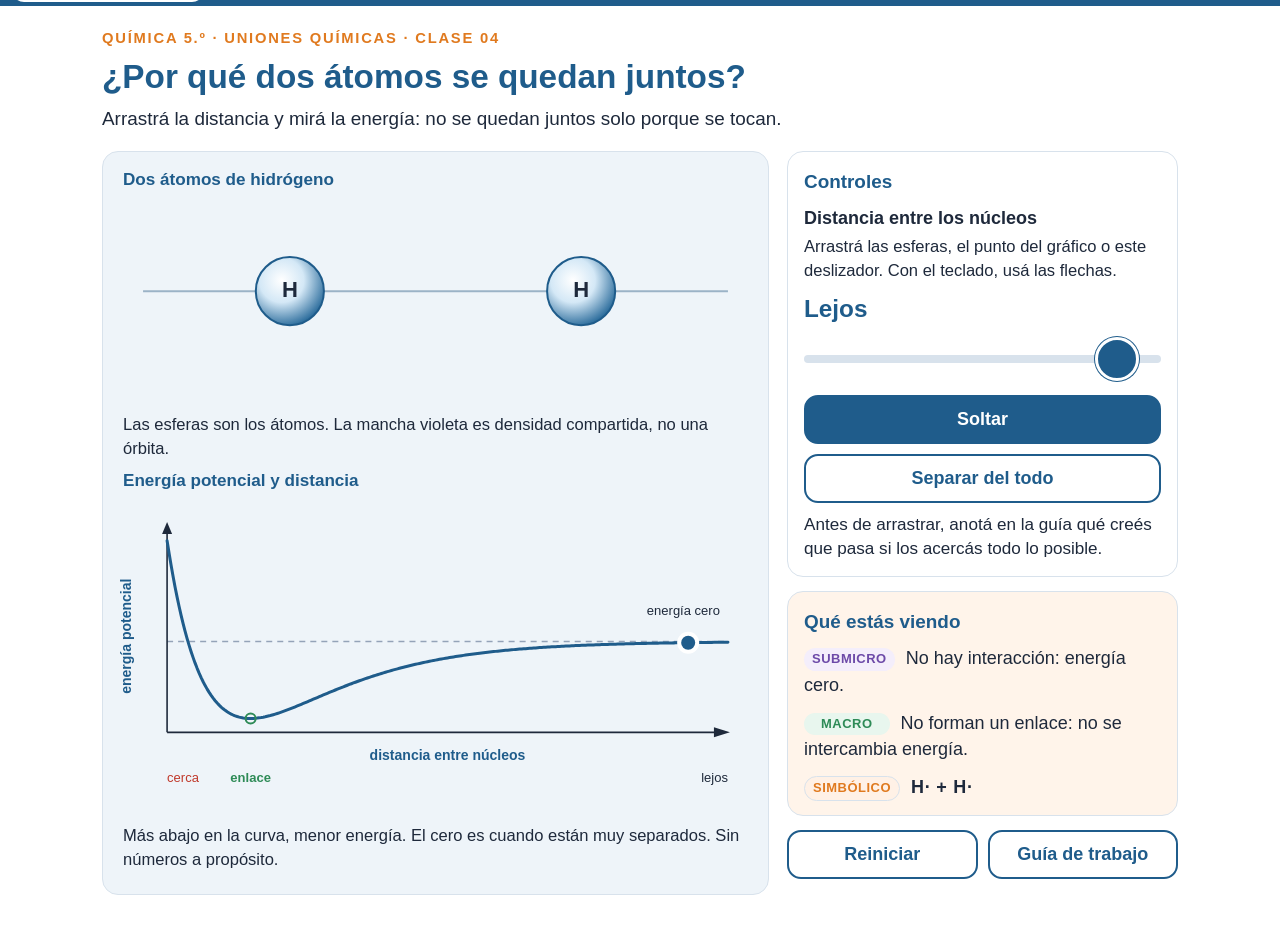
<file: simuladores/sim-c04-energia-enlace/index.html>
<!DOCTYPE html>
<html lang="es-AR">
<head>
<meta charset="utf-8">
<meta name="viewport" content="width=device-width, initial-scale=1">
<meta name="color-scheme" content="light">
<title>¿Por qué dos átomos se quedan juntos?</title>
<style>
  :root {
    --azul: #1F5C8B;
    --texto: #1E293B;
    --acento: #E07A1F;
    --ok: #2E8B57;
    --error: #C0392B;
    --panel: #EEF4F9;
    --borde: #D8E2EC;
    --viendo: #FFF4EA;
    --violeta: #6D4AA8;
    --radio: 16px;
  }

  * { box-sizing: border-box; }

  html, body {
    margin: 0;
    padding: 0;
    background: #FFFFFF;
    color: var(--texto);
    font-family: Arial, Helvetica, sans-serif;
    font-size: 18px;
    line-height: 1.45;
  }

  body { min-height: 100%; }

  .barra {
    height: 6px;
    background: var(--azul);
  }

  .pagina {
    max-width: 1120px;
    margin: 0 auto;
    padding: 22px 22px 36px;
  }

  .skip {
    position: absolute;
    left: 12px;
    top: -40px;
    background: #FFFFFF;
    color: var(--azul);
    padding: 8px 12px;
    border-radius: 12px;
    z-index: 5;
  }

  .skip:focus { top: 12px; }

  .kicker {
    margin: 0 0 8px;
    color: var(--acento);
    font-size: 0.82rem;
    font-weight: 700;
    letter-spacing: 0.12em;
    text-transform: uppercase;
  }

  h1 {
    margin: 0 0 8px;
    color: var(--azul);
    font-size: 1.85rem;
    line-height: 1.2;
    font-weight: 700;
  }

  .consigna {
    margin: 0 0 18px;
    font-size: 1.05rem;
  }

  .layout {
    display: grid;
    grid-template-columns: minmax(0, 1.45fr) minmax(280px, 0.85fr);
    gap: 18px;
    align-items: start;
  }

  .sim, .controles, .viendo, .guia-caja {
    border: 1px solid var(--borde);
    border-radius: var(--radio);
  }

  .sim {
    background: var(--panel);
    padding: 12px 12px 14px;
  }

  .bloque-titulo {
    margin: 4px 8px 2px;
    color: var(--azul);
    font-size: 0.95rem;
    font-weight: 700;
  }

  svg { display: block; width: 100%; height: auto; touch-action: none; user-select: none; }

  #atomos, #grafico { cursor: ew-resize; }

  .nota {
    margin: 4px 8px 8px;
    font-size: 0.92rem;
  }

  .lado { display: flex; flex-direction: column; gap: 14px; }

  .controles, .viendo { background: #FFFFFF; padding: 16px 16px 14px; }

  .viendo { background: var(--viendo); }

  h2 {
    margin: 0 0 10px;
    color: var(--azul);
    font-size: 1.05rem;
  }

  label { display: block; font-weight: 700; margin-bottom: 4px; }

  .ayuda {
    margin: 0 0 8px;
    font-size: 0.92rem;
  }

  .estado {
    margin: 0 0 8px;
    font-size: 1.35rem;
    font-weight: 700;
    color: var(--azul);
    min-height: 1.3em;
  }

  .estado[data-zone="acercando"] { color: var(--acento); }
  .estado[data-zone="minimo"] { color: var(--ok); }
  .estado[data-zone="cerca"] { color: var(--error); }

  input[type="range"] {
    -webkit-appearance: none;
    appearance: none;
    width: 100%;
    height: 48px;
    margin: 0 0 12px;
    background: transparent;
    cursor: pointer;
  }

  input[type="range"]:focus { outline: none; }

  input[type="range"]:focus-visible {
    outline: 3px solid var(--azul);
    outline-offset: 3px;
    border-radius: 12px;
  }

  input[type="range"]::-webkit-slider-runnable-track {
    height: 8px;
    background: var(--borde);
    border-radius: 999px;
  }

  input[type="range"]::-webkit-slider-thumb {
    -webkit-appearance: none;
    appearance: none;
    width: 44px;
    height: 44px;
    margin-top: -18px;
    border-radius: 50%;
    background: var(--azul);
    border: 3px solid #FFFFFF;
    box-shadow: 0 0 0 1px var(--azul);
  }

  input[type="range"]::-moz-range-track {
    height: 8px;
    background: var(--borde);
    border-radius: 999px;
  }

  input[type="range"]::-moz-range-thumb {
    width: 44px;
    height: 44px;
    border-radius: 50%;
    background: var(--azul);
    border: 3px solid #FFFFFF;
    box-shadow: 0 0 0 1px var(--azul);
  }

  .botones { display: flex; flex-direction: column; gap: 10px; }

  button {
    font-family: Arial, Helvetica, sans-serif;
    font-size: 1rem;
    font-weight: 700;
    min-height: 48px;
    padding: 12px 16px;
    border-radius: 14px;
    cursor: pointer;
  }

  button:focus-visible {
    outline: 3px solid var(--azul);
    outline-offset: 3px;
  }

  .primario {
    background: var(--azul);
    color: #FFFFFF;
    border: 2px solid var(--azul);
  }

  .primario:hover { background: #18486e; border-color: #18486e; }

  .secundario {
    background: #FFFFFF;
    color: var(--azul);
    border: 2px solid var(--azul);
  }

  .secundario:hover { background: var(--panel); }

  .fila-botones { display: flex; gap: 10px; }

  .fila-botones button { flex: 1; }

  .tip {
    margin: 10px 0 0;
    font-size: 0.95rem;
    color: var(--texto);
  }

  .viendo p { margin: 0 0 12px; }

  .viendo p:last-child { margin-bottom: 0; }

  .tag {
    display: inline-block;
    min-width: 6.6em;
    margin-right: 6px;
    padding: 2px 8px;
    border-radius: 999px;
    font-size: 0.72rem;
    font-weight: 700;
    letter-spacing: 0.04em;
    text-transform: uppercase;
    text-align: center;
    vertical-align: middle;
  }

  .tag.sub { color: var(--violeta); background: #f4eefb; }
  .tag.mac { color: var(--ok); background: #e8f6ee; }
  .tag.sim { color: var(--acento); background: #fff1e6; }

  .simbolo { font-weight: 700; letter-spacing: 0.04em; }

  dialog {
    border: none;
    border-radius: 18px;
    padding: 0;
    width: min(680px, calc(100% - 24px));
    max-height: min(92vh, 900px);
    color: var(--texto);
    background: #FFFFFF;
    box-shadow: 0 18px 48px rgba(30, 41, 59, 0.2);
  }

  dialog::backdrop { background: rgba(30, 41, 59, 0.45); }

  .guia-top {
    display: flex;
    justify-content: space-between;
    align-items: flex-start;
    gap: 12px;
    padding: 18px 18px 8px;
  }

  .guia-top h2 { margin: 0; font-size: 1.35rem; }

  .guia-kicker {
    margin: 0 0 4px;
    color: var(--acento);
    font-size: 0.78rem;
    font-weight: 700;
    letter-spacing: 0.08em;
    text-transform: uppercase;
  }

  .cerrar {
    min-width: 48px;
    min-height: 48px;
    padding: 0 14px;
  }

  .guia-body { padding: 0 18px 18px; overflow: auto; max-height: calc(92vh - 96px); }

  .datos {
    display: flex;
    flex-wrap: wrap;
    gap: 8px 18px;
    margin: 0 0 8px;
  }

  .datos span {
    border-bottom: 1px solid var(--texto);
    min-width: 10em;
    display: inline-block;
  }

  ol { margin: 8px 0 0; padding-left: 1.2em; }

  li { margin: 0 0 14px; }

  .tipo {
    display: block;
    margin-bottom: 2px;
    color: var(--azul);
    font-size: 0.78rem;
    font-weight: 700;
    letter-spacing: 0.06em;
    text-transform: uppercase;
  }

  .tipo.antes { color: var(--acento); }

  .linea {
    border-bottom: 1px solid var(--borde);
    height: 1.8em;
  }

  .guia-acciones { display: flex; gap: 10px; margin-top: 8px; }

  .sr-only {
    position: absolute;
    width: 1px;
    height: 1px;
    padding: 0;
    margin: -1px;
    overflow: hidden;
    clip: rect(0, 0, 0, 0);
    white-space: nowrap;
    border: 0;
  }

  @media (max-width: 800px) {
    .pagina { padding: 16px 14px 28px; }
    h1 { font-size: 1.45rem; }
    .layout { grid-template-columns: 1fr; }
    .fila-botones, .guia-acciones { flex-direction: column; }
  }

  @media (prefers-reduced-motion: reduce) {
    * { animation: none !important; transition: none !important; }
  }

  @media print {
    .barra, .skip, .layout, .consigna, h1, .kicker, .no-print { display: none !important; }
    body { background: #FFFFFF; }
    dialog, dialog[open] {
      display: block !important;
      position: static !important;
      width: 100% !important;
      max-height: none !important;
      box-shadow: none !important;
      overflow: visible !important;
    }
    .guia-body { max-height: none; overflow: visible; }
    .linea { border-bottom: 1px solid #1E293B; height: 2em; }
    .guia-acciones, .cerrar { display: none !important; }
  }
</style>
</head>
<body>
  <a class="skip" href="#controles">Saltar a los controles</a>
  <div class="barra"></div>
  <div class="pagina">
    <p class="kicker">QUÍMICA 5.º · UNIONES QUÍMICAS · CLASE 04</p>
    <h1>¿Por qué dos átomos se quedan juntos?</h1>
    <p class="consigna">Arrastrá la distancia y mirá la energía: no se quedan juntos solo porque se tocan.</p>

    <div class="layout">
      <section class="sim" aria-label="Simulación">
        <h2 class="bloque-titulo">Dos átomos de hidrógeno</h2>
        <svg id="atomos" viewBox="0 0 640 214" role="img" aria-labelledby="atomos-titulo atomos-desc">
          <title id="atomos-titulo">Dos átomos de hidrógeno sobre una línea</title>
          <desc id="atomos-desc">Dos esferas separadas, sin densidad compartida.</desc>
          <line id="eje-atomos" x1="28" y1="96" x2="612" y2="96" stroke="#9bb3c7" stroke-width="2"></line>
          <ellipse id="nube" cx="320" cy="96" rx="40" ry="28" fill="url(#nubeGrad)" opacity="0"></ellipse>
          <text id="nube-texto" x="320" y="168" text-anchor="middle" fill="#6D4AA8" font-size="15" font-family="Arial, Helvetica, sans-serif" opacity="0">densidad electrónica compartida</text>
          <text id="repel-texto" x="320" y="168" text-anchor="middle" fill="#C0392B" font-size="15" font-weight="700" font-family="Arial, Helvetica, sans-serif" opacity="0">los núcleos se repelen</text>
          <circle id="atomo-izq" cx="180" cy="96" r="34" fill="url(#esfera)" stroke="#1F5C8B" stroke-width="2"></circle>
          <circle id="atomo-der" cx="460" cy="96" r="34" fill="url(#esfera)" stroke="#1F5C8B" stroke-width="2"></circle>
          <text id="letra-izq" x="180" y="102" text-anchor="middle" fill="#1E293B" font-size="22" font-weight="700" font-family="Arial, Helvetica, sans-serif">H</text>
          <text id="letra-der" x="460" y="102" text-anchor="middle" fill="#1E293B" font-size="22" font-weight="700" font-family="Arial, Helvetica, sans-serif">H</text>
          <defs>
            <radialGradient id="esfera" cx="38%" cy="34%" r="68%">
              <stop offset="0%" stop-color="#ffffff"></stop>
              <stop offset="48%" stop-color="#d4e8f6"></stop>
              <stop offset="100%" stop-color="#2f6f9e"></stop>
            </radialGradient>
            <radialGradient id="esfera-caliente" cx="38%" cy="34%" r="68%">
              <stop offset="0%" stop-color="#fff6f4"></stop>
              <stop offset="45%" stop-color="#f3c2b8"></stop>
              <stop offset="100%" stop-color="#C0392B"></stop>
            </radialGradient>
            <radialGradient id="nubeGrad" cx="50%" cy="50%" r="50%">
              <stop offset="0%" stop-color="#6D4AA8" stop-opacity="0.72"></stop>
              <stop offset="70%" stop-color="#6D4AA8" stop-opacity="0.28"></stop>
              <stop offset="100%" stop-color="#6D4AA8" stop-opacity="0"></stop>
            </radialGradient>
          </defs>
        </svg>
        <p class="nota">Las esferas son los átomos. La mancha violeta es densidad compartida, no una órbita.</p>

        <h2 class="bloque-titulo">Energía potencial y distancia</h2>
        <svg id="grafico" viewBox="0 0 640 324" role="img" aria-labelledby="grafico-titulo grafico-desc">
          <title id="grafico-titulo">Energía potencial en función de la distancia</title>
          <desc id="grafico-desc">Curva cualitativa, sin números. El punto sigue la distancia actual.</desc>
          <line id="cero" stroke="#94a3b8" stroke-width="1.5" stroke-dasharray="6 5"></line>
          <line id="eje-y" stroke="#1E293B" stroke-width="1.6"></line>
          <line id="eje-x" stroke="#1E293B" stroke-width="1.6"></line>
          <polygon id="punta-y" fill="#1E293B"></polygon>
          <polygon id="punta-x" fill="#1E293B"></polygon>
          <path id="curva" fill="none" stroke="#1F5C8B" stroke-width="3" stroke-linejoin="round" stroke-linecap="round"></path>
          <circle id="hito" r="5" fill="none" stroke="#2E8B57" stroke-width="2"></circle>
          <text id="hito-texto" fill="#2E8B57" font-size="13" font-weight="700" font-family="Arial, Helvetica, sans-serif"></text>
          <g id="flecha" visibility="hidden">
            <line id="flecha-linea" stroke="#E07A1F" stroke-width="3" marker-end="url(#punta-flecha)"></line>
            <rect id="flecha-caja" rx="12" ry="12" fill="#FFF4EA" stroke="#E07A1F" stroke-width="1.5"></rect>
            <text id="flecha-texto" fill="#1E293B" font-size="15" font-family="Arial, Helvetica, sans-serif">
              <tspan id="flecha-l1" font-weight="700">Hay que ENTREGAR energía</tspan>
              <tspan id="flecha-l2">para romper el enlace.</tspan>
            </text>
          </g>
          <circle id="halo" r="11" fill="#FFFFFF" stroke="none"></circle>
          <circle id="punto" r="7" fill="#1F5C8B"></circle>
          <text id="cero-texto" fill="#1E293B" font-size="13" font-family="Arial, Helvetica, sans-serif" text-anchor="end">energía cero</text>
          <text id="y-titulo" fill="#1F5C8B" font-size="14" font-weight="700" font-family="Arial, Helvetica, sans-serif" text-anchor="middle">energía potencial</text>
          <text id="x-titulo" fill="#1F5C8B" font-size="14" font-weight="700" font-family="Arial, Helvetica, sans-serif" text-anchor="middle">distancia entre núcleos</text>
          <text id="zona-cerca" fill="#C0392B" font-size="13" font-family="Arial, Helvetica, sans-serif" text-anchor="start">cerca</text>
          <text id="zona-enlace" fill="#2E8B57" font-size="13" font-weight="700" font-family="Arial, Helvetica, sans-serif" text-anchor="middle">enlace</text>
          <text id="zona-lejos" fill="#1E293B" font-size="13" font-family="Arial, Helvetica, sans-serif" text-anchor="end">lejos</text>
          <defs>
            <marker id="punta-flecha" markerWidth="10" markerHeight="8" refX="9" refY="4" orient="auto">
              <polygon points="0,0 10,4 0,8" fill="#E07A1F"></polygon>
            </marker>
          </defs>
        </svg>
        <p class="nota">Más abajo en la curva, menor energía. El cero es cuando están muy separados. Sin números a propósito.</p>
      </section>

      <div class="lado">
        <section class="controles" id="controles" aria-labelledby="controles-titulo">
          <h2 id="controles-titulo">Controles</h2>
          <label for="distancia">Distancia entre los núcleos</label>
          <p class="ayuda" id="distancia-ayuda">Arrastrá las esferas, el punto del gráfico o este deslizador. Con el teclado, usá las flechas.</p>
          <p class="estado" id="estado" data-zone="lejos">Lejos</p>
          <input id="distancia" type="range" min="0" max="1000" value="900" step="1" aria-describedby="distancia-ayuda" aria-valuemin="0" aria-valuemax="1000" aria-valuenow="900" aria-valuetext="Lejos. No hay interacción.">
          <div class="botones">
            <button type="button" class="primario" id="soltar">Soltar</button>
            <button type="button" class="secundario" id="separar">Separar del todo</button>
          </div>
          <p class="tip" id="tip">Antes de arrastrar, anotá en la guía qué creés que pasa si los acercás todo lo posible.</p>
        </section>

        <section class="viendo" aria-labelledby="viendo-titulo" aria-live="polite">
          <h2 id="viendo-titulo">Qué estás viendo</h2>
          <p><span class="tag sub">Submicro</span> <span id="linea-sub">No hay interacción: energía cero.</span></p>
          <p><span class="tag mac">Macro</span> <span id="linea-mac">No forman un enlace: no se intercambia energía.</span></p>
          <p><span class="tag sim">Simbólico</span> <span class="simbolo" id="linea-sim">H· &nbsp;+&nbsp; H·</span></p>
        </section>

        <div class="fila-botones">
          <button type="button" class="secundario" id="reiniciar">Reiniciar</button>
          <button type="button" class="secundario" id="abrir-guia">Guía de trabajo</button>
        </div>
      </div>
    </div>
  </div>

  <p id="aviso-flecha" class="sr-only" aria-live="polite"></p>

  <dialog id="guia" aria-labelledby="guia-titulo">
    <div class="guia-top">
      <div>
        <p class="guia-kicker">Química 5.º · Uniones químicas · Clase 04</p>
        <h2 id="guia-titulo">Guía de trabajo</h2>
      </div>
      <button type="button" class="secundario cerrar no-print" id="cerrar-guia">Cerrar</button>
    </div>
    <div class="guia-body">
      <p class="datos"><strong>Nombre:</strong> <span>&nbsp;</span> <strong>Curso:</strong> <span>&nbsp;</span></p>
      <p>Respondé en orden. La pregunta 1 es una predicción: anotala antes de mover el simulador.</p>
      <ol>
        <li>
          <span class="tipo antes">Predicción · antes de tocar</span>
          Si acercás los átomos todo lo posible, ¿qué pasa con la energía?
          <div class="linea"></div>
          <div class="linea"></div>
          <div class="linea"></div>
        </li>
        <li>
          <span class="tipo">Observación</span>
          Llevá los átomos desde lejos hasta el mínimo de la curva. ¿La energía sube o baja? ¿Qué aparece entre las esferas?
          <div class="linea"></div>
          <div class="linea"></div>
          <div class="linea"></div>
        </li>
        <li>
          <span class="tipo">Observación</span>
          Apretá «Separar del todo». ¿La flecha indica que se entrega o que se libera energía?
          <div class="linea"></div>
          <div class="linea"></div>
          <div class="linea"></div>
        </li>
        <li>
          <span class="tipo">Explicación</span>
          ¿Romper el enlace libera o absorbe energía? Justificá con el gráfico.
          <div class="linea"></div>
          <div class="linea"></div>
          <div class="linea"></div>
        </li>
        <li>
          <span class="tipo">Transferencia</span>
          Si dos átomos de otro elemento se tocan, ¿eso alcanza para que queden unidos? ¿Qué tendría que mostrar la energía?
          <div class="linea"></div>
          <div class="linea"></div>
          <div class="linea"></div>
        </li>
      </ol>
      <div class="guia-acciones no-print">
        <button type="button" class="primario" id="imprimir">Imprimir guía</button>
      </div>
    </div>
  </dialog>

  <script>
    (function () {
      var R_MIN = 0.58;
      var R_MAX = 3.4;
      var RE = 1;
      var ANCHO = 2.2;
      var R_INICIO = 3.2;
      var RADIO = 34;
      var CY = 96;
      var CX = 320;
      var SEP_MIN = 46;
      var SEP_MAX = 300;

      var G = { x0: 52, x1: 612, y0: 26, y1: 236, eHi: 1.55, eLo: -1.18 };

      if (window.__simCtrl) window.__simCtrl.abort();
      var ctrl = new AbortController();
      window.__simCtrl = ctrl;
      var opt = { signal: ctrl.signal };
      if (window.__simRaf) cancelAnimationFrame(window.__simRaf);

      var reduced = window.matchMedia("(prefers-reduced-motion: reduce)");
      var quieto = reduced.matches;
      reduced.addEventListener("change", function (ev) { quieto = ev.matches; }, opt);

      var slider = document.getElementById("distancia");
      var estado = document.getElementById("estado");
      var lineaSub = document.getElementById("linea-sub");
      var lineaMac = document.getElementById("linea-mac");
      var lineaSim = document.getElementById("linea-sim");
      var tip = document.getElementById("tip");
      var aviso = document.getElementById("aviso-flecha");
      var atomosDesc = document.getElementById("atomos-desc");
      var graficoDesc = document.getElementById("grafico-desc");

      var izq = document.getElementById("atomo-izq");
      var der = document.getElementById("atomo-der");
      var letraI = document.getElementById("letra-izq");
      var letraD = document.getElementById("letra-der");
      var nube = document.getElementById("nube");
      var nubeTexto = document.getElementById("nube-texto");
      var repelTexto = document.getElementById("repel-texto");

      var curva = document.getElementById("curva");
      var punto = document.getElementById("punto");
      var halo = document.getElementById("halo");
      var hito = document.getElementById("hito");
      var hitoTexto = document.getElementById("hito-texto");
      var flecha = document.getElementById("flecha");
      var flechaLinea = document.getElementById("flecha-linea");
      var flechaCaja = document.getElementById("flecha-caja");
      var flechaL1 = document.getElementById("flecha-l1");
      var flechaL2 = document.getElementById("flecha-l2");

      var r = R_INICIO;
      var mostrarFlecha = false;
      var anim = 0;
      var ultimaClave = "";
      var arrastrando = false;

      var TEXTOS = {
        lejos: {
          nombre: "Lejos",
          sub: "No hay interacción: energía cero.",
          mac: "No forman un enlace: no se intercambia energía.",
          sim: "H·  +  H·",
          aria: "Lejos. No hay interacción: energía cero.",
          atomos: "Dos esferas separadas, sin densidad compartida."
        },
        acercando: {
          nombre: "Se están atrayendo",
          sub: "Cada núcleo atrae los electrones del otro: la energía baja.",
          mac: "Al unirse, la energía del par disminuye.",
          sim: "H·  ···  H·",
          aria: "Se están atrayendo. La energía baja.",
          atomos: "Los átomos se acercan. Cada núcleo atrae los electrones del otro."
        },
        minimo: {
          nombre: "Distancia de enlace",
          sub: "Distancia de enlace: menor energía.",
          mac: "Es el arreglo más estable: por eso se quedan juntos.",
          sim: "H—H",
          aria: "Distancia de enlace. Menor energía del par.",
          atomos: "Cerca del mínimo hay una zona sombreada de densidad electrónica compartida entre las esferas."
        },
        cerca: {
          nombre: "Demasiado cerca",
          sub: "Se repelen los núcleos: la energía sube de golpe.",
          mac: "Juntarlos más pide energía; no los une mejor.",
          sim: "H—H demasiado juntos",
          aria: "Demasiado cerca. Los núcleos se repelen y la energía sube.",
          atomos: "Las esferas se superponen. Los núcleos se repelen y no hay densidad compartida estable."
        }
      };

      function energia(rr) {
        var x = 1 - Math.exp(-ANCHO * (rr - RE));
        return x * x - 1;
      }

      function zona(rr) {
        if (rr < 0.78) return "cerca";
        if (rr <= 1.22) return "minimo";
        if (rr <= 2.5) return "acercando";
        return "lejos";
      }

      function acotar(v, a, b) { return Math.max(a, Math.min(b, v)); }

      function sepDe(rr) {
        var t = (rr - R_MIN) / (R_MAX - R_MIN);
        var u = Math.sqrt(acotar(t, 0, 1));
        return SEP_MIN + u * (SEP_MAX - SEP_MIN);
      }

      function rDeSep(sep) {
        var u = (sep - SEP_MIN) / (SEP_MAX - SEP_MIN);
        u = acotar(u, 0, 1);
        return R_MIN + u * u * (R_MAX - R_MIN);
      }

      function xDeR(rr) {
        var t = (rr - R_MIN) / (R_MAX - R_MIN);
        return G.x0 + acotar(t, 0, 1) * (G.x1 - G.x0);
      }

      function rDeX(x) {
        var t = (x - G.x0) / (G.x1 - G.x0);
        return acotar(R_MIN + t * (R_MAX - R_MIN), R_MIN, R_MAX);
      }

      function yDeE(e) {
        var ee = acotar(e, G.eLo, G.eHi);
        return G.y0 + (G.eHi - ee) / (G.eHi - G.eLo) * (G.y1 - G.y0);
      }

      function puntoSvg(svg, clienteX, clienteY) {
        var pt = svg.createSVGPoint();
        pt.x = clienteX;
        pt.y = clienteY;
        var ctm = svg.getScreenCTM();
        if (!ctm) return { x: 0, y: 0 };
        return pt.matrixTransform(ctm.inverse());
      }

      function nubeOpacidad(rr) {
        var d = Math.abs(rr - RE);
        var ancho = 0.2;
        if (d >= ancho) return 0;
        var u = 1 - d / ancho;
        return 0.25 + u * u * 0.75;
      }

      function cancelar() { anim += 1; }

      function ocultarTip() { tip.hidden = true; }

      function syncSlider() {
        var v = Math.round((r - R_MIN) / (R_MAX - R_MIN) * 1000);
        slider.value = String(v);
        slider.setAttribute("aria-valuenow", String(v));
        slider.setAttribute("aria-valuetext", TEXTOS[zona(r)].aria);
      }

      function armarCurva() {
        var d = "";
        var empezado = false;
        var n = 280;
        var i, rr, e, x, y;
        for (i = 0; i <= n; i += 1) {
          rr = R_MIN + (i / n) * (R_MAX - R_MIN);
          e = energia(rr);
          if (e > G.eHi) {
            empezado = false;
            continue;
          }
          x = xDeR(rr);
          y = yDeE(e);
          d += (empezado ? "L" : "M") + x.toFixed(2) + " " + y.toFixed(2) + " ";
          empezado = true;
        }
        curva.setAttribute("d", d);
      }

      function armarEjes() {
        var y0 = yDeE(0);
        var xRe = xDeR(RE);
        var yMin = yDeE(energia(RE));
        document.getElementById("cero").setAttribute("x1", G.x0);
        document.getElementById("cero").setAttribute("x2", G.x1);
        document.getElementById("cero").setAttribute("y1", y0);
        document.getElementById("cero").setAttribute("y2", y0);
        document.getElementById("eje-y").setAttribute("x1", G.x0);
        document.getElementById("eje-y").setAttribute("x2", G.x0);
        document.getElementById("eje-y").setAttribute("y1", G.y1);
        document.getElementById("eje-y").setAttribute("y2", G.y0 + 10);
        document.getElementById("eje-x").setAttribute("x1", G.x0);
        document.getElementById("eje-x").setAttribute("x2", G.x1 - 8);
        document.getElementById("eje-x").setAttribute("y1", G.y1);
        document.getElementById("eje-x").setAttribute("y2", G.y1);
        document.getElementById("punta-y").setAttribute("points",
          (G.x0 - 5) + "," + (G.y0 + 12) + " " + G.x0 + "," + G.y0 + " " + (G.x0 + 5) + "," + (G.y0 + 12));
        document.getElementById("punta-x").setAttribute("points",
          (G.x1 - 14) + "," + (G.y1 - 5) + " " + (G.x1 + 2) + "," + G.y1 + " " + (G.x1 - 14) + "," + (G.y1 + 5));

        document.getElementById("cero-texto").setAttribute("x", G.x1 - 8);
        document.getElementById("cero-texto").setAttribute("y", y0 - 26);
        document.getElementById("y-titulo").setAttribute("transform", "translate(16,140) rotate(-90)");
        document.getElementById("x-titulo").setAttribute("x", (G.x0 + G.x1) / 2);
        document.getElementById("x-titulo").setAttribute("y", G.y1 + 28);
        document.getElementById("zona-cerca").setAttribute("x", G.x0);
        document.getElementById("zona-cerca").setAttribute("y", G.y1 + 50);
        document.getElementById("zona-enlace").setAttribute("x", xRe);
        document.getElementById("zona-enlace").setAttribute("y", G.y1 + 50);
        document.getElementById("zona-lejos").setAttribute("x", G.x1);
        document.getElementById("zona-lejos").setAttribute("y", G.y1 + 50);

        hito.setAttribute("cx", xRe);
        hito.setAttribute("cy", yMin);
        hitoTexto.setAttribute("x", xRe + 12);
        hitoTexto.setAttribute("y", yMin - 12);

        flechaLinea.setAttribute("x1", xRe);
        flechaLinea.setAttribute("x2", xRe);
        flechaLinea.setAttribute("y1", yMin - 4);
        flechaLinea.setAttribute("y2", y0 + 4);
        var cajaX = xRe + 18;
        var cajaY = y0 - 72;
        flechaCaja.setAttribute("x", cajaX);
        flechaCaja.setAttribute("y", cajaY);
        flechaCaja.setAttribute("width", 268);
        flechaCaja.setAttribute("height", 50);
        flechaL1.setAttribute("x", cajaX + 12);
        flechaL1.setAttribute("y", cajaY + 22);
        flechaL2.setAttribute("x", cajaX + 12);
        flechaL2.setAttribute("y", cajaY + 40);
      }

      function ponerTextos(z) {
        var t = TEXTOS[z];
        var clave = z + (mostrarFlecha ? "-f" : "");
        estado.textContent = t.nombre;
        estado.dataset.zone = z;
        if (clave === ultimaClave) return;
        ultimaClave = clave;
        lineaSub.textContent = t.sub;
        lineaMac.textContent = t.mac;
        lineaSim.textContent = t.sim;
        atomosDesc.textContent = t.atomos;
        var extra = mostrarFlecha ? " La flecha muestra que hay que entregar energía para romper el enlace." : "";
        graficoDesc.textContent = "Curva cualitativa de energía potencial, sin números. " + t.aria + extra;
        aviso.textContent = mostrarFlecha ? "Hay que entregar energía para romper el enlace." : "";
      }

      function dibujar() {
        var sep = sepDe(r);
        var medio = sep / 2;
        var x1 = CX - medio;
        var x2 = CX + medio;
        var z = zona(r);
        var caliente = z === "cerca";
        var relleno = caliente ? "url(#esfera-caliente)" : "url(#esfera)";
        var borde = caliente ? "#C0392B" : "#1F5C8B";

        izq.setAttribute("cx", x1);
        der.setAttribute("cx", x2);
        izq.setAttribute("fill", relleno);
        der.setAttribute("fill", relleno);
        izq.setAttribute("stroke", borde);
        der.setAttribute("stroke", borde);
        letraI.setAttribute("x", x1);
        letraD.setAttribute("x", x2);

        var op = nubeOpacidad(r);
        var rx = Math.max(16, medio - RADIO * 0.28);
        nube.setAttribute("rx", rx);
        nube.setAttribute("opacity", op.toFixed(3));
        nubeTexto.setAttribute("opacity", op > 0.2 ? "1" : "0");
        repelTexto.setAttribute("opacity", caliente ? "1" : "0");

        var e = energia(r);
        var px = xDeR(r);
        var py = yDeE(e);
        halo.setAttribute("cx", px);
        halo.setAttribute("cy", py);
        punto.setAttribute("cx", px);
        punto.setAttribute("cy", py);
        var color = z === "minimo" ? "#2E8B57" : z === "cerca" ? "#C0392B" : z === "acercando" ? "#E07A1F" : "#1F5C8B";
        punto.setAttribute("fill", color);
        flecha.setAttribute("visibility", mostrarFlecha ? "visible" : "hidden");

        ponerTextos(z);
        syncSlider();
      }

      function irAnimado(destino, duracion, alFinal) {
        cancelar();
        var token = anim;
        if (quieto) {
          r = destino;
          if (alFinal) alFinal();
          dibujar();
          return;
        }
        var desde = r;
        var t0 = performance.now();
        function frame(ahora) {
          if (token !== anim) return;
          var t = Math.min(1, (ahora - t0) / duracion);
          var s = 1 - Math.pow(1 - t, 3);
          r = desde + (destino - desde) * s;
          dibujar();
          if (t < 1) window.__simRaf = requestAnimationFrame(frame);
          else {
            r = destino;
            if (alFinal) alFinal();
            dibujar();
          }
        }
        window.__simRaf = requestAnimationFrame(frame);
      }

      function soltar() {
        ocultarTip();
        mostrarFlecha = false;
        aviso.textContent = "";
        ultimaClave = "";
        irAnimado(RE, 900, null);
      }

      function separar() {
        ocultarTip();
        mostrarFlecha = true;
        ultimaClave = "";
        irAnimado(R_MAX, 1100, null);
      }

      function reiniciar() {
        cancelar();
        mostrarFlecha = false;
        r = R_INICIO;
        tip.hidden = false;
        ultimaClave = "";
        aviso.textContent = "";
        dibujar();
      }

      function desdePunteroAtomos(ev) {
        var p = puntoSvg(document.getElementById("atomos"), ev.clientX, ev.clientY);
        r = rDeSep(Math.abs(p.x - CX) * 2);
        dibujar();
      }

      function desdePunteroGrafico(ev) {
        var p = puntoSvg(document.getElementById("grafico"), ev.clientX, ev.clientY);
        r = rDeX(p.x);
        dibujar();
      }

      function enganchar(svg, aplicar) {
        svg.addEventListener("pointerdown", function (ev) {
          if (ev.button !== undefined && ev.button !== 0) return;
          arrastrando = true;
          cancelar();
          ocultarTip();
          svg.setPointerCapture(ev.pointerId);
          aplicar(ev);
        }, opt);
        svg.addEventListener("pointermove", function (ev) {
          if (!arrastrando) return;
          aplicar(ev);
        }, opt);
        function soltarPuntero() { arrastrando = false; }
        svg.addEventListener("pointerup", soltarPuntero, opt);
        svg.addEventListener("pointercancel", soltarPuntero, opt);
      }

      slider.addEventListener("input", function () {
        cancelar();
        ocultarTip();
        r = R_MIN + (Number(slider.value) / 1000) * (R_MAX - R_MIN);
        dibujar();
      }, opt);

      document.getElementById("soltar").addEventListener("click", soltar, opt);
      document.getElementById("separar").addEventListener("click", separar, opt);
      document.getElementById("reiniciar").addEventListener("click", reiniciar, opt);

      var guia = document.getElementById("guia");
      var abrir = document.getElementById("abrir-guia");
      document.getElementById("abrir-guia").addEventListener("click", function () { guia.showModal(); }, opt);
      document.getElementById("cerrar-guia").addEventListener("click", function () { guia.close(); }, opt);
      document.getElementById("imprimir").addEventListener("click", function () { window.print(); }, opt);
      guia.addEventListener("click", function (ev) {
        if (ev.target === guia) guia.close();
      }, opt);
      guia.addEventListener("close", function () { abrir.focus(); }, opt);

      enganchar(document.getElementById("atomos"), desdePunteroAtomos);
      enganchar(document.getElementById("grafico"), desdePunteroGrafico);

      armarCurva();
      armarEjes();
      dibujar();
    })();
  </script>
</body>
</html>
<!--
Datos usados
- No se adjuntó el JSON de Chang (12.ª ed.). Por eso no hay longitud de enlace ni entalpía del H–H:
  no salen de ninguna figura ni tabla, y los ejes del gráfico no tienen números.
- La curva es solo cualitativa (pozo: energía de referencia nula con los átomos muy separados,
  mínimo en la distancia de enlace, subida brusca si los núcleos se acercan demasiado).
  El ancho del pozo es un parámetro de dibujo, no un dato experimental.
- No se usa diferencia de electronegatividad ni un corte numérico de ionicidad.
-->
</file>
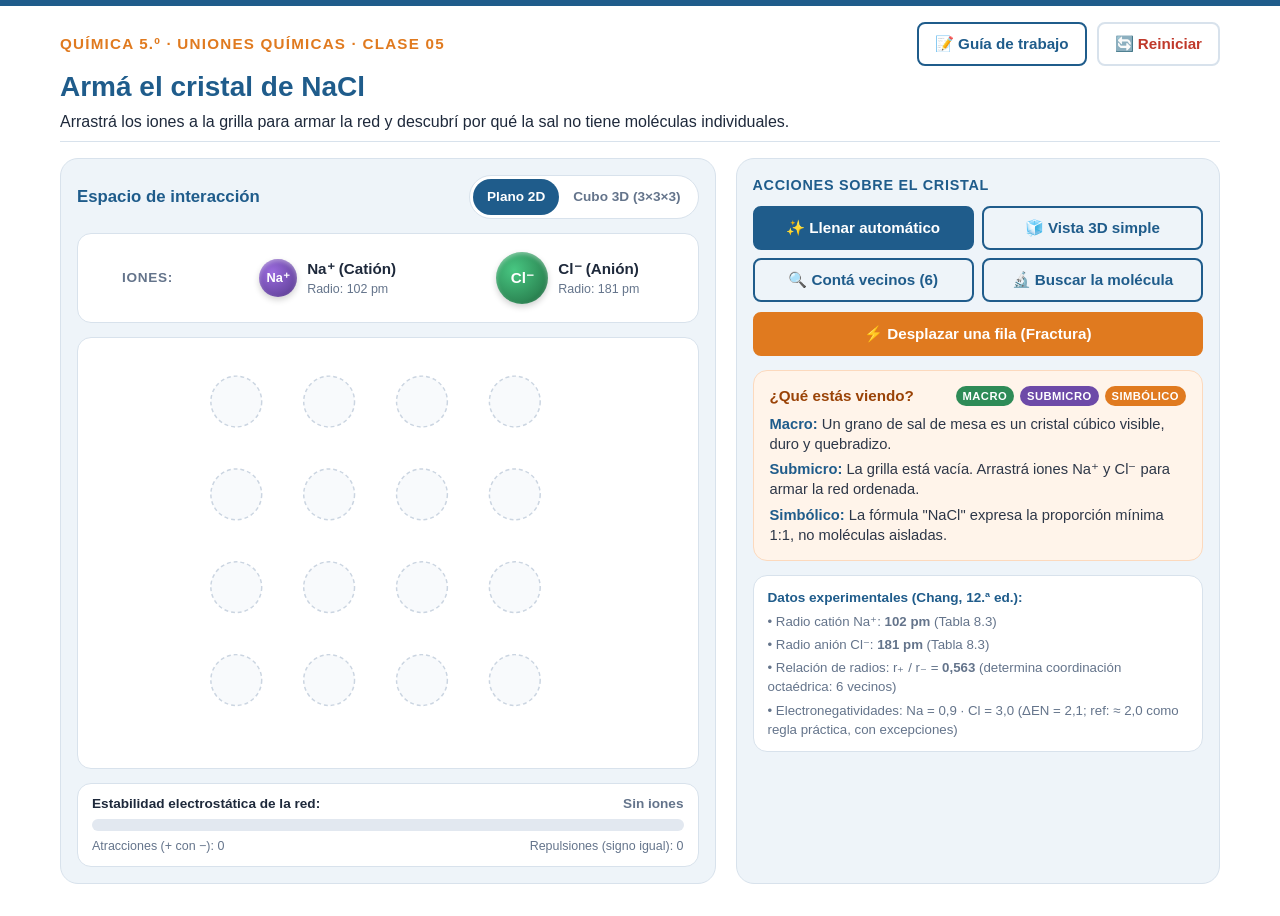
<file: simuladores/sim-c05-red-ionica/index.html>
<!doctype html>
<html lang="es-AR">
<head>
  <meta charset="UTF-8" />
  <meta name="viewport" content="width=device-width, initial-scale=1.0" />
  <title>Armá el cristal de NaCl · Química 5.º</title>
  <meta name="description" content="Simulador educativo de la red cristalina del cloruro de sodio (NaCl), coordinación iónica y estabilidad para secundaria." />
  <style>
    /* RESET & VARIABLES BASE */
    *, *::before, *::after {
      box-sizing: border-box;
      margin: 0;
      padding: 0;
    }

    :root {
      --bg: #FFFFFF;
      --title: #1F5C8B;
      --text: #1E293B;
      --text-muted: #64748B;
      --accent: #E07A1F;
      --accent-hover: #C56515;
      --success: #2E8B57;
      --error: #C0392B;
      --panel: #EEF4F9;
      --panel-see: #FFF4EA;
      --border: #D8E2EC;
      --submicro: #6D4AA8;
      --radius: 14px;
      --radius-sm: 8px;
      --radius-lg: 18px;
    }

    body {
      font-family: Arial, sans-serif;
      background-color: var(--bg);
      color: var(--text);
      line-height: 1.45;
      min-height: 100vh;
      display: flex;
      flex-direction: column;
    }

    /* BARRA SUPERIOR AZUL DE 6PX */
    .top-bar {
      height: 6px;
      background-color: var(--title);
      width: 100%;
      flex-shrink: 0;
    }

    /* CONTENEDOR PRINCIPAL */
    .app-container {
      width: 100%;
      max-width: 1200px;
      margin: 0 auto;
      padding: 16px 20px 32px 20px;
      display: flex;
      flex-direction: column;
      gap: 16px;
      flex: 1;
    }

    /* ENCABEZADO */
    header {
      display: flex;
      flex-direction: column;
      gap: 4px;
      padding-bottom: 8px;
      border-bottom: 1px solid var(--border);
    }

    .header-top {
      display: flex;
      justify-content: space-between;
      align-items: center;
      flex-wrap: wrap;
      gap: 10px;
    }

    .topic-tag {
      font-variant: small-caps;
      color: var(--accent);
      font-weight: 700;
      font-size: 0.95rem;
      letter-spacing: 0.08em;
    }

    .header-actions {
      display: flex;
      gap: 10px;
    }

    h1 {
      color: var(--title);
      font-size: 1.75rem;
      font-weight: 700;
      line-height: 1.2;
    }

    .prompt-line {
      color: var(--text);
      font-size: 1rem;
      margin-top: 2px;
    }

    /* BOTONES */
    button {
      font-family: Arial, sans-serif;
      font-size: 0.95rem;
      font-weight: 600;
      cursor: pointer;
      border-radius: var(--radius-sm);
      min-height: 44px;
      min-width: 44px;
      padding: 8px 16px;
      display: inline-flex;
      align-items: center;
      justify-content: center;
      gap: 8px;
      transition: background-color 0.2s, color 0.2s, border-color 0.2s, transform 0.1s;
      outline-offset: 2px;
    }

    button:focus-visible {
      outline: 3px solid var(--accent);
    }

    .btn-primary {
      background-color: var(--title);
      color: #FFFFFF;
      border: 2px solid var(--title);
    }
    .btn-primary:hover {
      background-color: #174569;
      border-color: #174569;
    }

    .btn-secondary {
      background-color: transparent;
      color: var(--title);
      border: 2px solid var(--title);
    }
    .btn-secondary:hover {
      background-color: #EEF4F9;
    }

    .btn-accent {
      background-color: var(--accent);
      color: #FFFFFF;
      border: 2px solid var(--accent);
    }
    .btn-accent:hover {
      background-color: var(--accent-hover);
      border-color: var(--accent-hover);
    }

    .btn-outline-danger {
      background-color: transparent;
      color: var(--error);
      border: 2px solid var(--border);
    }
    .btn-outline-danger:hover {
      border-color: var(--error);
      background-color: #FDEDEC;
    }

    /* LAYOUT PRINCIPAL DE 2 COLUMNAS */
    .main-grid {
      display: grid;
      grid-template-columns: 1fr;
      gap: 20px;
    }

    @media (min-width: 860px) {
      .main-grid {
        grid-template-columns: 1.15fr 0.85fr;
      }
    }

    /* PANELES GENERALES */
    .sim-panel, .controls-panel {
      background-color: var(--panel);
      border: 1px solid var(--border);
      border-radius: var(--radius-lg);
      padding: 16px;
      display: flex;
      flex-direction: column;
      gap: 14px;
    }

    /* ZONA DE SIMULACIÓN */
    .sim-panel-header {
      display: flex;
      justify-content: space-between;
      align-items: center;
      flex-wrap: wrap;
      gap: 8px;
    }

    .sim-panel-title {
      font-size: 1.05rem;
      font-weight: 700;
      color: var(--title);
    }

    .view-toggle {
      display: flex;
      background: #FFFFFF;
      border: 1px solid var(--border);
      border-radius: 24px;
      padding: 3px;
    }

    .view-toggle button {
      border: none;
      background: transparent;
      padding: 6px 14px;
      min-height: 36px;
      border-radius: 20px;
      font-size: 0.85rem;
      font-weight: 600;
      color: var(--text-muted);
    }

    .view-toggle button.active {
      background-color: var(--title);
      color: #FFFFFF;
    }

    /* BANDEJA DE DISPENSACIÓN DE IONES */
    .ion-tray {
      background-color: #FFFFFF;
      border: 1px solid var(--border);
      border-radius: var(--radius);
      padding: 10px 14px;
      display: flex;
      align-items: center;
      justify-content: space-around;
      gap: 12px;
      flex-wrap: wrap;
    }

    .tray-label {
      font-size: 0.85rem;
      font-weight: 700;
      color: var(--text-muted);
      text-transform: uppercase;
      letter-spacing: 0.05em;
    }

    .ion-source {
      display: flex;
      align-items: center;
      gap: 10px;
      cursor: grab;
      user-select: none;
      padding: 6px 12px;
      border-radius: var(--radius-sm);
      border: 2px dashed transparent;
      touch-action: none;
    }

    .ion-source:focus-visible, .ion-source.selected {
      border-color: var(--accent);
      background-color: #FFF8F0;
    }

    .ion-badge {
      display: inline-flex;
      align-items: center;
      justify-content: center;
      border-radius: 50%;
      font-weight: 700;
      color: #FFFFFF;
      box-shadow: 0 3px 6px rgba(0,0,0,0.18), inset 0 2px 4px rgba(255,255,255,0.4);
      position: relative;
    }

    /* Na+ esfera chica violeta (radio Chang: 102 pm) */
    .ion-na {
      width: 38px;
      height: 38px;
      background: radial-gradient(circle at 35% 35%, #9B6BDE 0%, #6D4AA8 65%, #462879 100%);
      font-size: 0.8rem;
    }

    /* Cl- esfera grande verde (radio Chang: 181 pm) */
    .ion-cl {
      width: 52px;
      height: 52px;
      background: radial-gradient(circle at 35% 35%, #48C782 0%, #2E8B57 65%, #185A35 100%);
      font-size: 0.95rem;
    }

    .ion-meta {
      display: flex;
      flex-direction: column;
    }

    .ion-meta strong {
      font-size: 0.95rem;
      color: var(--text);
    }

    .ion-meta span {
      font-size: 0.78rem;
      color: var(--text-muted);
    }

    /* ÁREA DEL CANVAS / SVG */
    .viewport-container {
      background-color: #FFFFFF;
      border: 1px solid var(--border);
      border-radius: var(--radius);
      position: relative;
      overflow: hidden;
      display: flex;
      align-items: center;
      justify-content: center;
      min-height: 380px;
    }

    #svgStage {
      width: 100%;
      height: auto;
      max-height: 430px;
      display: block;
      touch-action: none;
    }

    #canvas3D {
      width: 100%;
      height: 380px;
      display: none;
      cursor: grab;
      touch-action: none;
    }

    #canvas3D:active {
      cursor: grabbing;
    }

    /* INDICADOR DE ROTACIÓN 3D */
    .hint-3d {
      position: absolute;
      bottom: 12px;
      left: 12px;
      background: rgba(255, 255, 255, 0.92);
      border: 1px solid var(--border);
      padding: 6px 12px;
      border-radius: 20px;
      font-size: 0.8rem;
      color: var(--title);
      font-weight: 600;
      pointer-events: none;
      display: none;
    }

    /* ESTABILIDAD DE LA RED */
    .stability-box {
      background-color: #FFFFFF;
      border: 1px solid var(--border);
      border-radius: var(--radius);
      padding: 10px 14px;
      display: flex;
      flex-direction: column;
      gap: 6px;
    }

    .stability-meta {
      display: flex;
      justify-content: space-between;
      font-size: 0.85rem;
      font-weight: 700;
    }

    .stability-track {
      height: 12px;
      background-color: #E2E8F0;
      border-radius: 6px;
      overflow: hidden;
      position: relative;
    }

    .stability-fill {
      height: 100%;
      width: 0%;
      background: linear-gradient(90deg, #E2E8F0, var(--accent), var(--success));
      transition: width 0.35s ease, background-color 0.35s ease;
    }

    .stability-fill.error-state {
      background: var(--error) !important;
    }

    .stability-details {
      display: flex;
      justify-content: space-between;
      font-size: 0.78rem;
      color: var(--text-muted);
    }

    /* ANIMACIÓN DE TEMBLOR (REPULSIÓN) */
    @keyframes shakeAnimation {
      0%, 100% { transform: translate(0, 0); }
      20% { transform: translate(-3.5px, 2.5px); }
      40% { transform: translate(3.5px, -2.5px); }
      60% { transform: translate(-2.5px, -2px); }
      80% { transform: translate(2.5px, 3px); }
    }

    .shake {
      animation: shakeAnimation 0.18s infinite ease-in-out;
      transform-origin: center;
    }

    @media (prefers-reduced-motion: reduce) {
      .shake {
        animation: none !important;
        outline: 3px dashed var(--error) !important;
      }
      .stability-fill, button {
        transition: none !important;
      }
    }

    /* PANEL DERECHO DE CONTROLES */
    .controls-group {
      display: flex;
      flex-direction: column;
      gap: 10px;
    }

    .controls-title {
      font-size: 0.9rem;
      font-weight: 700;
      color: var(--title);
      text-transform: uppercase;
      letter-spacing: 0.05em;
    }

    .button-grid {
      display: grid;
      grid-template-columns: 1fr 1fr;
      gap: 8px;
    }

    @media (max-width: 480px) {
      .button-grid {
        grid-template-columns: 1fr;
      }
    }

    /* PANEL QUÉ ESTÁS VIENDO */
    .seeing-panel {
      background-color: var(--panel-see);
      border: 1px solid #FCD9BD;
      border-radius: var(--radius);
      padding: 14px 16px;
      display: flex;
      flex-direction: column;
      gap: 8px;
    }

    .seeing-header {
      display: flex;
      align-items: center;
      justify-content: space-between;
      flex-wrap: wrap;
      gap: 6px;
    }

    .seeing-title {
      font-size: 0.95rem;
      font-weight: 700;
      color: #9A4307;
    }

    .pill-tags {
      display: flex;
      gap: 6px;
    }

    .tag-badge {
      font-size: 0.7rem;
      font-weight: 700;
      padding: 2px 7px;
      border-radius: 12px;
      color: #FFFFFF;
      text-transform: uppercase;
      letter-spacing: 0.04em;
    }

    .tag-macro { background-color: var(--success); }
    .tag-submicro { background-color: var(--submicro); }
    .tag-symbolic { background-color: var(--accent); }

    .seeing-content {
      font-size: 0.92rem;
      color: #2D3748;
      display: flex;
      flex-direction: column;
      gap: 6px;
      min-height: 48px;
    }

    .seeing-line {
      line-height: 1.35;
    }

    .seeing-line strong {
      color: #1F5C8B;
    }

    /* TARJETA DE DATOS CIENTÍFICOS CHANG */
    .data-card {
      background-color: #FFFFFF;
      border: 1px solid var(--border);
      border-radius: var(--radius);
      padding: 12px 14px;
      font-size: 0.83rem;
      color: var(--text-muted);
      display: flex;
      flex-direction: column;
      gap: 4px;
    }

    .data-card-title {
      font-weight: 700;
      color: var(--title);
      font-size: 0.85rem;
    }

    /* MODAL DE GUÍA DE TRABAJO */
    .modal-overlay {
      position: fixed;
      top: 0;
      left: 0;
      right: 0;
      bottom: 0;
      background-color: rgba(15, 23, 42, 0.6);
      display: none;
      align-items: center;
      justify-content: center;
      padding: 16px;
      z-index: 100;
      backdrop-filter: blur(2px);
    }

    .modal-overlay.open {
      display: flex;
    }

    .modal-sheet {
      background-color: #FFFFFF;
      border-radius: var(--radius-lg);
      width: 100%;
      max-width: 680px;
      max-height: 90vh;
      overflow-y: auto;
      padding: 24px;
      box-shadow: 0 10px 25px rgba(0,0,0,0.25);
      border: 1px solid var(--border);
      display: flex;
      flex-direction: column;
      gap: 16px;
    }

    .modal-header {
      display: flex;
      justify-content: space-between;
      align-items: flex-start;
      border-bottom: 2px solid var(--panel);
      padding-bottom: 12px;
    }

    .modal-title {
      font-size: 1.35rem;
      color: var(--title);
      font-weight: 700;
    }

    .modal-subtitle {
      font-size: 0.85rem;
      color: var(--accent);
      font-weight: 700;
      font-variant: small-caps;
    }

    .question-block {
      background-color: var(--panel);
      border-radius: var(--radius-sm);
      padding: 14px;
      display: flex;
      flex-direction: column;
      gap: 8px;
      border-left: 4px solid var(--title);
    }

    .question-tag {
      font-size: 0.75rem;
      font-weight: 700;
      text-transform: uppercase;
      letter-spacing: 0.05em;
      color: var(--title);
    }

    .question-text {
      font-size: 0.95rem;
      color: var(--text);
      font-weight: 600;
    }

    .question-input {
      width: 100%;
      min-height: 60px;
      padding: 8px 10px;
      border-radius: 6px;
      border: 1px solid var(--border);
      font-family: Arial, sans-serif;
      font-size: 0.88rem;
      resize: vertical;
    }

    .question-input:focus {
      outline: 2px solid var(--title);
    }

    .modal-actions {
      display: flex;
      justify-content: space-between;
      align-items: center;
      gap: 12px;
      padding-top: 10px;
      border-top: 1px solid var(--border);
      flex-wrap: wrap;
    }

    /* ESTILOS DE IMPRESIÓN (CSS @media print) */
    @media print {
      body {
        background: #FFFFFF !important;
        color: #000000 !important;
      }
      .top-bar, header, .main-grid, .modal-actions, .btn-print-hide {
        display: none !important;
      }
      .modal-overlay {
        position: static !important;
        display: block !important;
        background: transparent !important;
        padding: 0 !important;
        backdrop-filter: none !important;
      }
      .modal-sheet {
        box-shadow: none !important;
        border: none !important;
        max-width: 100% !important;
        max-height: none !important;
        padding: 0 !important;
        overflow: visible !important;
      }
      .question-block {
        background: #FFFFFF !important;
        border: 1px solid #CCC !important;
        border-left: 5px solid #1F5C8B !important;
        page-break-inside: avoid;
        margin-bottom: 16px;
      }
      .question-input {
        border: 1px dashed #888 !important;
        background: transparent !important;
        min-height: 80px;
      }
      .print-only-header {
        display: block !important;
        margin-bottom: 20px;
        border-bottom: 2px solid #1F5C8B;
        padding-bottom: 10px;
      }
    }

    .print-only-header {
      display: none;
    }
  </style>
</head>
<body>
  <!-- Barra superior azul de 6px -->
  <div class="top-bar" aria-hidden="true"></div>

  <div class="app-container">
    <!-- ENCABEZADO -->
    <header>
      <div class="header-top">
        <span class="topic-tag">QUÍMICA 5.º · UNIONES QUÍMICAS · CLASE 05</span>
        <div class="header-actions">
          <button type="button" class="btn-secondary" id="btnGuide" aria-label="Abrir guía de trabajo para clase">
            📝 Guía de trabajo
          </button>
          <button type="button" class="btn-outline-danger" id="btnResetTop" aria-label="Reiniciar simulador">
            🔄 Reiniciar
          </button>
        </div>
      </div>
      <h1>Armá el cristal de NaCl</h1>
      <p class="prompt-line">Arrastrá los iones a la grilla para armar la red y descubrí por qué la sal no tiene moléculas individuales.</p>
    </header>

    <!-- ZONA PRINCIPAL DE DOS COLUMNAS -->
    <main class="main-grid">
      <!-- COLUMNA IZQUIERDA: ZONA DE SIMULACIÓN -->
      <section class="sim-panel" aria-label="Zona de simulación del cristal">
        <div class="sim-panel-header">
          <h2 class="sim-panel-title">Espacio de interacción</h2>
          <div class="view-toggle" role="tablist" aria-label="Modo de visualización">
            <button type="button" id="tab2D" class="active" role="tab" aria-selected="true" aria-controls="svgStage">Plano 2D</button>
            <button type="button" id="tab3D" role="tab" aria-selected="false" aria-controls="canvas3D">Cubo 3D (3×3×3)</button>
          </div>
        </div>

        <!-- BANDEJA DE IONES (VISIBLE EN 2D) -->
        <div class="ion-tray" id="ionTray" aria-label="Bandeja de iones disponibles">
          <span class="tray-label">Iones:</span>
          
          <div class="ion-source" id="sourceNa" tabindex="0" role="button" aria-label="Ion Sodio positivo (Na+), radio 102 picómetros. Hacé clic para seleccionar o arrastralo." data-type="Na">
            <div class="ion-badge ion-na" aria-hidden="true">Na⁺</div>
            <div class="ion-meta">
              <strong>Na⁺ (Catión)</strong>
              <span>Radio: 102 pm</span>
            </div>
          </div>

          <div class="ion-source" id="sourceCl" tabindex="0" role="button" aria-label="Ion Cloruro negativo (Cl-), radio 181 picómetros. Hacé clic para seleccionar o arrastralo." data-type="Cl">
            <div class="ion-badge ion-cl" aria-hidden="true">Cl⁻</div>
            <div class="ion-meta">
              <strong>Cl⁻ (Anión)</strong>
              <span>Radio: 181 pm</span>
            </div>
          </div>
        </div>

        <!-- VIEWPORT DE SIMULACIÓN (SVG 2D O CANVAS 3D) -->
        <div class="viewport-container" id="viewportBox">
          <!-- SVG PARA GRILLA 2D -->
          <svg id="svgStage" viewBox="0 0 540 440" preserveAspectRatio="xMidYMid meet" role="img" aria-label="Grilla bidimensional de iones de cloruro de sodio">
            <defs>
              <!-- Sombreado esférico para Na+ (violeta) -->
              <radialGradient id="gradNa" cx="35%" cy="32%" r="68%">
                <stop offset="0%" stop-color="#D6B8FF" />
                <stop offset="45%" stop-color="#8A4FFF" />
                <stop offset="85%" stop-color="#552F94" />
                <stop offset="100%" stop-color="#361765" />
              </radialGradient>
              
              <!-- Sombreado esférico para Cl- (verde) -->
              <radialGradient id="gradCl" cx="35%" cy="32%" r="68%">
                <stop offset="0%" stop-color="#76EBA5" />
                <stop offset="40%" stop-color="#2E8B57" />
                <stop offset="85%" stop-color="#1B613A" />
                <stop offset="100%" stop-color="#0E3D22" />
              </radialGradient>

              <!-- Filtro de sombra suave -->
              <filter id="sphereShadow" x="-20%" y="-20%" width="140%" height="140%">
                <feDropShadow dx="0" dy="4" stdDeviation="4" flood-color="#0F172A" flood-opacity="0.25"/>
              </filter>
            </defs>

            <!-- Capa de líneas de unión (fuerzas de Coulomb) -->
            <g id="layerForces"></g>

            <!-- Capa de celdas / slots guía -->
            <g id="layerSlots"></g>

            <!-- Capa de iones colocados -->
            <g id="layerIons"></g>

            <!-- Capa de efectos especiales (buscar molécula, fractura) -->
            <g id="layerOverlays"></g>
          </svg>

          <!-- CANVAS PARA CUBO 3D (3×3×3) -->
          <canvas id="canvas3D" width="540" height="400" aria-label="Cubo cristalino tridimensional 3 por 3 por 3 de NaCl"></canvas>
          <div class="hint-3d" id="hint3D">Arrastrá con el ratón o dedo para girar el cristal en 3D</div>
        </div>

        <!-- BARRA CUALITATIVA DE ESTABILIDAD DE LA RED -->
        <div class="stability-box" id="stabilityBox">
          <div class="stability-meta">
            <span>Estabilidad electrostática de la red:</span>
            <span id="stabilityLabel" style="color: var(--text-muted);">Sin iones</span>
          </div>
          <div class="stability-track" role="progressbar" aria-valuenow="0" aria-valuemin="0" aria-valuemax="100" id="stabilityBar">
            <div class="stability-fill" id="stabilityFill"></div>
          </div>
          <div class="stability-details">
            <span id="attractionCount">Atracciones (+ con −): 0</span>
            <span id="repulsionCount">Repulsiones (signo igual): 0</span>
          </div>
        </div>
      </section>

      <!-- COLUMNA DERECHA: CONTROLES Y PEDAGOGÍA -->
      <section class="controls-panel" aria-label="Panel de acciones e interpretaciones">
        <!-- ACCIONES PRINCIPALES -->
        <div class="controls-group">
          <h2 class="controls-title">Acciones sobre el cristal</h2>
          <div class="button-grid">
            <button type="button" class="btn-primary" id="btnAutoFill" aria-label="Llenar automáticamente la red de iones alternados">
              ✨ Llenar automático
            </button>
            <button type="button" class="btn-secondary" id="btnToggle3D" aria-label="Alternar vista 3D interactiva del cristal">
              🧊 Vista 3D simple
            </button>
            <button type="button" class="btn-secondary" id="btnCountNeighbors" aria-label="Resaltar y contar los 6 vecinos inmediatos">
              🔍 Contá vecinos (6)
            </button>
            <button type="button" class="btn-secondary" id="btnFindMolecule" aria-label="Buscar la supuesta molécula de NaCl">
              🔬 Buscar la molécula
            </button>
          </div>
          
          <button type="button" class="btn-accent" id="btnDisplaceRow" aria-label="Desplazar una fila de iones para observar el golpe y fractura">
            ⚡ Desplazar una fila (Fractura)
          </button>
        </div>

        <!-- PANEL QUÉ ESTÁS VIENDO (FONDO #FFF4EA) -->
        <div class="seeing-panel" id="seeingPanel" aria-live="polite">
          <div class="seeing-header">
            <span class="seeing-title">¿Qué estás viendo?</span>
            <div class="pill-tags">
              <span class="tag-badge tag-macro" title="Nivel macroscópico">Macro</span>
              <span class="tag-badge tag-submicro" title="Nivel submicroscópico">Submicro</span>
              <span class="tag-badge tag-symbolic" title="Nivel simbólico">Simbólico</span>
            </div>
          </div>
          <div class="seeing-content" id="seeingContent">
            <p class="seeing-line" id="seeingMacro"><strong>Macro:</strong> Un grano de sal de mesa es un cristal cúbico visible, duro y quebradizo.</p>
            <p class="seeing-line" id="seeingSubmicro"><strong>Submicro:</strong> La grilla está vacía. Arrastrá iones Na⁺ y Cl⁻ para armar la red ordenada.</p>
            <p class="seeing-line" id="seeingSymbolic"><strong>Simbólico:</strong> La fórmula "NaCl" expresa la proporción mínima 1:1, no moléculas aisladas.</p>
          </div>
        </div>

        <!-- DATOS DEL TEXTO (CHANG 12.ª ED.) -->
        <div class="data-card">
          <span class="data-card-title">Datos experimentales (Chang, 12.ª ed.):</span>
          <div>• Radio catión Na⁺: <strong>102 pm</strong> (Tabla 8.3)</div>
          <div>• Radio anión Cl⁻: <strong>181 pm</strong> (Tabla 8.3)</div>
          <div>• Relación de radios: r₊ / r₋ = <strong>0,563</strong> (determina coordinación octaédrica: 6 vecinos)</div>
          <div>• Electronegatividades: Na = 0,9 · Cl = 3,0 (ΔEN = 2,1; ref: ≈ 2,0 como regla práctica, con excepciones)</div>
        </div>
      </section>
    </main>
  </div>

  <!-- MODAL / HOJA IMPRIMIBLE DE GUÍA DE TRABAJO -->
  <div class="modal-overlay" id="guideModal" role="dialog" aria-modal="true" aria-labelledby="guideTitle">
    <div class="modal-sheet">
      <div class="print-only-header">
        <h2 style="color: #1F5C8B; font-size: 1.5rem;">QUÍMICA 5.º AÑO · GUÍA DE TRABAJO DE LABORATORIO VIRTUAL</h2>
        <p><strong>Tema:</strong> Redes cristalinas y enlace iónico (Cloruro de Sodio, NaCl) · <strong>Nombre del alumno:</strong> ____________________________________ <strong>Fecha:</strong> ___/___/______</p>
      </div>

      <div class="modal-header">
        <div>
          <span class="modal-subtitle">Clase 05 · Uniones Químicas</span>
          <h2 class="modal-title" id="guideTitle">Guía de trabajo e indagación</h2>
        </div>
        <button type="button" class="btn-outline-danger btn-print-hide" id="btnCloseGuide" aria-label="Cerrar guía de trabajo">
          ✕ Cerrar
        </button>
      </div>

      <p class="btn-print-hide" style="font-size: 0.9rem; color: var(--text-muted);">
        Respondé las preguntas a medida que explorás el simulador. Podés escribir acá o imprimir la hoja lista para el aula.
      </p>

      <!-- PREGUNTA 1: PREDICCIÓN -->
      <div class="question-block">
        <span class="question-tag">1. Predicción (Antes de tocar el simulador)</span>
        <label for="q1" class="question-text">
          En la sal común que usás en tu casa, ¿con cuántos iones Cl⁻ creés que está unido cada ion Na⁺? ¿Por qué pensás eso?
        </label>
        <textarea id="q1" class="question-input" placeholder="Escribí acá tu hipótesis inicial..."></textarea>
      </div>

      <!-- PREGUNTA 2: OBSERVACIÓN 1 -->
      <div class="question-block">
        <span class="question-tag">2. Observación (Atracción y repulsión)</span>
        <label for="q2" class="question-text">
          Ubicá dos iones del mismo signo contiguos en la grilla y luego dos de signo opuesto. ¿Qué les ocurre a las líneas de unión y por qué tiemblan los iones del mismo signo?
        </label>
        <textarea id="q2" class="question-input" placeholder="Describí qué observás en las líneas verdes y rojas..."></textarea>
      </div>

      <!-- PREGUNTA 3: OBSERVACIÓN 2 -->
      <div class="question-block">
        <span class="question-tag">3. Observación (Búsqueda de la molécula)</span>
        <label for="q3" class="question-text">
          Hacé clic en "Buscar la molécula". Mirá el ion Na⁺ seleccionado: ¿pertenece exclusivamente al Cl⁻ que tiene al lado? ¿A qué distancia están los demás Cl⁻ vecinos?
        </label>
        <textarea id="q3" class="question-input" placeholder="Explicá lo que muestra el resaltado..."></textarea>
      </div>

      <!-- PREGUNTA 4: EXPLICACIÓN -->
      <div class="question-block">
        <span class="question-tag">4. Explicación conceptual</span>
        <label for="q4" class="question-text">
          Si en el cristal no existen parejas aisladas de Na-Cl, ¿qué significa realmente la fórmula química "NaCl" que escribimos en la carpeta?
        </label>
        <textarea id="q4" class="question-input" placeholder="Justificá por qué es una unidad fórmula y no una molécula..."></textarea>
      </div>

      <!-- PREGUNTA 5: TRANSFERENCIA -->
      <div class="question-block">
        <span class="question-tag">5. Transferencia (Propiedades macroscópicas)</span>
        <label for="q5" class="question-text">
          Probá el botón "Desplazar una fila". ¿Por qué la sal se quiebra limpiamente en láminas planas al golpearla en vez de deformarse como un clavo de hierro?
        </label>
        <textarea id="q5" class="question-input" placeholder="Relacioná el golpe mecánico con la repulsión de cargas..."></textarea>
      </div>

      <div class="modal-actions">
        <button type="button" class="btn-accent" id="btnPrintGuide">
          🖨️ Imprimir guía para clase
        </button>
        <button type="button" class="btn-secondary" id="btnDoneGuide">
          Volver al simulador
        </button>
      </div>
    </div>
  </div>

  <!-- SCRIPT VANILLA INTERACTIVO COMPLETO -->
  <script>
    (function() {
      'use strict';

      // --- CONFIGURACIÓN DE LA GRILLA 2D ---
      const ROWS = 4;
      const COLS = 4;
      // Posiciones de centro en SVG (540x440 viewBox)
      const GRID_OFFSET_X = 115;
      const GRID_OFFSET_Y = 65;
      const CELL_SIZE = 95;

      // Estado de la grilla 4x4: matriz con null, 'Na' o 'Cl'
      let grid = Array(ROWS).fill(null).map(() => Array(COLS).fill(null));

      // Modos interactivos
      let selectedTool = null; // 'Na' | 'Cl' | null
      let isDisplaced = false;  // si la fila/capa fue desplazada (golpe/fractura)
      let isFindingMolecule = false;
      let isCountingNeighbors = false;
      let viewMode = '2D'; // '2D' | '3D'

      // Radio visual de iones según Chang (Na+: 102 pm, Cl-: 181 pm)
      // Escala visual adecuada a la grilla
      const RADIUS_NA = 20; // 102 pm
      const RADIUS_CL = 34; // 181 pm

      // Elementos del DOM
      const svgStage = document.getElementById('svgStage');
      const layerForces = document.getElementById('layerForces');
      const layerSlots = document.getElementById('layerSlots');
      const layerIons = document.getElementById('layerIons');
      const layerOverlays = document.getElementById('layerOverlays');
      const canvas3D = document.getElementById('canvas3D');
      const hint3D = document.getElementById('hint3D');
      const ionTray = document.getElementById('ionTray');
      const sourceNa = document.getElementById('sourceNa');
      const sourceCl = document.getElementById('sourceCl');

      const stabilityBar = document.getElementById('stabilityBar');
      const stabilityFill = document.getElementById('stabilityFill');
      const stabilityLabel = document.getElementById('stabilityLabel');
      const attractionCountEl = document.getElementById('attractionCount');
      const repulsionCountEl = document.getElementById('repulsionCount');

      const seeingMacro = document.getElementById('seeingMacro');
      const seeingSubmicro = document.getElementById('seeingSubmicro');
      const seeingSymbolic = document.getElementById('seeingSymbolic');

      const btnAutoFill = document.getElementById('btnAutoFill');
      const btnToggle3D = document.getElementById('btnToggle3D');
      const btnCountNeighbors = document.getElementById('btnCountNeighbors');
      const btnFindMolecule = document.getElementById('btnFindMolecule');
      const btnDisplaceRow = document.getElementById('btnDisplaceRow');
      const btnResetTop = document.getElementById('btnResetTop');
      const tab2D = document.getElementById('tab2D');
      const tab3D = document.getElementById('tab3D');

      const guideModal = document.getElementById('guideModal');
      const btnGuide = document.getElementById('btnGuide');
      const btnCloseGuide = document.getElementById('btnCloseGuide');
      const btnDoneGuide = document.getElementById('btnDoneGuide');
      const btnPrintGuide = document.getElementById('btnPrintGuide');

      // --- INICIALIZACIÓN DE LA GRILLA SVG ---
      function initGridSlots() {
        layerSlots.innerHTML = '';
        for (let r = 0; r < ROWS; r++) {
          for (let c = 0; c < COLS; c++) {
            const cx = GRID_OFFSET_X + c * CELL_SIZE;
            const cy = GRID_OFFSET_Y + r * CELL_SIZE;

            // Círculo de slot guía
            const circle = document.createElementNS('http://www.w3.org/2000/svg', 'circle');
            circle.setAttribute('cx', cx);
            circle.setAttribute('cy', cy);
            circle.setAttribute('r', '26');
            circle.setAttribute('fill', '#F8FAFC');
            circle.setAttribute('stroke', '#CBD5E1');
            circle.setAttribute('stroke-width', '1.5');
            circle.setAttribute('stroke-dasharray', '4 3');
            circle.setAttribute('class', 'grid-slot-target');
            circle.setAttribute('tabindex', '0');
            circle.setAttribute('role', 'button');
            circle.setAttribute('aria-label', `Casillero fila ${r + 1}, columna ${c + 1}`);
            circle.dataset.row = r;
            circle.dataset.col = c;

            // Manejo de clic y teclado en casillero
            circle.addEventListener('click', () => handleSlotClick(r, c));
            circle.addEventListener('keydown', (e) => {
              if (e.key === 'Enter' || e.key === ' ') {
                e.preventDefault();
                handleSlotClick(r, c);
              }
            });

            layerSlots.appendChild(circle);
          }
        }
      }

      // --- ACCIÓN AL CLICKEAR CASILLERO ---
      function handleSlotClick(r, c) {
        if (isDisplaced) {
          // Si está desplazado, no permitimos editar hasta restaurar
          updateSeeing(
            "El cristal fracturado muestra las caras de clivaje planas.",
            "Restaurá la fila primero para seguir colocando iones en la red.",
            "En el plano de corte, las cargas iguales enfrentadas rompieron la unión."
          );
          return;
        }

        // Si ya hay un ion en esa posición y no tenemos herramienta seleccionada, lo retiramos
        if (grid[r][c] && !selectedTool) {
          grid[r][c] = null;
        } else if (selectedTool) {
          grid[r][c] = selectedTool;
        } else {
          // Si no tiene herramienta pero hace clic, alternamos Na -> Cl -> null
          if (!grid[r][c]) grid[r][c] = 'Na';
          else if (grid[r][c] === 'Na') grid[r][c] = 'Cl';
          else grid[r][c] = null;
        }

        // Apagar modos secundarios de inspección
        isFindingMolecule = false;
        isCountingNeighbors = false;
        btnFindMolecule.classList.remove('btn-accent');
        btnCountNeighbors.classList.remove('btn-accent');

        renderGrid();
      }

      // --- RENDERIZADO COMPLETO DE LA GRILLA 2D ---
      function renderGrid() {
        layerForces.innerHTML = '';
        layerIons.innerHTML = '';
        layerOverlays.innerHTML = '';

        let attractions = 0;
        let repulsions = 0;
        let totalPlaced = 0;
        const repellingPositions = new Set();

        // 1. Detectar fuerzas entre vecinos inmediatos (horizontal y vertical)
        // Desplazamiento visual si 'isDisplaced' está activo (filas 0 y 1 se corren a la derecha)
        const getCoord = (r, c) => {
          let cx = GRID_OFFSET_X + c * CELL_SIZE;
          let cy = GRID_OFFSET_Y + r * CELL_SIZE;
          if (isDisplaced && (r === 0 || r === 1)) {
            cx += CELL_SIZE * 0.95; // Desplazar casi una celda completa
            cy -= 12; // Separación vertical de fractura
          } else if (isDisplaced && (r === 2 || r === 3)) {
            cy += 12; // Separación vertical hacia abajo
          }
          return { cx, cy };
        };

        // Comprobar conexiones
        for (let r = 0; r < ROWS; r++) {
          for (let c = 0; c < COLS; c++) {
            const ion = grid[r][c];
            if (!ion) continue;
            totalPlaced++;

            const pos1 = getCoord(r, c);

            // Vecino horizontal derecho
            if (c + 1 < COLS && grid[r][c + 1]) {
              const neighbor = grid[r][c + 1];
              const pos2 = getCoord(r, c + 1);
              const isOpposite = ion !== neighbor;

              if (isOpposite) {
                attractions++;
                drawForceLine(pos1.cx, pos1.cy, pos2.cx, pos2.cy, '#2E8B57', 3, false);
              } else {
                repulsions++;
                repellingPositions.add(`${r},${c}`);
                repellingPositions.add(`${r},${c + 1}`);
                drawForceLine(pos1.cx, pos1.cy, pos2.cx, pos2.cy, '#C0392B', 3.5, true);
              }
            }

            // Vecino vertical inferior
            if (r + 1 < ROWS && grid[r + 1][c]) {
              const neighbor = grid[r + 1][c];
              const pos2 = getCoord(r + 1, c);
              
              // Si la fila 1 y 2 están desplazadas, la fractura rompe el contacto
              if (isDisplaced && r === 1) {
                // Enfrentamiento de fractura
                const isOpposite = ion !== neighbor;
                // En el desplazamiento, enfrentamos cargas iguales!
                repulsions += 2;
                repellingPositions.add(`${r},${c}`);
                repellingPositions.add(`${r + 1},${c}`);
                drawForceLine(pos1.cx, pos1.cy, pos2.cx, pos2.cy, '#C0392B', 4, true);
              } else {
                const isOpposite = ion !== neighbor;
                if (isOpposite) {
                  attractions++;
                  drawForceLine(pos1.cx, pos1.cy, pos2.cx, pos2.cy, '#2E8B57', 3, false);
                } else {
                  repulsions++;
                  repellingPositions.add(`${r},${c}`);
                  repellingPositions.add(`${r + 1},${c}`);
                  drawForceLine(pos1.cx, pos1.cy, pos2.cx, pos2.cy, '#C0392B', 3.5, true);
                }
              }
            }
          }
        }

        // 2. Dibujar iones
        for (let r = 0; r < ROWS; r++) {
          for (let c = 0; c < COLS; c++) {
            const ion = grid[r][c];
            if (!ion) continue;

            const { cx, cy } = getCoord(r, c);
            const isRepelling = repellingPositions.has(`${r},${c}`);

            const gIon = document.createElementNS('http://www.w3.org/2000/svg', 'g');
            gIon.setAttribute('transform', `translate(${cx}, ${cy})`);
            gIon.setAttribute('cursor', 'pointer');
            gIon.setAttribute('tabindex', '0');
            gIon.setAttribute('role', 'button');
            gIon.setAttribute('aria-label', `Ion ${ion === 'Na' ? 'Sodio Na+' : 'Cloruro Cl-'} en fila ${r+1}, columna ${c+1}. Hacé clic para retirarlo.`);

            if (isRepelling) {
              gIon.setAttribute('class', 'shake');
            }

            gIon.addEventListener('click', (e) => {
              e.stopPropagation();
              handleSlotClick(r, c);
            });

            // Esfera con degradado según tipo
            const circle = document.createElementNS('http://www.w3.org/2000/svg', 'circle');
            circle.setAttribute('cx', 0);
            circle.setAttribute('cy', 0);
            circle.setAttribute('filter', 'url(#sphereShadow)');

            const text = document.createElementNS('http://www.w3.org/2000/svg', 'text');
            text.setAttribute('x', 0);
            text.setAttribute('y', 0);
            text.setAttribute('text-anchor', 'middle');
            text.setAttribute('dominant-baseline', 'central');
            text.setAttribute('fill', '#FFFFFF');
            text.setAttribute('font-weight', 'bold');
            text.setAttribute('pointer-events', 'none');

            if (ion === 'Na') {
              circle.setAttribute('r', RADIUS_NA);
              circle.setAttribute('fill', 'url(#gradNa)');
              text.setAttribute('font-size', '13');
              text.textContent = 'Na⁺';
            } else {
              circle.setAttribute('r', RADIUS_CL);
              circle.setAttribute('fill', 'url(#gradCl)');
              text.setAttribute('font-size', '15');
              text.textContent = 'Cl⁻';
            }

            gIon.appendChild(circle);
            gIon.appendChild(text);
            layerIons.appendChild(gIon);
          }
        }

        // 3. Efectos especiales activos
        if (isFindingMolecule) {
          renderMoleculeHighlight();
        } else if (isCountingNeighbors) {
          renderNeighborsHighlight();
        } else if (isDisplaced) {
          renderFracturePlane();
        }

        // 4. Actualizar barra de estabilidad
        updateStability(attractions, repulsions, totalPlaced);
      }

      // --- DIBUJO DE LÍNEAS DE FUERZA ---
      function drawForceLine(x1, y1, x2, y2, color, width, isDashed) {
        const line = document.createElementNS('http://www.w3.org/2000/svg', 'line');
        line.setAttribute('x1', x1);
        line.setAttribute('y1', y1);
        line.setAttribute('x2', x2);
        line.setAttribute('y2', y2);
        line.setAttribute('stroke', color);
        line.setAttribute('stroke-width', width);
        line.setAttribute('stroke-linecap', 'round');
        if (isDashed) {
          line.setAttribute('stroke-dasharray', '5 4');
        }
        layerForces.appendChild(line);
      }

      // --- EFECTO: BUSCAR LA MOLÉCULA ---
      function renderMoleculeHighlight() {
        // Encerramos el par (1,1) Na+ y (1,2) Cl-
        const cx1 = GRID_OFFSET_X + 1 * CELL_SIZE;
        const cy1 = GRID_OFFSET_Y + 1 * CELL_SIZE;
        const cx2 = GRID_OFFSET_X + 2 * CELL_SIZE;
        const cy2 = GRID_OFFSET_Y + 1 * CELL_SIZE;

        // Caja de la supuesta "molécula"
        const rect = document.createElementNS('http://www.w3.org/2000/svg', 'rect');
        rect.setAttribute('x', cx1 - 32);
        rect.setAttribute('y', cy1 - 44);
        rect.setAttribute('width', (cx2 - cx1) + 68);
        rect.setAttribute('height', 88);
        rect.setAttribute('rx', 24);
        rect.setAttribute('fill', 'rgba(224, 122, 31, 0.08)');
        rect.setAttribute('stroke', '#E07A1F');
        rect.setAttribute('stroke-width', '2.5');
        rect.setAttribute('stroke-dasharray', '6 4');
        layerOverlays.appendChild(rect);

        // Cartel explicativo
        const textBg = document.createElementNS('http://www.w3.org/2000/svg', 'rect');
        textBg.setAttribute('x', cx1 - 40);
        textBg.setAttribute('y', cy1 - 74);
        textBg.setAttribute('width', 220);
        textBg.setAttribute('height', 24);
        textBg.setAttribute('rx', 6);
        textBg.setAttribute('fill', '#1F5C8B');
        layerOverlays.appendChild(textBg);

        const text = document.createElementNS('http://www.w3.org/2000/svg', 'text');
        text.setAttribute('x', cx1 + 70);
        text.setAttribute('y', cy1 - 58);
        text.setAttribute('text-anchor', 'middle');
        text.setAttribute('fill', '#FFFFFF');
        text.setAttribute('font-size', '11');
        text.setAttribute('font-weight', 'bold');
        text.textContent = '¿Par exclusivo? ¡No, hay 5 Cl⁻ más!';
        layerOverlays.appendChild(text);

        // Flechas a otros vecinos que también atraen al mismo Na+
        const neighbors = [
          { c: 0, r: 1 }, // izquierda
          { c: 1, r: 0 }, // arriba
          { c: 1, r: 2 }  // abajo
        ];

        neighbors.forEach(n => {
          const nx = GRID_OFFSET_X + n.c * CELL_SIZE;
          const ny = GRID_OFFSET_Y + n.r * CELL_SIZE;
          const arrow = document.createElementNS('http://www.w3.org/2000/svg', 'line');
          arrow.setAttribute('x1', cx1);
          arrow.setAttribute('y1', cy1);
          arrow.setAttribute('x2', nx);
          arrow.setAttribute('y2', ny);
          arrow.setAttribute('stroke', '#E07A1F');
          arrow.setAttribute('stroke-width', '2');
          arrow.setAttribute('stroke-dasharray', '3 3');
          layerOverlays.appendChild(arrow);
        });
      }

      // --- EFECTO: CONTAR VECINOS ---
      function renderNeighborsHighlight() {
        // Centramos en el ion Na+ en (1, 1)
        const cx = GRID_OFFSET_X + 1 * CELL_SIZE;
        const cy = GRID_OFFSET_Y + 1 * CELL_SIZE;

        // Halo dorado alrededor de Na+
        const halo = document.createElementNS('http://www.w3.org/2000/svg', 'circle');
        halo.setAttribute('cx', cx);
        halo.setAttribute('cy', cy);
        halo.setAttribute('r', RADIUS_NA + 8);
        halo.setAttribute('fill', 'none');
        halo.setAttribute('stroke', '#E07A1F');
        halo.setAttribute('stroke-width', '3');
        layerOverlays.appendChild(halo);

        // Etiquetas para los 4 vecinos coplanares
        const planar = [
          { r: 0, c: 1, label: '1' },
          { r: 1, c: 2, label: '2' },
          { r: 2, c: 1, label: '3' },
          { r: 1, c: 0, label: '4' }
        ];

        planar.forEach(p => {
          const px = GRID_OFFSET_X + p.c * CELL_SIZE;
          const py = GRID_OFFSET_Y + p.r * CELL_SIZE;
          
          const badge = document.createElementNS('http://www.w3.org/2000/svg', 'circle');
          badge.setAttribute('cx', px);
          badge.setAttribute('cy', py - RADIUS_CL - 4);
          badge.setAttribute('r', 10);
          badge.setAttribute('fill', '#E07A1F');
          layerOverlays.appendChild(badge);

          const num = document.createElementNS('http://www.w3.org/2000/svg', 'text');
          num.setAttribute('x', px);
          num.setAttribute('y', py - RADIUS_CL);
          num.setAttribute('text-anchor', 'middle');
          num.setAttribute('dominant-baseline', 'central');
          num.setAttribute('fill', '#FFFFFF');
          num.setAttribute('font-size', '11');
          num.setAttribute('font-weight', 'bold');
          num.textContent = p.label;
          layerOverlays.appendChild(num);
        });

        // Nota de los otros 2 vecinos en 3D
        const badge3d = document.createElementNS('http://www.w3.org/2000/svg', 'rect');
        badge3d.setAttribute('x', cx - 95);
        badge3d.setAttribute('y', cy + 32);
        badge3d.setAttribute('width', 190);
        badge3d.setAttribute('height', 24);
        badge3d.setAttribute('rx', 6);
        badge3d.setAttribute('fill', '#6D4AA8');
        layerOverlays.appendChild(badge3d);

        const text3d = document.createElementNS('http://www.w3.org/2000/svg', 'text');
        text3d.setAttribute('x', cx);
        text3d.setAttribute('y', cy + 48);
        text3d.setAttribute('text-anchor', 'middle');
        text3d.setAttribute('fill', '#FFFFFF');
        text3d.setAttribute('font-size', '10.5');
        text3d.setAttribute('font-weight', 'bold');
        text3d.textContent = '+ 2 vecinos en 3D (arriba y abajo) = 6';
        layerOverlays.appendChild(text3d);
      }

      // --- EFECTO: FRACTURA Y PLANO DE CLIVAJE ---
      function renderFracturePlane() {
        const yCrack = GRID_OFFSET_Y + 1.5 * CELL_SIZE;

        const crackLine = document.createElementNS('http://www.w3.org/2000/svg', 'line');
        crackLine.setAttribute('x1', 20);
        crackLine.setAttribute('y1', yCrack);
        crackLine.setAttribute('x2', 520);
        crackLine.setAttribute('y2', yCrack);
        crackLine.setAttribute('stroke', '#C0392B');
        crackLine.setAttribute('stroke-width', '2.5');
        crackLine.setAttribute('stroke-dasharray', '8 4');
        layerOverlays.appendChild(crackLine);

        // Flechas de repulsión
        const labelRect = document.createElementNS('http://www.w3.org/2000/svg', 'rect');
        labelRect.setAttribute('x', 140);
        labelRect.setAttribute('y', yCrack - 14);
        labelRect.setAttribute('width', 260);
        labelRect.setAttribute('height', 28);
        labelRect.setAttribute('rx', 6);
        labelRect.setAttribute('fill', '#C0392B');
        layerOverlays.appendChild(labelRect);

        const labelText = document.createElementNS('http://www.w3.org/2000/svg', 'text');
        labelText.setAttribute('x', 270);
        labelText.setAttribute('y', yCrack + 4);
        labelText.setAttribute('text-anchor', 'middle');
        labelText.setAttribute('fill', '#FFFFFF');
        labelText.setAttribute('font-size', '12');
        labelText.setAttribute('font-weight', 'bold');
        labelText.textContent = 'PLANO DE CLIVAJE (REPULSIÓN)';
        layerOverlays.appendChild(labelText);
      }

      // --- CÁLCULO DE ESTABILIDAD ELECTROSTÁTICA ---
      function updateStability(attractions, repulsions, totalPlaced) {
        attractionCountEl.textContent = `Atracciones (+ con −): ${attractions}`;
        repulsionCountEl.textContent = `Repulsiones (signo igual): ${repulsions}`;

        if (totalPlaced === 0) {
          stabilityFill.style.width = '0%';
          stabilityFill.className = 'stability-fill';
          stabilityLabel.textContent = 'Sin iones';
          stabilityLabel.style.color = 'var(--text-muted)';
          return;
        }

        if (repulsions > 0) {
          // Repulsión: estado inestable
          stabilityFill.style.width = '100%';
          stabilityFill.className = 'stability-fill error-state';
          stabilityLabel.textContent = '¡Inestable! Repulsión electrostática';
          stabilityLabel.style.color = 'var(--error)';
          updateSeeing(
            "La repulsión interna desestabiliza cualquier intento de formar el cristal.",
            "Cargas del mismo signo juntas se repelen fuertemente según la Ley de Coulomb.",
            "La red solo es estable si cada ion está rodeado exclusivamente por iones opuestos."
          );
          return;
        }

        // Sin repulsiones: evaluamos estabilidad creciente
        // Máximo posible de atracciones en 4x4 perfecto = 24
        const maxAttractions = 24;
        const percent = Math.min(100, Math.round((attractions / maxAttractions) * 100));
        stabilityFill.className = 'stability-fill';
        stabilityFill.style.width = `${percent}%`;

        if (percent === 100) {
          stabilityLabel.textContent = 'Máxima estabilidad (Red neutra)';
          stabilityLabel.style.color = 'var(--success)';
          updateSeeing(
            "El cristal se ordena espontáneamente en cubos con caras lisas y planas.",
            "Cada ion maximiza atracciones con iones opuestos y minimiza repulsiones.",
            "NaCl expresa la neutralidad eléctrica de la red infinita en proporción 1:1."
          );
        } else if (percent > 40) {
          stabilityLabel.textContent = 'Parcialmente estable';
          stabilityLabel.style.color = 'var(--accent)';
          updateSeeing(
            "Aparecen los primeros fragmentos de red cristalina con atracción mutua.",
            "Los iones adyacentes alternan cargas (+) y (−) reduciendo la energía potencial.",
            "Faltan completar posiciones para alcanzar la neutralidad y simetría completa."
          );
        } else {
          stabilityLabel.textContent = 'Red incipiente';
          stabilityLabel.style.color = 'var(--title)';
          updateSeeing(
            "Iones individuales en solución o en proceso de precipitación.",
            "Seguí agregando iones respetando la alternancia para formar la red ordenada.",
            "Un par aislado no forma sal sólida: necesita extenderse en tres dimensiones."
          );
        }
      }

      // --- ACTUALIZACIÓN DEL PANEL "¿QUÉ ESTÁS VIENDO?" ---
      function updateSeeing(macroText, submicroText, symbolicText) {
        seeingMacro.innerHTML = `<strong>Macro:</strong> ${macroText}`;
        seeingSubmicro.innerHTML = `<strong>Submicro:</strong> ${submicroText}`;
        seeingSymbolic.innerHTML = `<strong>Simbólico:</strong> ${symbolicText}`;
      }

      // --- LLENADO AUTOMÁTICO PERFECTO (RED ALTERNADA) ---
      function autoFillGrid() {
        isDisplaced = false;
        isFindingMolecule = false;
        isCountingNeighbors = false;
        btnDisplaceRow.textContent = '⚡ Desplazar una fila (Fractura)';
        btnDisplaceRow.classList.remove('btn-outline-danger');
        btnDisplaceRow.classList.add('btn-accent');

        // Alternancia perfecta: fila par empieza con Na, fila impar con Cl
        for (let r = 0; r < ROWS; r++) {
          for (let c = 0; c < COLS; c++) {
            grid[r][c] = ((r + c) % 2 === 0) ? 'Na' : 'Cl';
          }
        }
        renderGrid();
      }

      // --- DESPLAZAR UNA FILA (MECANISMO DE FRACTURA) ---
      function toggleDisplaceRow() {
        // Si la grilla está vacía o casi vacía, la llenamos primero
        let count = 0;
        grid.forEach(row => row.forEach(val => { if (val) count++; }));
        if (count < 8) {
          autoFillGrid();
        }

        isDisplaced = !isDisplaced;
        isFindingMolecule = false;
        isCountingNeighbors = false;

        if (isDisplaced) {
          btnDisplaceRow.textContent = '↩ Restaurar fila (Unir cristal)';
          btnDisplaceRow.classList.remove('btn-accent');
          btnDisplaceRow.classList.add('btn-outline-danger');
          updateSeeing(
            "Al recibir un golpe, el grano de sal se quiebra formando fragmentos cúbicos limpios.",
            "El deslizamiento forzó cargas iguales frente a frente (+ con +, − con −), rompiendo la red.",
            "Los sólidos iónicos son duros pero frágiles: no admiten deformación plástica."
          );
        } else {
          btnDisplaceRow.textContent = '⚡ Desplazar una fila (Fractura)';
          btnDisplaceRow.classList.remove('btn-outline-danger');
          btnDisplaceRow.classList.add('btn-accent');
          updateSeeing(
            "La red vuelve a encajar con atracción electrostática continua en todas direcciones.",
            "Las cargas opuestas vuelven a alinearse minimizando la energía del cristal.",
            "Fórmula empírica NaCl: el equilibrio de cargas garantiza la estabilidad."
          );
        }

        renderGrid();
      }

      // --- BUSCAR LA MOLÉCULA ---
      function toggleFindMolecule() {
        let count = 0;
        grid.forEach(row => row.forEach(val => { if (val) count++; }));
        if (count < 8) autoFillGrid();

        isFindingMolecule = !isFindingMolecule;
        isCountingNeighbors = false;
        isDisplaced = false;
        btnDisplaceRow.textContent = '⚡ Desplazar una fila (Fractura)';

        if (isFindingMolecule) {
          btnFindMolecule.classList.add('btn-accent');
          btnCountNeighbors.classList.remove('btn-accent');
          updateSeeing(
            "No existen 'moléculas de sal' dentro del salero ni disueltas como pares cerrados.",
            "Ese Na⁺ tiene 6 aniones Cl⁻ a exactamente la misma distancia (282 pm) atrayéndolo.",
            "NaCl es solo la unidad fórmula: indica una relación estequiométrica 1:1 en la red."
          );
        } else {
          btnFindMolecule.classList.remove('btn-accent');
        }

        renderGrid();
      }

      // --- CONTAR VECINOS ---
      function toggleCountNeighbors() {
        let count = 0;
        grid.forEach(row => row.forEach(val => { if (val) count++; }));
        if (count < 8) autoFillGrid();

        isCountingNeighbors = !isCountingNeighbors;
        isFindingMolecule = false;
        isDisplaced = false;

        if (isCountingNeighbors) {
          btnCountNeighbors.classList.add('btn-accent');
          btnFindMolecule.classList.remove('btn-accent');
          updateSeeing(
            "La geometría macroscópica de cubos nace de la coordinación octaédrica submicro.",
            "Cada ion tiene número de coordinación 6 (octaedro regular de iones opuestos).",
            "La relación de radios r₊/r₋ = 0,563 predice exactamente una coordinación 6."
          );
        } else {
          btnCountNeighbors.classList.remove('btn-accent');
        }

        renderGrid();
      }

      // --- SELECCIÓN DE IÓN DESDE LA BANDEJA ---
      sourceNa.addEventListener('click', () => {
        if (selectedTool === 'Na') {
          selectedTool = null;
          sourceNa.classList.remove('selected');
        } else {
          selectedTool = 'Na';
          sourceNa.classList.add('selected');
          sourceCl.classList.remove('selected');
        }
      });

      sourceCl.addEventListener('click', () => {
        if (selectedTool === 'Cl') {
          selectedTool = null;
          sourceCl.classList.remove('selected');
        } else {
          selectedTool = 'Cl';
          sourceCl.classList.add('selected');
          sourceNa.classList.remove('selected');
        }
      });

      // Accesibilidad con teclado para la bandeja
      sourceNa.addEventListener('keydown', (e) => {
        if (e.key === 'Enter' || e.key === ' ') {
          e.preventDefault();
          sourceNa.click();
        }
      });
      sourceCl.addEventListener('keydown', (e) => {
        if (e.key === 'Enter' || e.key === ' ') {
          e.preventDefault();
          sourceCl.click();
        }
      });

      // Soporte Drag & Drop (Mouse y Touch) desde la bandeja
      let dragType = null;
      function handleDragStart(type) {
        dragType = type;
      }

      sourceNa.addEventListener('pointerdown', () => handleDragStart('Na'));
      sourceCl.addEventListener('pointerdown', () => handleDragStart('Cl'));

      // Evento de soltado sobre el SVG
      svgStage.addEventListener('pointerup', (e) => {
        if (!dragType) return;
        const rect = svgStage.getBoundingClientRect();
        // Convertir coordenadas del cliente a escala de viewBox (540x440)
        const scaleX = 540 / rect.width;
        const scaleY = 440 / rect.height;
        const svgX = (e.clientX - rect.left) * scaleX;
        const svgY = (e.clientY - rect.top) * scaleY;

        // Buscar qué slot está más cerca
        let closestSlot = null;
        let minDist = 45; // tolerancia en px

        for (let r = 0; r < ROWS; r++) {
          for (let c = 0; c < COLS; c++) {
            const cx = GRID_OFFSET_X + c * CELL_SIZE;
            const cy = GRID_OFFSET_Y + r * CELL_SIZE;
            const dist = Math.hypot(svgX - cx, svgY - cy);
            if (dist < minDist) {
              minDist = dist;
              closestSlot = { r, c };
            }
          }
        }

        if (closestSlot) {
          grid[closestSlot.r][closestSlot.c] = dragType;
          isFindingMolecule = false;
          isCountingNeighbors = false;
          renderGrid();
        }
        dragType = null;
      });

      // --- MOTOR 3D SIMPLE HECHO A MANO (CUBO 3×3×3 ISOMÉTRICO CON ROTACIÓN) ---
      let rotX = 0.55;
      let rotY = -0.65;
      let isDragging3D = false;
      let lastMouseX = 0;
      let lastMouseY = 0;
      const ctx3D = canvas3D.getContext('2d');

      // Generar los 27 iones del cubo 3×3×3 (x: -1..1, y: -1..1, z: -1..1)
      const ions3D = [];
      for (let x = -1; x <= 1; x++) {
        for (let y = -1; y <= 1; y++) {
          for (let z = -1; z <= 1; z++) {
            // Alternancia estricta de cargas
            const isNa = ((x + y + z) % 2 === 0);
            ions3D.push({
              x: x,
              y: y,
              z: z,
              type: isNa ? 'Na' : 'Cl',
              // Radio 3D a escala
              radius: isNa ? 18 : 28,
              isCenter: (x === 0 && y === 0 && z === 0)
            });
          }
        }
      }

      function render3DCube() {
        if (viewMode !== '3D') return;

        ctx3D.clearRect(0, 0, canvas3D.width, canvas3D.height);

        const centerX = canvas3D.width / 2;
        const centerY = canvas3D.height / 2;
        const SPACING_3D = 75;

        // Proyección con matriz de rotación en X e Y
        const cosX = Math.cos(rotX);
        const sinX = Math.sin(rotX);
        const cosY = Math.cos(rotY);
        const sinY = Math.sin(rotY);

        // Proyectar todos los puntos
        const projected = ions3D.map((ion) => {
          // Rotación en Y
          const x1 = ion.x * cosY + ion.z * sinY;
          const z1 = -ion.x * sinY + ion.z * cosY;

          // Rotación en X
          const y2 = ion.y * cosX - z1 * sinX;
          const z2 = ion.y * sinX + z1 * cosX;

          // Escala y proyección isométrica
          const px = centerX + x1 * SPACING_3D;
          const py = centerY + y2 * SPACING_3D;

          return {
            ...ion,
            px,
            py,
            depth: z2
          };
        });

        // 1. Dibujar aristas de la red 3D antes de los iones
        ctx3D.lineWidth = 1.5;
        for (let i = 0; i < projected.length; i++) {
          for (let j = i + 1; j < projected.length; j++) {
            const p1 = projected[i];
            const p2 = projected[j];
            // Solo conectamos vecinos inmediatos a distancia unitaria
            const distSq = (p1.x - p2.x)**2 + (p1.y - p2.y)**2 + (p1.z - p2.z)**2;
            if (distSq === 1) {
              const isHighlightCenter = isCountingNeighbors && (p1.isCenter || p2.isCenter);
              ctx3D.beginPath();
              ctx3D.moveTo(p1.px, p1.py);
              ctx3D.lineTo(p2.px, p2.py);
              if (isHighlightCenter) {
                ctx3D.strokeStyle = '#E07A1F';
                ctx3D.lineWidth = 3.5;
              } else {
                ctx3D.strokeStyle = 'rgba(148, 163, 184, 0.45)';
                ctx3D.lineWidth = 1.5;
              }
              ctx3D.stroke();
            }
          }
        }

        // 2. Ordenar de atrás hacia adelante (algoritmo del pintor)
        projected.sort((a, b) => a.depth - b.depth);

        // 3. Dibujar esferas
        projected.forEach(ion => {
          ctx3D.save();

          // Sombra de la esfera
          ctx3D.beginPath();
          ctx3D.arc(ion.px + 2, ion.py + 4, ion.radius, 0, Math.PI * 2);
          ctx3D.fillStyle = 'rgba(15, 23, 42, 0.22)';
          ctx3D.fill();

          // Degradado de esfera según tipo
          const grad = ctx3D.createRadialGradient(
            ion.px - ion.radius * 0.35,
            ion.py - ion.radius * 0.35,
            ion.radius * 0.1,
            ion.px,
            ion.py,
            ion.radius
          );

          if (ion.type === 'Na') {
            grad.addColorStop(0, '#D6B8FF');
            grad.addColorStop(0.45, '#8A4FFF');
            grad.addColorStop(0.85, '#552F94');
            grad.addColorStop(1, '#361765');
          } else {
            grad.addColorStop(0, '#76EBA5');
            grad.addColorStop(0.4, '#2E8B57');
            grad.addColorStop(0.85, '#1B613A');
            grad.addColorStop(1, '#0E3D22');
          }

          ctx3D.beginPath();
          ctx3D.arc(ion.px, ion.py, ion.radius, 0, Math.PI * 2);
          ctx3D.fillStyle = grad;
          ctx3D.fill();

          // Resaltado de vecino / centro
          if (isCountingNeighbors && ion.isCenter) {
            ctx3D.lineWidth = 3;
            ctx3D.strokeStyle = '#FFD700';
            ctx3D.stroke();
          }

          // Texto
          ctx3D.fillStyle = '#FFFFFF';
          ctx3D.font = `bold ${ion.radius * 0.7}px Arial`;
          ctx3D.textAlign = 'center';
          ctx3D.textBaseline = 'middle';
          ctx3D.fillText(ion.type === 'Na' ? 'Na⁺' : 'Cl⁻', ion.px, ion.py);

          ctx3D.restore();
        });
      }

      // Interacción de rotación 3D
      canvas3D.addEventListener('pointerdown', (e) => {
        isDragging3D = true;
        lastMouseX = e.clientX;
        lastMouseY = e.clientY;
      });

      window.addEventListener('pointermove', (e) => {
        if (!isDragging3D || viewMode !== '3D') return;
        const deltaX = e.clientX - lastMouseX;
        const deltaY = e.clientY - lastMouseY;
        rotY += deltaX * 0.012;
        rotX += deltaY * 0.012;
        lastMouseX = e.clientX;
        lastMouseY = e.clientY;
        render3DCube();
      });

      window.addEventListener('pointerup', () => {
        isDragging3D = false;
      });

      // --- CAMBIO ENTRE MODOS 2D Y 3D ---
      function setViewMode(mode) {
        viewMode = mode;
        if (mode === '3D') {
          svgStage.style.display = 'none';
          canvas3D.style.display = 'block';
          hint3D.style.display = 'block';
          ionTray.style.display = 'none';
          tab2D.classList.remove('active');
          tab2D.setAttribute('aria-selected', 'false');
          tab3D.classList.add('active');
          tab3D.setAttribute('aria-selected', 'true');
          btnToggle3D.textContent = '📐 Volver a grilla 2D';
          render3DCube();
          updateSeeing(
            "Cubo 3×3×3 del cristal: los iones se apilan en capas perfectamente alternadas.",
            "Giralo con el cursor: cada catión Na⁺ está coordinado octaédricamente por 6 aniones Cl⁻.",
            "La simetría cúbica del cristal es consecuencia directa del empaquetamiento atómico 3D."
          );
        } else {
          svgStage.style.display = 'block';
          canvas3D.style.display = 'none';
          hint3D.style.display = 'none';
          ionTray.style.display = 'flex';
          tab3D.classList.remove('active');
          tab3D.setAttribute('aria-selected', 'false');
          tab2D.classList.add('active');
          tab2D.setAttribute('aria-selected', 'true');
          btnToggle3D.textContent = '🧊 Vista 3D simple';
          renderGrid();
        }
      }

      tab2D.addEventListener('click', () => setViewMode('2D'));
      tab3D.addEventListener('click', () => setViewMode('3D'));
      btnToggle3D.addEventListener('click', () => {
        setViewMode(viewMode === '2D' ? '3D' : '2D');
      });

      // --- REINICIAR TODO ---
      function resetApp() {
        grid = Array(ROWS).fill(null).map(() => Array(COLS).fill(null));
        selectedTool = null;
        isDisplaced = false;
        isFindingMolecule = false;
        isCountingNeighbors = false;
        sourceNa.classList.remove('selected');
        sourceCl.classList.remove('selected');
        btnFindMolecule.classList.remove('btn-accent');
        btnCountNeighbors.classList.remove('btn-accent');
        btnDisplaceRow.textContent = '⚡ Desplazar una fila (Fractura)';
        btnDisplaceRow.classList.remove('btn-outline-danger');
        btnDisplaceRow.classList.add('btn-accent');
        setViewMode('2D');
        renderGrid();
        updateSeeing(
          "Un grano de sal de mesa es un cristal cúbico visible, duro y quebradizo.",
          "La grilla está vacía. Arrastrá iones Na⁺ y Cl⁻ para armar la red ordenada.",
          "La fórmula 'NaCl' expresa la proporción mínima 1:1, no moléculas aisladas."
        );
      }

      btnResetTop.addEventListener('click', resetApp);
      btnAutoFill.addEventListener('click', autoFillGrid);
      btnDisplaceRow.addEventListener('click', toggleDisplaceRow);
      btnFindMolecule.addEventListener('click', toggleFindMolecule);
      btnCountNeighbors.addEventListener('click', toggleCountNeighbors);

      // --- MODAL DE GUÍA DE TRABAJO ---
      function openGuide() {
        guideModal.classList.add('open');
      }
      function closeGuide() {
        guideModal.classList.remove('open');
      }

      btnGuide.addEventListener('click', openGuide);
      btnCloseGuide.addEventListener('click', closeGuide);
      btnDoneGuide.addEventListener('click', closeGuide);
      btnPrintGuide.addEventListener('click', () => {
        window.print();
      });

      guideModal.addEventListener('click', (e) => {
        if (e.target === guideModal) closeGuide();
      });

      window.addEventListener('keydown', (e) => {
        if (e.key === 'Escape' && guideModal.classList.contains('open')) {
          closeGuide();
        }
      });

      // --- INICIO ---
      initGridSlots();
      renderGrid();

    })();
  </script>
</body>
</html>
<!--
================================================================================
REFERENCIAS TÉCNICAS Y DATOS EXPERIMENTALES EMPLEADOS (CHANG, 12.ª ED.):
- Datos usados:
  1. Radio iónico del catión Na⁺: 102 pm (0,102 nm).
     Fuente: Chang, Raymond y Goldsby, Kenneth A. "Química", 12.ª ed., Capítulo 8: "Relaciones periódicas entre los elementos", Tabla 8.3 ("Radios iónicos de algunos iones comunes en picómetros").
  2. Radio iónico del anión Cl⁻: 181 pm (0,181 nm).
     Fuente: Chang, Raymond y Goldsby, Kenneth A. "Química", 12.ª ed., Capítulo 8: "Relaciones periódicas entre los elementos", Tabla 8.3 ("Radios iónicos de algunos iones comunes en picómetros").
  3. Relación de radios iónicos r₊ / r₋: 102 pm / 181 pm = 0,563.
     Criterio cristalográfico: Al estar comprendida entre 0,414 y 0,732, predice de forma directa la coordinación octaédrica (índice de coordinación = 6 vecinos inmediatos por ion), característica de la estructura tipo sal de roca (rocasal, red cúbica centrada en las caras FCC de iones Cl⁻ con Na⁺ en los huecos octaédricos).
  4. Electronegatividades de Pauling: Na = 0,9; Cl = 3,0; Diferencia: ΔEN = 2,1.
     Fuente: Chang, Raymond y Goldsby, Kenneth A. "Química", 12.ª ed., Capítulo 9: "El enlace químico I: Conceptos básicos", Figura 9.5 ("Electronegatividades de los elementos comunes según Pauling").
     Criterio didáctico: La escala es continua. No se utiliza el corte artificial de 1,7; se adopta el criterio de "≈ 2,0 como regla práctica, con excepciones".
  5. Distancia internuclear de equilibrio Na-Cl en la red: r(Na⁺) + r(Cl⁻) = 102 pm + 181 pm = 283 pm (experimental cristalina en Chang: 282 pm).

incluiré las referencias técnicas en el comentario final tras procesar todos los cálculos requeridos. [BLOQUE COMÚN]
================================================================================
-->
</file>
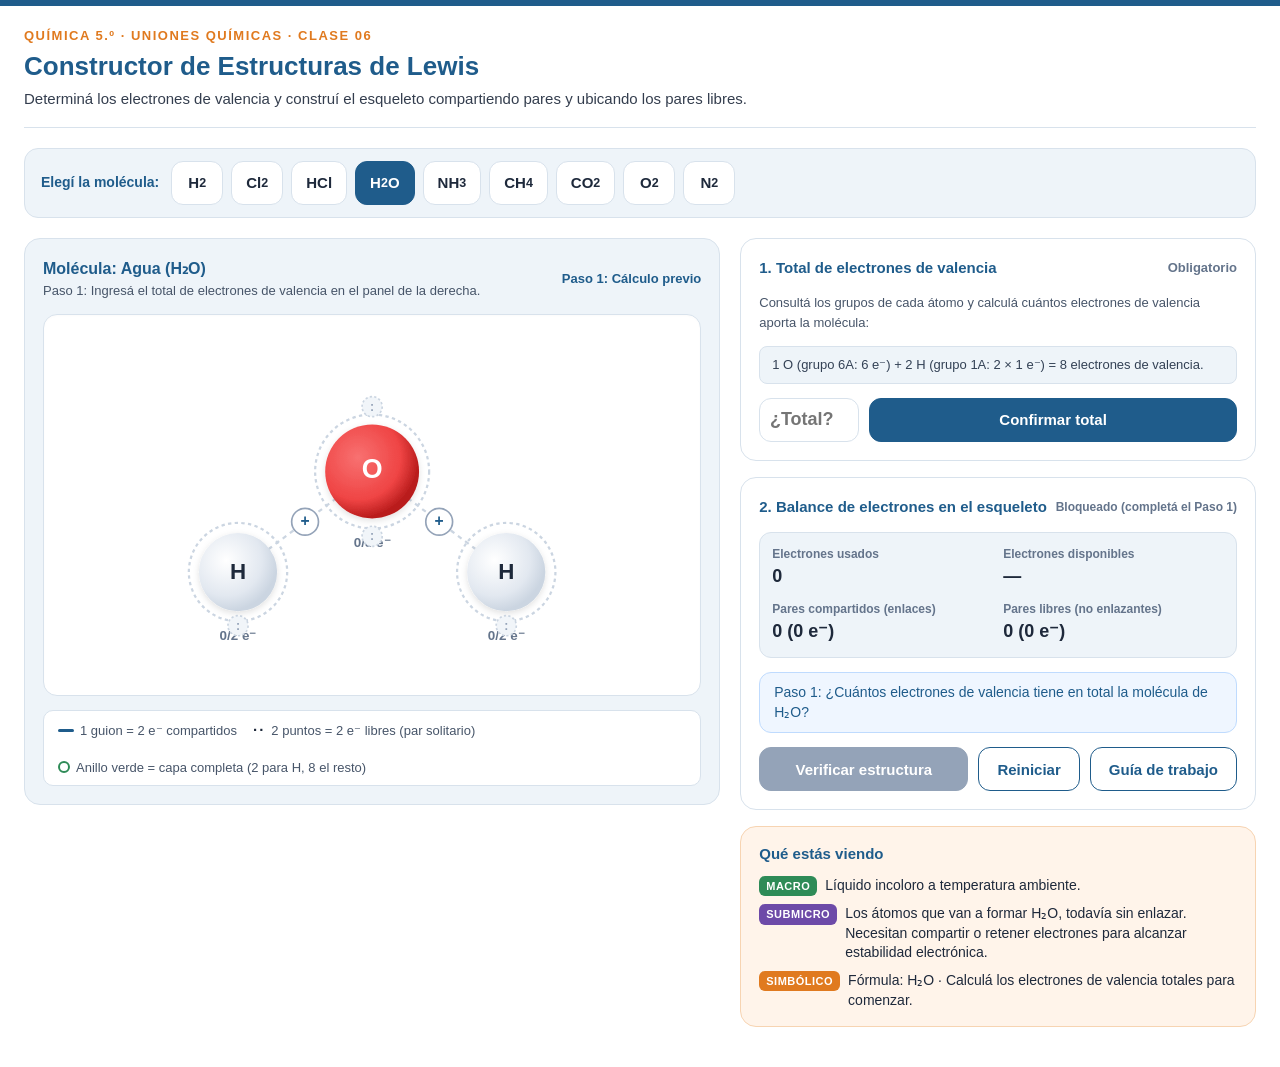
<file: simuladores/sim-c06-lewis/index.html>
<!doctype html>
<html lang="es">
  <head>
    <meta charset="UTF-8" />
    <meta name="viewport" content="width=device-width, initial-scale=1.0" />
    <title>Constructor de Lewis · Simulador de Química</title>
    <meta name="description" content="Simulador interactivo de estructuras de Lewis y uniones químicas para estudiantes de secundaria." />
    <meta property="og:title" content="Constructor de Lewis · Simulador de Química" />
    <meta property="og:description" content="Simulador interactivo de estructuras de Lewis y uniones químicas para estudiantes de secundaria." />
    <meta property="og:type" content="website" />
    <meta name="twitter:card" content="summary_large_image" />
    <style>
      /* Variables y reseteo base */
      :root {
        --color-bg: #FFFFFF;
        --color-title: #1F5C8B;
        --color-text: #1E293B;
        --color-accent: #E07A1F;
        --color-success: #2E8B57;
        --color-error: #C0392B;
        --color-panel: #EEF4F9;
        --color-border: #D8E2EC;
        --color-notice-bg: #FFF4EA;
        --color-notice-border: #F7D4B2;
        --color-submicro: #6D4AA8;
      }

      * {
        box-sizing: border-box;
        margin: 0;
        padding: 0;
      }

      body {
        font-family: Arial, Helvetica, sans-serif;
        background-color: var(--color-bg);
        color: var(--color-text);
        line-height: 1.5;
        min-height: 100vh;
        display: flex;
        flex-direction: column;
      }

      /* Barra azul superior de 6px */
      .top-accent-bar {
        height: 6px;
        background-color: var(--color-title);
        width: 100%;
        flex-shrink: 0;
      }

      /* Contenedor principal con mucho aire */
      .app-container {
        max-width: 1280px;
        width: 100%;
        margin: 0 auto;
        padding: 20px 24px 40px;
        display: flex;
        flex-direction: column;
        gap: 20px;
        flex: 1;
      }

      /* Encabezado */
      header {
        border-bottom: 1px solid var(--color-border);
        padding-bottom: 16px;
      }

      .kicker {
        color: var(--color-accent);
        font-size: 13px;
        font-weight: bold;
        letter-spacing: 1.5px;
        text-transform: uppercase;
        margin-bottom: 4px;
        display: block;
      }

      h1 {
        color: var(--color-title);
        font-size: 26px;
        font-weight: bold;
        line-height: 1.25;
        margin-bottom: 6px;
      }

      .tagline {
        color: var(--color-text);
        font-size: 15px;
        opacity: 0.9;
      }

      /* Barra de navegación de moléculas */
      .selector-bar {
        display: flex;
        align-items: center;
        gap: 12px;
        flex-wrap: wrap;
        background-color: var(--color-panel);
        padding: 12px 16px;
        border-radius: 14px;
        border: 1px solid var(--color-border);
      }

      .selector-label {
        font-size: 14px;
        font-weight: bold;
        color: var(--color-title);
        white-space: nowrap;
      }

      .mol-buttons {
        display: flex;
        gap: 8px;
        flex-wrap: wrap;
      }

      .mol-btn {
        min-height: 44px;
        min-width: 52px;
        padding: 8px 14px;
        font-size: 15px;
        font-weight: bold;
        font-family: Arial, sans-serif;
        border-radius: 12px;
        border: 1.5px solid var(--color-border);
        background: #FFFFFF;
        color: var(--color-text);
        cursor: pointer;
        transition: all 0.15s ease;
        display: inline-flex;
        align-items: center;
        justify-content: center;
      }

      .mol-btn:hover {
        border-color: var(--color-title);
        background-color: #F8FAFC;
      }

      .mol-btn.active {
        background-color: var(--color-title);
        color: #FFFFFF;
        border-color: var(--color-title);
      }

      .mol-btn:focus-visible {
        outline: 3px solid var(--color-accent);
        outline-offset: 2px;
      }

      /* Cuadrícula principal de trabajo (simulador a la izq, controles a la der) */
      .workspace {
        display: grid;
        grid-template-columns: 1fr;
        gap: 20px;
      }

      @media (min-width: 960px) {
        .workspace {
          grid-template-columns: 1.35fr 1fr;
          align-items: start;
        }
      }

      /* Zona de simulación (Izquierda / Arriba) */
      .stage-card {
        background-color: var(--color-panel);
        border: 1px solid var(--color-border);
        border-radius: 16px;
        padding: 18px;
        display: flex;
        flex-direction: column;
        gap: 14px;
      }

      .stage-header {
        display: flex;
        justify-content: space-between;
        align-items: center;
        flex-wrap: wrap;
        gap: 10px;
      }

      .stage-title {
        font-size: 16px;
        font-weight: bold;
        color: var(--color-title);
      }

      .stage-instructions {
        font-size: 13px;
        color: #475569;
      }

      /* Canvas SVG interactivo */
      .canvas-container {
        width: 100%;
        background-color: #FFFFFF;
        border-radius: 14px;
        border: 1px solid var(--color-border);
        overflow: hidden;
        position: relative;
        touch-action: manipulation;
        box-shadow: inset 0 1px 3px rgba(0,0,0,0.02);
      }

      svg#mol-stage {
        display: block;
        width: 100%;
        height: auto;
        min-height: 290px;
        max-height: 380px;
      }

      /* Elementos interactivos SVG */
      .interactive-spot {
        cursor: pointer;
        transition: opacity 0.15s ease;
      }

      .interactive-spot:hover {
        opacity: 0.85;
      }

      .interactive-spot:focus {
        outline: none;
      }

      /* Leyenda de lectura rápida */
      .stage-legend {
        display: flex;
        gap: 16px;
        flex-wrap: wrap;
        font-size: 13px;
        color: #475569;
        background: #FFFFFF;
        padding: 8px 14px;
        border-radius: 10px;
        border: 1px solid var(--color-border);
      }

      .legend-item {
        display: flex;
        align-items: center;
        gap: 6px;
      }

      .legend-dash {
        display: inline-block;
        width: 16px;
        height: 3px;
        background: var(--color-title);
        border-radius: 2px;
      }

      .legend-dots {
        letter-spacing: 2px;
        font-weight: bold;
        font-size: 15px;
        color: var(--color-text);
      }

      .legend-ring {
        display: inline-block;
        width: 12px;
        height: 12px;
        border-radius: 50%;
        border: 2.5px solid var(--color-success);
      }

      /* Panel de controles (Derecha / Abajo) */
      .controls-card {
        display: flex;
        flex-direction: column;
        gap: 16px;
      }

      /* Paso 1: Electrones de valencia */
      .panel-block {
        background-color: #FFFFFF;
        border: 1px solid var(--color-border);
        border-radius: 16px;
        padding: 18px;
        display: flex;
        flex-direction: column;
        gap: 14px;
      }

      .panel-block-title {
        font-size: 15px;
        font-weight: bold;
        color: var(--color-title);
        display: flex;
        align-items: center;
        justify-content: space-between;
      }

      .valence-input-group {
        display: flex;
        gap: 10px;
        align-items: stretch;
      }

      .valence-input {
        min-height: 44px;
        width: 100px;
        font-size: 18px;
        font-weight: bold;
        text-align: center;
        border: 1.5px solid var(--color-border);
        border-radius: 12px;
        color: var(--color-text);
        padding: 6px;
        background: #FFFFFF;
      }

      .valence-input:focus {
        border-color: var(--color-title);
        outline: 3px solid #BFDBFE;
      }

      .valence-input:disabled {
        background-color: var(--color-panel);
        color: #64748B;
        cursor: not-allowed;
      }

      /* Botones de acción */
      .btn {
        min-height: 44px;
        padding: 10px 18px;
        font-size: 15px;
        font-weight: bold;
        font-family: Arial, sans-serif;
        border-radius: 12px;
        cursor: pointer;
        transition: all 0.15s ease;
        display: inline-flex;
        align-items: center;
        justify-content: center;
        text-align: center;
        text-decoration: none;
      }

      .btn:focus-visible {
        outline: 3px solid var(--color-accent);
        outline-offset: 2px;
      }

      .btn-primary {
        background-color: var(--color-title);
        color: #FFFFFF;
        border: 1.5px solid var(--color-title);
      }

      .btn-primary:hover {
        background-color: #17486E;
        border-color: #17486E;
      }

      .btn-primary:disabled {
        background-color: #94A3B8;
        border-color: #94A3B8;
        cursor: not-allowed;
      }

      .btn-secondary {
        background-color: #FFFFFF;
        color: var(--color-title);
        border: 1.5px solid var(--color-title);
      }

      .btn-secondary:hover {
        background-color: var(--color-panel);
      }

      .btn-secondary:disabled {
        border-color: #CBD5E1;
        color: #94A3B8;
        cursor: not-allowed;
      }

      .btn-group {
        display: flex;
        gap: 10px;
        flex-wrap: wrap;
      }

      /* Panel de balance de electrones */
      .balance-grid {
        display: grid;
        grid-template-columns: repeat(2, 1fr);
        gap: 10px;
        background: var(--color-panel);
        padding: 12px;
        border-radius: 12px;
        border: 1px solid var(--color-border);
      }

      .balance-item {
        display: flex;
        flex-direction: column;
      }

      .balance-label {
        font-size: 12px;
        color: #64748B;
        font-weight: 600;
      }

      .balance-value {
        font-size: 18px;
        font-weight: bold;
        font-variant-numeric: tabular-nums;
        color: var(--color-text);
      }

      .balance-value.over {
        color: var(--color-error);
      }

      .balance-value.complete {
        color: var(--color-success);
      }

      /* Mensaje de retroalimentación (máx 2 líneas) */
      .feedback-box {
        min-height: 52px;
        padding: 10px 14px;
        border-radius: 12px;
        font-size: 14px;
        line-height: 1.4;
        display: flex;
        align-items: center;
        background-color: #F8FAFC;
        border: 1px solid var(--color-border);
      }

      .feedback-box.error {
        background-color: #FEF2F2;
        border-color: #FECACA;
        color: var(--color-error);
        font-weight: 500;
      }

      .feedback-box.success {
        background-color: #F0FDF4;
        border-color: #BBF7D0;
        color: var(--color-success);
        font-weight: 500;
      }

      .feedback-box.info {
        background-color: #EFF6FF;
        border-color: #BFDBFE;
        color: var(--color-title);
      }

      /* Panel "Qué estás viendo" */
      .what-you-see-panel {
        background-color: var(--color-notice-bg);
        border: 1px solid var(--color-notice-border);
        border-radius: 16px;
        padding: 16px 18px;
        display: flex;
        flex-direction: column;
        gap: 10px;
      }

      .what-you-see-title {
        font-size: 15px;
        font-weight: bold;
        color: var(--color-title);
      }

      .triplet-list {
        display: flex;
        flex-direction: column;
        gap: 8px;
        font-size: 14px;
      }

      .triplet-row {
        display: flex;
        align-items: baseline;
        gap: 8px;
      }

      .triplet-badge {
        font-size: 11px;
        font-weight: bold;
        text-transform: uppercase;
        letter-spacing: 0.5px;
        padding: 2px 7px;
        border-radius: 6px;
        flex-shrink: 0;
        color: #FFFFFF;
      }

      .badge-macro {
        background-color: var(--color-success);
      }

      .badge-submicro {
        background-color: var(--color-submicro);
      }

      .badge-symbolic {
        background-color: var(--color-accent);
      }

      .triplet-text {
        color: var(--color-text);
        line-height: 1.4;
      }

      /* Modal de Guía de Trabajo */
      .modal-backdrop {
        position: fixed;
        top: 0;
        left: 0;
        right: 0;
        bottom: 0;
        background: rgba(15, 23, 42, 0.65);
        display: flex;
        align-items: center;
        justify-content: center;
        padding: 20px;
        z-index: 1000;
        opacity: 0;
        pointer-events: none;
        transition: opacity 0.2s ease;
      }

      .modal-backdrop.open {
        opacity: 1;
        pointer-events: auto;
      }

      .modal-card {
        background: #FFFFFF;
        border-radius: 18px;
        max-width: 720px;
        width: 100%;
        max-height: 90vh;
        display: flex;
        flex-direction: column;
        box-shadow: 0 20px 25px -5px rgba(0, 0, 0, 0.2);
        overflow: hidden;
      }

      .modal-header {
        padding: 18px 24px;
        border-bottom: 1px solid var(--color-border);
        display: flex;
        justify-content: space-between;
        align-items: center;
        background-color: var(--color-panel);
      }

      .modal-title {
        font-size: 18px;
        font-weight: bold;
        color: var(--color-title);
      }

      .modal-close-btn {
        background: none;
        border: none;
        font-size: 24px;
        color: #64748B;
        cursor: pointer;
        width: 44px;
        height: 44px;
        display: flex;
        align-items: center;
        justify-content: center;
        border-radius: 10px;
      }

      .modal-close-btn:hover {
        background: #E2E8F0;
        color: var(--color-text);
      }

      .modal-body {
        padding: 20px 24px;
        overflow-y: auto;
        display: flex;
        flex-direction: column;
        gap: 18px;
      }

      .guide-question {
        background: #F8FAFC;
        border: 1px solid var(--color-border);
        border-radius: 12px;
        padding: 14px 16px;
      }

      .guide-q-title {
        font-size: 14px;
        font-weight: bold;
        color: var(--color-title);
        margin-bottom: 4px;
      }

      .guide-q-prompt {
        font-size: 14px;
        color: var(--color-text);
        margin-bottom: 10px;
      }

      .guide-q-input {
        width: 100%;
        min-height: 64px;
        padding: 8px 12px;
        border-radius: 8px;
        border: 1px solid var(--color-border);
        font-family: Arial, sans-serif;
        font-size: 14px;
        resize: vertical;
      }

      .guide-q-input:focus {
        outline: 2px solid var(--color-title);
        border-color: var(--color-title);
      }

      .modal-footer {
        padding: 14px 24px;
        border-top: 1px solid var(--color-border);
        background: #F8FAFC;
        display: flex;
        justify-content: space-between;
        align-items: center;
        flex-wrap: wrap;
        gap: 10px;
      }

      /* Accesibilidad: Respetar prefers-reduced-motion */
      @media (prefers-reduced-motion: reduce) {
        *, ::before, ::after {
          animation-duration: 0.01ms !important;
          animation-iteration-count: 1 !important;
          transition-duration: 0.01ms !important;
          scroll-behavior: auto !important;
        }
      }

      /* Formato para impresión (@media print) */
      @media print {
        body {
          background: #FFFFFF !important;
          color: #000000 !important;
        }

        .top-accent-bar,
        .selector-bar,
        .stage-card,
        .controls-card,
        .what-you-see-panel,
        .modal-header .modal-close-btn,
        .modal-footer {
          display: none !important;
        }

        .modal-backdrop {
          position: static !important;
          background: none !important;
          padding: 0 !important;
          opacity: 1 !important;
          pointer-events: auto !important;
        }

        .modal-card {
          box-shadow: none !important;
          max-width: 100% !important;
          border: none !important;
        }

        .modal-body {
          padding: 0 !important;
          overflow: visible !important;
        }

        .guide-question {
          border: 1px solid #94A3B8 !important;
          background: #FFFFFF !important;
          page-break-inside: avoid;
          margin-bottom: 16px;
        }

        .guide-q-input {
          border: 1px dashed #64748B !important;
          min-height: 80px;
        }

        .print-only-header {
          display: block !important;
          margin-bottom: 20px;
          border-bottom: 2px solid #1F5C8B;
          padding-bottom: 10px;
        }
      }

      .print-only-header {
        display: none;
      }
    </style>
  </head>
  <body>
    <!-- Barra superior de 6px azul -->
    <div class="top-accent-bar" aria-hidden="true"></div>

    <div class="app-container">
      <!-- Encabezado con rótulo versalita naranja y título azul -->
      <header>
        <span class="kicker">QUÍMICA 5.º · UNIONES QUÍMICAS · CLASE 06</span>
        <h1>Constructor de Estructuras de Lewis</h1>
        <p class="tagline">Determiná los electrones de valencia y construí el esqueleto compartiendo pares y ubicando los pares libres.</p>
      </header>

      <!-- Selector de Moléculas -->
      <nav class="selector-bar" aria-label="Selección de molécula para practicar">
        <span class="selector-label">Elegí la molécula:</span>
        <div class="mol-buttons" id="mol-selector-buttons" role="tablist">
          <!-- Botones inyectados dinámicamente -->
        </div>
      </nav>

      <!-- Cuadrícula de Trabajo -->
      <main class="workspace">
        <!-- Zona Izquierda: Simulación SVG interactiva -->
        <section class="stage-card" aria-label="Espacio de construcción de la estructura de Lewis">
          <div class="stage-header">
            <div>
              <div class="stage-title" id="stage-mol-title">Molécula: Agua (H₂O)</div>
              <div class="stage-instructions" id="stage-mol-subtext">Paso 1: Ingresá el total de electrones de valencia en el panel de control.</div>
            </div>
            <div id="stage-status-badge" style="font-size: 13px; font-weight: bold; color: var(--color-title);">
              Paso 1: Cálculo previo
            </div>
          </div>

          <!-- Contenedor del Canvas SVG -->
          <div class="canvas-container">
            <svg id="mol-stage" viewBox="0 0 540 340" role="img" aria-label="Representación de átomos y enlaces de Lewis">
              <defs>
                <!-- Sombras y gradientes para esferas atómicas limpias (NUNCA órbitas) -->
                <radialGradient id="grad-H" cx="35%" cy="35%" r="65%">
                  <stop offset="0%" stop-color="#FFFFFF" />
                  <stop offset="70%" stop-color="#E2E8F0" />
                  <stop offset="100%" stop-color="#CBD5E1" />
                </radialGradient>
                <radialGradient id="grad-O" cx="35%" cy="35%" r="65%">
                  <stop offset="0%" stop-color="#F87171" />
                  <stop offset="70%" stop-color="#EF4444" />
                  <stop offset="100%" stop-color="#B91C1C" />
                </radialGradient>
                <radialGradient id="grad-C" cx="35%" cy="35%" r="65%">
                  <stop offset="0%" stop-color="#64748B" />
                  <stop offset="70%" stop-color="#475569" />
                  <stop offset="100%" stop-color="#1E293B" />
                </radialGradient>
                <radialGradient id="grad-N" cx="35%" cy="35%" r="65%">
                  <stop offset="0%" stop-color="#60A5FA" />
                  <stop offset="70%" stop-color="#3B82F6" />
                  <stop offset="100%" stop-color="#1D4ED8" />
                </radialGradient>
                <radialGradient id="grad-Cl" cx="35%" cy="35%" r="65%">
                  <stop offset="0%" stop-color="#34D399" />
                  <stop offset="70%" stop-color="#10B981" />
                  <stop offset="100%" stop-color="#047857" />
                </radialGradient>
                <!-- Filtro de sombra suave -->
                <filter id="soft-shadow" x="-10%" y="-10%" width="120%" height="120%">
                  <feDropShadow dx="0" dy="2" stdDeviation="3" flood-opacity="0.12" />
                </filter>
              </defs>
              <!-- Enlaces interactivos -->
              <g id="bonds-layer"></g>
              <!-- Átomos (esferas y anillos de octeto/dueto) -->
              <g id="atoms-layer"></g>
              <!-- Pares solitarios (dos puntos) interactivos -->
              <g id="lone-pairs-layer"></g>
            </svg>
          </div>

          <!-- Leyenda de simbología -->
          <div class="stage-legend">
            <div class="legend-item">
              <span class="legend-dash"></span>
              <span>1 guion = 2 e⁻ compartidos</span>
            </div>
            <div class="legend-item">
              <span class="legend-dots">··</span>
              <span>2 puntos = 2 e⁻ libres (par solitario)</span>
            </div>
            <div class="legend-item">
              <span class="legend-ring"></span>
              <span>Anillo verde = capa completa (2 para H, 8 el resto)</span>
            </div>
          </div>
        </section>

        <!-- Zona Derecha: Panel de Controles y Devolución -->
        <section class="controls-card" aria-label="Controles del simulador">
          <!-- Bloque de Paso 1: Electrones de Valencia -->
          <div class="panel-block" id="step1-card">
            <div class="panel-block-title">
              <span>1. Total de electrones de valencia</span>
              <span id="step1-indicator" style="font-size: 13px; color: #64748B;">Obligatorio</span>
            </div>
            <p id="valence-hint" style="font-size: 13px; color: #475569;">
              Consultá los grupos de cada átomo y calculá cuántos electrones de valencia aporta la molécula:
            </p>
            <div id="atom-valence-guide" style="font-size: 13px; background: var(--color-panel); padding: 8px 12px; border-radius: 8px; border: 1px solid var(--color-border); color: #334155;">
              <!-- Guía de grupos inyectada -->
            </div>
            <div class="valence-input-group">
              <label for="valence-count-input" class="sr-only" style="position: absolute; width: 1px; height: 1px; padding: 0; margin: -1px; overflow: hidden; clip: rect(0,0,0,0); border: 0;">Total de electrones de valencia</label>
              <input type="number" id="valence-count-input" class="valence-input" min="1" max="40" placeholder="¿Total?" aria-label="Ingresá el número total de electrones de valencia" />
              <button type="button" id="confirm-valence-btn" class="btn btn-primary" style="flex: 1;">Confirmar total</button>
            </div>
          </div>

          <!-- Bloque de Paso 2: Balance de Electrones y Verificación -->
          <div class="panel-block" id="step2-card">
            <div class="panel-block-title">
              <span>2. Balance de electrones en el esqueleto</span>
              <span id="step2-status" style="font-size: 12px; font-weight: bold; color: #64748B;">Bloqueado</span>
            </div>

            <div class="balance-grid">
              <div class="balance-item">
                <span class="balance-label">Electrones usados</span>
                <span class="balance-value" id="val-used">0</span>
              </div>
              <div class="balance-item">
                <span class="balance-label">Electrones disponibles</span>
                <span class="balance-value" id="val-total">—</span>
              </div>
              <div class="balance-item">
                <span class="balance-label">Pares compartidos (enlaces)</span>
                <span class="balance-value" id="val-bonds">0 (0 e⁻)</span>
              </div>
              <div class="balance-item">
                <span class="balance-label">Pares libres (no enlazantes)</span>
                <span class="balance-value" id="val-lone">0 (0 e⁻)</span>
              </div>
            </div>

            <!-- Caja de Devolución pedagógica (máximo 2 líneas) -->
            <div id="feedback-display" class="feedback-box info" role="status" aria-live="polite">
              Primero determiná los electrones de valencia para habilitar la construcción.
            </div>

            <div class="btn-group">
              <button type="button" id="verify-btn" class="btn btn-primary" style="flex: 1;" disabled>Verificar estructura</button>
              <button type="button" id="reset-btn" class="btn btn-secondary" title="Borrar enlaces y pares libres para empezar de nuevo">Reiniciar</button>
              <button type="button" id="open-guide-btn" class="btn btn-secondary" title="Ver preguntas de la clase">Guía de trabajo</button>
            </div>
          </div>

          <!-- Panel "Qué estás viendo" con triplet pedagógico (Macro / Submicro / Simbólico) -->
          <div class="what-you-see-panel" aria-label="Qué estás viendo en los tres niveles de representación">
            <div class="what-you-see-title">Qué estás viendo</div>
            <div class="triplet-list">
              <div class="triplet-row">
                <span class="triplet-badge badge-macro">Macro</span>
                <span class="triplet-text" id="view-macro">Gas incoloro que compone el agua.</span>
              </div>
              <div class="triplet-row">
                <span class="triplet-badge badge-submicro">Submicro</span>
                <span class="triplet-text" id="view-submicro">Átomos representados como esferas fijas. Tocar entre ellos para compartir electrones.</span>
              </div>
              <div class="triplet-row">
                <span class="triplet-badge badge-symbolic">Simbólico</span>
                <span class="triplet-text" id="view-symbolic">Fórmula: H₂O · Lewis: sin enlaces colocados aún.</span>
              </div>
            </div>
          </div>
        </section>
      </main>
    </div>

    <!-- Modal de Guía de Trabajo (Imprimible con @media print) -->
    <div id="guide-modal" class="modal-backdrop" role="dialog" aria-modal="true" aria-labelledby="guide-title">
      <div class="modal-card">
        <div class="print-only-header">
          <h2 style="font-size: 20px; color: #1F5C8B; margin-bottom: 4px;">QUÍMICA 5.º AÑO · CLASE 06: UNIONES QUÍMICAS Y ESTRUCTURAS DE LEWIS</h2>
          <p style="font-size: 14px; color: #334155;">Nombre y apellido: ____________________________________ Fecha: ____________ División: ______</p>
        </div>
        <div class="modal-header">
          <div class="modal-title" id="guide-title">Guía de Trabajo · Clase 06: Estructuras de Lewis</div>
          <button type="button" class="modal-close-btn" id="close-guide-btn" aria-label="Cerrar guía de trabajo">&times;</button>
        </div>
        <div class="modal-body">
          <p style="font-size: 14px; color: #475569; margin-bottom: 4px;">
            Respondé a las siguientes consignas reflexionando sobre lo observado en el simulador. Podés escribir acá tus respuestas o imprimir la ficha para tu carpeta.
          </p>

          <!-- 1. Pregunta de Predicción ANTES de tocar -->
          <div class="guide-question">
            <div class="guide-q-title">1. Predicción (Antes de construir en el simulador)</div>
            <div class="guide-q-prompt">¿Cuántos pares libres creés que tiene el átomo de oxígeno en la molécula de agua (H₂O)? Anotá tu predicción y explicá en qué te basás antes de verificarla.</div>
            <textarea class="guide-q-input" placeholder="Escribí acá tu predicción..."></textarea>
          </div>

          <!-- 2. Observación 1: Dueto vs Octeto -->
          <div class="guide-question">
            <div class="guide-q-title">2. Observación: Hidrógeno y la regla del dueto</div>
            <div class="guide-q-prompt">Al armar moléculas con hidrógeno (como H₂, HCl, H₂O, NH₃ o CH₄), ¿con cuántos electrones compartidos se pone verde el anillo del hidrógeno? ¿Lleva alguna vez pares de puntos (pares libres)?</div>
            <textarea class="guide-q-input" placeholder="Describí lo que observaste en el simulador..."></textarea>
          </div>

          <!-- 3. Observación 2: El Carbono en CO2 -->
          <div class="guide-question">
            <div class="guide-q-title">3. Observación: Enlaces dobles en el CO₂</div>
            <div class="guide-q-prompt">En el dióxido de carbono (CO₂), si colocás enlaces simples entre el C y los dos O, ¿con cuántos electrones queda el carbono? ¿Qué tuviste que hacer para que el anillo del carbono se pusiera verde?</div>
            <textarea class="guide-q-input" placeholder="Explicá cómo lograste que el carbono y los oxígenos completen 8 electrones..."></textarea>
          </div>

          <!-- 4. Explicación conceptual -->
          <div class="guide-question">
            <div class="guide-q-title">4. Explicación: ¿Por qué el H no lleva 8?</div>
            <div class="guide-q-prompt">¿Por qué el hidrógeno se satura con solo 2 electrones (regla del dueto) mientras que el cloro, el oxígeno y el nitrógeno requieren 8 electrones (regla del octeto)? Relacionalo con el gas noble más cercano en la Tabla Periódica.</div>
            <textarea class="guide-q-input" placeholder="Justificá según los niveles de energía y gases nobles..."></textarea>
          </div>

          <!-- 5. Transferencia: N2 -->
          <div class="guide-question">
            <div class="guide-q-title">5. Transferencia: La molécula de N₂</div>
            <div class="guide-q-prompt">Armá la estructura de Lewis del dinitrógeno (N₂). ¿Qué tipo de enlace une a los dos nitrógenos (simple, doble o triple)? ¿Por qué esta unión hace que el N₂ sea un gas prácticamente inerte y poco reactivo en la atmósfera?</div>
            <textarea class="guide-q-input" placeholder="Describí el enlace del N2 y su estabilidad química..."></textarea>
          </div>
        </div>
        <div class="modal-footer">
          <button type="button" id="print-guide-btn" class="btn btn-secondary">
            🖨️ Imprimir guía de trabajo
          </button>
          <button type="button" id="done-guide-btn" class="btn btn-primary">
            Cerrar y volver al simulador
          </button>
        </div>
      </div>
    </div>

    <!-- Script Vanilla Autónomo (Sin frameworks, sin dependencias externas) -->
    <script>
      (function() {
        "use strict";

        /*
          Base de datos curricular de moléculas (Chang, 12.ª ed.):
          - Electrones de valencia: Grupo 1 (H = 1), Grupo 14 (C = 4), Grupo 15 (N = 5),
            Grupo 16 (O = 6), Grupo 17 (Cl = 7).
          - Electronegatividad (Pauling): H=2.1, C=2.5, N=3.0, Cl=3.0, O=3.5.
          - Regla práctica: ΔEN continua; criterio "≈ 2,0 como regla práctica, con excepciones".
        */
        const MOLECULES = {
          H2: {
            name: "Hidrógeno",
            formula: "H₂",
            formulaHtml: "H<sub>2</sub>",
            atoms: [
              { id: "H1", symbol: "H", x: 200, y: 170, r: 36, target: 2, group: 1, valence: 1, colorGrad: "grad-H", textColor: "#1E293B", allowLonePairs: true,
                lpSpots: [
                  { id: "top", dx: 0, dy: -52, label: "arriba" }
                ]
              },
              { id: "H2", symbol: "H", x: 340, y: 170, r: 36, target: 2, group: 1, valence: 1, colorGrad: "grad-H", textColor: "#1E293B", allowLonePairs: true,
                lpSpots: [
                  { id: "top", dx: 0, dy: -52, label: "arriba" }
                ]
              }
            ],
            bonds: [
              { id: "b-0-1", u: 0, v: 1, max: 1, current: 0, target: 1 }
            ],
            totalValence: 2,
            valenceHint: "2 átomos de H (grupo 1A): 2 × 1 = 2 electrones de valencia.",
            macro: "Gas diatómico incoloro, inodoro e inflamable. Es el elemento químico más abundante del universo.",
            submicro: "Dos núcleos de hidrógeno comparten su único electrón formando un enlace covalente simple (dueto completo).",
            symbolic: "H₂ · H—H · 2 electrones compartidos en 1 enlace covalente simple."
          },
          Cl2: {
            name: "Dicloro (Gas Cloro)",
            formula: "Cl₂",
            formulaHtml: "Cl<sub>2</sub>",
            atoms: [
              { id: "Cl1", symbol: "Cl", x: 190, y: 170, r: 42, target: 8, group: 17, valence: 7, colorGrad: "grad-Cl", textColor: "#FFFFFF", allowLonePairs: true,
                lpSpots: [
                  { id: "top", dx: 0, dy: -60, label: "arriba" },
                  { id: "left", dx: -60, dy: 0, label: "izquierda" },
                  { id: "bottom", dx: 0, dy: 60, label: "abajo" }
                ]
              },
              { id: "Cl2", symbol: "Cl", x: 350, y: 170, r: 42, target: 8, group: 17, valence: 7, colorGrad: "grad-Cl", textColor: "#FFFFFF", allowLonePairs: true,
                lpSpots: [
                  { id: "top", dx: 0, dy: -60, label: "arriba" },
                  { id: "right", dx: 60, dy: 0, label: "derecha" },
                  { id: "bottom", dx: 0, dy: 60, label: "abajo" }
                ]
              }
            ],
            bonds: [
              { id: "b-0-1", u: 0, v: 1, max: 1, current: 0, target: 1 }
            ],
            totalValence: 14,
            valenceHint: "2 átomos de Cl (grupo 7A): 2 × 7 = 14 electrones de valencia.",
            macro: "Gas amarillo-verdoso de olor sofocante e irritante, empleado en tratamiento de agua y desinfectantes.",
            submicro: "Cada átomo de cloro aporta 7 electrones; comparten 1 par en el enlace y retienen 3 pares libres cada uno.",
            symbolic: "Cl₂ · :Cl̈—Cl̈: · 1 enlace simple (2 e⁻) y 6 pares libres (12 e⁻) = 14 e⁻ en total."
          },
          HCl: {
            name: "Cloruro de Hidrógeno",
            formula: "HCl",
            formulaHtml: "HCl",
            atoms: [
              { id: "H", symbol: "H", x: 190, y: 170, r: 36, target: 2, group: 1, valence: 1, colorGrad: "grad-H", textColor: "#1E293B", allowLonePairs: true,
                lpSpots: [
                  { id: "left", dx: -52, dy: 0, label: "izquierda" }
                ]
              },
              { id: "Cl", symbol: "Cl", x: 340, y: 170, r: 42, target: 8, group: 17, valence: 7, colorGrad: "grad-Cl", textColor: "#FFFFFF", allowLonePairs: true,
                lpSpots: [
                  { id: "top", dx: 0, dy: -60, label: "arriba" },
                  { id: "right", dx: 60, dy: 0, label: "derecha" },
                  { id: "bottom", dx: 0, dy: 60, label: "abajo" }
                ]
              }
            ],
            bonds: [
              { id: "b-0-1", u: 0, v: 1, max: 1, current: 0, target: 1 }
            ],
            totalValence: 8,
            valenceHint: "1 H (grupo 1A: 1 e⁻) + 1 Cl (grupo 7A: 7 e⁻) = 8 electrones de valencia.",
            macro: "Gas picante que, disuelto en agua, da origen al ácido clorhídrico (ácido muriático de limpieza).",
            submicro: "Enlace covalente polar: el Cl atrae con más fuerza el par compartido (ΔEN = 3,0 - 2,1 = 0,9).",
            symbolic: "HCl · H—Cl̈: · 8 e⁻ totales (2 compartidos + 6 no enlazantes en el cloro)."
          },
          H2O: {
            name: "Agua",
            formula: "H₂O",
            formulaHtml: "H<sub>2</sub>O",
            atoms: [
              { id: "O", symbol: "O", x: 270, y: 140, r: 42, target: 8, group: 16, valence: 6, colorGrad: "grad-O", textColor: "#FFFFFF", allowLonePairs: true,
                lpSpots: [
                  { id: "top", dx: 0, dy: -58, label: "arriba" },
                  { id: "bottom", dx: 0, dy: 58, label: "abajo" }
                ]
              },
              { id: "H1", symbol: "H", x: 150, y: 230, r: 35, target: 2, group: 1, valence: 1, colorGrad: "grad-H", textColor: "#1E293B", allowLonePairs: true,
                lpSpots: [
                  { id: "bottom", dx: 0, dy: 48, label: "abajo" }
                ]
              },
              { id: "H2", symbol: "H", x: 390, y: 230, r: 35, target: 2, group: 1, valence: 1, colorGrad: "grad-H", textColor: "#1E293B", allowLonePairs: true,
                lpSpots: [
                  { id: "bottom", dx: 0, dy: 48, label: "abajo" }
                ]
              }
            ],
            bonds: [
              { id: "b-O-H1", u: 0, v: 1, max: 1, current: 0, target: 1 },
              { id: "b-O-H2", u: 0, v: 2, max: 1, current: 0, target: 1 }
            ],
            totalValence: 8,
            valenceHint: "1 O (grupo 6A: 6 e⁻) + 2 H (grupo 1A: 2 × 1 e⁻) = 8 electrones de valencia.",
            macro: "Líquido incoloro a temperatura ambiente.",
            submicro: "El oxígeno central forma 2 enlaces simples con los hidrógenos y conserva 2 pares solitarios.",
            symbolic: "H₂O · H—Ö̈—H · 8 e⁻ de valencia (4 compartidos en 2 enlaces + 4 libres en el oxígeno)."
          },
          NH3: {
            name: "Amoníaco",
            formula: "NH₃",
            formulaHtml: "NH<sub>3</sub>",
            atoms: [
              { id: "N", symbol: "N", x: 270, y: 150, r: 42, target: 8, group: 15, valence: 5, colorGrad: "grad-N", textColor: "#FFFFFF", allowLonePairs: true,
                lpSpots: [
                  { id: "top", dx: 0, dy: -58, label: "arriba" }
                ]
              },
              { id: "H1", symbol: "H", x: 150, y: 240, r: 34, target: 2, group: 1, valence: 1, colorGrad: "grad-H", textColor: "#1E293B", allowLonePairs: true,
                lpSpots: [
                  { id: "left", dx: -48, dy: 0, label: "izquierda" }
                ]
              },
              { id: "H2", symbol: "H", x: 270, y: 260, r: 34, target: 2, group: 1, valence: 1, colorGrad: "grad-H", textColor: "#1E293B", allowLonePairs: true,
                lpSpots: [
                  { id: "bottom", dx: 0, dy: 46, label: "abajo" }
                ]
              },
              { id: "H3", symbol: "H", x: 390, y: 240, r: 34, target: 2, group: 1, valence: 1, colorGrad: "grad-H", textColor: "#1E293B", allowLonePairs: true,
                lpSpots: [
                  { id: "right", dx: 48, dy: 0, label: "derecha" }
                ]
              }
            ],
            bonds: [
              { id: "b-N-H1", u: 0, v: 1, max: 1, current: 0, target: 1 },
              { id: "b-N-H2", u: 0, v: 2, max: 1, current: 0, target: 1 },
              { id: "b-N-H3", u: 0, v: 3, max: 1, current: 0, target: 1 }
            ],
            totalValence: 8,
            valenceHint: "1 N (grupo 5A: 5 e⁻) + 3 H (grupo 1A: 3 × 1 e⁻) = 8 electrones de valencia.",
            macro: "Gas penetrante y característico, ingrediente clave de fertilizantes agrícolas y productos desengrasantes.",
            submicro: "El nitrógeno central comparte 3 pares con 3 hidrógenos y tiene 1 par de electrones no compartido.",
            symbolic: "NH₃ · H—N̈(H)—H · 8 e⁻ totales (6 en 3 enlaces covalentes simples + 2 del par solitario)."
          },
          CH4: {
            name: "Metano",
            formula: "CH₄",
            formulaHtml: "CH<sub>4</sub>",
            atoms: [
              { id: "C", symbol: "C", x: 270, y: 170, r: 42, target: 8, group: 14, valence: 4, colorGrad: "grad-C", textColor: "#FFFFFF", allowLonePairs: false },
              { id: "H1", symbol: "H", x: 270, y: 65, r: 32, target: 2, group: 1, valence: 1, colorGrad: "grad-H", textColor: "#1E293B", allowLonePairs: true,
                lpSpots: [
                  { id: "top", dx: 0, dy: -46, label: "arriba" }
                ]
              },
              { id: "H2", symbol: "H", x: 155, y: 170, r: 32, target: 2, group: 1, valence: 1, colorGrad: "grad-H", textColor: "#1E293B", allowLonePairs: true,
                lpSpots: [
                  { id: "left", dx: -46, dy: 0, label: "izquierda" }
                ]
              },
              { id: "H3", symbol: "H", x: 270, y: 275, r: 32, target: 2, group: 1, valence: 1, colorGrad: "grad-H", textColor: "#1E293B", allowLonePairs: true,
                lpSpots: [
                  { id: "bottom", dx: 0, dy: 46, label: "abajo" }
                ]
              },
              { id: "H4", symbol: "H", x: 385, y: 170, r: 32, target: 2, group: 1, valence: 1, colorGrad: "grad-H", textColor: "#1E293B", allowLonePairs: true,
                lpSpots: [
                  { id: "right", dx: 46, dy: 0, label: "derecha" }
                ]
              }
            ],
            bonds: [
              { id: "b-C-H1", u: 0, v: 1, max: 1, current: 0, target: 1 },
              { id: "b-C-H2", u: 0, v: 2, max: 1, current: 0, target: 1 },
              { id: "b-C-H3", u: 0, v: 3, max: 1, current: 0, target: 1 },
              { id: "b-C-H4", u: 0, v: 4, max: 1, current: 0, target: 1 }
            ],
            totalValence: 8,
            valenceHint: "1 C (grupo 4A: 4 e⁻) + 4 H (grupo 1A: 4 × 1 e⁻) = 8 electrones de valencia.",
            macro: "Principal componente del gas natural en cañerías domiciliarias y garrafas en toda la Argentina.",
            submicro: "El carbono central comparte sus 4 electrones con cuatro átomos de hidrógeno, sin dejar electrones libres.",
            symbolic: "CH₄ · H—C(H)(H)—H · 4 enlaces covalentes simples = 8 e⁻ compartidos (0 pares libres)."
          },
          CO2: {
            name: "Dióxido de Carbono",
            formula: "CO₂",
            formulaHtml: "CO<sub>2</sub>",
            atoms: [
              { id: "O1", symbol: "O", x: 130, y: 170, r: 42, target: 8, group: 16, valence: 6, colorGrad: "grad-O", textColor: "#FFFFFF", allowLonePairs: true,
                lpSpots: [
                  { id: "top", dx: 0, dy: -58, label: "arriba" },
                  { id: "bottom", dx: 0, dy: 58, label: "abajo" }
                ]
              },
              { id: "C", symbol: "C", x: 270, y: 170, r: 42, target: 8, group: 14, valence: 4, colorGrad: "grad-C", textColor: "#FFFFFF", allowLonePairs: false },
              { id: "O2", symbol: "O", x: 410, y: 170, r: 42, target: 8, group: 16, valence: 6, colorGrad: "grad-O", textColor: "#FFFFFF", allowLonePairs: true,
                lpSpots: [
                  { id: "top", dx: 0, dy: -58, label: "arriba" },
                  { id: "bottom", dx: 0, dy: 58, label: "abajo" }
                ]
              }
            ],
            bonds: [
              { id: "b-O1-C", u: 0, v: 1, max: 3, current: 0, target: 2 },
              { id: "b-C-O2", u: 1, v: 2, max: 3, current: 0, target: 2 }
            ],
            totalValence: 16,
            valenceHint: "1 C (grupo 4A: 4 e⁻) + 2 O (grupo 6A: 2 × 6 e⁻) = 16 electrones de valencia.",
            macro: "Gas exhalado al respirar, producido en combustiones y causante principal del efecto invernadero.",
            submicro: "Molécula lineal: el carbono comparte 2 pares con cada oxígeno (dos enlaces dobles) para que todos completen 8.",
            symbolic: "CO₂ · :Ö=C=Ö: · 2 enlaces dobles (8 e⁻) + 4 pares libres (8 e⁻) = 16 e⁻ de valencia."
          },
          O2: {
            name: "Dioxígeno (Gas Oxígeno)",
            formula: "O₂",
            formulaHtml: "O<sub>2</sub>",
            atoms: [
              { id: "O1", symbol: "O", x: 190, y: 170, r: 42, target: 8, group: 16, valence: 6, colorGrad: "grad-O", textColor: "#FFFFFF", allowLonePairs: true,
                lpSpots: [
                  { id: "top", dx: 0, dy: -58, label: "arriba" },
                  { id: "bottom", dx: 0, dy: 58, label: "abajo" }
                ]
              },
              { id: "O2", symbol: "O", x: 350, y: 170, r: 42, target: 8, group: 16, valence: 6, colorGrad: "grad-O", textColor: "#FFFFFF", allowLonePairs: true,
                lpSpots: [
                  { id: "top", dx: 0, dy: -58, label: "arriba" },
                  { id: "bottom", dx: 0, dy: 58, label: "abajo" }
                ]
              }
            ],
            bonds: [
              { id: "b-0-1", u: 0, v: 1, max: 3, current: 0, target: 2 }
            ],
            totalValence: 12,
            valenceHint: "2 átomos de O (grupo 6A): 2 × 6 = 12 electrones de valencia.",
            macro: "Gas incoloro indispensable para la respiración aeróbica de los seres vivos y las reacciones de combustión.",
            submicro: "Los dos átomos de oxígeno comparten 2 pares electrónicos (enlace doble) y retienen 2 pares solitarios cada uno.",
            symbolic: "O₂ · :Ö=Ö: · 1 enlace doble (4 e⁻) + 4 pares libres (8 e⁻) = 12 e⁻ de valencia."
          },
          N2: {
            name: "Dinitrógeno (Gas Nitrógeno)",
            formula: "N₂",
            formulaHtml: "N<sub>2</sub>",
            atoms: [
              { id: "N1", symbol: "N", x: 190, y: 170, r: 42, target: 8, group: 15, valence: 5, colorGrad: "grad-N", textColor: "#FFFFFF", allowLonePairs: true,
                lpSpots: [
                  { id: "left", dx: -60, dy: 0, label: "izquierda" }
                ]
              },
              { id: "N2", symbol: "N", x: 350, y: 170, r: 42, target: 8, group: 15, valence: 5, colorGrad: "grad-N", textColor: "#FFFFFF", allowLonePairs: true,
                lpSpots: [
                  { id: "right", dx: 60, dy: 0, label: "derecha" }
                ]
              }
            ],
            bonds: [
              { id: "b-0-1", u: 0, v: 1, max: 3, current: 0, target: 3 }
            ],
            totalValence: 10,
            valenceHint: "2 átomos de N (grupo 5A): 2 × 5 = 10 electrones de valencia.",
            macro: "Gas inerte que conforma el 78% de la atmósfera terrestre; no es inflamable ni tóxico.",
            submicro: "Unión excepcionalmente fuerte: comparten 3 pares electrónicos (enlace triple) con 1 par libre por átomo.",
            symbolic: "N₂ · :N≡N: · 1 enlace triple (6 e⁻) + 2 pares libres (4 e⁻) = 10 e⁻ de valencia."
          }
        };

        // Estado de la aplicación
        let currentKey = "H2O";
        let state = {
          unlocked: false,
          valenceGuessed: null,
          bonds: {}, // bondId -> count (0, 1, 2, 3)
          lonePairs: {} // atomId_spotId -> boolean
        };

        // Elementos DOM
        const molSelectorContainer = document.getElementById("mol-selector-buttons");
        const stageMolTitle = document.getElementById("stage-mol-title");
        const stageMolSubtext = document.getElementById("stage-mol-subtext");
        const stageStatusBadge = document.getElementById("stage-status-badge");
        const atomValenceGuide = document.getElementById("atom-valence-guide");
        const valenceInput = document.getElementById("valence-count-input");
        const confirmValenceBtn = document.getElementById("confirm-valence-btn");
        const verifyBtn = document.getElementById("verify-btn");
        const resetBtn = document.getElementById("reset-btn");
        const feedbackDisplay = document.getElementById("feedback-display");

        const valUsedEl = document.getElementById("val-used");
        const valTotalEl = document.getElementById("val-total");
        const valBondsEl = document.getElementById("val-bonds");
        const valLoneEl = document.getElementById("val-lone");

        const viewMacro = document.getElementById("view-macro");
        const viewSubmicro = document.getElementById("view-submicro");
        const viewSymbolic = document.getElementById("view-symbolic");

        const svgBondsLayer = document.getElementById("bonds-layer");
        const svgAtomsLayer = document.getElementById("atoms-layer");
        const svgLonePairsLayer = document.getElementById("lone-pairs-layer");

        const guideModal = document.getElementById("guide-modal");
        const openGuideBtn = document.getElementById("open-guide-btn");
        const closeGuideBtn = document.getElementById("close-guide-btn");
        const doneGuideBtn = document.getElementById("done-guide-btn");
        const printGuideBtn = document.getElementById("print-guide-btn");

        // Inicializar botones de moléculas
        function initMoleculeButtons() {
          molSelectorContainer.innerHTML = "";
          Object.keys(MOLECULES).forEach(key => {
            const mol = MOLECULES[key];
            const btn = document.createElement("button");
            btn.type = "button";
            btn.className = `mol-btn ${key === currentKey ? "active" : ""}`;
            btn.id = `btn-mol-${key}`;
            btn.innerHTML = mol.formulaHtml;
            btn.title = `Seleccionar ${mol.name} (${mol.formula})`;
            btn.setAttribute("role", "tab");
            btn.setAttribute("aria-selected", key === currentKey ? "true" : "false");
            btn.addEventListener("click", () => selectMolecule(key));
            molSelectorContainer.appendChild(btn);
          });
        }

        // Cambiar de molécula
        function selectMolecule(key) {
          if (!MOLECULES[key]) return;
          currentKey = key;

          // Actualizar pestañas activas
          document.querySelectorAll(".mol-btn").forEach(btn => {
            const isActive = btn.id === `btn-mol-${key}`;
            btn.classList.toggle("active", isActive);
            btn.setAttribute("aria-selected", isActive ? "true" : "false");
          });

          // Resetear estado para la nueva molécula
          resetMoleculeState();
          renderApp();
        }

        // Resetear estado del modelo
        function resetMoleculeState() {
          state.unlocked = false;
          state.valenceGuessed = null;
          state.bonds = {};
          state.lonePairs = {};

          const mol = MOLECULES[currentKey];
          mol.bonds.forEach(b => {
            state.bonds[b.id] = 0;
          });

          valenceInput.value = "";
          valenceInput.disabled = false;
          confirmValenceBtn.disabled = false;
          verifyBtn.disabled = true;

          setFeedback("info", `Paso 1: ¿Cuántos electrones de valencia tiene en total la molécula de ${mol.formula}?`);
        }

        // Mensaje de feedback con control de estilo (máx 2 líneas)
        function setFeedback(type, text) {
          feedbackDisplay.className = `feedback-box ${type}`;
          feedbackDisplay.textContent = text;
        }

        // Renderizado general
        function renderApp() {
          const mol = MOLECULES[currentKey];

          stageMolTitle.textContent = `Molécula: ${mol.name} (${mol.formula})`;
          valTotalEl.textContent = state.unlocked ? mol.totalValence : "—";
          atomValenceGuide.textContent = mol.valenceHint;

          if (!state.unlocked) {
            stageMolSubtext.textContent = "Paso 1: Ingresá el total de electrones de valencia en el panel de la derecha.";
            stageStatusBadge.textContent = "Paso 1: Cálculo previo";
            stageStatusBadge.style.color = "var(--color-title)";
            document.getElementById("step2-status").textContent = "Bloqueado (completá el Paso 1)";
            document.getElementById("step2-status").style.color = "#64748B";
          } else {
            stageMolSubtext.textContent = "Tocá entre dos átomos para compartir enlaces (—). Tocá alrededor para pares libres (··).";
            stageStatusBadge.textContent = "Paso 2: Construcción activa";
            stageStatusBadge.style.color = "var(--color-success)";
            document.getElementById("step2-status").textContent = "Habilitado";
            document.getElementById("step2-status").style.color = "var(--color-success)";
          }

          renderSimulationSVG();
          updateCounters();
          updateTriplet();
        }

        // Calcular electrones por átomo y totales
        function calculateElectronCounts() {
          const mol = MOLECULES[currentKey];
          const atomCounts = {};
          mol.atoms.forEach(a => { atomCounts[a.id] = 0; });

          let sharedElectrons = 0;
          let sharedPairs = 0;
          mol.bonds.forEach(b => {
            const count = state.bonds[b.id] || 0;
            sharedPairs += count;
            sharedElectrons += count * 2;
            const uId = mol.atoms[b.u].id;
            const vId = mol.atoms[b.v].id;
            atomCounts[uId] += count * 2;
            atomCounts[vId] += count * 2;
          });

          let loneElectrons = 0;
          let lonePairs = 0;
          mol.atoms.forEach(atom => {
            if (atom.lpSpots) {
              atom.lpSpots.forEach(spot => {
                const key = `${atom.id}_${spot.id}`;
                if (state.lonePairs[key]) {
                  lonePairs += 1;
                  loneElectrons += 2;
                  atomCounts[atom.id] += 2;
                }
              });
            }
          });

          const totalUsed = sharedElectrons + loneElectrons;
          return {
            atomCounts,
            sharedPairs,
            sharedElectrons,
            lonePairs,
            loneElectrons,
            totalUsed
          };
        }

        // Actualizar contadores del panel
        function updateCounters() {
          const mol = MOLECULES[currentKey];
          const stats = calculateElectronCounts();

          valUsedEl.textContent = stats.totalUsed;
          valBondsEl.textContent = `${stats.sharedPairs} (${stats.sharedElectrons} e⁻)`;
          valLoneEl.textContent = `${stats.lonePairs} (${stats.loneElectrons} e⁻)`;

          if (state.unlocked) {
            if (stats.totalUsed === mol.totalValence) {
              valUsedEl.className = "balance-value complete";
            } else if (stats.totalUsed > mol.totalValence) {
              valUsedEl.className = "balance-value over";
            } else {
              valUsedEl.className = "balance-value";
            }
          } else {
            valUsedEl.className = "balance-value";
          }
        }

        // Actualizar Triplet "Qué estás viendo"
        function updateTriplet() {
          const mol = MOLECULES[currentKey];
          const stats = calculateElectronCounts();

          viewMacro.textContent = mol.macro;

          if (!state.unlocked) {
            viewSubmicro.textContent = `Los átomos que van a formar ${mol.formula}, todavía sin enlazar. Necesitan compartir o retener electrones para alcanzar estabilidad electrónica.`;
            viewSymbolic.textContent = `Fórmula: ${mol.formula} · Calculá los electrones de valencia totales para comenzar.`;
          } else {
            let bondDesc = stats.sharedPairs === 0 ? "ningún enlace formado" : `${stats.sharedPairs} pares compartidos (${stats.sharedElectrons} e⁻)`;
            let loneDesc = stats.lonePairs === 0 ? "sin pares libres" : `${stats.lonePairs} pares solitarios (${stats.loneElectrons} e⁻)`;
            viewSubmicro.textContent = `${mol.submicro} En este momento tenés ${bondDesc} y ${loneDesc}.`;
            viewSymbolic.textContent = `Fórmula: ${mol.formula} · Electrones en juego: ${stats.totalUsed} de ${mol.totalValence} disponibles.`;
          }
        }

        // Renderizado del Canvas SVG interactivo
        function renderSimulationSVG() {
          const mol = MOLECULES[currentKey];
          const stats = calculateElectronCounts();

          // Limpiar capas
          svgBondsLayer.innerHTML = "";
          svgAtomsLayer.innerHTML = "";
          svgLonePairsLayer.innerHTML = "";

          // 1. Dibujar enlaces entre átomos
          mol.bonds.forEach(bond => {
            const atomU = mol.atoms[bond.u];
            const atomV = mol.atoms[bond.v];
            const order = state.bonds[bond.id] || 0;

            const dx = atomV.x - atomU.x;
            const dy = atomV.y - atomU.y;
            const dist = Math.sqrt(dx * dx + dy * dy);
            const ux = dx / dist;
            const uy = dy / dist;
            const perpX = -uy;
            const perpY = ux;

            // Grupo contenedor de enlace interactivo
            const bondGroup = document.createElementNS("http://www.w3.org/2000/svg", "g");
            bondGroup.setAttribute("class", "interactive-spot");
            bondGroup.setAttribute("tabindex", state.unlocked ? "0" : "-1");
            bondGroup.setAttribute("role", "button");
            bondGroup.setAttribute("aria-label", `Enlace entre ${atomU.symbol} y ${atomV.symbol}: actualmente orden ${order}. Tocá para cambiar.`);

            // Línea de referencia suave si el orden es 0
            if (order === 0) {
              const guideLine = document.createElementNS("http://www.w3.org/2000/svg", "line");
              guideLine.setAttribute("x1", atomU.x);
              guideLine.setAttribute("y1", atomU.y);
              guideLine.setAttribute("x2", atomV.x);
              guideLine.setAttribute("y2", atomV.y);
              guideLine.setAttribute("stroke", "#CBD5E1");
              guideLine.setAttribute("stroke-width", "2");
              guideLine.setAttribute("stroke-dasharray", "4,4");
              bondGroup.appendChild(guideLine);

              // Indicador central (+) para invitar a hacer clic
              const midX = (atomU.x + atomV.x) / 2;
              const midY = (atomU.y + atomV.y) / 2;
              const promptCircle = document.createElementNS("http://www.w3.org/2000/svg", "circle");
              promptCircle.setAttribute("cx", midX);
              promptCircle.setAttribute("cy", midY);
              promptCircle.setAttribute("r", "12");
              promptCircle.setAttribute("fill", "#FFFFFF");
              promptCircle.setAttribute("stroke", "#94A3B8");
              promptCircle.setAttribute("stroke-width", "1.5");
              bondGroup.appendChild(promptCircle);

              const promptText = document.createElementNS("http://www.w3.org/2000/svg", "text");
              promptText.setAttribute("x", midX);
              promptText.setAttribute("y", midY + 4);
              promptText.setAttribute("text-anchor", "middle");
              promptText.setAttribute("font-size", "14");
              promptText.setAttribute("font-weight", "bold");
              promptText.setAttribute("fill", "#1F5C8B");
              promptText.textContent = "+";
              bondGroup.appendChild(promptText);
            } else if (order === 1) {
              // Enlace Simple (1 guion grueso y claro)
              const line = document.createElementNS("http://www.w3.org/2000/svg", "line");
              line.setAttribute("x1", atomU.x + ux * (atomU.r - 2));
              line.setAttribute("y1", atomU.y + uy * (atomU.r - 2));
              line.setAttribute("x2", atomV.x - ux * (atomV.r - 2));
              line.setAttribute("y2", atomV.y - uy * (atomV.r - 2));
              line.setAttribute("stroke", "#1F5C8B");
              line.setAttribute("stroke-width", "4.5");
              line.setAttribute("stroke-linecap", "round");
              bondGroup.appendChild(line);
            } else if (order === 2) {
              // Enlace Doble (2 guiones paralelos)
              const offset = 5;
              [-offset, offset].forEach(off => {
                const line = document.createElementNS("http://www.w3.org/2000/svg", "line");
                line.setAttribute("x1", atomU.x + ux * (atomU.r - 4) + perpX * off);
                line.setAttribute("y1", atomU.y + uy * (atomU.r - 4) + perpY * off);
                line.setAttribute("x2", atomV.x - ux * (atomV.r - 4) + perpX * off);
                line.setAttribute("y2", atomV.y - uy * (atomV.r - 4) + perpY * off);
                line.setAttribute("stroke", "#1F5C8B");
                line.setAttribute("stroke-width", "4");
                line.setAttribute("stroke-linecap", "round");
                bondGroup.appendChild(line);
              });
            } else if (order === 3) {
              // Enlace Triple (3 guiones paralelos)
              const offset = 7;
              [-offset, 0, offset].forEach(off => {
                const line = document.createElementNS("http://www.w3.org/2000/svg", "line");
                line.setAttribute("x1", atomU.x + ux * (atomU.r - 4) + perpX * off);
                line.setAttribute("y1", atomU.y + uy * (atomU.r - 4) + perpY * off);
                line.setAttribute("x2", atomV.x - ux * (atomV.r - 4) + perpX * off);
                line.setAttribute("y2", atomV.y - uy * (atomV.r - 4) + perpY * off);
                line.setAttribute("stroke", "#1F5C8B");
                line.setAttribute("stroke-width", "3.5");
                line.setAttribute("stroke-linecap", "round");
                bondGroup.appendChild(line);
              });
            }

            // Área táctil invisible amplia (≥44px de diámetro o grosor para facilidad de uso)
            const hitArea = document.createElementNS("http://www.w3.org/2000/svg", "line");
            hitArea.setAttribute("x1", atomU.x);
            hitArea.setAttribute("y1", atomU.y);
            hitArea.setAttribute("x2", atomV.x);
            hitArea.setAttribute("y2", atomV.y);
            hitArea.setAttribute("stroke", "transparent");
            hitArea.setAttribute("stroke-width", "44");
            bondGroup.appendChild(hitArea);

            // Handler de clic / teclado para ciclar enlace
            const toggleBond = () => {
              if (!state.unlocked) {
                setFeedback("error", "Primero confirmá el total de electrones de valencia en el Paso 1.");
                valenceInput.focus();
                return;
              }
              const nextOrder = (order + 1) % (bond.max + 1);
              state.bonds[bond.id] = nextOrder;
              renderApp();
            };

            bondGroup.addEventListener("click", toggleBond);
            bondGroup.addEventListener("keydown", (e) => {
              if (e.key === "Enter" || e.key === " ") {
                e.preventDefault();
                toggleBond();
              }
            });

            svgBondsLayer.appendChild(bondGroup);
          });

          // 2. Dibujar Átomos (Esferas sólidas, nunca órbitas, con anillo de octeto/dueto)
          mol.atoms.forEach(atom => {
            const atomGroup = document.createElementNS("http://www.w3.org/2000/svg", "g");
            const eCount = stats.atomCounts[atom.id] || 0;
            const isComplete = eCount === atom.target;

            // Anillo exterior de octeto/dueto
            // Verde (#2E8B57) si completó (2 para H, 8 para los demás)
            const ring = document.createElementNS("http://www.w3.org/2000/svg", "circle");
            ring.setAttribute("cx", atom.x);
            ring.setAttribute("cy", atom.y);
            ring.setAttribute("r", atom.r + 9);
            ring.setAttribute("fill", "none");

            if (isComplete) {
              ring.setAttribute("stroke", "var(--color-success)");
              ring.setAttribute("stroke-width", "4");
            } else if (eCount > atom.target) {
              ring.setAttribute("stroke", "var(--color-error)");
              ring.setAttribute("stroke-width", "3.5");
              ring.setAttribute("stroke-dasharray", "4,2");
            } else {
              ring.setAttribute("stroke", "#CBD5E1");
              ring.setAttribute("stroke-width", "2");
              ring.setAttribute("stroke-dasharray", "3,3");
            }
            atomGroup.appendChild(ring);

            // Esfera atómica limpia (círculo con gradiente radial 3D)
            const sphere = document.createElementNS("http://www.w3.org/2000/svg", "circle");
            sphere.setAttribute("cx", atom.x);
            sphere.setAttribute("cy", atom.y);
            sphere.setAttribute("r", atom.r);
            sphere.setAttribute("fill", `url(#${atom.colorGrad})`);
            sphere.setAttribute("filter", "url(#soft-shadow)");
            atomGroup.appendChild(sphere);

            // Símbolo químico del elemento (Arial negrita centrado)
            const symbolText = document.createElementNS("http://www.w3.org/2000/svg", "text");
            symbolText.setAttribute("x", atom.x);
            symbolText.setAttribute("y", atom.y + 6);
            symbolText.setAttribute("text-anchor", "middle");
            symbolText.setAttribute("font-size", atom.r > 38 ? "24" : "20");
            symbolText.setAttribute("font-weight", "bold");
            symbolText.setAttribute("fill", atom.textColor);
            symbolText.setAttribute("pointer-events", "none");
            symbolText.textContent = atom.symbol;
            atomGroup.appendChild(symbolText);

            // Etiqueta de recuento electrónico individual debajo o al costado
            const countLabel = document.createElementNS("http://www.w3.org/2000/svg", "text");
            countLabel.setAttribute("x", atom.x);
            countLabel.setAttribute("y", atom.y + atom.r + 26);
            countLabel.setAttribute("text-anchor", "middle");
            countLabel.setAttribute("font-size", "12");
            countLabel.setAttribute("font-weight", "bold");
            countLabel.setAttribute("fill", isComplete ? "var(--color-success)" : (eCount > atom.target ? "var(--color-error)" : "#64748B"));
            countLabel.textContent = `${eCount}/${atom.target} e⁻ ${isComplete ? "✓" : ""}`;
            atomGroup.appendChild(countLabel);

            svgAtomsLayer.appendChild(atomGroup);
          });

          // 3. Dibujar Pares Libres interactivos (dos puntos)
          mol.atoms.forEach(atom => {
            if (atom.lpSpots && atom.allowLonePairs) {
              atom.lpSpots.forEach(spot => {
                const spotKey = `${atom.id}_${spot.id}`;
                const hasPair = !!state.lonePairs[spotKey];

                const spotGroup = document.createElementNS("http://www.w3.org/2000/svg", "g");
                spotGroup.setAttribute("class", "interactive-spot");
                spotGroup.setAttribute("tabindex", state.unlocked ? "0" : "-1");
                spotGroup.setAttribute("role", "button");
                spotGroup.setAttribute("aria-label", `Par libre en ${atom.symbol} posición ${spot.label}: ${hasPair ? "presente" : "vacío"}. Tocá para alternar.`);

                const posX = atom.x + spot.dx;
                const posY = atom.y + spot.dy;

                // Si está activo, dibujamos 2 puntos claros (par de electrones)
                if (hasPair) {
                  // Distancia entre los dos puntos
                  const dotDist = 6;
                  // Si el spot es horizontal (left/right) o vertical (top/bottom)
                  const isVertical = spot.id === "top" || spot.id === "bottom";
                  const p1x = isVertical ? posX - dotDist : posX;
                  const p1y = isVertical ? posY : posY - dotDist;
                  const p2x = isVertical ? posX + dotDist : posX;
                  const p2y = isVertical ? posY : posY + dotDist;

                  const dot1 = document.createElementNS("http://www.w3.org/2000/svg", "circle");
                  dot1.setAttribute("cx", p1x);
                  dot1.setAttribute("cy", p1y);
                  dot1.setAttribute("r", "4");
                  dot1.setAttribute("fill", "#1E293B");

                  const dot2 = document.createElementNS("http://www.w3.org/2000/svg", "circle");
                  dot2.setAttribute("cx", p2x);
                  dot2.setAttribute("cy", p2y);
                  dot2.setAttribute("r", "4");
                  dot2.setAttribute("fill", "#1E293B");

                  // Pequeño halo sutil de fondo
                  const halo = document.createElementNS("http://www.w3.org/2000/svg", "rect");
                  halo.setAttribute("x", Math.min(p1x, p2x) - 7);
                  halo.setAttribute("y", Math.min(p1y, p2y) - 7);
                  halo.setAttribute("width", isVertical ? 28 : 14);
                  halo.setAttribute("height", isVertical ? 14 : 28);
                  halo.setAttribute("rx", "6");
                  halo.setAttribute("fill", "#E2E8F0");
                  halo.setAttribute("opacity", "0.6");

                  spotGroup.appendChild(halo);
                  spotGroup.appendChild(dot1);
                  spotGroup.appendChild(dot2);
                } else {
                  // Spot vacío: guía sutil táctil
                  const emptyGuide = document.createElementNS("http://www.w3.org/2000/svg", "circle");
                  emptyGuide.setAttribute("cx", posX);
                  emptyGuide.setAttribute("cy", posY);
                  emptyGuide.setAttribute("r", "9");
                  emptyGuide.setAttribute("fill", "#F1F5F9");
                  emptyGuide.setAttribute("stroke", "#CBD5E1");
                  emptyGuide.setAttribute("stroke-width", "1.5");
                  emptyGuide.setAttribute("stroke-dasharray", "2,2");
                  spotGroup.appendChild(emptyGuide);

                  const plusText = document.createElementNS("http://www.w3.org/2000/svg", "text");
                  plusText.setAttribute("x", posX);
                  plusText.setAttribute("y", posY + 3.5);
                  plusText.setAttribute("text-anchor", "middle");
                  plusText.setAttribute("font-size", "11");
                  plusText.setAttribute("font-weight", "bold");
                  plusText.setAttribute("fill", "#94A3B8");
                  plusText.textContent = ":";
                  spotGroup.appendChild(plusText);
                }

                // Área táctil transparente amplia (≥44px)
                const hitCircle = document.createElementNS("http://www.w3.org/2000/svg", "circle");
                hitCircle.setAttribute("cx", posX);
                hitCircle.setAttribute("cy", posY);
                hitCircle.setAttribute("r", "22");
                hitCircle.setAttribute("fill", "transparent");
                spotGroup.appendChild(hitCircle);

                const togglePair = () => {
                  if (!state.unlocked) {
                    setFeedback("error", "Primero confirmá el total de electrones de valencia en el Paso 1.");
                    valenceInput.focus();
                    return;
                  }
                  state.lonePairs[spotKey] = !state.lonePairs[spotKey];
                  renderApp();
                };

                spotGroup.addEventListener("click", togglePair);
                spotGroup.addEventListener("keydown", (e) => {
                  if (e.key === "Enter" || e.key === " ") {
                    e.preventDefault();
                    togglePair();
                  }
                });

                svgLonePairsLayer.appendChild(spotGroup);
              });
            }
          });
        }

        // Paso 1: Validación del total de electrones de valencia
        function handleConfirmValence() {
          const mol = MOLECULES[currentKey];
          const guessed = parseInt(valenceInput.value, 10);

          if (isNaN(guessed) || guessed <= 0) {
            setFeedback("error", "Escribí un número válido de electrones de valencia.");
            valenceInput.focus();
            return;
          }

          if (guessed !== mol.totalValence) {
            // Devolución pedagógica si se equivoca
            setFeedback("error", "Sumá los electrones de valencia de cada átomo.");
            valenceInput.focus();
            valenceInput.select();
            return;
          }

          // Acierto
          state.unlocked = true;
          state.valenceGuessed = guessed;
          valenceInput.disabled = true;
          confirmValenceBtn.disabled = true;
          verifyBtn.disabled = false;

          setFeedback("success", `¡Excelente! El total es ${mol.totalValence} e⁻ de valencia. Ahora construí el esqueleto.`);
          renderApp();
        }

        // Verificación de la estructura de Lewis construida
        function handleVerify() {
          if (!state.unlocked) return;

          const mol = MOLECULES[currentKey];
          const stats = calculateElectronCounts();

          // 1. Verificar si se usaron los electrones disponibles
          if (stats.totalUsed !== mol.totalValence) {
            if (currentKey === "H2O" && stats.totalUsed === 10) {
              setFeedback("error", "Usaste 10 electrones pero el agua tiene 8.");
              return;
            }
            if (stats.totalUsed > mol.totalValence) {
              setFeedback("error", `Usaste ${stats.totalUsed} electrones pero ${currentKey === "H2O" ? "el agua" : mol.name} tiene ${mol.totalValence}.`);
              return;
            }
            const diff = mol.totalValence - stats.totalUsed;
            setFeedback("error", `Usaste ${stats.totalUsed} electrones pero ${currentKey === "H2O" ? "el agua" : mol.name} tiene ${mol.totalValence}: te faltan ubicar ${diff} e⁻.`);
            return;
          }

          // 2. Verificar casos de pares libres en H
          for (let atom of mol.atoms) {
            if (atom.symbol === "H") {
              let hasLoneOnH = false;
              if (atom.lpSpots) {
                for (let s of atom.lpSpots) {
                  if (state.lonePairs[`${atom.id}_${s.id}`]) {
                    hasLoneOnH = true;
                    break;
                  }
                }
              }
              if (hasLoneOnH || (stats.atomCounts[atom.id] || 0) > 2) {
                setFeedback("error", "El H no lleva pares libres: se completa con 2.");
                return;
              }
            }
          }

          // 3. Caso específico CO2: si C quedó con 4
          if (currentKey === "CO2") {
            const cCount = stats.atomCounts["C"] || 0;
            if (cCount === 4) {
              setFeedback("error", "En el CO2 el C queda con 4: probá un doble enlace.");
              return;
            }
          }

          // 4. Verificar si el orden de algún enlace es 0
          for (let b of mol.bonds) {
            const order = state.bonds[b.id] || 0;
            if (order === 0) {
              setFeedback("error", "Uní todos los átomos del esqueleto con al menos un enlace compartido.");
              return;
            }
          }

          // 5. Verificar octetos y duetos de todos los átomos
          for (let atom of mol.atoms) {
            const count = stats.atomCounts[atom.id] || 0;
            if (atom.target === 2 && count !== 2) {
              if (count > 2) {
                setFeedback("error", "El H no lleva pares libres: se completa con 2.");
              } else {
                setFeedback("error", `Al hidrógeno le falta compartir un enlace para completar su dueto (tiene ${count}/2 e⁻).`);
              }
              return;
            }
            if (atom.target === 8 && count !== 8) {
              if (count < 8) {
                setFeedback("error", `Al átomo de ${atom.symbol} le faltan electrones para completar su octeto (tiene ${count}/8 e⁻).`);
              } else {
                setFeedback("error", `El átomo de ${atom.symbol} tiene ${count} electrones: supera la regla del octeto (máx 8).`);
              }
              return;
            }
          }

          // 6. Verificar target exacto de enlace si aplica (ej. dobles / triples)
          let allBondsMatch = true;
          for (let b of mol.bonds) {
            if ((state.bonds[b.id] || 0) !== b.target) {
              allBondsMatch = false;
              break;
            }
          }

          if (allBondsMatch) {
            setFeedback("success", `¡Excelente! Todos los átomos completaron su capa (dueto para H y octeto el resto) con los ${mol.totalValence} e⁻.`);
          } else {
            setFeedback("info", `Distribución válida: todos completaron su capa de valencia respetando la regla.`);
          }
        }

        // Configuración de listeners
        function setupEventListeners() {
          confirmValenceBtn.addEventListener("click", handleConfirmValence);
          valenceInput.addEventListener("keydown", (e) => {
            if (e.key === "Enter") {
              handleConfirmValence();
            }
          });

          verifyBtn.addEventListener("click", handleVerify);

          resetBtn.addEventListener("click", () => {
            resetMoleculeState();
            renderApp();
          });

          // Modal de guía
          openGuideBtn.addEventListener("click", () => {
            guideModal.classList.add("open");
            document.body.style.overflow = "hidden";
            closeGuideBtn.focus();
          });

          const closeModal = () => {
            guideModal.classList.remove("open");
            document.body.style.overflow = "";
            openGuideBtn.focus();
          };

          closeGuideBtn.addEventListener("click", closeModal);
          doneGuideBtn.addEventListener("click", closeModal);

          guideModal.addEventListener("click", (e) => {
            if (e.target === guideModal) {
              closeModal();
            }
          });

          document.addEventListener("keydown", (e) => {
            if (e.key === "Escape" && guideModal.classList.contains("open")) {
              closeModal();
            }
          });

          printGuideBtn.addEventListener("click", () => {
            window.print();
          });
        }

        // Inicio
        initMoleculeButtons();
        setupEventListeners();
        selectMolecule("H2O");
      })();
    </script>

    <!--
      ==========================================================================
      REGISTRO DE DATOS Y FUENTES CURRICULARES UTILIZADAS
      Fuente bibliográfica: Chang, R., Goldsby, K. A. "Química", 12.ª edición,
      McGraw-Hill Education.

      1. Electrones de valencia por grupo (Capítulo 8, Tabla 8.1 "Símbolos de
         puntos de Lewis de los elementos representativos"):
         - Hidrógeno (H): Grupo 1 (1A) -> 1 electrón de valencia.
         - Carbono (C): Grupo 14 (4A) -> 4 electrones de valencia.
         - Nitrógeno (N): Grupo 15 (5A) -> 5 electrones de valencia.
         - Oxígeno (O): Grupo 16 (6A) -> 6 electrones de valencia.
         - Cloro (Cl): Grupo 17 (7A) -> 7 electrones de valencia.

      2. Electronegatividades de Pauling (Capítulo 9, Tabla 9.1 "Electronegatividades
         de elementos comunes"):
         - H = 2,1
         - C = 2,5
         - N = 3,0
         - Cl = 3,0
         - O = 3,5

      3. Criterio de Enlace Covalente / Polaridad:
         - La escala de polaridad es continua. No se utiliza el corte artificial
           de corte en ningún caso. Se toma como referencia conceptual orientativa
           "≈ 2,0 como regla práctica, con excepciones".
      ==========================================================================
    -->
  </body>
</html>
</file>
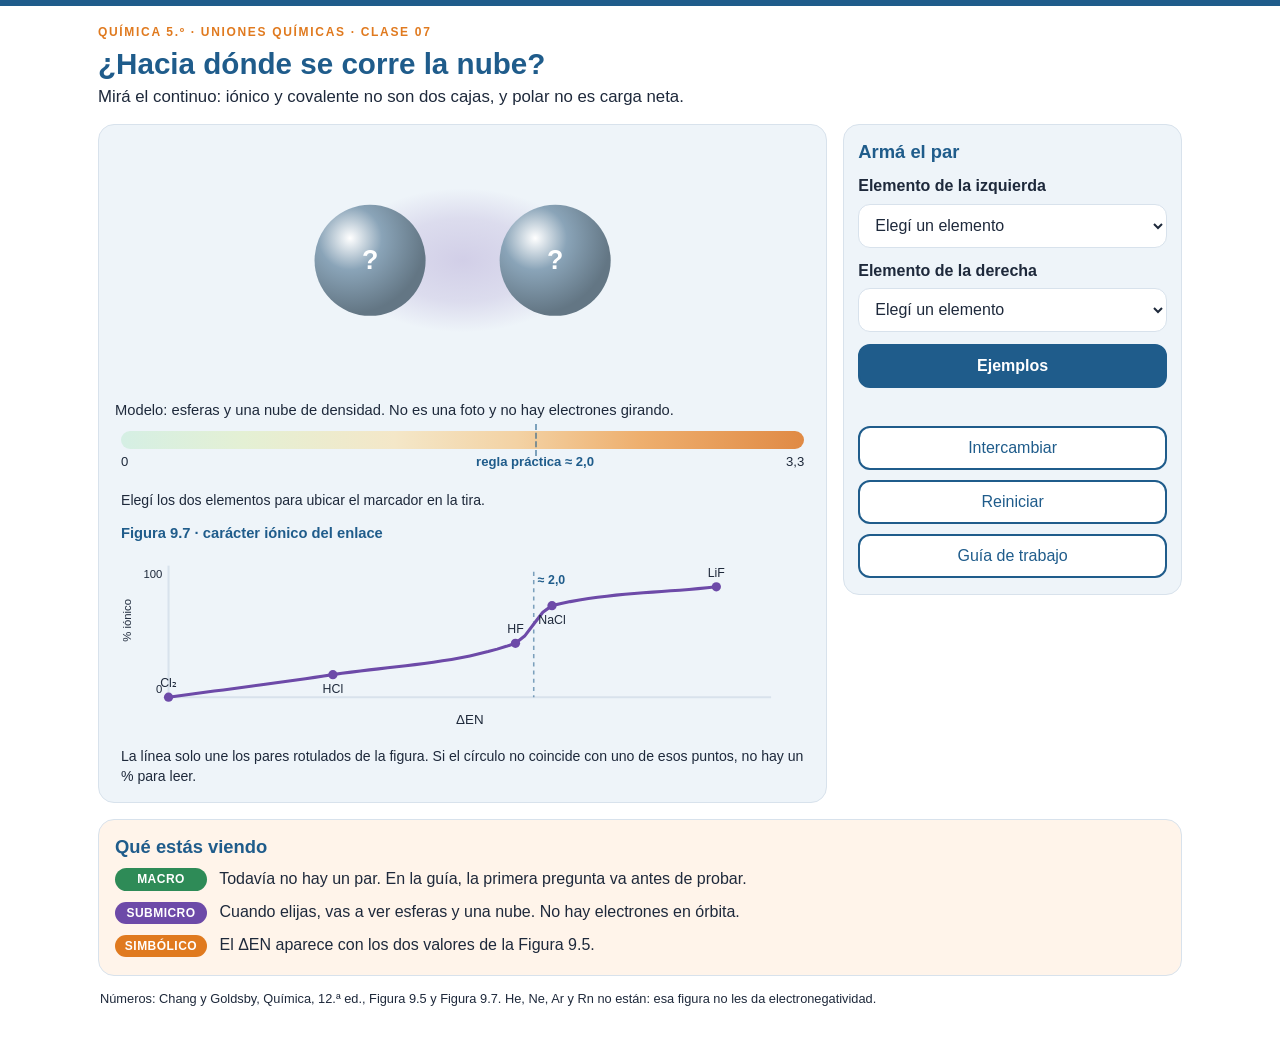
<file: simuladores/sim-c07-polaridad/index.html>
<!DOCTYPE html>
<html lang="es-AR">
<head>
<meta charset="utf-8">
<meta name="viewport" content="width=device-width, initial-scale=1">
<title>¿Hacia dónde se corre la nube?</title>
<style>
  :root {
    --azul: #1F5C8B;
    --texto: #1E293B;
    --acento: #E07A1F;
    --ok: #2E8B57;
    --error: #C0392B;
    --panel: #EEF4F9;
    --borde: #D8E2EC;
    --violeta: #6D4AA8;
    --viendo: #FFF4EA;
  }
  * { box-sizing: border-box; }
  html { scroll-behavior: smooth; }
  body {
    margin: 0;
    background: #fff;
    color: var(--texto);
    font-family: Arial, Helvetica, sans-serif;
    line-height: 1.4;
  }
  .topbar { height: 6px; background: var(--azul); }
  .pagina { max-width: 1120px; margin: 0 auto; padding: 18px 18px 36px; }
  .kicker {
    margin: 0;
    color: var(--acento);
    font-size: 12px;
    font-weight: 700;
    letter-spacing: 0.14em;
    text-transform: uppercase;
  }
  h1 { margin: 6px 0 4px; color: var(--azul); font-size: 1.85rem; line-height: 1.15; }
  .consigna { margin: 0 0 16px; font-size: 1.05rem; }
  .layout {
    display: grid;
    grid-template-columns: minmax(0, 1.55fr) minmax(260px, 0.72fr);
    grid-template-areas: "sim ctrl" "viendo viendo";
    gap: 16px;
    align-items: start;
  }
  .sim { grid-area: sim; }
  .ctrl { grid-area: ctrl; }
  .viendo { grid-area: viendo; }
  .panel {
    background: var(--panel);
    border: 1px solid var(--borde);
    border-radius: 16px;
    padding: 14px 14px 16px;
  }
  .svg-marco { width: 100%; height: auto; display: block; }
  .nota-modelo { margin: 4px 2px 10px; font-size: 0.92rem; }
  .tira-caja { position: relative; margin: 8px 8px 0; }
  .tira {
    position: relative;
    height: 18px;
    border-radius: 999px;
    background: linear-gradient(90deg,
      #d5efe4 0%,
      #e4f0d4 18%,
      #f4e7c8 40%,
      #f3d2a4 58%,
      #eeaf6e 76%,
      #e08a45 100%);
  }
  .tira-regla {
    position: absolute;
    left: 60.606%;
    top: -7px;
    height: 32px;
    border-left: 2px dashed rgba(31, 92, 139, 0.55);
    pointer-events: none;
  }
  .tira-marca {
    position: absolute;
    top: -7px;
    width: 18px;
    height: 32px;
    margin-left: -9px;
    border-radius: 8px;
    background: var(--azul);
    border: 2px solid #fff;
    box-shadow: 0 0 0 1px var(--azul);
    transition: left 0.25s ease;
  }
  .tira-leyendas {
    position: relative;
    height: 36px;
    margin-top: 4px;
    font-size: 0.82rem;
  }
  .tira-leyendas span { position: absolute; top: 0; }
  .tira-leyendas .izq { left: 0; }
  .tira-leyendas .der { right: 0; }
  .tira-leyendas .regla {
    left: 60.606%;
    transform: translateX(-50%);
    color: var(--azul);
    font-weight: 700;
    white-space: nowrap;
  }
  .curva-titulo { margin: 12px 8px 0; font-size: 0.92rem; font-weight: 700; color: var(--azul); }
  .curva-nota { margin: 2px 8px 0; font-size: 0.88rem; }
  label { display: block; font-weight: 700; margin: 0 0 6px; }
  .campo { margin-bottom: 12px; }
  select, button {
    font-family: Arial, Helvetica, sans-serif;
    font-size: 1rem;
    min-height: 44px;
  }
  select {
    width: 100%;
    border: 1px solid var(--borde);
    border-radius: 12px;
    background: #fff;
    color: var(--texto);
    padding: 8px 12px;
  }
  .botones { display: flex; flex-direction: column; gap: 10px; }
  button {
    border-radius: 12px;
    padding: 10px 14px;
    cursor: pointer;
  }
  button.primario {
    background: var(--azul);
    color: #fff;
    border: 2px solid var(--azul);
    font-weight: 700;
  }
  button.secundario {
    background: #fff;
    color: var(--azul);
    border: 2px solid var(--azul);
  }
  button:disabled { opacity: 0.45; cursor: not-allowed; }
  .ejemplo-ahora { min-height: 1.2em; margin: 0; font-size: 0.92rem; }
  .viendo {
    background: var(--viendo);
    border: 1px solid var(--borde);
    border-radius: 16px;
    padding: 14px 16px 8px;
  }
  .viendo h2 { margin: 0 0 8px; color: var(--azul); font-size: 1.15rem; }
  .viendo p { margin: 0 0 10px; }
  .tag {
    display: inline-block;
    min-width: 92px;
    text-align: center;
    color: #fff;
    font-size: 12px;
    font-weight: 700;
    letter-spacing: 0.04em;
    text-transform: uppercase;
    border-radius: 999px;
    padding: 3px 8px;
    margin-right: 8px;
    vertical-align: middle;
  }
  .tag-macro { background: var(--ok); }
  .tag-sub { background: var(--violeta); }
  .tag-sim { background: var(--acento); }
  .pie { margin: 14px 2px 0; font-size: 0.8rem; color: var(--texto); }
  :focus-visible { outline: 3px solid var(--acento); outline-offset: 2px; }
  .scrim {
    position: fixed;
    inset: 0;
    background: rgba(30, 41, 59, 0.45);
    z-index: 20;
  }
  .guia {
    position: fixed;
    z-index: 21;
    left: 50%;
    top: 50%;
    transform: translate(-50%, -50%);
    width: min(720px, calc(100% - 24px));
    max-height: min(88vh, 900px);
    overflow: auto;
    background: #fff;
    color: var(--texto);
    border: 1px solid var(--borde);
    border-radius: 18px;
    padding: 18px 18px 22px;
  }
  .guia h2 { margin: 0 0 6px; color: var(--azul); }
  .guia h3 { margin: 14px 0 4px; font-size: 1rem; color: var(--azul); }
  .guia .tipo { color: var(--acento); font-size: 0.78rem; font-weight: 700; letter-spacing: 0.06em; text-transform: uppercase; }
  .linea-resp { border-bottom: 1px solid var(--texto); height: 26px; margin-top: 6px; }
  .guia-acciones { display: flex; flex-wrap: wrap; gap: 10px; margin-top: 16px; }
  .datos-alumno { display: grid; grid-template-columns: 1fr 1fr; gap: 12px; margin: 8px 0 4px; }
  @media (max-width: 860px) {
    .layout { grid-template-columns: 1fr; grid-template-areas: "sim" "ctrl" "viendo"; }
    h1 { font-size: 1.5rem; }
    .tira-leyendas .regla { white-space: normal; width: 9.2rem; text-align: center; }
    .datos-alumno { grid-template-columns: 1fr; }
  }
  @media (prefers-reduced-motion: reduce) {
    html { scroll-behavior: auto; }
    *, *::before, *::after {
      animation: none !important;
      transition: none !important;
    }
  }
  @media print {
    .no-print { display: none !important; }
    .scrim { display: none !important; }
    body { background: #fff; }
    .guia, .guia[hidden] {
      display: block !important;
      position: static !important;
      transform: none !important;
      width: auto !important;
      max-height: none !important;
      overflow: visible !important;
      border: none !important;
      box-shadow: none !important;
      padding: 0 !important;
    }
    .pregunta { break-inside: avoid; }
    @page { margin: 14mm; }
  }
</style>
</head>
<body>
<div class="topbar"></div>
<div class="pagina">
  <header>
    <p class="kicker">Química 5.º · Uniones químicas · Clase 07</p>
    <h1>¿Hacia dónde se corre la nube?</h1>
    <p class="consigna">Mirá el continuo: iónico y covalente no son dos cajas, y polar no es carga neta.</p>
  </header>

  <div class="layout">
    <section class="panel sim" aria-labelledby="tit-sim">
      <h2 id="tit-sim" class="no-print" style="position:absolute;left:-999px">Simulación del par</h2>
      <svg id="escena" class="svg-marco" viewBox="0 0 680 250" role="img" aria-labelledby="t-sub">
        <ellipse id="nube" cx="340" cy="118" rx="150" ry="78" fill="url(#gradNube)"></ellipse>
        <radialGradient id="gradNube" cx="50%" cy="50%" r="50%">
          <stop id="nube0" offset="0%" stop-color="#6D4AA8" stop-opacity="0.5"></stop>
          <stop offset="58%" stop-color="#6D4AA8" stop-opacity="0.14"></stop>
          <stop offset="100%" stop-color="#6D4AA8" stop-opacity="0"></stop>
        </radialGradient>
        <radialGradient id="gradA" cx="32%" cy="30%" r="68%">
          <stop offset="0%" stop-color="#ffffff"></stop>
          <stop id="aMedio" offset="42%" stop-color="#5B8FBF"></stop>
          <stop id="aBorde" offset="100%" stop-color="#1F5C8B"></stop>
        </radialGradient>
        <radialGradient id="gradB" cx="32%" cy="30%" r="68%">
          <stop offset="0%" stop-color="#ffffff"></stop>
          <stop id="bMedio" offset="42%" stop-color="#E0A060"></stop>
          <stop id="bBorde" offset="100%" stop-color="#E07A1F"></stop>
        </radialGradient>
        <circle id="esfA" cx="250" cy="118" r="54" fill="url(#gradA)"></circle>
        <circle id="esfB" cx="430" cy="118" r="54" fill="url(#gradB)"></circle>
        <text id="simA" x="250" y="126" text-anchor="middle" fill="#fff" font-size="26" font-family="Arial, Helvetica, sans-serif" font-weight="700">?</text>
        <text id="simB" x="430" y="126" text-anchor="middle" fill="#fff" font-size="26" font-family="Arial, Helvetica, sans-serif" font-weight="700">?</text>
        <text id="marcaA" x="250" y="48" text-anchor="middle" fill="#1E293B" font-size="20" font-family="Arial, Helvetica, sans-serif" font-weight="700"></text>
        <text id="marcaB" x="430" y="48" text-anchor="middle" fill="#1E293B" font-size="20" font-family="Arial, Helvetica, sans-serif" font-weight="700"></text>
      </svg>
      <p class="nota-modelo">Modelo: esferas y una nube de densidad. No es una foto y no hay electrones girando.</p>
      <div class="tira-caja">
        <div class="tira" id="tira">
          <div class="tira-regla" aria-hidden="true"></div>
          <div class="tira-marca" id="tira-marca" hidden></div>
        </div>
        <div class="tira-leyendas" aria-hidden="true">
          <span class="izq">0</span>
          <span class="regla">regla práctica ≈ 2,0</span>
          <span class="der">3,3</span>
        </div>
      </div>
      <p id="tira-txt" class="curva-nota">La tira no tiene cortes. La línea punteada es una regla práctica, no una pared.</p>
      <p class="curva-titulo">Figura 9.7 · carácter iónico del enlace</p>
      <svg id="grafico" class="svg-marco" viewBox="0 0 680 196" role="img" aria-label="Puntos de carácter iónico de la Figura 9.7">
        <line x1="54" y1="150" x2="640" y2="150" stroke="#D8E2EC" stroke-width="2"></line>
        <line x1="54" y1="22" x2="54" y2="150" stroke="#D8E2EC" stroke-width="2"></line>
        <line id="linea20" stroke="#1F5C8B" stroke-width="1.5" stroke-dasharray="4 4" opacity="0.55"></line>
        <text id="txt20" fill="#1F5C8B" font-size="12" font-family="Arial" font-weight="700">≈ 2,0</text>
        <path id="trazo" fill="none" stroke="#6D4AA8" stroke-width="3" stroke-linejoin="round" stroke-linecap="round"></path>
        <g id="puntos-fijos"></g>
        <circle id="punto-par" r="7" fill="#E07A1F" stroke="#fff" stroke-width="2" visibility="hidden"></circle>
        <text x="18" y="96" fill="#1E293B" font-size="11" font-family="Arial" transform="rotate(-90 18 96)">% iónico</text>
        <text x="48" y="146" text-anchor="end" fill="#1E293B" font-size="11" font-family="Arial">0</text>
        <text x="48" y="34" text-anchor="end" fill="#1E293B" font-size="11" font-family="Arial">100</text>
        <text x="347" y="176" text-anchor="middle" fill="#1E293B" font-size="13" font-family="Arial">ΔEN</text>
      </svg>
      <p class="curva-nota">La línea solo une los pares rotulados de la figura. Si el círculo no coincide con uno de esos puntos, no hay un % para leer.</p>
    </section>

    <section class="panel ctrl no-print" aria-labelledby="tit-ctrl">
      <h2 id="tit-ctrl" style="margin:0 0 10px;color:#1F5C8B;font-size:1.15rem">Armá el par</h2>
      <div class="campo">
        <label for="sel-a">Elemento de la izquierda</label>
        <select id="sel-a"></select>
      </div>
      <div class="campo">
        <label for="sel-b">Elemento de la derecha</label>
        <select id="sel-b"></select>
      </div>
      <div class="botones">
        <button type="button" class="primario" id="btn-ejemplos">Ejemplos</button>
        <p class="ejemplo-ahora" id="ejemplo-ahora" aria-live="polite"></p>
        <button type="button" class="secundario" id="btn-swap">Intercambiar</button>
        <button type="button" class="secundario" id="btn-reiniciar">Reiniciar</button>
        <button type="button" class="secundario" id="btn-guia" aria-expanded="false" aria-controls="guia">Guía de trabajo</button>
      </div>
    </section>

    <section class="viendo" aria-live="polite">
      <h2>Qué estás viendo</h2>
      <p><span class="tag tag-macro">macro</span> <span id="t-macro"></span></p>
      <p><span class="tag tag-sub">submicro</span> <span id="t-sub"></span></p>
      <p><span class="tag tag-sim">simbólico</span> <span id="t-sim"></span></p>
    </section>
  </div>
  <p class="pie no-print">Números: Chang y Goldsby, Química, 12.ª ed., Figura 9.5 y Figura 9.7. He, Ne, Ar y Rn no están: esa figura no les da electronegatividad.</p>
</div>

<div class="scrim no-print" id="scrim" hidden></div>
<section id="guia" class="guia" hidden role="dialog" aria-modal="true" aria-labelledby="guia-titulo">
  <p class="kicker">Química 5.º · Uniones químicas · Clase 07</p>
  <h2 id="guia-titulo">Guía de trabajo · ¿Hacia dónde se corre la nube?</h2>
  <p>Respondé con tus palabras. La primera pregunta se contesta antes de tocar los ejemplos.</p>
  <div class="datos-alumno">
    <div>Nombre<div class="linea-resp"></div></div>
    <div>Curso<div class="linea-resp"></div></div>
  </div>

  <article class="pregunta">
    <p class="tipo">Predicción · antes de probar</p>
    <h3>1. Ordená HF, HCl y HI de más polar a menos polar.</h3>
    <p>Anotá el orden y por qué lo pensás así. No abras los ejemplos todavía.</p>
    <div class="linea-resp"></div>
    <div class="linea-resp"></div>
    <div class="linea-resp"></div>
  </article>

  <article class="pregunta">
    <p class="tipo">Observación</p>
    <h3>2. Elegí el ejemplo H₂. ¿La nube se corre? ¿Aparecen δ+ y δ−?</h3>
    <p>Describí lo que ves en las esferas, no lo que “debería” pasar.</p>
    <div class="linea-resp"></div>
    <div class="linea-resp"></div>
  </article>

  <article class="pregunta">
    <p class="tipo">Observación</p>
    <h3>3. Pasá por HCl, HF y NaCl.</h3>
    <p>¿La nube se corre de a poco o salta de caja? ¿En cuál de los tres el marcador pasa la línea ≈ 2,0?</p>
    <div class="linea-resp"></div>
    <div class="linea-resp"></div>
    <div class="linea-resp"></div>
  </article>

  <article class="pregunta">
    <p class="tipo">Explicación</p>
    <h3>4. En HCl se ven δ+ y δ−. ¿El par tiene carga neta?</h3>
    <p>Justificá con el panel. No alcanza con decir sí o no.</p>
    <div class="linea-resp"></div>
    <div class="linea-resp"></div>
    <div class="linea-resp"></div>
  </article>

  <article class="pregunta">
    <p class="tipo">Transferencia</p>
    <h3>5. Alguien dice: «si no es iónico, es covalente puro».</h3>
    <p>Elegí un par que quede entre el HCl y el NaCl (podés usar LiI) y explicá por qué esa frase se queda corta.</p>
    <div class="linea-resp"></div>
    <div class="linea-resp"></div>
    <div class="linea-resp"></div>
  </article>

  <div class="guia-acciones no-print">
    <button type="button" class="primario" id="btn-imprimir">Imprimir guía</button>
    <button type="button" class="secundario" id="btn-cerrar">Cerrar</button>
  </div>
</section>

<script>
(function () {
  "use strict";

  /* Figura 9.5, Chang y Goldsby, Química, 12.ª ed., p. 381.
     Un valor por elemento. He, Ne, Ar y Rn no figuran.
     La–Lu es un rango (1,0–1,2): no entra al selector. */
  var ELEMENTOS = [
    { s: "H", n: "hidrógeno", p: 1, en: 2.1 },
    { s: "Li", n: "litio", p: 2, en: 1.0 },
    { s: "Be", n: "berilio", p: 2, en: 1.5 },
    { s: "B", n: "boro", p: 2, en: 2.0 },
    { s: "C", n: "carbono", p: 2, en: 2.5 },
    { s: "N", n: "nitrógeno", p: 2, en: 3.0 },
    { s: "O", n: "oxígeno", p: 2, en: 3.5 },
    { s: "F", n: "flúor", p: 2, en: 4.0 },
    { s: "Na", n: "sodio", p: 3, en: 0.9 },
    { s: "Mg", n: "magnesio", p: 3, en: 1.2 },
    { s: "Al", n: "aluminio", p: 3, en: 1.5 },
    { s: "Si", n: "silicio", p: 3, en: 1.8 },
    { s: "P", n: "fósforo", p: 3, en: 2.1 },
    { s: "S", n: "azufre", p: 3, en: 2.5 },
    { s: "Cl", n: "cloro", p: 3, en: 3.0 },
    { s: "K", n: "potasio", p: 4, en: 0.8 },
    { s: "Ca", n: "calcio", p: 4, en: 1.0 },
    { s: "Ga", n: "galio", p: 4, en: 1.6 },
    { s: "Ge", n: "germanio", p: 4, en: 1.8 },
    { s: "As", n: "arsénico", p: 4, en: 2.0 },
    { s: "Se", n: "selenio", p: 4, en: 2.4 },
    { s: "Br", n: "bromo", p: 4, en: 2.8 },
    { s: "Rb", n: "rubidio", p: 5, en: 0.8 },
    { s: "Sr", n: "estroncio", p: 5, en: 1.0 },
    { s: "Sn", n: "estaño", p: 5, en: 1.8 },
    { s: "Sb", n: "antimonio", p: 5, en: 1.9 },
    { s: "Te", n: "telurio", p: 5, en: 2.1 },
    { s: "I", n: "yodo", p: 5, en: 2.5 },
    { s: "Cs", n: "cesio", p: 6, en: 0.7 },
    { s: "Ba", n: "bario", p: 6, en: 0.9 },
    { s: "Tl", n: "talio", p: 6, en: 1.8 },
    { s: "Pb", n: "plomo", p: 6, en: 1.9 },
    { s: "Bi", n: "bismuto", p: 6, en: 1.9 },
    { s: "Po", n: "polonio", p: 6, en: 2.0 },
    { s: "At", n: "astato", p: 6, en: 2.2 },
    { s: "Fr", n: "francio", p: 7, en: 0.7 },
    { s: "Ra", n: "radio", p: 7, en: 0.9 }
  ];

  /* Figura 9.7, p. 382. Pares rotulados usados en la curva.
     El CsF está en la figura y no se usa: no se apoya sobre la curva. */
  var CURVA = [
    { clave: "Cl|Cl", formula: "Cl₂", d: 0.0, p: 0 },
    { clave: "Cl|H", formula: "HCl", d: 0.9, p: 18 },
    { clave: "F|H", formula: "HF", d: 1.9, p: 43 },
    { clave: "Cl|Na", formula: "NaCl", d: 2.1, p: 73 },
    { clave: "F|Li", formula: "LiF", d: 3.0, p: 88 }
  ];

  var EJEMPLOS = [
    { a: "H", b: "H", nombre: "H₂" },
    { a: "H", b: "Cl", nombre: "HCl" },
    { a: "H", b: "F", nombre: "HF" },
    { a: "Na", b: "Cl", nombre: "NaCl" },
    { a: "Li", b: "I", nombre: "LiI" }
  ];

  var DELTA_MAX = 3.3;
  var REGLA = 2.0;
  var POR_SIMBOLO = {};
  ELEMENTOS.forEach(function (e) { POR_SIMBOLO[e.s] = e; });

  var ejemploIdx = -1;
  var ultimoFoco = null;

  function decimasEN(a, b) {
    return Math.abs(Math.round(a.en * 10) - Math.round(b.en * 10));
  }
  function deltaDe(a, b) { return decimasEN(a, b) / 10; }
  function coma(n) { return (Math.round(n * 10) / 10).toFixed(1).replace(".", ","); }
  function clave(a, b) { return [a, b].sort().join("|"); }

  function oscurecer(hex, factor) {
    var n = parseInt(hex.slice(1), 16);
    var r = Math.round(((n >> 16) & 255) * factor);
    var g = Math.round(((n >> 8) & 255) * factor);
    var b = Math.round((n & 255) * factor);
    return "#" + [r, g, b].map(function (v) {
      return v.toString(16).padStart(2, "0");
    }).join("");
  }

  var PALETA = ["#1F5C8B", "#2E8B57", "#E07A1F", "#6D4AA8", "#3E6F8E", "#8A6A2F"];
  var COLOR_FIJO = {
    H: "#3E7CB0", Li: "#B85C6A", Na: "#B85C6A", K: "#B85C6A", Rb: "#B85C6A", Cs: "#B85C6A", Fr: "#B85C6A",
    F: "#2E8B57", Cl: "#1F8A70", Br: "#C46B2C", I: "#6D4AA8",
    O: "#E07A1F", N: "#1F5C8B", C: "#44566B", S: "#C49A2C"
  };

  function colorDe(sim) {
    if (COLOR_FIJO[sim]) return COLOR_FIJO[sim];
    var h = 0;
    for (var i = 0; i < sim.length; i++) h = (h * 33 + sim.charCodeAt(i)) % PALETA.length;
    return PALETA[h];
  }

  /* Hermite monótona entre los puntos de la Figura 9.7. No se muestra el % interpolado. */
  function pendientes(xs, ys) {
    var n = xs.length;
    var h = [];
    var d = [];
    var m = new Array(n);
    var i;
    for (i = 0; i < n - 1; i++) {
      h[i] = xs[i + 1] - xs[i];
      d[i] = (ys[i + 1] - ys[i]) / h[i];
    }
    m[0] = d[0];
    m[n - 1] = d[n - 2];
    for (i = 1; i < n - 1; i++) {
      if (d[i - 1] * d[i] <= 0) m[i] = 0;
      else {
        var w1 = 2 * h[i] + h[i - 1];
        var w2 = h[i] + 2 * h[i - 1];
        m[i] = (w1 + w2) / (w1 / d[i - 1] + w2 / d[i]);
      }
    }
    return m;
  }

  var XS = CURVA.map(function (c) { return c.d; });
  var YS = CURVA.map(function (c) { return c.p; });
  var MS = pendientes(XS, YS);

  function yCurva(x) {
    if (x < XS[0] || x > XS[XS.length - 1]) return null;
    var i = 0;
    while (i < XS.length - 2 && x > XS[i + 1]) i++;
    var h = XS[i + 1] - XS[i];
    var t = h === 0 ? 0 : (x - XS[i]) / h;
    var t2 = t * t;
    var t3 = t2 * t;
    var h00 = 2 * t3 - 3 * t2 + 1;
    var h10 = t3 - 2 * t2 + t;
    var h01 = -2 * t3 + 3 * t2;
    var h11 = t3 - t2;
    return h00 * YS[i] + h10 * h * MS[i] + h01 * YS[i + 1] + h11 * h * MS[i + 1];
  }

  CURVA.forEach(function (pt) {
    var y = yCurva(pt.d);
    if (Math.abs(y - pt.p) > 0.08) console.error("La curva no pasa por", pt.formula, y);
  });

  var PLOT = { x0: 54, y0: 28, x1: 640, y1: 150 };
  function xDe(d) { return PLOT.x0 + (d / DELTA_MAX) * (PLOT.x1 - PLOT.x0); }
  function yDe(p) { return PLOT.y1 - (p / 100) * (PLOT.y1 - PLOT.y0); }

  function montarCurva() {
    var d = "";
    var x;
    for (x = 0; x <= 3.0001; x += 0.05) {
      var yy = yCurva(Math.min(x, 3));
      var px = xDe(Math.min(x, 3));
      var py = yDe(yy);
      d += (x === 0 ? "M" : "L") + px.toFixed(1) + " " + py.toFixed(1) + " ";
    }
    document.getElementById("trazo").setAttribute("d", d);
    var x20 = xDe(REGLA);
    document.getElementById("linea20").setAttribute("x1", x20);
    document.getElementById("linea20").setAttribute("x2", x20);
    document.getElementById("linea20").setAttribute("y1", PLOT.y0);
    document.getElementById("linea20").setAttribute("y2", PLOT.y1);
    document.getElementById("txt20").setAttribute("x", x20 + 4);
    document.getElementById("txt20").setAttribute("y", PLOT.y0 + 12);

    var g = document.getElementById("puntos-fijos");
    g.textContent = "";
    CURVA.forEach(function (pt, idx) {
      var c = document.createElementNS("http://www.w3.org/2000/svg", "circle");
      c.setAttribute("cx", xDe(pt.d));
      c.setAttribute("cy", yDe(pt.p));
      c.setAttribute("r", "4.5");
      c.setAttribute("fill", "#6D4AA8");
      g.appendChild(c);
      var t = document.createElementNS("http://www.w3.org/2000/svg", "text");
      var arriba = pt.formula !== "NaCl" && pt.formula !== "HCl";
      t.setAttribute("x", xDe(pt.d));
      t.setAttribute("y", arriba ? yDe(pt.p) - 10 : yDe(pt.p) + 18);
      t.setAttribute("text-anchor", "middle");
      t.setAttribute("fill", "#1E293B");
      t.setAttribute("font-size", "12");
      t.setAttribute("font-family", "Arial, Helvetica, sans-serif");
      t.textContent = pt.formula;
      g.appendChild(t);
    });
  }

  function llenarSelect(select) {
    var opt0 = document.createElement("option");
    opt0.value = "";
    opt0.textContent = "Elegí un elemento";
    select.appendChild(opt0);
    var periodo = 0;
    var grupo = null;
    ELEMENTOS.forEach(function (e) {
      if (e.p !== periodo) {
        periodo = e.p;
        grupo = document.createElement("optgroup");
        grupo.label = "Período " + periodo;
        select.appendChild(grupo);
      }
      var op = document.createElement("option");
      op.value = e.s;
      op.textContent = e.s + " · " + e.n;
      grupo.appendChild(op);
    });
  }

  function elegido(id) {
    var v = document.getElementById(id).value;
    return v ? POR_SIMBOLO[v] : null;
  }

  function puntoFigura(a, b) {
    var k = clave(a, b);
    for (var i = 0; i < CURVA.length; i++) if (CURVA[i].clave === k) return CURVA[i];
    return null;
  }

  function vecinos(delta) {
    var menor = null;
    var mayor = null;
    var i;
    for (i = 0; i < CURVA.length; i++) {
      if (CURVA[i].d < delta - 0.001) menor = CURVA[i];
      if (CURVA[i].d > delta + 0.001 && !mayor) mayor = CURVA[i];
    }
    if (menor && mayor) {
      return "Más carácter iónico que el " + menor.formula + ", menos que el " + mayor.formula + ".";
    }
    if (mayor) return "Menos carácter iónico que el " + mayor.formula + ".";
    if (menor) return "Más carácter iónico que el " + menor.formula + ".";
    return "";
  }

  function ponerTexto(id, texto) {
    document.getElementById(id).textContent = texto;
  }

  function textos(a, b) {
    if (!a || !b) {
      return {
        macro: "Todavía no hay un par. En la guía, la primera pregunta va antes de probar.",
        sub: "Cuando elijas, vas a ver esferas y una nube. No hay electrones en órbita.",
        sim: "El ΔEN aparece con los dos valores de la Figura 9.5."
      };
    }
    var delta = deltaDe(a, b);
    var mas = a.en === b.en ? null : (a.en > b.en ? a : b);
    var rot = puntoFigura(a.s, b.s);
    var cuenta = "ΔEN = |" + coma(Math.max(a.en, b.en)) + " − " + coma(Math.min(a.en, b.en)) + "| = " + coma(delta) + ".";

    if (delta === 0) {
      return {
        macro: "El conjunto queda neutro. Que la nube no se corra no borra el enlace.",
        sub: "La nube queda en el medio: los dos átomos atraen el par con la misma fuerza.",
        sim: rot
          ? "ΔEN = 0. Figura 9.7: Cl₂, 0 % de carácter iónico."
          : "ΔEN = 0. La nube no se corre, igual que el Cl₂ en el origen de la curva."
      };
    }
    if (delta >= REGLA) {
      var simIon = cuenta + " ";
      if (rot) simIon += "Figura 9.7: " + rot.formula + ", " + rot.p + " % iónico. " + vecinos(delta);
      else if (decimasEN(a, b) > 30) simIon += "Pasa el LiF, último punto de la curva: no inventamos el %.";
      else simIon += vecinos(delta) + " Sin % en la Figura 9.7.";
      return {
        macro: "Se dibujan como iones, pero el conjunto de los dos sigue neutro.",
        sub: "La densidad queda del lado del " + mas.s + ". Es el mismo continuo, no otra caja.",
        sim: simIon.trim()
      };
    }
    var simPol = cuenta + " ";
    if (rot) simPol += "Figura 9.7: " + rot.formula + ", " + rot.p + " % iónico. " + vecinos(delta);
    else simPol += vecinos(delta) + " Sin % en la Figura 9.7.";
    return {
      macro: "Hay δ+ y δ−, pero el par sigue neutro: polar no es carga neta.",
      sub: "La nube se corre hacia el " + mas.s + ". El corrimiento es de a poco, sin salto de caja.",
      sim: simPol.trim()
    };
  }

  function pintarEsfera(prefix, color) {
    document.getElementById(prefix + "Medio").setAttribute("stop-color", color);
    document.getElementById(prefix + "Borde").setAttribute("stop-color", oscurecer(color, 0.72));
  }

  function dibujar(a, b) {
    var esfA = document.getElementById("esfA");
    var esfB = document.getElementById("esfB");
    var nube = document.getElementById("nube");
    var marca = document.getElementById("tira-marca");
    var punto = document.getElementById("punto-par");
    var vacio = !a || !b;

    if (vacio) {
      esfA.setAttribute("cx", 250);
      esfB.setAttribute("cx", 430);
      esfA.setAttribute("r", 54);
      esfB.setAttribute("r", 54);
      nube.setAttribute("cx", 340);
      nube.setAttribute("rx", 120);
      nube.setAttribute("ry", 70);
      document.getElementById("gradNube").setAttribute("cx", "50%");
      document.getElementById("nube0").setAttribute("stop-opacity", "0.22");
      document.getElementById("simA").textContent = "?";
      document.getElementById("simB").textContent = "?";
      document.getElementById("simA").setAttribute("x", 250);
      document.getElementById("simB").setAttribute("x", 430);
      document.getElementById("marcaA").textContent = "";
      document.getElementById("marcaB").textContent = "";
      pintarEsfera("a", "#8AA4B8");
      pintarEsfera("b", "#8AA4B8");
      marca.hidden = true;
      punto.setAttribute("visibility", "hidden");
      document.getElementById("tira-txt").textContent = "Elegí los dos elementos para ubicar el marcador en la tira.";
      return;
    }

    var delta = deltaDe(a, b);
    var ionico = delta >= REGLA;
    var dist = 136 + (Math.min(delta, DELTA_MAX) / DELTA_MAX) * 168;
    var left = 340 - dist / 2;
    var right = 340 + dist / 2;
    var r = ionico ? 50 : 54;
    esfA.setAttribute("cx", left);
    esfB.setAttribute("cx", right);
    esfA.setAttribute("r", r);
    esfB.setAttribute("r", r);
    document.getElementById("simA").textContent = a.s;
    document.getElementById("simB").textContent = b.s;
    document.getElementById("simA").setAttribute("x", left);
    document.getElementById("simB").setAttribute("x", right);
    var colA = colorDe(a.s);
    var colB = colorDe(b.s);
    if (colA === colB && a.s !== b.s) colB = "#E07A1F";
    pintarEsfera("a", colA);
    pintarEsfera("b", colB);

    var dir = 0;
    if (b.en > a.en) dir = 1;
    else if (a.en > b.en) dir = -1;
    var nubeCx;
    var rx;
    var ry;
    if (delta === 0) {
      nubeCx = 340;
      rx = dist * 0.62;
      ry = 74;
    } else if (ionico) {
      nubeCx = dir > 0 ? right : left;
      rx = r * 1.2;
      ry = r * 1.05;
    } else {
      var alcance = (delta / REGLA) * (dist * 0.4);
      nubeCx = 340 + dir * alcance;
      rx = dist * 0.5;
      ry = 78;
    }
    nube.setAttribute("cx", nubeCx);
    nube.setAttribute("rx", rx);
    nube.setAttribute("ry", ry);
    var cxGrad = "50%";
    if (!ionico && dir > 0) cxGrad = "64%";
    if (!ionico && dir < 0) cxGrad = "36%";
    document.getElementById("gradNube").setAttribute("cx", cxGrad);
    document.getElementById("nube0").setAttribute("stop-opacity", delta === 0 ? "0.28" : "0.55");

    var tam = delta === 0 ? 0 : Math.round(18 + Math.min(delta, REGLA) / REGLA * 18);
    var txtA = "";
    var txtB = "";
    var colMarcaA = "#1E293B";
    var colMarcaB = "#1E293B";
    if (delta > 0 && !ionico) {
      txtA = a.en < b.en ? "δ+" : "δ−";
      txtB = b.en < a.en ? "δ+" : "δ−";
      if (a.en === b.en) { txtA = ""; txtB = ""; }
    } else if (ionico) {
      txtA = a.en < b.en ? "+" : "−";
      txtB = b.en < a.en ? "+" : "−";
    }
    if (txtA === "δ+" || txtA === "+") colMarcaA = "#1F5C8B";
    if (txtA === "δ−" || txtA === "−") colMarcaA = "#6D4AA8";
    if (txtB === "δ+" || txtB === "+") colMarcaB = "#1F5C8B";
    if (txtB === "δ−" || txtB === "−") colMarcaB = "#6D4AA8";
    var mA = document.getElementById("marcaA");
    var mB = document.getElementById("marcaB");
    mA.textContent = txtA;
    mB.textContent = txtB;
    mA.setAttribute("fill", colMarcaA);
    mB.setAttribute("fill", colMarcaB);
    mA.setAttribute("x", left);
    mB.setAttribute("x", right);
    mA.setAttribute("font-size", tam || 16);
    mB.setAttribute("font-size", tam || 16);
    mA.setAttribute("y", 118 - r - 14);
    mB.setAttribute("y", 118 - r - 14);

    marca.hidden = false;
    marca.style.left = (Math.min(delta, DELTA_MAX) / DELTA_MAX * 100) + "%";
    document.getElementById("tira-txt").textContent = ionico
      ? "ΔEN = " + coma(delta) + ". Llegó a la regla práctica ≈ 2,0: el dibujo pasa a iones, la tira no se corta."
      : "ΔEN = " + coma(delta) + ". El marcador se mueve sin saltos. La línea ≈ 2,0 no parte la tira.";

    var rotP = puntoFigura(a.s, b.s);
    if (decimasEN(a, b) <= 30) {
      var dPlot = rotP ? rotP.d : delta;
      var y = rotP ? rotP.p : yCurva(dPlot);
      punto.setAttribute("cx", xDe(dPlot));
      punto.setAttribute("cy", yDe(y));
      punto.setAttribute("visibility", "visible");
      punto.setAttribute("fill", rotP ? "#E07A1F" : "#fff");
      punto.setAttribute("stroke", "#E07A1F");
    } else {
      punto.setAttribute("visibility", "hidden");
    }
  }

  function actualizar() {
    var a = elegido("sel-a");
    var b = elegido("sel-b");
    var t = textos(a, b);
    ponerTexto("t-macro", t.macro);
    ponerTexto("t-sub", t.sub);
    ponerTexto("t-sim", t.sim);
    dibujar(a, b);
  }

  function setPar(sa, sb) {
    document.getElementById("sel-a").value = sa;
    document.getElementById("sel-b").value = sb;
    actualizar();
  }

  function abrirGuia() {
    ultimoFoco = document.activeElement;
    document.getElementById("guia").hidden = false;
    document.getElementById("scrim").hidden = false;
    document.getElementById("btn-guia").setAttribute("aria-expanded", "true");
    document.getElementById("btn-cerrar").focus();
  }

  function cerrarGuia() {
    document.getElementById("guia").hidden = true;
    document.getElementById("scrim").hidden = true;
    document.getElementById("btn-guia").setAttribute("aria-expanded", "false");
    if (ultimoFoco && ultimoFoco.focus) ultimoFoco.focus();
  }

  llenarSelect(document.getElementById("sel-a"));
  llenarSelect(document.getElementById("sel-b"));
  montarCurva();
  actualizar();

  document.getElementById("sel-a").addEventListener("change", function () {
    ejemploIdx = -1;
    document.getElementById("ejemplo-ahora").textContent = "";
    actualizar();
  });
  document.getElementById("sel-b").addEventListener("change", function () {
    ejemploIdx = -1;
    document.getElementById("ejemplo-ahora").textContent = "";
    actualizar();
  });
  document.getElementById("btn-swap").addEventListener("click", function () {
    var a = document.getElementById("sel-a").value;
    var b = document.getElementById("sel-b").value;
    document.getElementById("sel-a").value = b;
    document.getElementById("sel-b").value = a;
    actualizar();
  });
  document.getElementById("btn-ejemplos").addEventListener("click", function () {
    ejemploIdx = (ejemploIdx + 1) % EJEMPLOS.length;
    var ej = EJEMPLOS[ejemploIdx];
    setPar(ej.a, ej.b);
    document.getElementById("ejemplo-ahora").textContent = "Ejemplo en pantalla: " + ej.nombre + ".";
  });
  document.getElementById("btn-reiniciar").addEventListener("click", function () {
    ejemploIdx = -1;
    document.getElementById("sel-a").value = "";
    document.getElementById("sel-b").value = "";
    document.getElementById("ejemplo-ahora").textContent = "";
    actualizar();
    document.getElementById("sel-a").focus();
  });
  document.getElementById("btn-guia").addEventListener("click", abrirGuia);
  document.getElementById("btn-cerrar").addEventListener("click", cerrarGuia);
  document.getElementById("scrim").addEventListener("click", cerrarGuia);
  document.getElementById("btn-imprimir").addEventListener("click", function () { window.print(); });
  document.addEventListener("keydown", function (ev) {
    var guia = document.getElementById("guia");
    if (guia.hidden) return;
    if (ev.key === "Escape") {
      ev.preventDefault();
      cerrarGuia();
      return;
    }
    if (ev.key !== "Tab") return;
    var focos = guia.querySelectorAll("button, [href], input, select, textarea");
    if (!focos.length) return;
    var primero = focos[0];
    var ultimo = focos[focos.length - 1];
    if (ev.shiftKey && document.activeElement === primero) {
      ev.preventDefault();
      ultimo.focus();
    } else if (!ev.shiftKey && document.activeElement === ultimo) {
      ev.preventDefault();
      primero.focus();
    }
  });
})();
</script>
</body>
</html>
<!--
Datos usados. Fuente: Chang y Goldsby, Química, 12.ª ed.
No había un archivo valores-chang.json suelto en el proyecto. Los números se
leyeron de CAP9.pdf (el capítulo adjunto), que es la misma fuente que la clase
cita como Figura 9.5 / Figura 9.7 (valores-chang.json en los apuntes).

Figura 9.5, p. 381 — electronegatividad (sin unidad). Selector: solo estos.
H 2,1
Li 1,0  Be 1,5  B 2,0  C 2,5  N 3,0  O 3,5  F 4,0
Na 0,9  Mg 1,2  Al 1,5  Si 1,8  P 2,1  S 2,5  Cl 3,0
K 0,8  Ca 1,0  Sc 1,3  Ti 1,5  V 1,6  Cr 1,6  Mn 1,5  Fe 1,8  Co 1,9  Ni 1,9  Cu 1,9  Zn 1,6  Ga 1,6  Ge 1,8  As 2,0  Se 2,4  Br 2,8  Kr 3,0
Fr 0,7  Ra 0,9
Omitidos: He, Ne, Ar, Rn (no están en la figura). La–Lu solo trae el rango 1,0–1,2, no un valor por elemento.

Figura 9.7, p. 382 — pares rotulados que SÍ se marcan en la curva
(ΔEN calculado con la Figura 9.5; % leído en la figura, misma lectura que la clase 07):
Cl₂   ΔEN 0,0   0 %
HCl   ΔEN 0,9   18 %
HF    ΔEN 1,9   43 %
NaCl  ΔEN 2,1   73 %
LiF   ΔEN 3,0   88 %
NO USADO en la curva, por consigna: CsF (está rotulado en la Figura 9.7; no se apoya el punto).
El eje llega a 3,3 porque ese es el extremo de la figura, no porque se grafique el CsF.
Regla práctica ≈ 2,0: texto del Chang, p. 382 («2,0 o más… para la mayoría pero no para todos»).
No se interpola un % para mostrarlo: el círculo vacío solo ubica el ΔEN entre los puntos rotulados.
Ejemplos: H₂, HCl, HF, NaCl, LiI. LiI usa Li 1,0 e I 2,5 (Figura 9.5); no tiene % en la Figura 9.7.
-->
</file>
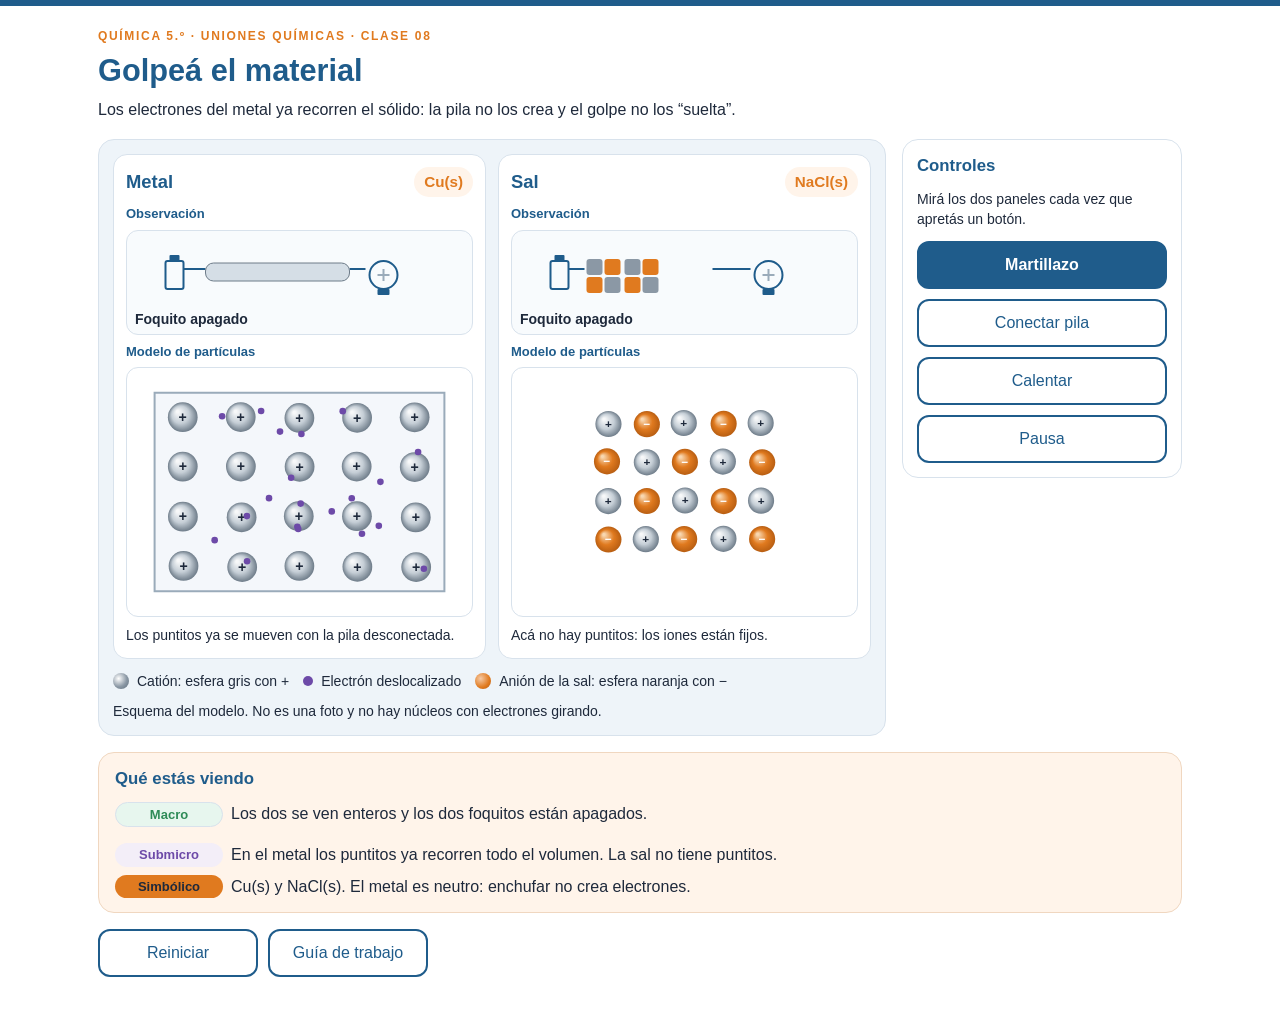
<file: simuladores/sim-c08-mar-electrones/index.html>
<!DOCTYPE html>
<html lang="es-AR">
<head>
<meta charset="utf-8">
<meta name="viewport" content="width=device-width, initial-scale=1">
<title>Golpeá el material · Química 5.º</title>
<style>
  :root {
    --ink: #1E293B;
    --title: #1F5C8B;
    --accent: #E07A1F;
    --ok: #2E8B57;
    --bad: #C0392B;
    --panel: #EEF4F9;
    --line: #D8E2EC;
    --cream: #FFF4EA;
    --violet: #6D4AA8;
    --r: 16px;
  }
  * { box-sizing: border-box; }
  html { color-scheme: light; }
  body {
    margin: 0;
    background: #FFFFFF;
    color: var(--ink);
    font-family: Arial, Helvetica, sans-serif;
    font-size: 16px;
    line-height: 1.45;
  }
  .topbar {
    position: sticky;
    top: 0;
    z-index: 5;
    height: 6px;
    background: var(--title);
  }
  .skip {
    position: absolute;
    left: 12px;
    top: -48px;
    background: var(--title);
    color: #fff;
    padding: 10px 14px;
    border-radius: 10px;
    z-index: 40;
  }
  .skip:focus { top: 14px; }
  .wrap {
    max-width: 1120px;
    margin: 0 auto;
    padding: 22px 18px 48px;
  }
  .kicker {
    margin: 0 0 8px;
    color: var(--accent);
    font-size: 12px;
    font-weight: 700;
    letter-spacing: 0.14em;
    text-transform: uppercase;
  }
  h1 {
    margin: 0 0 8px;
    color: var(--title);
    font-size: clamp(1.55rem, 2.4vw, 2rem);
    line-height: 1.2;
    font-weight: 700;
  }
  .consigna {
    margin: 0;
    max-width: 46rem;
  }
  .layout {
    display: grid;
    grid-template-columns: minmax(0, 1fr) 280px;
    gap: 16px;
    margin-top: 18px;
    align-items: start;
  }
  .stage {
    background: var(--panel);
    border: 1px solid var(--line);
    border-radius: var(--r);
    padding: 14px;
  }
  .pair {
    display: grid;
    grid-template-columns: 1fr 1fr;
    gap: 12px;
  }
  .card {
    background: #fff;
    border: 1px solid var(--line);
    border-radius: 14px;
    padding: 12px;
    min-width: 0;
  }
  .card-h {
    display: flex;
    align-items: center;
    justify-content: space-between;
    gap: 8px;
    margin-bottom: 8px;
  }
  .card h2 {
    margin: 0;
    color: var(--title);
    font-size: 1.15rem;
  }
  .formula {
    margin: 0;
    color: var(--accent);
    font-weight: 700;
    background: var(--cream);
    border-radius: 999px;
    padding: 4px 10px;
    font-size: 0.95rem;
  }
  .cap {
    margin: 0 0 6px;
    font-size: 13px;
    font-weight: 700;
    color: var(--title);
  }
  .macro {
    background: #F8FBFD;
    border: 1px solid var(--line);
    border-radius: 12px;
    padding: 6px 8px 4px;
    margin-bottom: 8px;
  }
  .macro svg { width: 100%; height: 72px; display: block; }
  .bar-b, .heat, .bulb-on { display: none; }
  .metal[data-golpe="1"] .bar-s { display: none; }
  .metal[data-golpe="1"] .bar-b { display: block; }
  .metal[data-calor="1"] .heat { display: block; }
  .metal[data-pila="1"] .bulb-off { display: none; }
  .metal[data-pila="1"] .bulb-on { display: block; }
  .salt[data-golpe="1"] .half-r { transform: translate(14px, 7px); }
  .lamp {
    margin: 0;
    min-height: 1.3em;
    font-size: 14px;
    font-weight: 700;
  }
  .lamp.on { color: var(--ok); }
  .canvas-wrap {
    position: relative;
    aspect-ratio: 10 / 7.2;
    background: #fff;
    border: 1px solid var(--line);
    border-radius: 12px;
    overflow: hidden;
  }
  canvas { position: absolute; inset: 0; width: 100%; height: 100%; display: block; }
  .hint {
    margin: 8px 0 0;
    font-size: 14px;
  }
  .legend {
    display: flex;
    flex-wrap: wrap;
    gap: 8px 14px;
    list-style: none;
    margin: 12px 0 0;
    padding: 0;
    font-size: 14px;
  }
  .legend li { display: flex; align-items: center; gap: 8px; }
  .swatch {
    width: 16px;
    height: 16px;
    border-radius: 50%;
    flex: 0 0 auto;
  }
  .swatch.cat { background: radial-gradient(circle at 35% 35%, #fff, #8B98A5 55%, #5C6B7A); }
  .swatch.e { background: var(--violet); width: 10px; height: 10px; }
  .swatch.an { background: radial-gradient(circle at 35% 35%, #F6C9A4, #E07A1F 60%, #B85E12); }
  .nota-modelo { margin: 10px 0 0; font-size: 14px; }
  .controls {
    background: #fff;
    border: 1px solid var(--line);
    border-radius: var(--r);
    padding: 14px;
  }
  .controls h2, .seeing h2 {
    margin: 0 0 10px;
    color: var(--title);
    font-size: 1.05rem;
  }
  .controls p.lead { margin: 0 0 12px; font-size: 14px; }
  .stack { display: flex; flex-direction: column; gap: 10px; }
  button {
    font-family: Arial, Helvetica, sans-serif;
    font-size: 16px;
    min-height: 48px;
    padding: 10px 14px;
    border-radius: 12px;
    cursor: pointer;
    touch-action: manipulation;
  }
  button:focus-visible, .choice:focus-within, textarea:focus-visible, a:focus-visible {
    outline: 3px solid var(--accent);
    outline-offset: 2px;
  }
  .primary {
    background: var(--title);
    color: #fff;
    border: 2px solid var(--title);
    font-weight: 700;
  }
  .primary:hover { background: #18496D; }
  .secondary {
    background: #fff;
    color: var(--title);
    border: 2px solid var(--title);
  }
  .secondary:hover, button[aria-pressed="true"] { background: var(--panel); }
  button:disabled {
    opacity: 0.55;
    cursor: not-allowed;
  }
  .mini { margin: 8px 0 0; font-size: 14px; }
  .seeing {
    grid-column: 1 / -1;
    background: var(--cream);
    border: 1px solid #F0D7C0;
    border-radius: var(--r);
    padding: 14px 16px;
  }
  .row {
    display: grid;
    grid-template-columns: 108px minmax(0, 1fr);
    gap: 8px;
    align-items: start;
    margin: 8px 0 0;
  }
  .tag {
    display: inline-block;
    text-align: center;
    font-size: 13px;
    font-weight: 700;
    border-radius: 999px;
    padding: 4px 8px;
    line-height: 1.2;
  }
  .tag.macro { color: var(--ok); background: #E7F6EE; }
  .tag.sub { color: var(--violet); background: #F3EEF8; }
  .tag.sim { color: #1E293B; background: var(--accent); }
  .msg { margin: 0; }
  .actions {
    grid-column: 1 / -1;
    display: flex;
    flex-wrap: wrap;
    gap: 10px;
  }
  .actions button { min-width: 160px; }
  .reduce-only { display: none; margin: 8px 0 0; font-size: 14px; }
  html.reduce .reduce-only { display: block; }
  .guia[hidden] { display: none !important; }
  .guia {
    position: fixed;
    inset: 0;
    z-index: 30;
    background: rgba(30, 41, 59, 0.45);
    display: flex;
    justify-content: center;
    align-items: flex-start;
    padding: 18px 12px;
    overflow: auto;
  }
  .guia-card {
    background: #fff;
    color: var(--ink);
    width: min(720px, 100%);
    border-radius: 16px;
    border: 1px solid var(--line);
    padding: 18px 18px 22px;
    margin: 8px 0 24px;
  }
  .guia-top {
    display: flex;
    justify-content: space-between;
    gap: 12px;
    align-items: flex-start;
  }
  .guia-card h2 { margin: 0 0 6px; color: var(--title); font-size: 1.35rem; }
  .guia-card h3 { margin: 0 0 8px; color: var(--title); font-size: 1.05rem; }
  fieldset {
    border: 1px solid var(--line);
    border-radius: 14px;
    margin: 0 0 12px;
    padding: 12px 12px 14px;
  }
  legend { font-weight: 700; color: var(--title); padding: 0 4px; }
  .qtype {
    margin: 0 0 6px;
    color: var(--accent);
    font-size: 12px;
    font-weight: 700;
    letter-spacing: 0.08em;
    text-transform: uppercase;
  }
  .choice {
    display: flex;
    align-items: center;
    gap: 10px;
    min-height: 44px;
    padding: 6px 8px;
    border-radius: 12px;
  }
  .choice input { width: 22px; height: 22px; }
  .lines {
    width: 100%;
    margin-top: 8px;
    border: none;
    border-radius: 8px;
    background-color: #fff;
    background-image: repeating-linear-gradient(#fff, #fff 27px, var(--line) 28px);
    line-height: 28px;
    min-height: 84px;
    padding: 0 4px;
    font: inherit;
    color: inherit;
    resize: vertical;
  }
  .fb {
    margin: 8px 0 0;
    background: var(--panel);
    border-radius: 12px;
    padding: 8px 10px;
  }
  .pista { margin-top: 8px; }
  .pista summary { min-height: 44px; display: flex; align-items: center; cursor: pointer; color: var(--title); font-weight: 700; }
  .solo-papel { display: none; }
  .visually-hidden {
    position: absolute;
    width: 1px;
    height: 1px;
    padding: 0;
    margin: -1px;
    overflow: hidden;
    clip: rect(0, 0, 0, 0);
    white-space: nowrap;
    border: 0;
  }
  @media (max-width: 860px) {
    .layout { grid-template-columns: 1fr; }
    .controls { position: static; }
  }
  @media (min-width: 861px) {
    .controls { position: sticky; top: 16px; }
  }
  @media (max-width: 720px) {
    .pair { grid-template-columns: 1fr; }
    .wrap { padding: 16px 12px 36px; }
    .row { grid-template-columns: 1fr; }
  }
  @media (prefers-reduced-motion: reduce) {
    *, *::before, *::after {
      animation-duration: 0.01ms !important;
      transition-duration: 0.01ms !important;
    }
    .salt[data-golpe="1"] .half-r { transform: translate(14px, 7px); }
  }
  @media print {
    body { background: #fff; }
    .topbar, .wrap, .no-print, .pista, .solo-pantalla { display: none !important; }
    .guia {
      position: static;
      background: #fff;
      padding: 0;
      overflow: visible;
      display: block !important;
    }
    .guia[hidden] { display: block !important; }
    .guia-card {
      border: none;
      border-radius: 0;
      width: auto;
      margin: 0;
      padding: 0;
    }
    .solo-papel { display: block !important; }
    .lines { min-height: 84px; }
    a { color: inherit; text-decoration: none; }
  }
</style>
</head>
<body>
<a class="skip" href="#controles">Saltar a los controles</a>
<div class="topbar"></div>
<main class="wrap">
  <header>
    <p class="kicker">QUÍMICA 5.º · UNIONES QUÍMICAS · CLASE 08</p>
    <h1>Golpeá el material</h1>
    <p class="consigna">Los electrones del metal ya recorren el sólido: la pila no los crea y el golpe no los “suelta”.</p>
  </header>

  <div class="layout">
    <section class="stage" aria-labelledby="sim-title">
      <h2 id="sim-title" class="visually-hidden">Simulación del metal y de la sal</h2>
      <div class="pair">
        <article class="card metal" id="card-metal" data-golpe="0" data-pila="0" data-calor="0">
          <header class="card-h">
            <h2>Metal</h2>
            <p class="formula">Cu(s)</p>
          </header>
          <p class="cap">Observación</p>
          <div class="macro">
            <svg viewBox="0 0 280 72" aria-hidden="true">
              <rect x="6" y="24" width="18" height="28" rx="2" fill="none" stroke="#1F5C8B" stroke-width="2"/>
              <rect x="10" y="18" width="10" height="6" rx="1" fill="#1F5C8B"/>
              <path d="M24 32 H46" fill="none" stroke="#1F5C8B" stroke-width="2"/>
              <path d="M190 32 H206" fill="none" stroke="#1F5C8B" stroke-width="2"/>
              <g class="bar-s">
                <rect x="46" y="26" width="144" height="18" rx="8" fill="#D5DEE6" stroke="#6E7C89"/>
              </g>
              <g class="bar-b">
                <path d="M46 44 Q118 16 190 36" fill="none" stroke="#9AABBA" stroke-width="16" stroke-linecap="round"/>
                <path d="M46 44 Q118 16 190 36" fill="none" stroke="#F4F7FB" stroke-width="7" stroke-linecap="round"/>
              </g>
              <g class="heat" fill="none" stroke="#E07A1F" stroke-width="2" stroke-linecap="round">
                <path d="M78 16 q5 -7 10 0"/>
                <path d="M108 14 q5 -7 10 0"/>
                <path d="M138 16 q5 -7 10 0"/>
              </g>
              <g transform="translate(206,22)">
                <circle cx="18" cy="16" r="14" fill="#F8FBFD" stroke="#1F5C8B" stroke-width="2"/>
                <g class="bulb-off" stroke="#9AABBA" stroke-width="2" fill="none">
                  <path d="M12 16 h12 M18 10 v12"/>
                </g>
                <g class="bulb-on">
                  <circle cx="18" cy="16" r="8" fill="#F6C14B"/>
                </g>
                <rect x="12" y="30" width="12" height="6" rx="1" fill="#1F5C8B"/>
              </g>
            </svg>
            <p class="lamp" id="lamp-metal">Foquito apagado</p>
          </div>
          <p class="cap">Modelo de partículas</p>
          <div class="canvas-wrap">
            <canvas id="cv-metal" aria-describedby="desc-metal"></canvas>
          </div>
          <p id="desc-metal" class="visually-hidden">Cationes como esferas con signo más y electrones como puntitos que recorren todo el volumen. No hay órbitas.</p>
          <p class="hint" id="hint-metal">Los puntitos ya se mueven con la pila desconectada.</p>
        </article>

        <article class="card salt" id="card-salt" data-golpe="0" data-pila="0" data-calor="0">
          <header class="card-h">
            <h2>Sal</h2>
            <p class="formula">NaCl(s)</p>
          </header>
          <p class="cap">Observación</p>
          <div class="macro">
            <svg viewBox="0 0 280 72" aria-hidden="true">
              <rect x="6" y="24" width="18" height="28" rx="2" fill="none" stroke="#1F5C8B" stroke-width="2"/>
              <rect x="10" y="18" width="10" height="6" rx="1" fill="#1F5C8B"/>
              <path d="M24 32 H40" fill="none" stroke="#1F5C8B" stroke-width="2"/>
              <path d="M168 32 H206" fill="none" stroke="#1F5C8B" stroke-width="2"/>
              <g class="half-l">
                <rect x="42" y="22" width="16" height="16" rx="3" fill="#8B98A5"/>
                <rect x="60" y="22" width="16" height="16" rx="3" fill="#E07A1F"/>
                <rect x="42" y="40" width="16" height="16" rx="3" fill="#E07A1F"/>
                <rect x="60" y="40" width="16" height="16" rx="3" fill="#8B98A5"/>
              </g>
              <g class="half-r">
                <rect x="80" y="22" width="16" height="16" rx="3" fill="#8B98A5"/>
                <rect x="98" y="22" width="16" height="16" rx="3" fill="#E07A1F"/>
                <rect x="80" y="40" width="16" height="16" rx="3" fill="#E07A1F"/>
                <rect x="98" y="40" width="16" height="16" rx="3" fill="#8B98A5"/>
              </g>
              <g transform="translate(206,22)">
                <circle cx="18" cy="16" r="14" fill="#F8FBFD" stroke="#1F5C8B" stroke-width="2"/>
                <g stroke="#9AABBA" stroke-width="2" fill="none">
                  <path d="M12 16 h12 M18 10 v12"/>
                </g>
                <rect x="12" y="30" width="12" height="6" rx="1" fill="#1F5C8B"/>
              </g>
            </svg>
            <p class="lamp" id="lamp-salt">Foquito apagado</p>
          </div>
          <p class="cap">Modelo de partículas</p>
          <div class="canvas-wrap">
            <canvas id="cv-salt" aria-describedby="desc-salt"></canvas>
          </div>
          <p id="desc-salt" class="visually-hidden">Red de iones positivos y negativos alternados. No hay puntitos móviles.</p>
          <p class="hint" id="hint-salt">Acá no hay puntitos: los iones están fijos.</p>
        </article>
      </div>
      <ul class="legend">
        <li><span class="swatch cat" aria-hidden="true"></span> Catión: esfera gris con +</li>
        <li><span class="swatch e" aria-hidden="true"></span> Electrón deslocalizado</li>
        <li><span class="swatch an" aria-hidden="true"></span> Anión de la sal: esfera naranja con −</li>
      </ul>
      <p class="nota-modelo">Esquema del modelo. No es una foto y no hay núcleos con electrones girando.</p>
      <p class="reduce-only">Menos movimiento: las flechas muestran hacia dónde irían los electrones o el deslizamiento.</p>
    </section>

    <section class="controls" id="controles" aria-labelledby="ctrl-title">
      <h2 id="ctrl-title">Controles</h2>
      <p class="lead">Mirá los dos paneles cada vez que apretás un botón.</p>
      <div class="stack">
        <button type="button" class="primary" id="btn-golpe">Martillazo</button>
        <button type="button" class="secondary" id="btn-pila" aria-pressed="false">Conectar pila</button>
        <button type="button" class="secondary" id="btn-calor" aria-pressed="false">Calentar</button>
        <button type="button" class="secondary" id="btn-pausa" aria-pressed="false">Pausa</button>
      </div>
      <p class="mini" id="pausa-nota" hidden>La escena quedó fija. Apretá Seguir para ver el movimiento.</p>
    </section>

    <section class="seeing" aria-live="polite" aria-labelledby="ver-title">
      <h2 id="ver-title">Qué estás viendo</h2>
      <div class="row">
        <span class="tag macro">Macro</span>
        <p class="msg" id="msg-macro"></p>
      </div>
      <div class="row">
        <span class="tag sub">Submicro</span>
        <p class="msg" id="msg-sub"></p>
      </div>
      <div class="row">
        <span class="tag sim">Simbólico</span>
        <p class="msg" id="msg-sim"></p>
      </div>
    </section>

    <div class="actions">
      <button type="button" class="secondary" id="btn-reset">Reiniciar</button>
      <button type="button" class="secondary" id="btn-guia" aria-haspopup="dialog" aria-controls="guia">Guía de trabajo</button>
    </div>
  </div>
</main>

<div id="guia" class="guia" hidden role="dialog" aria-modal="true" aria-labelledby="guia-titulo">
  <div class="guia-card">
    <div class="guia-top">
      <div>
        <p class="kicker">QUÍMICA 5.º · UNIONES QUÍMICAS · CLASE 08</p>
        <h2 id="guia-titulo">Guía de trabajo</h2>
        <p>Anotá la pregunta 1 antes de apretar Martillazo. Después contrastá con lo que ves.</p>
        <p class="solo-papel">Nombre: ______________________________ Curso: ____________</p>
      </div>
      <button type="button" class="secondary no-print" id="btn-cerrar">Cerrar</button>
    </div>

    <fieldset>
      <legend>1. Predicción</legend>
      <p class="qtype">Antes de tocar</p>
      <p>¿Qué material se va a romper con el martillazo?</p>
      <div class="solo-pantalla" role="radiogroup" aria-label="Predicción del martillazo">
        <label class="choice"><input type="radio" name="pred" value="metal"> El metal</label>
        <label class="choice"><input type="radio" name="pred" value="sal"> La sal</label>
        <label class="choice"><input type="radio" name="pred" value="ambos"> Los dos</label>
        <label class="choice"><input type="radio" name="pred" value="ninguno"> Ninguno</label>
        <button type="button" class="secondary" id="btn-contrastar">Contrastar con el modelo</button>
        <p class="fb" id="fb-pred" hidden></p>
      </div>
      <p class="solo-papel">Tu predicción: _______________________________________________</p>
      <label for="t1">Justificá en una oración, sin mirar todavía el golpe.</label>
      <textarea id="t1" class="lines" rows="2"></textarea>
    </fieldset>

    <fieldset>
      <legend>2. Observación</legend>
      <p class="qtype">Después de conectar la pila</p>
      <p>¿Qué hace cada foquito? ¿Los puntitos del metal aparecieron ahora o ya se movían?</p>
      <label class="visually-hidden" for="t2">Respuesta de la observación de la pila</label>
      <textarea id="t2" class="lines" rows="3"></textarea>
      <details class="pista">
        <summary>Pista después de mirar</summary>
        <p>El foquito del metal enciende porque esos electrones ya estaban y ahora derivan. El de la sal no: no hay puntitos que viajen.</p>
      </details>
    </fieldset>

    <fieldset>
      <legend>3. Observación</legend>
      <p class="qtype">Después del martillazo</p>
      <p>¿El metal queda de una pieza? ¿Qué cargas quedan enfrentadas en la grieta de la sal?</p>
      <label class="visually-hidden" for="t3">Respuesta de la observación del martillazo</label>
      <textarea id="t3" class="lines" rows="3"></textarea>
      <details class="pista">
        <summary>Pista después de mirar</summary>
        <p>El metal queda entero: las capas se corren dentro del mar de electrones. En la sal, la grieta enfrenta cargas iguales.</p>
      </details>
    </fieldset>

    <fieldset>
      <legend>4. Explicación</legend>
      <p class="qtype">Por qué</p>
      <p>¿Por qué el metal se dobla sin partirse y la sal se raja? Usá cationes y electrones, no “porque es frágil”.</p>
      <label class="visually-hidden" for="t4">Explicación del golpe</label>
      <textarea id="t4" class="lines" rows="3"></textarea>
      <details class="pista">
        <summary>Pista después de escribir</summary>
        <p>Al deslizar cationes, el mar de electrones sigue uniendo el sólido. En la sal no hay ese mar: iones del mismo signo se repelen y abren la grieta.</p>
      </details>
    </fieldset>

    <fieldset>
      <legend>5. Transferencia</legend>
      <p class="qtype">Otra situación</p>
      <p>¿Por qué la sal disuelta en agua sí conduce, si el cristal sólido no?</p>
      <label class="visually-hidden" for="t5">Respuesta de transferencia</label>
      <textarea id="t5" class="lines" rows="3"></textarea>
      <details class="pista">
        <summary>Pista después de escribir</summary>
        <p>En agua los iones se sueltan y se mueven: conducen ellos, no electrones nuevos. En el cristal sólido esos iones están fijos.</p>
      </details>
    </fieldset>

    <div class="actions no-print">
      <button type="button" class="primary" id="btn-imprimir">Imprimir la guía</button>
    </div>
  </div>
</div>

<script>
(function () {
  var COLS = 5;
  var ROWS = 4;
  var SCOLS = 5;
  var SROWS = 4;
  var state = {
    pila: false,
    heat: false,
    paused: false,
    hammered: false,
    hammering: false,
    hammerT: 0,
    shear: 0,
    crack: 0,
    reduce: false,
    time: 0
  };
  var electrons = [];
  var phases = [];
  var saltPhases = [];
  var i;
  for (i = 0; i < COLS * ROWS; i++) phases.push(Math.random() * 6.28);
  for (i = 0; i < SCOLS * SROWS; i++) saltPhases.push(Math.random() * 6.28);

  var cvMetal = document.getElementById("cv-metal");
  var cvSalt = document.getElementById("cv-salt");
  var btnGolpe = document.getElementById("btn-golpe");
  var btnPila = document.getElementById("btn-pila");
  var btnCalor = document.getElementById("btn-calor");
  var btnPausa = document.getElementById("btn-pausa");
  var btnReset = document.getElementById("btn-reset");
  var btnGuia = document.getElementById("btn-guia");
  var btnCerrar = document.getElementById("btn-cerrar");
  var btnImprimir = document.getElementById("btn-imprimir");
  var btnContrastar = document.getElementById("btn-contrastar");
  var guia = document.getElementById("guia");
  var cardMetal = document.getElementById("card-metal");
  var cardSalt = document.getElementById("card-salt");
  var msgMacro = document.getElementById("msg-macro");
  var msgSub = document.getElementById("msg-sub");
  var msgSim = document.getElementById("msg-sim");
  var lampMetal = document.getElementById("lamp-metal");
  var lampSalt = document.getElementById("lamp-salt");
  var hintMetal = document.getElementById("hint-metal");
  var hintSalt = document.getElementById("hint-salt");
  var pausaNota = document.getElementById("pausa-nota");
  var fbPred = document.getElementById("fb-pred");
  var descMetal = document.getElementById("desc-metal");
  var descSalt = document.getElementById("desc-salt");
  var lastFocus = null;
  var lastTs = 0;

  function seedElectrons() {
    electrons = [];
    var n = COLS * ROWS;
    for (var k = 0; k < n; k++) {
      electrons.push({
        u: 0.1 + Math.random() * 0.8,
        v: 0.1 + Math.random() * 0.8,
        vx: (Math.random() - 0.5) * 0.28,
        vy: (Math.random() - 0.5) * 0.28
      });
    }
  }

  var mq = window.matchMedia("(prefers-reduced-motion: reduce)");
  function syncReduce() {
    state.reduce = mq.matches;
    document.documentElement.classList.toggle("reduce", state.reduce);
    if (state.reduce && state.hammering) {
      state.shear = 1;
      state.crack = 1;
      state.hammering = false;
    }
  }
  syncReduce();
  if (mq.addEventListener) mq.addEventListener("change", syncReduce);

  function metalBox(w, h, shear) {
    var left = w * 0.08;
    var right = w * 0.92;
    var top = h * 0.1;
    var bottom = h * 0.9;
    var slip = (right - left) * 0.26 * shear;
    return { left: left, right: right, top: top, bottom: bottom, slip: slip };
  }

  function uvToXy(u, v, box) {
    var y = box.top + v * (box.bottom - box.top);
    var shift = (1 - v) * box.slip;
    var x = box.left + shift + u * (box.right - box.left);
    return { x: x, y: y };
  }

  function polyOf(box) {
    return [
      [box.left + box.slip, box.top],
      [box.right + box.slip, box.top],
      [box.right, box.bottom],
      [box.left, box.bottom]
    ];
  }

  function tracePoly(ctx, poly) {
    ctx.beginPath();
    ctx.moveTo(poly[0][0], poly[0][1]);
    for (var p = 1; p < poly.length; p++) ctx.lineTo(poly[p][0], poly[p][1]);
    ctx.closePath();
  }

  function sphere(ctx, x, y, r, light, mid, dark) {
    var g = ctx.createRadialGradient(x - r * 0.35, y - r * 0.38, r * 0.08, x, y, r);
    g.addColorStop(0, light);
    g.addColorStop(0.55, mid);
    g.addColorStop(1, dark);
    ctx.beginPath();
    ctx.arc(x, y, r, 0, Math.PI * 2);
    ctx.fillStyle = g;
    ctx.fill();
  }

  function glyph(ctx, x, y, text, size, color) {
    ctx.fillStyle = color;
    ctx.font = "700 " + size + "px Arial";
    ctx.textAlign = "center";
    ctx.textBaseline = "middle";
    ctx.fillText(text, x, y + size * 0.06);
  }

  function arrow(ctx, x1, y1, x2, y2, color) {
    var ang = Math.atan2(y2 - y1, x2 - x1);
    ctx.strokeStyle = color;
    ctx.fillStyle = color;
    ctx.lineWidth = 2;
    ctx.beginPath();
    ctx.moveTo(x1, y1);
    ctx.lineTo(x2, y2);
    ctx.stroke();
    var ah = 8;
    ctx.beginPath();
    ctx.moveTo(x2, y2);
    ctx.lineTo(x2 - ah * Math.cos(ang - 0.45), y2 - ah * Math.sin(ang - 0.45));
    ctx.lineTo(x2 - ah * Math.cos(ang + 0.45), y2 - ah * Math.sin(ang + 0.45));
    ctx.closePath();
    ctx.fill();
  }

  function doubleArrow(ctx, x, y, len, color) {
    arrow(ctx, x, y + len, x, y - len * 0.15, color);
    arrow(ctx, x, y - len, x, y + len * 0.15, color);
  }

  function fit(cv) {
    var rect = cv.getBoundingClientRect();
    var dpr = Math.min(window.devicePixelRatio || 1, 2);
    var w = Math.max(1, Math.round(rect.width));
    var h = Math.max(1, Math.round(rect.height));
    var bw = Math.round(w * dpr);
    var bh = Math.round(h * dpr);
    if (cv.width !== bw || cv.height !== bh) {
      cv.width = bw;
      cv.height = bh;
    }
    var ctx = cv.getContext("2d");
    ctx.setTransform(dpr, 0, 0, dpr, 0, 0);
    return { ctx: ctx, w: w, h: h };
  }

  function wobble(phase, on) {
    if (state.paused || state.reduce || !on) return { x: 0, y: 0 };
    var amp = state.heat ? 4.2 : 0.85;
    return {
      x: Math.sin(state.time * 8 + phase) * amp,
      y: Math.cos(state.time * 6.3 + phase) * amp * 0.75
    };
  }

  function step(dt) {
    state.time += dt;
    if (state.hammering) {
      state.hammerT += dt;
      var t = Math.min(1, state.hammerT / 0.85);
      var e = 1 - Math.pow(1 - t, 3);
      state.shear = e;
      state.crack = e;
      if (t >= 1) state.hammering = false;
    }
    var drift = state.pila ? 0.18 : 0;
    for (var k = 0; k < electrons.length; k++) {
      var el = electrons[k];
      el.vx += (Math.random() - 0.5) * 1.1 * dt;
      el.vy += (Math.random() - 0.5) * 1.1 * dt;
      el.vx *= 1 - 0.55 * dt;
      el.vy *= 1 - 0.55 * dt;
      var sp = Math.hypot(el.vx, el.vy);
      var max = 0.34;
      if (sp > max) {
        el.vx = (el.vx / sp) * max;
        el.vy = (el.vy / sp) * max;
      }
      if (sp < 0.06) {
        el.vx += (Math.random() - 0.5) * 0.25;
        el.vy += (Math.random() - 0.5) * 0.25;
      }
      el.u += (el.vx + drift) * dt;
      el.v += el.vy * dt;
      if (state.pila && el.u > 0.97) el.u = 0.05;
      else if (el.u > 0.95) { el.u = 0.95; el.vx = -Math.abs(el.vx); }
      if (el.u < 0.05) { el.u = 0.05; el.vx = Math.abs(el.vx); }
      if (el.v > 0.94) { el.v = 0.94; el.vy = -Math.abs(el.vy); }
      if (el.v < 0.06) { el.v = 0.06; el.vy = Math.abs(el.vy); }
    }
  }

  function drawMetal(ctx, w, h) {
    ctx.clearRect(0, 0, w, h);
    var box = metalBox(w, h, state.shear);
    var poly = polyOf(box);
    tracePoly(ctx, poly);
    ctx.fillStyle = "#F4F7FB";
    ctx.fill();
    ctx.lineWidth = 2;
    ctx.strokeStyle = "#9AABBA";
    ctx.stroke();

    var spacing = (box.right - box.left) / COLS;
    var radius = Math.max(9, Math.min(spacing, (box.bottom - box.top) / ROWS) * 0.3);
    var r, c, idx, u, v, pos, wob, x, y;
    idx = 0;
    for (r = 0; r < ROWS; r++) {
      for (c = 0; c < COLS; c++) {
        u = (c + 0.5) / COLS;
        v = (r + 0.5) / ROWS;
        pos = uvToXy(u, v, box);
        wob = wobble(phases[idx], true);
        x = pos.x + wob.x;
        y = pos.y + wob.y;
        sphere(ctx, x, y, radius, "#F7F8F9", "#C5CED6", "#6E7C89");
        glyph(ctx, x, y, "+", Math.max(12, radius * 0.95), "#1E293B");
        if (state.reduce && state.heat && idx % 5 === 0) {
          doubleArrow(ctx, x, y - radius - 8, 7, "#1F5C8B");
        }
        idx++;
      }
    }

    for (var k = 0; k < electrons.length; k++) {
      var el = electrons[k];
      pos = uvToXy(el.u, el.v, box);
      ctx.beginPath();
      ctx.arc(pos.x, pos.y, 3.3, 0, Math.PI * 2);
      ctx.fillStyle = "#6D4AA8";
      ctx.fill();
      if (state.reduce) {
        var len = 16;
        var dx = state.pila ? 1 : el.vx;
        var dy = state.pila ? 0 : el.vy;
        var mag = Math.hypot(dx, dy) || 1;
        arrow(ctx, pos.x, pos.y, pos.x + (dx / mag) * len, pos.y + (dy / mag) * len, "#6D4AA8");
      }
    }

    if (state.reduce && state.shear > 0.2) {
      var topRow = uvToXy(0.15, 0.12, box);
      var topEnd = uvToXy(0.72, 0.12, box);
      arrow(ctx, topRow.x, topRow.y - radius - 6, topEnd.x, topEnd.y - radius - 6, "#1F5C8B");
    }
    if (state.pila) {
      ctx.fillStyle = "#1F5C8B";
      ctx.font = "700 18px Arial";
      ctx.textAlign = "center";
      ctx.textBaseline = "middle";
      ctx.fillText("−", Math.max(12, box.left * 0.45), h / 2);
      ctx.fillText("+", Math.min(w - 12, box.right + (w - box.right) * 0.55), h / 2);
    }
  }

  function saltIonPos(c, r, w, h) {
    var sx = Math.min(w, h) * 0.155;
    var sy = sx;
    var gridW = (SCOLS - 1) * sx;
    var gridH = (SROWS - 1) * sy;
    var open = state.crack;
    var originX = (w - gridW) / 2;
    var originY = (h - gridH) / 2 - sy * 0.28;
    var x = originX + c * sx;
    var y = originY + r * sy;
    if (c >= 3) {
      x += open * sx * 0.95;
      y += open * sy;
    } else {
      x -= open * sx * 0.28;
    }
    return { x: x, y: y, sx: sx };
  }

  function drawSalt(ctx, w, h) {
    ctx.clearRect(0, 0, w, h);
    var ions = [];
    var r, c, idx, pos, wob, plus, radius;
    idx = 0;
    for (r = 0; r < SROWS; r++) {
      for (c = 0; c < SCOLS; c++) {
        pos = saltIonPos(c, r, w, h);
        wob = wobble(saltPhases[idx], true);
        plus = (c + r) % 2 === 0;
        radius = Math.max(8, pos.sx * 0.34);
        ions.push({
          x: pos.x + wob.x,
          y: pos.y + wob.y,
          plus: plus,
          c: c,
          r: r,
          radius: radius
        });
        idx++;
      }
    }

    if (state.crack > 0.35) {
      var leftEdge = null;
      var rightEdge = null;
      for (idx = 0; idx < ions.length; idx++) {
        if (ions[idx].c === 2) leftEdge = ions[idx];
        if (ions[idx].c === 3 && rightEdge === null) rightEdge = ions[idx];
      }
      if (leftEdge && rightEdge) {
        var gx = (leftEdge.x + rightEdge.x) / 2;
        ctx.save();
        ctx.beginPath();
        ctx.moveTo(gx, 16);
        var yy = 16;
        var dir = 1;
        while (yy < h - 12) {
          yy += 12;
          ctx.lineTo(gx + dir * 5, yy);
          dir *= -1;
        }
        ctx.strokeStyle = "#C0392B";
        ctx.lineWidth = 2;
        ctx.setLineDash([4, 3]);
        ctx.stroke();
        ctx.restore();
      }
    }

    for (idx = 0; idx < ions.length; idx++) {
      var ion = ions[idx];
      if (ion.plus) sphere(ctx, ion.x, ion.y, ion.radius, "#F7F8F9", "#C5CED6", "#6E7C89");
      else sphere(ctx, ion.x, ion.y, ion.radius, "#F8D7B0", "#E07A1F", "#B85E12");
      glyph(ctx, ion.x, ion.y, ion.plus ? "+" : "−", Math.max(11, ion.radius * 0.9), ion.plus ? "#1E293B" : "#FFFFFF");
    }

    if (state.crack > 0.45) {
      for (r = 0; r < SROWS - 1; r++) {
        var a = null;
        var b = null;
        for (idx = 0; idx < ions.length; idx++) {
          if (ions[idx].c === 2 && ions[idx].r === r + 1) a = ions[idx];
          if (ions[idx].c === 3 && ions[idx].r === r) b = ions[idx];
        }
        if (!a || !b) continue;
        var mx = (a.x + b.x) / 2;
        var my = (a.y + b.y) / 2;
        arrow(ctx, mx, my, a.x + (a.x - mx) * 0.35, a.y, "#C0392B");
        arrow(ctx, mx, my, b.x + (b.x - mx) * 0.35, b.y, "#C0392B");
      }
      ctx.fillStyle = "#1E293B";
      ctx.font = "700 13px Arial";
      ctx.textAlign = "center";
      ctx.textBaseline = "bottom";
      ctx.fillText("se repelen", w * 0.62, 18);
    }
  }

  function texts() {
    var g = state.hammered || state.shear > 0.04;
    var p = state.pila;
    var c = state.heat;
    if (g && p && c) {
      return {
        macro: "Metal doblado, foquito encendido. Sal partida, foquito apagado.",
        sub: "Capas deslizadas y e− hacia el +. La sal no tiene ese mar de electrones.",
        sim: "Cu(s) sigue neutro y conduce. NaCl(s) partido no."
      };
    }
    if (g && p) {
      return {
        macro: "El metal doblado enciende el foquito. La sal partida sigue apagada.",
        sub: "Las capas deslizaron y los e− derivan al +. La grieta no suelta electrones.",
        sim: "Cu(s) deformado sigue siendo Cu(s). NaCl(s) sólido no conduce."
      };
    }
    if (g && c) {
      return {
        macro: "El metal queda doblado y entero. La sal queda partida.",
        sub: "Las capas deslizaron en el mar de e−. El calor solo agita en el lugar.",
        sim: "Cu(s) y NaCl(s): ni el golpe ni el calor crean moléculas."
      };
    }
    if (p && c) {
      return {
        macro: "El foquito del metal sigue encendido. El de la sal, no.",
        sub: "Hay deriva hacia el + y más vibración. En la sal no pasa nada de eso.",
        sim: "Cu(s) conduce. NaCl(s) no. El calor no cambia esa escritura."
      };
    }
    if (g) {
      return {
        macro: "El metal se dobla y queda de una pieza. La sal se parte.",
        sub: "Capas de cationes deslizan en un mar de e−. En la sal se enfrentan cargas iguales.",
        sim: "Sigue siendo Cu(s). La sal partida sigue siendo NaCl(s), no moléculas."
      };
    }
    if (p) {
      return {
        macro: "El foquito del metal enciende. El de la sal sigue apagado.",
        sub: "Esos e− ya estaban: ahora derivan hacia el +. En la sal no hay portador móvil.",
        sim: "Cu(s) conduce en sólido. NaCl(s) no. No aparece una carga de más."
      };
    }
    if (c) {
      return {
        macro: "Por fuera casi no cambia: en este ensayo no se funden.",
        sub: "Los cationes vibran más, pero en su lugar. El calor no fabrica electrones libres.",
        sim: "Siguen Cu(s) y NaCl(s). Calentar no es lo mismo que conectar la pila."
      };
    }
    return {
      macro: "Los dos se ven enteros y los dos foquitos están apagados.",
      sub: "En el metal los puntitos ya recorren todo el volumen. La sal no tiene puntitos.",
      sim: "Cu(s) y NaCl(s). El metal es neutro: enchufar no crea electrones."
    };
  }

  function syncUI() {
    var t = texts();
    msgMacro.textContent = t.macro;
    msgSub.textContent = t.sub;
    msgSim.textContent = t.sim;
    cardMetal.dataset.golpe = state.hammered || state.shear > 0.04 ? "1" : "0";
    cardMetal.dataset.pila = state.pila ? "1" : "0";
    cardMetal.dataset.calor = state.heat ? "1" : "0";
    cardSalt.dataset.golpe = state.hammered || state.crack > 0.04 ? "1" : "0";
    cardSalt.dataset.pila = "0";
    cardSalt.dataset.calor = state.heat ? "1" : "0";
    lampMetal.textContent = state.pila ? "Foquito encendido" : "Foquito apagado";
    lampMetal.classList.toggle("on", state.pila);
    lampSalt.textContent = state.pila ? "Sigue apagado" : "Foquito apagado";
    lampSalt.classList.remove("on");
    hintMetal.textContent = state.pila
      ? "Los mismos puntitos derivan hacia el borde +. No aparecieron ahora."
      : "Los puntitos ya se mueven con la pila desconectada.";
    hintSalt.textContent = state.hammered
      ? "Cargas iguales enfrentadas: el cristal se abre. Siguen sin puntitos."
      : "Acá no hay puntitos: los iones están fijos.";
    btnPila.textContent = state.pila ? "Desconectar pila" : "Conectar pila";
    btnPila.setAttribute("aria-pressed", state.pila ? "true" : "false");
    btnCalor.textContent = state.heat ? "Dejar de calentar" : "Calentar";
    btnCalor.setAttribute("aria-pressed", state.heat ? "true" : "false");
    btnPausa.textContent = state.paused ? "Seguir" : "Pausa";
    btnPausa.setAttribute("aria-pressed", state.paused ? "true" : "false");
    pausaNota.hidden = !state.paused;
    btnGolpe.disabled = state.hammered;
    btnGolpe.textContent = state.hammered ? "Ya golpeado" : "Martillazo";
    descMetal.textContent = state.pila
      ? "Metal con pila: los electrones derivan hacia el borde positivo, dentro del sólido. El foquito está encendido."
      : "Metal: esferas con más y puntitos que recorren todo el volumen. No hay órbitas ni electrones nuevos.";
    descSalt.textContent = state.hammered
      ? "Sal partida: iones de igual signo enfrentados en la grieta. No hay puntitos móviles. El foquito sigue apagado."
      : "Sal sólida: red alternada de iones positivos y negativos, sin puntitos. El foquito está apagado.";
    cvMetal.setAttribute("aria-label", descMetal.textContent);
    cvSalt.setAttribute("aria-label", descSalt.textContent);
  }

  function onGolpe() {
    if (state.hammered) return;
    state.hammered = true;
    if (state.paused || state.reduce) {
      state.shear = 1;
      state.crack = 1;
      state.hammering = false;
    } else {
      state.hammering = true;
      state.hammerT = 0;
    }
    syncUI();
  }

  function onPila() {
    state.pila = !state.pila;
    syncUI();
  }

  function onCalor() {
    state.heat = !state.heat;
    syncUI();
  }

  function onPausa() {
    state.paused = !state.paused;
    syncUI();
  }

  function onReset() {
    state.pila = false;
    state.heat = false;
    state.paused = false;
    state.hammered = false;
    state.hammering = false;
    state.hammerT = 0;
    state.shear = 0;
    state.crack = 0;
    state.time = 0;
    seedElectrons();
    syncUI();
    btnGolpe.focus();
  }

  function openGuia() {
    lastFocus = document.activeElement;
    guia.hidden = false;
    document.body.style.overflow = "hidden";
    btnCerrar.focus();
  }

  function closeGuia() {
    guia.hidden = true;
    document.body.style.overflow = "";
    if (lastFocus && lastFocus.focus) lastFocus.focus();
    else btnGuia.focus();
  }

  function contrastar() {
    var chosen = document.querySelector("input[name=pred]:checked");
    var map = {
      metal: "El metal no se parte: si los cationes se corren, los electrones deslocalizados siguen uniendo el sólido.",
      sal: "La sal se parte: al deslizar, quedan cargas del mismo signo enfrentadas y se repelen. No hay un mar de electrones que la sostenga.",
      ambos: "No se parten los dos. La sal se raja por esa repulsión. El metal se dobla y queda entero.",
      ninguno: "La sal sí se rompe. Sin electrones deslocalizados, enfrentar iones iguales abre la grieta."
    };
    fbPred.hidden = false;
    fbPred.textContent = chosen
      ? map[chosen.value]
      : "Elegí una opción. La idea es predecir antes de mirar cómo se abre la sal y cómo se dobla el metal.";
  }

  function trap(e) {
    if (guia.hidden) return;
    if (e.key === "Escape") {
      e.preventDefault();
      closeGuia();
      return;
    }
    if (e.key !== "Tab") return;
    var nodes = guia.querySelectorAll("button, textarea, input, summary");
    var list = [];
    for (var n = 0; n < nodes.length; n++) {
      if (!nodes[n].disabled) list.push(nodes[n]);
    }
    if (!list.length) return;
    var first = list[0];
    var last = list[list.length - 1];
    if (e.shiftKey && document.activeElement === first) {
      e.preventDefault();
      last.focus();
    } else if (!e.shiftKey && document.activeElement === last) {
      e.preventDefault();
      first.focus();
    }
  }

  btnGolpe.addEventListener("click", onGolpe);
  btnPila.addEventListener("click", onPila);
  btnCalor.addEventListener("click", onCalor);
  btnPausa.addEventListener("click", onPausa);
  btnReset.addEventListener("click", onReset);
  btnGuia.addEventListener("click", openGuia);
  btnCerrar.addEventListener("click", closeGuia);
  btnImprimir.addEventListener("click", function () { window.print(); });
  btnContrastar.addEventListener("click", contrastar);
  document.addEventListener("keydown", trap);
  guia.addEventListener("click", function (e) {
    if (e.target === guia) closeGuia();
  });

  seedElectrons();
  syncUI();

  function frame(ts) {
    requestAnimationFrame(frame);
    var dt = Math.min(0.033, lastTs ? (ts - lastTs) / 1000 : 0.016);
    lastTs = ts;
    if (!state.paused && !state.reduce) step(dt);
    var m = fit(cvMetal);
    var s = fit(cvSalt);
    drawMetal(m.ctx, m.w, m.h);
    drawSalt(s.ctx, s.w, s.h);
  }
  requestAnimationFrame(frame);
  window.__SIM_READY = true;
})();
</script>
</body>
</html>
<!--
Datos usados y de dónde salen.

La animación no toma velocidades, radios ni temperaturas del libro: esos números serían inventados.
La pantalla no muestra valores numéricos. El modelo es cualitativo.

Respaldo localizado en los materiales de la unidad, Chang y Goldsby, Química, 12.ª ed.
(el dataset de clase se nombra valores-chang.json; ese archivo no está en este workspace,
así que no se copió ninguna cifra a la interfaz):

- Conductividad cualitativa, sin tabla de siemens ni de puntos de fusión:
  el metal sólido conduce; NaCl sólido no; NaCl disuelto o fundido sí,
  porque se mueven los iones y no porque aparezcan electrones.
  Clases c05, c08 y c11, con fuente en pp. 381-382 del mismo libro para EN y carácter iónico,
  y la observación de lamparita descripta en c05/c08 (no hay cifra de conductividad adjunta).
- Figura 9.5, p. 381: EN de Na 0,9; K 0,8; Li 1,0; Cl 3,0. Sirve de fondo:
  los metales alcalinos tienen EN baja, coherente con valencia poco retenida por un solo átomo.
  No hay EN de Cu en esas filas: no se inventó y no se muestra.
- Tabla 8.2, p. 342: energía de ionización de Na 495,9 kJ/mol y de Cl 1251 kJ/mol.
  No entra en el simulador.
- Figura 9.7, p. 382: NaCl con diferencia de electronegatividad 2,1 y carácter iónico 73 %.
  El texto del libro dice que el enlace iónico se forma cuando esa diferencia es de 2,0 o más,
  para la mayoría de los casos pero no para todos (excepción de la misma figura: CsF 3,3 y 70 %,
  menor que LiF 88 %). Si hubiera que nombrar una referencia, es esa: aproximadamente 2,0
  como regla práctica, con excepciones. La lectura es continua. Este archivo no usa otro corte.
- Escritura de la pantalla: Cu(s) para el metal elemental y NaCl(s) para la red.
  No se asignó carga numérica al catión de cobre porque no está en los datos localizados.
- Lo que el simulador afirma sin número: los electrones de valencia del metal ya están
  deslocalizados en el sólido neutro; la pila solo les da una deriva; el martillazo desliza
  capas sin romper el mar de electrones; en la sal sólida no hay ese mar y el deslizamiento
  enfrenta cargas iguales.
-->
</file>
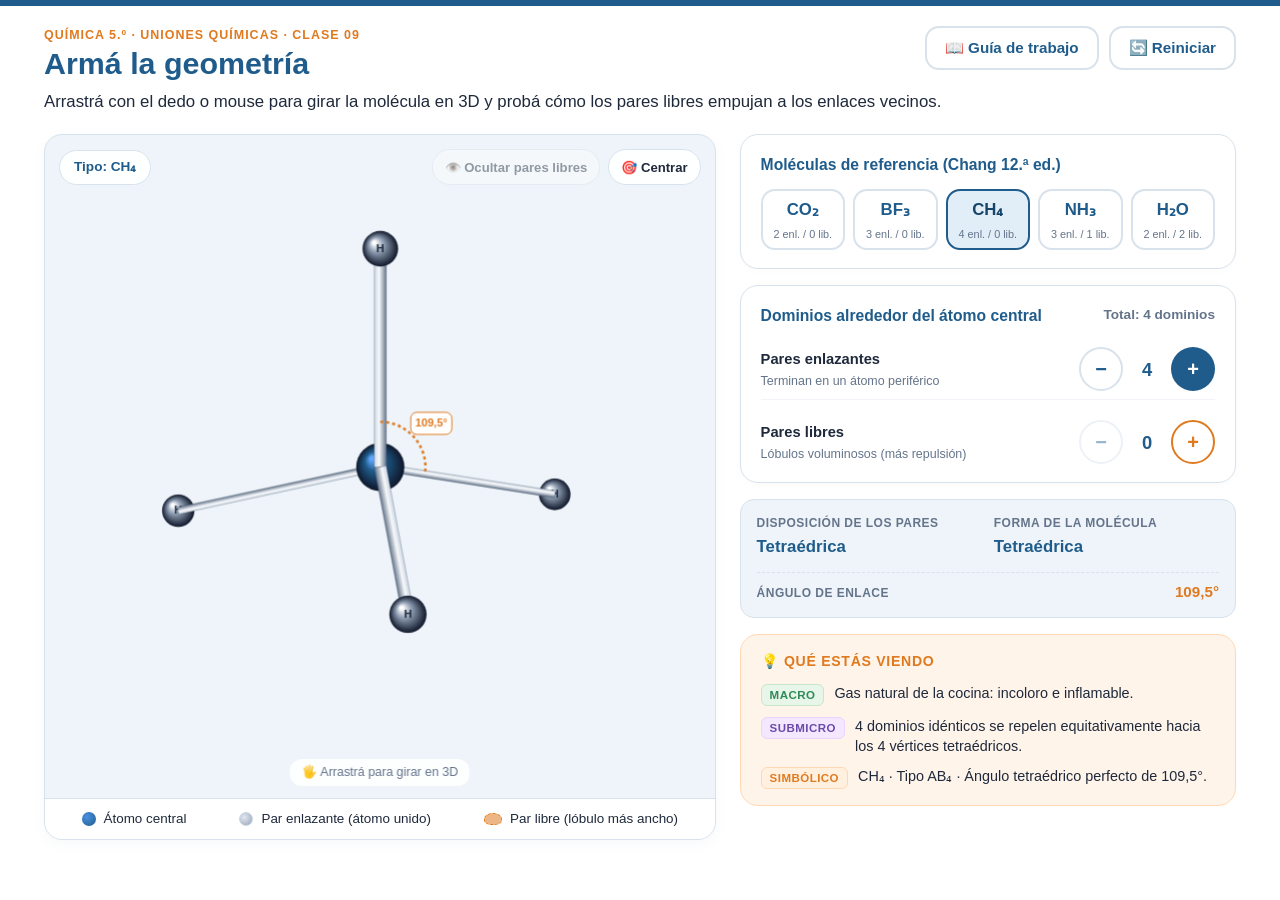
<file: simuladores/sim-c09-geometria-trepev/index.html>
<!doctype html>
<html lang="es">
  <head>
    <meta charset="UTF-8" />
    <meta name="viewport" content="width=device-width, initial-scale=1.0" />
    <title>Armá la Geometría - Simulador TRePEV</title>
    <meta
      name="description"
      content="Simulador interactivo 3D de geometría molecular y teoría TRePEV para química de secundaria."
    />
    <meta property="og:title" content="Armá la Geometría - Simulador TRePEV" />
    <meta
      property="og:description"
      content="Simulador interactivo 3D de geometría molecular y teoría TRePEV para química de secundaria."
    />
    <meta property="og:type" content="website" />
    <meta name="twitter:card" content="summary_large_image" />
    <style>
      /* --- Variables y Estilos Base --- */
      :root {
        --color-bg: #ffffff;
        --color-title: #1f5c8b;
        --color-text: #1e293b;
        --color-accent: #e07a1f;
        --color-success: #2e8b57;
        --color-error: #c0392b;
        --color-panel: #eef4f9;
        --color-border: #d8e2ec;
        --color-submicro: #6d4aa8;
        --color-callout: #fff4ea;
        --color-focus: #2563eb;
        --radius-sm: 8px;
        --radius-md: 14px;
        --radius-lg: 18px;
        --font-main: Arial, Helvetica, sans-serif;
      }

      * {
        box-sizing: border-box;
        margin: 0;
        padding: 0;
      }

      body {
        font-family: var(--font-main);
        background-color: var(--color-bg);
        color: var(--color-text);
        line-height: 1.5;
        min-height: 100vh;
        display: flex;
        flex-direction: column;
        -webkit-font-smoothing: antialiased;
      }

      /* Barra azul superior de 6px */
      .top-banner {
        height: 6px;
        background-color: var(--color-title);
        width: 100%;
      }

      /* Contenedor principal con mucho aire */
      .app-container {
        max-width: 1240px;
        width: 100%;
        margin: 0 auto;
        padding: 20px 24px 40px;
        flex: 1;
        display: flex;
        flex-direction: column;
        gap: 20px;
      }

      /* Encabezado */
      header {
        display: flex;
        flex-direction: column;
        gap: 6px;
      }

      .header-top {
        display: flex;
        justify-content: space-between;
        align-items: flex-start;
        flex-wrap: wrap;
        gap: 12px;
      }

      .versalita-tag {
        font-size: 0.78rem;
        font-weight: 700;
        letter-spacing: 0.08em;
        text-transform: uppercase;
        color: var(--color-accent);
      }

      h1 {
        color: var(--color-title);
        font-size: 1.9rem;
        font-weight: 700;
        line-height: 1.2;
      }

      .consigna {
        color: var(--color-text);
        font-size: 1.05rem;
        margin-top: 2px;
      }

      .header-actions {
        display: flex;
        gap: 10px;
        align-items: center;
      }

      /* Botones generales (mínimo 44px para accesibilidad táctil) */
      button,
      .btn {
        font-family: var(--font-main);
        font-size: 0.95rem;
        font-weight: 600;
        border-radius: var(--radius-md);
        padding: 10px 18px;
        min-height: 44px;
        cursor: pointer;
        display: inline-flex;
        align-items: center;
        justify-content: center;
        gap: 8px;
        transition: all 0.18s ease;
        border: 2px solid transparent;
        touch-action: manipulation;
        user-select: none;
      }

      button:focus-visible,
      input:focus-visible {
        outline: 3px solid var(--color-focus);
        outline-offset: 2px;
      }

      /* Botón principal azul lleno */
      .btn-primary {
        background-color: var(--color-title);
        color: #ffffff;
      }

      .btn-primary:hover:not(:disabled) {
        background-color: #174569;
        transform: translateY(-1px);
      }

      /* Botón secundario con borde */
      .btn-secondary {
        background-color: #ffffff;
        color: var(--color-title);
        border: 2px solid var(--color-border);
      }

      .btn-secondary:hover:not(:disabled) {
        border-color: var(--color-title);
        background-color: var(--color-panel);
      }

      .btn-accent {
        background-color: var(--color-accent);
        color: #ffffff;
      }

      .btn-accent:hover:not(:disabled) {
        background-color: #c96813;
      }

      .btn-outline-accent {
        background-color: #ffffff;
        color: var(--color-accent);
        border: 2px solid var(--color-accent);
      }

      .btn-outline-accent:hover:not(:disabled) {
        background-color: #fff8f0;
      }

      .btn-sm {
        min-height: 38px;
        padding: 6px 12px;
        font-size: 0.88rem;
      }

      button:disabled {
        opacity: 0.45;
        cursor: not-allowed;
        transform: none !important;
      }

      /* Grid principal: simulador y controles */
      .main-grid {
        display: grid;
        grid-template-columns: 1.15fr 0.85fr;
        gap: 24px;
        align-items: stretch;
      }

      @media (max-width: 960px) {
        .main-grid {
          grid-template-columns: 1fr;
        }
      }

      /* Zona de simulación (Izquierda / Arriba) */
      .sim-panel {
        background-color: var(--color-panel);
        border: 1px solid var(--color-border);
        border-radius: var(--radius-lg);
        display: flex;
        flex-direction: column;
        position: relative;
        overflow: hidden;
        min-height: 480px;
        box-shadow: 0 4px 14px rgba(31, 92, 139, 0.04);
      }

      .canvas-wrapper {
        flex: 1;
        position: relative;
        width: 100%;
        min-height: 380px;
        cursor: grab;
      }

      .canvas-wrapper:active {
        cursor: grabbing;
      }

      canvas {
        display: block;
        width: 100%;
        height: 100%;
      }

      /* Controles flotantes sobre el simulador */
      .sim-overlay-top {
        position: absolute;
        top: 14px;
        left: 14px;
        right: 14px;
        display: flex;
        justify-content: space-between;
        align-items: center;
        flex-wrap: wrap;
        gap: 8px;
        pointer-events: none;
      }

      .sim-overlay-top > * {
        pointer-events: auto;
      }

      .sim-badge-info {
        background: rgba(255, 255, 255, 0.92);
        backdrop-filter: blur(4px);
        padding: 6px 14px;
        border-radius: 20px;
        border: 1px solid var(--color-border);
        font-size: 0.85rem;
        font-weight: 700;
        color: var(--color-title);
      }

      .sim-tools {
        display: flex;
        gap: 8px;
      }

      .sim-tool-btn {
        background: rgba(255, 255, 255, 0.92);
        backdrop-filter: blur(4px);
        color: var(--color-text);
        border: 1px solid var(--color-border);
        padding: 6px 12px;
        min-height: 36px;
        font-size: 0.82rem;
        border-radius: 18px;
      }

      .sim-tool-btn:hover {
        background: #ffffff;
        border-color: var(--color-title);
      }

      .sim-tool-btn.active {
        background: var(--color-accent);
        color: #ffffff;
        border-color: var(--color-accent);
      }

      .sim-hint {
        position: absolute;
        bottom: 12px;
        left: 50%;
        transform: translateX(-50%);
        background: rgba(255, 255, 255, 0.85);
        backdrop-filter: blur(4px);
        padding: 4px 12px;
        border-radius: 12px;
        font-size: 0.78rem;
        color: #64748b;
        pointer-events: none;
        display: flex;
        align-items: center;
        gap: 6px;
      }

      /* Leyenda de esferas y lóbulos */
      .sim-legend {
        background: #ffffff;
        border-top: 1px solid var(--color-border);
        padding: 10px 16px;
        display: flex;
        justify-content: space-around;
        flex-wrap: wrap;
        gap: 12px;
        font-size: 0.84rem;
      }

      .legend-item {
        display: flex;
        align-items: center;
        gap: 8px;
      }

      .dot-central {
        width: 14px;
        height: 14px;
        border-radius: 50%;
        background: radial-gradient(circle at 35% 35%, #4a90e2, #1f5c8b);
      }

      .dot-enlazante {
        width: 14px;
        height: 14px;
        border-radius: 50%;
        background: radial-gradient(circle at 35% 35%, #e2e8f0, #94a3b8);
        border: 1px solid #cbd5e1;
      }

      .dot-libre {
        width: 18px;
        height: 12px;
        border-radius: 50% 50% 40% 40%;
        background: rgba(224, 122, 31, 0.55);
        border: 1.5px dashed var(--color-accent);
      }

      /* Panel de controles (Derecha / Abajo) */
      .controls-panel {
        display: flex;
        flex-direction: column;
        gap: 16px;
      }

      .card {
        background: #ffffff;
        border: 1px solid var(--color-border);
        border-radius: var(--radius-lg);
        padding: 18px 20px;
        display: flex;
        flex-direction: column;
        gap: 12px;
        box-shadow: 0 2px 8px rgba(0, 0, 0, 0.02);
      }

      .card-title {
        font-size: 0.98rem;
        font-weight: 700;
        color: var(--color-title);
        display: flex;
        justify-content: space-between;
        align-items: center;
      }

      /* Fila de presets */
      .presets-grid {
        display: grid;
        grid-template-columns: repeat(5, 1fr);
        gap: 8px;
      }

      .preset-btn {
        flex-direction: column;
        padding: 8px 4px;
        min-height: 56px;
        border-radius: var(--radius-md);
        font-size: 0.88rem;
        border: 2px solid var(--color-border);
        background: #ffffff;
        color: var(--color-text);
      }

      .preset-btn strong {
        font-size: 1.05rem;
        color: var(--color-title);
      }

      .preset-btn span {
        font-size: 0.68rem;
        color: #64748b;
        font-weight: normal;
      }

      .preset-btn:hover {
        border-color: var(--color-title);
        background: var(--color-panel);
      }

      .preset-btn.active {
        border-color: var(--color-title);
        background: #e1eef8;
      }

      .preset-btn.active strong {
        color: #174569;
      }

      /* Control interactivo de dominios */
      .domain-row {
        display: flex;
        align-items: center;
        justify-content: space-between;
        gap: 12px;
        padding: 8px 0;
        border-bottom: 1px solid #f1f5f9;
      }

      .domain-row:last-child {
        border-bottom: none;
        padding-bottom: 0;
      }

      .domain-label {
        display: flex;
        flex-direction: column;
        gap: 2px;
      }

      .domain-name {
        font-size: 0.92rem;
        font-weight: 600;
      }

      .domain-desc {
        font-size: 0.78rem;
        color: #64748b;
      }

      .domain-controls {
        display: flex;
        align-items: center;
        gap: 8px;
      }

      .count-badge {
        min-width: 32px;
        text-align: center;
        font-size: 1.15rem;
        font-weight: 700;
        color: var(--color-title);
      }

      .btn-icon {
        width: 44px;
        height: 44px;
        padding: 0;
        border-radius: 50%;
        font-size: 1.25rem;
      }

      /* Rótulos clave: Disposición de los pares vs Forma de la molécula */
      .geometry-results {
        display: grid;
        grid-template-columns: 1fr 1fr;
        gap: 12px;
        background: var(--color-panel);
        border: 1px solid var(--color-border);
        border-radius: var(--radius-md);
        padding: 14px 16px;
      }

      .geo-box {
        display: flex;
        flex-direction: column;
        gap: 2px;
      }

      .geo-title {
        font-size: 0.75rem;
        font-weight: 700;
        text-transform: uppercase;
        color: #64748b;
        letter-spacing: 0.04em;
      }

      .geo-value {
        font-size: 1.05rem;
        font-weight: 700;
        color: var(--color-title);
      }

      .angle-row {
        grid-column: 1 / -1;
        display: flex;
        align-items: baseline;
        justify-content: space-between;
        padding-top: 8px;
        border-top: 1px dashed var(--color-border);
      }

      .angle-value {
        font-size: 0.95rem;
        font-weight: 700;
        color: var(--color-accent);
      }

      /* Panel "Qué estás viendo" */
      .seeing-panel {
        background-color: var(--color-callout);
        border: 1px solid #ffd8b3;
        border-radius: var(--radius-lg);
        padding: 16px 20px;
        display: flex;
        flex-direction: column;
        gap: 10px;
      }

      .seeing-header {
        font-size: 0.88rem;
        font-weight: 700;
        color: var(--color-accent);
        text-transform: uppercase;
        letter-spacing: 0.05em;
        display: flex;
        align-items: center;
        gap: 6px;
      }

      .seeing-item {
        display: flex;
        align-items: flex-start;
        gap: 10px;
        font-size: 0.9rem;
        line-height: 1.4;
      }

      .pill {
        padding: 2px 8px;
        border-radius: 6px;
        font-size: 0.72rem;
        font-weight: 700;
        text-transform: uppercase;
        letter-spacing: 0.04em;
        flex-shrink: 0;
        margin-top: 1px;
      }

      .pill-macro {
        background-color: #e8f5e9;
        color: var(--color-success);
        border: 1px solid #c8e6c9;
      }

      .pill-submicro {
        background-color: #f3e8ff;
        color: var(--color-submicro);
        border: 1px solid #e9d5ff;
      }

      .pill-simbolico {
        background-color: #fff0e0;
        color: var(--color-accent);
        border: 1px solid #ffd8b3;
      }

      .seeing-text {
        color: var(--color-text);
        display: -webkit-box;
        -webkit-line-clamp: 2;
        -webkit-box-orient: vertical;
        overflow: hidden;
      }

      /* Modal de Guía de Trabajo */
      .modal-backdrop {
        position: fixed;
        inset: 0;
        background: rgba(15, 23, 42, 0.5);
        display: flex;
        align-items: center;
        justify-content: center;
        padding: 16px;
        z-index: 999;
        opacity: 0;
        pointer-events: none;
        transition: opacity 0.2s ease;
      }

      .modal-backdrop.open {
        opacity: 1;
        pointer-events: auto;
      }

      .modal-content {
        background: #ffffff;
        border-radius: var(--radius-lg);
        max-width: 680px;
        width: 100%;
        max-height: 90vh;
        overflow-y: auto;
        padding: 28px 32px;
        box-shadow: 0 10px 30px rgba(0, 0, 0, 0.15);
        display: flex;
        flex-direction: column;
        gap: 20px;
      }

      .modal-header {
        display: flex;
        justify-content: space-between;
        align-items: flex-start;
        border-bottom: 2px solid var(--color-panel);
        padding-bottom: 12px;
      }

      .modal-header h2 {
        color: var(--color-title);
        font-size: 1.4rem;
      }

      .guide-questions {
        display: flex;
        flex-direction: column;
        gap: 18px;
      }

      .guide-q {
        background: var(--color-panel);
        border: 1px solid var(--color-border);
        border-radius: var(--radius-md);
        padding: 14px 16px;
        display: flex;
        flex-direction: column;
        gap: 6px;
      }

      .guide-q-tag {
        font-size: 0.72rem;
        font-weight: 700;
        text-transform: uppercase;
        color: var(--color-title);
      }

      .guide-q p {
        font-size: 0.95rem;
        line-height: 1.45;
      }

      .guide-q-answer {
        min-height: 52px;
        border: 1px dashed var(--color-border);
        background: #ffffff;
        border-radius: var(--radius-sm);
        padding: 8px;
        font-size: 0.85rem;
        color: #94a3b8;
        font-style: italic;
      }

      .modal-footer {
        display: flex;
        justify-content: flex-end;
        gap: 12px;
        border-top: 1px solid var(--color-border);
        padding-top: 16px;
      }

      /* Accesibilidad: Respeto a prefers-reduced-motion */
      @media (prefers-reduced-motion: reduce) {
        *,
        *::before,
        *::after {
          animation-duration: 0.01ms !important;
          animation-iteration-count: 1 !important;
          transition-duration: 0.01ms !important;
        }
      }

      /* Formato para impresión (Guía de trabajo en hoja blanca) */
      @media print {
        body {
          background: #ffffff !important;
          color: #000000 !important;
        }

        .top-banner,
        header,
        .main-grid,
        .modal-footer,
        .close-btn-x {
          display: none !important;
        }

        .modal-backdrop {
          position: static !important;
          background: none !important;
          padding: 0 !important;
          opacity: 1 !important;
          pointer-events: auto !important;
        }

        .modal-content {
          box-shadow: none !important;
          max-width: 100% !important;
          max-height: none !important;
          padding: 0 !important;
        }

        .modal-header {
          border-bottom: 2px solid #000000 !important;
        }

        .guide-q {
          background: #ffffff !important;
          border: 1px solid #cccccc !important;
          page-break-inside: avoid;
        }

        .guide-q-answer {
          min-height: 90px !important;
          border: 1px solid #cccccc !important;
        }

        .print-student-header {
          display: block !important;
          margin-bottom: 20px;
          border-bottom: 1px dashed #666;
          padding-bottom: 10px;
        }
      }

      .print-student-header {
        display: none;
      }
    </style>
  </head>
  <body>
    <!-- Barra azul de 6px arriba -->
    <div class="top-banner" aria-hidden="true"></div>

    <div class="app-container">
      <!-- 1. Encabezado -->
      <header>
        <div class="header-top">
          <div>
            <div class="versalita-tag">QUÍMICA 5.º · UNIONES QUÍMICAS · CLASE 09</div>
            <h1>Armá la geometría</h1>
          </div>
          <div class="header-actions">
            <button
              id="btn-guia"
              class="btn btn-secondary"
              aria-label="Abrir guía de trabajo para estudiantes"
            >
              📖 Guía de trabajo
            </button>
            <button
              id="btn-reset"
              class="btn btn-secondary"
              aria-label="Reiniciar simulador a estado inicial"
            >
              🔄 Reiniciar
            </button>
          </div>
        </div>
        <p class="consigna">
          Arrastrá con el dedo o mouse para girar la molécula en 3D y probá cómo los pares libres
          empujan a los enlaces vecinos.
        </p>
      </header>

      <!-- Grid Principal: Zona de simulación a la izquierda y Controles a la derecha -->
      <main class="main-grid">
        <!-- 2. Zona de simulación (canvas 3D hecho a mano) -->
        <section class="sim-panel" aria-label="Visualizador 3D interactivo de la molécula">
          <div class="sim-overlay-top">
            <div class="sim-badge-info" id="vsepr-formula-badge" aria-live="polite">
              Tipo: AB₄
            </div>
            <div class="sim-tools">
              <button
                id="btn-toggle-lone"
                class="sim-tool-btn"
                aria-pressed="false"
                title="Alterná para ver únicamente la forma geométrica de los átomos"
              >
                👁️ Ocultar pares libres
              </button>
              <button
                id="btn-center"
                class="sim-tool-btn"
                title="Volver a la orientación inicial de cámara"
              >
                🎯 Centrar
              </button>
            </div>
          </div>

          <div class="canvas-wrapper" id="canvas-container">
            <canvas
              id="mol-canvas"
              tabindex="0"
              role="img"
              aria-label="Representación 3D del átomo central y sus dominios electrónicos enlazantes y libres"
            ></canvas>
            <div class="sim-hint" aria-hidden="true">
              <span>🖐️ Arrastrá para girar en 3D</span>
            </div>
          </div>

          <!-- Leyenda visual de las esferas y lóbulos -->
          <div class="sim-legend">
            <div class="legend-item">
              <div class="dot-central"></div>
              <span>Átomo central</span>
            </div>
            <div class="legend-item">
              <div class="dot-enlazante"></div>
              <span>Par enlazante (átomo unido)</span>
            </div>
            <div class="legend-item">
              <div class="dot-libre"></div>
              <span>Par libre (lóbulo más ancho)</span>
            </div>
          </div>
        </section>

        <!-- 3. Panel de controles y 4. Qué estás viendo -->
        <section class="controls-panel">
          <!-- Presets rápidos -->
          <div class="card">
            <div class="card-title">
              <span>Moléculas de referencia (Chang 12.ª ed.)</span>
            </div>
            <div class="presets-grid" role="group" aria-label="Seleccionar molécula de referencia">
              <button class="btn preset-btn" data-preset="CO2">
                <strong>CO₂</strong>
                <span>2 enl. / 0 lib.</span>
              </button>
              <button class="btn preset-btn" data-preset="BF3">
                <strong>BF₃</strong>
                <span>3 enl. / 0 lib.</span>
              </button>
              <button class="btn preset-btn active" data-preset="CH4">
                <strong>CH₄</strong>
                <span>4 enl. / 0 lib.</span>
              </button>
              <button class="btn preset-btn" data-preset="NH3">
                <strong>NH₃</strong>
                <span>3 enl. / 1 lib.</span>
              </button>
              <button class="btn preset-btn" data-preset="H2O">
                <strong>H₂O</strong>
                <span>2 enl. / 2 lib.</span>
              </button>
            </div>
          </div>

          <!-- Modificar dominios -->
          <div class="card">
            <div class="card-title">
              <span>Dominios alrededor del átomo central</span>
              <span id="total-domains-badge" style="font-size: 0.85rem; color: #64748b"
                >Total: 4 dominios</span
              >
            </div>

            <!-- Fila Enlazantes -->
            <div class="domain-row">
              <div class="domain-label">
                <span class="domain-name">Pares enlazantes</span>
                <span class="domain-desc">Terminan en un átomo periférico</span>
              </div>
              <div class="domain-controls">
                <button
                  id="btn-sub-bonding"
                  class="btn btn-secondary btn-icon"
                  aria-label="Quitar un par enlazante"
                >
                  −
                </button>
                <span id="count-bonding" class="count-badge" aria-live="polite">4</span>
                <button
                  id="btn-add-bonding"
                  class="btn btn-primary btn-icon"
                  aria-label="Agregar un par enlazante"
                >
                  +
                </button>
              </div>
            </div>

            <!-- Fila Libres -->
            <div class="domain-row">
              <div class="domain-label">
                <span class="domain-name">Pares libres</span>
                <span class="domain-desc">Lóbulos voluminosos (más repulsión)</span>
              </div>
              <div class="domain-controls">
                <button
                  id="btn-sub-lone"
                  class="btn btn-secondary btn-icon"
                  aria-label="Quitar un par libre"
                >
                  −
                </button>
                <span id="count-lone" class="count-badge" aria-live="polite">0</span>
                <button
                  id="btn-add-lone"
                  class="btn btn-outline-accent btn-icon"
                  aria-label="Agregar un par libre"
                >
                  +
                </button>
              </div>
            </div>
          </div>

          <!-- Dos rótulos obligatorios: Disposición de los pares y Forma de la molécula -->
          <div class="geometry-results">
            <div class="geo-box">
              <span class="geo-title">Disposición de los pares</span>
              <span class="geo-value" id="val-electron-geo">Tetraédrica</span>
            </div>
            <div class="geo-box">
              <span class="geo-title">Forma de la molécula</span>
              <span class="geo-value" id="val-molecular-geo">Tetraédrica</span>
            </div>
            <div class="angle-row">
              <span class="geo-title">Ángulo de enlace</span>
              <span class="angle-value" id="val-angle">109,5°</span>
            </div>
          </div>

          <!-- 4. Panel "Qué estás viendo" (fondo #FFF4EA) -->
          <div class="seeing-panel" aria-live="polite">
            <div class="seeing-header">💡 Qué estás viendo</div>

            <div class="seeing-item">
              <span class="pill pill-macro">Macro</span>
              <span class="seeing-text" id="see-macro">
                Gas inflamable presente en el gas natural y en la descomposición orgánica.
              </span>
            </div>

            <div class="seeing-item">
              <span class="pill pill-submicro">Submicro</span>
              <span class="seeing-text" id="see-submicro">
                4 dominios enlazantes se repelen equitativamente hacia los vértices de un tetraedro.
              </span>
            </div>

            <div class="seeing-item">
              <span class="pill pill-simbolico">Simbólico</span>
              <span class="seeing-text" id="see-simbolico">
                CH₄ · Tipo AB₄ · Disposición y forma coinciden en tetraédrica con 109,5°.
              </span>
            </div>
          </div>
        </section>
      </main>
    </div>

    <!-- 5. Modal de Guía de Trabajo (con CSS @media print para impresión de aula) -->
    <div
      class="modal-backdrop"
      id="guide-modal"
      role="dialog"
      aria-modal="true"
      aria-labelledby="guide-title"
    >
      <div class="modal-content">
        <div class="modal-header">
          <div>
            <div class="versalita-tag">GUÍA DE INDAGACIÓN Y REGISTRO</div>
            <h2 id="guide-title">Geometría Molecular y TRePEV</h2>
          </div>
          <button
            id="btn-close-modal"
            class="btn btn-secondary btn-sm close-btn-x"
            aria-label="Cerrar ventana de guía"
          >
            ✕ Cerrar
          </button>
        </div>

        <div class="print-student-header">
          <p><strong>Estudiante:</strong> _________________________________________ <strong>Curso:</strong> 5.° año</p>
          <p><strong>Fecha:</strong> ____ / ____ / 2026</p>
        </div>

        <div class="guide-questions">
          <!-- 1. Pregunta de predicción ANTES de tocar -->
          <div class="guide-q">
            <span class="guide-q-tag">1. Predicción (Respondé ANTES de usar el simulador)</span>
            <p>
              El agua (H₂O) tiene 4 dominios electrónicos totales alrededor del oxígeno (2 pares
              enlazantes y 2 pares libres). ¿Por qué la molécula no es lineal como el CO₂? ¿Qué rol
              juegan los electrones no compartidos?
            </p>
            <div class="guide-q-answer" aria-hidden="true">Tu predicción inicial...</div>
          </div>

          <!-- 2. Observación 1 -->
          <div class="guide-q">
            <span class="guide-q-tag">2. Observación comparativa (Metano, Amoníaco y Agua)</span>
            <p>
              Seleccioná sucesivamente CH₄, NH₃ y H₂O. ¿Qué ocurre con el ángulo de enlace a medida
              que aumentan los pares libres? Registrá los valores del simulador (109,5°, 107,3°,
              104,5°).
            </p>
            <div class="guide-q-answer" aria-hidden="true">Registrá tus observaciones y datos...</div>
          </div>

          <!-- 3. Observación 2 -->
          <div class="guide-q">
            <span class="guide-q-tag">3. Observación de la forma real</span>
            <p>
              Activá el botón "Ocultar pares libres" en el amoníaco (NH₃) y en el agua (H₂O). ¿Qué
              figura forman únicamente los núcleos de los átomos? ¿Por qué la "disposición de los
              pares" y la "forma de la molécula" se llaman diferente?
            </p>
            <div class="guide-q-answer" aria-hidden="true">Anotá qué observaste al ocultar los pares libres...</div>
          </div>

          <!-- 4. Explicación -->
          <div class="guide-q">
            <span class="guide-q-tag">4. Explicación con modelo teórico</span>
            <p>
              Según el modelo TRePEV, ¿por qué un par libre ejerce mayor repulsión y ocupa más
              espacio que un par compartido en un enlace?
            </p>
            <div class="guide-q-answer" aria-hidden="true">Justificá con las fuerzas de repulsión entre electrones...</div>
          </div>

          <!-- 5. Transferencia -->
          <div class="guide-q">
            <span class="guide-q-tag">5. Transferencia a un caso nuevo</span>
            <p>
              El BF₃ tiene 3 enlaces y 0 pares libres (trigonal plana, 120°). Si una molécula tiene
              3 dominios en total pero uno de ellos es un par libre (como el SO₂), ¿será su ángulo
              mayor, igual o menor a 120°? ¿Qué forma tendrá la molécula?
            </p>
            <div class="guide-q-answer" aria-hidden="true">Planteá tu deducción para el nuevo caso...</div>
          </div>
        </div>

        <div class="modal-footer">
          <button id="btn-print" class="btn btn-secondary">🖨️ Imprimir guía</button>
          <button id="btn-close-modal-bottom" class="btn btn-primary">Entendido</button>
        </div>
      </div>
    </div>

    <!-- Script Vanilla JS Autocontenido -->
    <script>
      (function () {
        'use strict';

        /* =========================================================================
           1. ESTADO DEL SIMULADOR Y BASE DE DATOS PEDAGÓGICA (CHANG, 12.ª ED.)
           ========================================================================= */

        const PRESETS_DB = {
          CO2: {
            bonding: 2,
            lone: 0,
            symbolCentral: 'C',
            symbolPerip: 'O',
            formula: 'CO₂',
            electronGeo: 'Lineal',
            molecularGeo: 'Lineal',
            angleText: '180°',
            angleExact: 180,
            macro: 'Gas incoloro e inodoro, producto de la respiración celular y la combustión.',
            submicro: '2 dominios enlazantes dobles se repelen al máximo alejándose en línea recta.',
            simbolico: 'CO₂ · Tipo AB₂ · 2 enlaces sin pares libres en el carbono.',
          },
          BF3: {
            bonding: 3,
            lone: 0,
            symbolCentral: 'B',
            symbolPerip: 'F',
            formula: 'BF₃',
            electronGeo: 'Trigonal plana',
            molecularGeo: 'Trigonal plana',
            angleText: '120°',
            angleExact: 120,
            macro: 'Gas tóxico fumante empleado como catalizador industrial en química orgánica.',
            submicro: '3 dominios enlazantes se ubican en un mismo plano separados por 120°.',
            simbolico: 'BF₃ · Tipo AB₃ · El boro se rodea de 6 electrones estables.',
          },
          CH4: {
            bonding: 4,
            lone: 0,
            symbolCentral: 'C',
            symbolPerip: 'H',
            formula: 'CH₄',
            electronGeo: 'Tetraédrica',
            molecularGeo: 'Tetraédrica',
            angleText: '109,5°',
            angleExact: 109.5,
            macro: 'Gas natural de la cocina: incoloro e inflamable.',
            submicro: '4 dominios idénticos se repelen equitativamente hacia los 4 vértices tetraédricos.',
            simbolico: 'CH₄ · Tipo AB₄ · Ángulo tetraédrico perfecto de 109,5°.',
          },
          NH3: {
            bonding: 3,
            lone: 1,
            symbolCentral: 'N',
            symbolPerip: 'H',
            formula: 'NH₃',
            electronGeo: 'Tetraédrica',
            molecularGeo: 'Pirámide trigonal',
            angleText: '107,3° (menor a 109,5°)',
            angleExact: 107.3,
            macro: 'Gas de olor punzante característico usado en productos de limpieza y fertilizantes.',
            submicro: 'El par libre del N es más voluminoso y empuja a los 3 enlaces N-H hacia abajo.',
            simbolico: 'NH₃ · Tipo AB₃E · El ángulo se comprime de 109,5° a 107,3° por repulsión.',
          },
          H2O: {
            bonding: 2,
            lone: 2,
            symbolCentral: 'O',
            symbolPerip: 'H',
            formula: 'H₂O',
            electronGeo: 'Tetraédrica',
            molecularGeo: 'Angular',
            angleText: '104,5° (comprimido)',
            angleExact: 104.5,
            macro: 'Líquido vital indispensable; su geometría angular le confiere fuerte polaridad.',
            submicro: '2 pares libres muy voluminosos cierran fuertemente el ángulo de los enlaces O-H.',
            simbolico: 'H₂O · Tipo AB₂E₂ · La fuerte repulsión par libre-par libre reduce el ángulo a 104,5°.',
          },
        };

        const state = {
          bondingCount: 4,
          loneCount: 0,
          hideLonePairs: false,
          currentPreset: 'CH4',
          // Rotación 3D
          rotationX: 0.35,
          rotationY: 0.65,
          isDragging: false,
          lastPointerX: 0,
          lastPointerY: 0,
          // Animación de dominios
          currentDomains: [], // { type: 'bonding'|'lone', current: [x,y,z], target: [x,y,z] }
        };

        /* =========================================================================
           2. CÁLCULO DE POSICIONES GEOMÉTRICAS TRePEV (VSEPR)
           ========================================================================= */

        function getIdealVectors(total) {
          if (total === 1) {
            return [[0, 1, 0]];
          }
          if (total === 2) {
            // Lineal (180°)
            return [
              [0, 1, 0],
              [0, -1, 0],
            ];
          }
          if (total === 3) {
            // Trigonal plana en plano XY (120°)
            return [
              [0, 1, 0],
              [-Math.sin(Math.PI / 3), -Math.cos(Math.PI / 3), 0],
              [Math.sin(Math.PI / 3), -Math.cos(Math.PI / 3), 0],
            ];
          }
          if (total === 4) {
            // Tetraédrica (109.47°)
            const cosT = -1 / 3;
            const sinT = Math.sqrt(8) / 3;
            return [
              [0, 1, 0],
              [sinT * Math.cos(0), cosT, sinT * Math.sin(0)],
              [sinT * Math.cos((2 * Math.PI) / 3), cosT, sinT * Math.sin((2 * Math.PI) / 3)],
              [sinT * Math.cos((4 * Math.PI) / 3), cosT, sinT * Math.sin((4 * Math.PI) / 3)],
            ];
          }
          if (total === 5) {
            // Bipirámide trigonal: 2 axiales, 3 ecuatoriales
            return [
              [0, 1, 0],
              [0, -1, 0],
              [1, 0, 0],
              [-0.5, 0, Math.sqrt(3) / 2],
              [-0.5, 0, -Math.sqrt(3) / 2],
            ];
          }
          if (total === 6) {
            // Octaédrica (90°)
            return [
              [0, 1, 0],
              [0, -1, 0],
              [1, 0, 0],
              [-1, 0, 0],
              [0, 0, 1],
              [0, 0, -1],
            ];
          }
          return [];
        }

        // Asignación de posiciones priorizando pares libres según TRePEV
        function computeTargetPositions(bonding, lone) {
          const total = bonding + lone;
          const vectors = getIdealVectors(total);

          // Si hay 4 dominios con pares libres (ej. NH3, H2O), los pares libres se ubican primero
          // Si hay 5 dominios, pares libres van a posiciones ecuatoriales (pos 2, 3, 4)
          let loneIndices = [];
          let bondingIndices = [];

          if (total === 4) {
            if (lone === 1) {
              loneIndices = [0];
              bondingIndices = [1, 2, 3];
            } else if (lone === 2) {
              loneIndices = [0, 1];
              bondingIndices = [2, 3];
            } else {
              loneIndices = [];
              bondingIndices = [0, 1, 2, 3];
            }
          } else if (total === 3) {
            if (lone === 1) {
              loneIndices = [0];
              bondingIndices = [1, 2];
            } else {
              bondingIndices = [0, 1, 2];
            }
          } else if (total === 5) {
            // En bipirámide trigonal los pares libres van a ecuador (índices 2, 3, 4)
            const eq = [2, 3, 4];
            const ax = [0, 1];
            for (let i = 0; i < lone; i++) loneIndices.push(eq[i]);
            const remaining = eq.slice(lone).concat(ax);
            bondingIndices = remaining.slice(0, bonding);
          } else {
            for (let i = 0; i < lone; i++) loneIndices.push(i);
            for (let i = lone; i < total; i++) bondingIndices.push(i);
          }

          const results = [];
          bondingIndices.forEach((idx) => {
            if (vectors[idx]) results.push({ type: 'bonding', target: vectors[idx] });
          });
          loneIndices.forEach((idx) => {
            if (vectors[idx]) results.push({ type: 'lone', target: vectors[idx] });
          });
          return results;
        }

        function updateDomainTargets() {
          const targetList = computeTargetPositions(state.bondingCount, state.loneCount);

          // Reconciliar con state.currentDomains
          const newDomains = [];
          targetList.forEach((item, index) => {
            let cur = [0, 0, 0];
            if (state.currentDomains[index]) {
              cur = [...state.currentDomains[index].current];
            } else {
              // Si es un dominio nuevo, nace cerca del centro
              cur = [item.target[0] * 0.1, item.target[1] * 0.1, item.target[2] * 0.1];
            }
            newDomains.push({
              type: item.type,
              current: cur,
              target: item.target,
            });
          });
          state.currentDomains = newDomains;
        }

        /* =========================================================================
           3. DEDUCCIÓN DE FORMA, DISPOSICIÓN Y ÁNGULOS (CHANG 12.ª ED.)
           ========================================================================= */

        function getGeometryData(bonding, lone) {
          const total = bonding + lone;

          // Si coincide con preset exacto
          for (let key in PRESETS_DB) {
            if (PRESETS_DB[key].bonding === bonding && PRESETS_DB[key].lone === lone) {
              return PRESETS_DB[key];
            }
          }

          // Casos generales tabulados en Chang
          let electronGeo = 'Desconocida';
          let molecularGeo = 'Desconocida';
          let angleText = 'Variable';
          let macro = 'Configuración molecular genérica para análisis de repulsión de pares.';
          let submicro = '';
          let simbolico = `Tipo AB${bonding}${lone > 0 ? 'E' + (lone > 1 ? lone : '') : ''}`;

          if (total === 2) {
            electronGeo = 'Lineal';
            molecularGeo = bonding === 2 ? 'Lineal' : 'Lineal';
            angleText = '180°';
            submicro = '2 dominios con máxima separación angular posible.';
          } else if (total === 3) {
            electronGeo = 'Trigonal plana';
            if (bonding === 3) {
              molecularGeo = 'Trigonal plana';
              angleText = '120°';
              submicro = '3 dominios en un plano separados simétricamente por 120°.';
            } else if (bonding === 2) {
              molecularGeo = 'Angular';
              angleText = '< 120°';
              submicro = 'El par libre empuja a los 2 enlaces y comprime el ángulo a menos de 120°.';
            }
          } else if (total === 4) {
            electronGeo = 'Tetraédrica';
            if (bonding === 4) {
              molecularGeo = 'Tetraédrica';
              angleText = '109,5°';
              submicro = '4 enlaces simétricos orientados hacia los vértices de un tetraedro.';
            } else if (bonding === 3) {
              molecularGeo = 'Pirámide trigonal';
              angleText = 'menor que en el CH₄ (107,3°)';
              submicro = 'El par libre más ancho comprime los ángulos de enlace.';
            } else if (bonding === 2) {
              molecularGeo = 'Angular';
              angleText = 'menor que en el CH₄ (104,5°)';
              submicro = 'Los dos pares libres repelen fuertemente a los dos enlaces.';
            } else if (bonding === 1) {
              molecularGeo = 'Lineal';
              angleText = 'No aplica (1 enlace)';
              submicro = 'Un solo enlace con 3 pares libres alrededor del centro.';
            }
          } else if (total === 5) {
            electronGeo = 'Bipirámide trigonal';
            if (bonding === 5) {
              molecularGeo = 'Bipirámide trigonal';
              angleText = '120° (ec.) / 90° (ax.)';
              submicro = '5 dominios distribuidos en 3 ecuatoriales y 2 axiales.';
            } else if (bonding === 4) {
              molecularGeo = 'Balancín (tetraedro deformado)';
              angleText = '< 120° y < 90°';
              submicro = 'El par libre ocupa el ecuador minimizando repulsiones a 90°.';
            } else if (bonding === 3) {
              molecularGeo = 'Forma de T';
              angleText = '< 90°';
              submicro = '2 pares libres ocupan posiciones ecuatoriales.';
            } else if (bonding === 2) {
              molecularGeo = 'Lineal';
              angleText = '180°';
              submicro = '3 pares libres en el ecuador dejan a los 2 enlaces lineales.';
            }
          } else if (total === 6) {
            electronGeo = 'Octaédrica';
            if (bonding === 6) {
              molecularGeo = 'Octaédrica';
              angleText = '90°';
              submicro = '6 dominios con separación uniforme de 90°.';
            } else if (bonding === 5) {
              molecularGeo = 'Pirámide de base cuadrada';
              angleText = '< 90°';
              submicro = '1 par libre en un vértice distorsiona los 5 enlaces.';
            } else if (bonding === 4) {
              molecularGeo = 'Cuadrada plana';
              angleText = '90°';
              submicro = '2 pares libres en lados opuestos mantienen la simetría planar.';
            }
          }

          return {
            bonding,
            lone,
            formula: `AB${bonding}${lone > 0 ? 'E' + (lone > 1 ? lone : '') : ''}`,
            electronGeo,
            molecularGeo,
            angleText,
            macro,
            submicro,
            simbolico,
          };
        }

        /* =========================================================================
           4. RENDERIZADO 3D EN CANVAS 2D (SIN LIBRERÍAS, ALGORITMO DEL PINTOR)
           ========================================================================= */

        const canvas = document.getElementById('mol-canvas');
        const ctx = canvas.getContext('2d');
        const container = document.getElementById('canvas-container');

        let width = 0;
        let height = 0;
        let dpr = 1;

        function resizeCanvas() {
          const rect = container.getBoundingClientRect();
          dpr = window.devicePixelRatio || 1;
          width = rect.width;
          height = rect.height;
          canvas.width = Math.floor(width * dpr);
          canvas.height = Math.floor(height * dpr);
          ctx.setTransform(1, 0, 0, 1, 0, 0);
          ctx.scale(dpr, dpr);
        }

        // Rotación 3D: rotar punto [x,y,z] por pitch (X) y yaw (Y)
        function rotate3D(v, rx, ry) {
          const cosY = Math.cos(ry);
          const sinY = Math.sin(ry);
          const x1 = v[0] * cosY + v[2] * sinY;
          const y1 = v[1];
          const z1 = -v[0] * sinY + v[2] * cosY;

          const cosX = Math.cos(rx);
          const sinX = Math.sin(rx);
          const x2 = x1;
          const y2 = y1 * cosX - z1 * sinX;
          const z2 = y1 * sinX + z1 * cosX;

          return [x2, y2, z2];
        }

        // Vector de luz para sombreado especular e iluminación difusa realista
        const lightDir = [-0.45, 0.65, 0.6];
        const lightLen = Math.hypot(...lightDir);
        const lightNorm = [lightDir[0] / lightLen, lightDir[1] / lightLen, lightDir[2] / lightLen];

        function drawSphere(centerX, centerY, radius, baseColor, highlightColor) {
          ctx.save();
          const grad = ctx.createRadialGradient(
            centerX - radius * 0.35,
            centerY - radius * 0.35,
            radius * 0.08,
            centerX,
            centerY,
            radius
          );
          grad.addColorStop(0, highlightColor || '#ffffff');
          grad.addColorStop(0.35, baseColor);
          grad.addColorStop(1, '#0f172a');

          ctx.fillStyle = grad;
          ctx.beginPath();
          ctx.arc(centerX, centerY, radius, 0, Math.PI * 2);
          ctx.fill();

          // Borde suave
          ctx.strokeStyle = 'rgba(15, 23, 42, 0.15)';
          ctx.lineWidth = 1;
          ctx.stroke();
          ctx.restore();
        }

        function drawBondCylinder(x1, y1, x2, y2, zMid) {
          ctx.save();
          const angle = Math.atan2(y2 - y1, x2 - x1);
          const length = Math.hypot(x2 - x1, y2 - y1);

          ctx.translate(x1, y1);
          ctx.rotate(angle);

          const bondThickness = Math.max(7, Math.min(12, 10 + zMid * 0.03));
          const grad = ctx.createLinearGradient(0, -bondThickness / 2, 0, bondThickness / 2);
          grad.addColorStop(0, '#cbd5e1');
          grad.addColorStop(0.4, '#f8fafc');
          grad.addColorStop(1, '#64748b');

          ctx.fillStyle = grad;
          ctx.fillRect(0, -bondThickness / 2, length, bondThickness);

          ctx.strokeStyle = 'rgba(71, 85, 105, 0.3)';
          ctx.lineWidth = 1;
          ctx.strokeRect(0, -bondThickness / 2, length, bondThickness);
          ctx.restore();
        }

        // Dibuja lóbulo de par libre: forma de pera ensanchada en 3D
        function drawLonePairLobe(cx, cy, targetX, targetY, zDepth, isHidden) {
          ctx.save();

          const dx = targetX - cx;
          const dy = targetY - cy;
          const dist = Math.hypot(dx, dy);
          const angle = Math.atan2(dy, dx);

          ctx.translate(cx, cy);
          ctx.rotate(angle);

          const lobeLength = dist * 0.95;
          const lobeWidth = Math.max(28, dist * 0.42);

          // Si el usuario activó "Ocultar pares libres", se desvanece casi por completo
          const alpha = isHidden ? 0.08 : 0.45;
          const strokeAlpha = isHidden ? 0.15 : 0.85;

          ctx.beginPath();
          ctx.moveTo(0, 0);
          // Curva de lóbulo voluminoso más ancho
          ctx.bezierCurveTo(
            lobeLength * 0.4,
            -lobeWidth * 0.85,
            lobeLength * 0.85,
            -lobeWidth * 0.7,
            lobeLength,
            0
          );
          ctx.bezierCurveTo(
            lobeLength * 0.85,
            lobeWidth * 0.7,
            lobeLength * 0.4,
            lobeWidth * 0.85,
            0,
            0
          );
          ctx.closePath();

          const grad = ctx.createRadialGradient(
            lobeLength * 0.7,
            0,
            5,
            lobeLength * 0.5,
            0,
            lobeWidth
          );
          grad.addColorStop(0, `rgba(255, 230, 200, ${alpha * 1.5})`);
          grad.addColorStop(0.5, `rgba(224, 122, 31, ${alpha})`);
          grad.addColorStop(1, `rgba(224, 122, 31, ${alpha * 0.2})`);

          ctx.fillStyle = grad;
          ctx.fill();

          ctx.strokeStyle = `rgba(224, 122, 31, ${strokeAlpha})`;
          ctx.lineWidth = 1.8;
          ctx.setLineDash([4, 4]);
          ctx.stroke();

          // Representación de los dos electrones del par en el lóbulo
          if (!isHidden) {
            ctx.setLineDash([]);
            const dotDist = lobeLength * 0.68;
            const dotSpread = lobeWidth * 0.24;

            ctx.fillStyle = '#ffffff';
            ctx.shadowColor = '#e07a1f';
            ctx.shadowBlur = 4;

            // Electrón 1
            ctx.beginPath();
            ctx.arc(dotDist, -dotSpread, 3.2, 0, Math.PI * 2);
            ctx.fill();

            // Electrón 2
            ctx.beginPath();
            ctx.arc(dotDist, dotSpread, 3.2, 0, Math.PI * 2);
            ctx.fill();
          }

          ctx.restore();
        }

        // Renderizado del ángulo de enlace
        function drawAngleArc(cx, cy, p1, p2, angleText) {
          const v1x = p1[0] - cx;
          const v1y = p1[1] - cy;
          const v2x = p2[0] - cx;
          const v2y = p2[1] - cy;

          const a1 = Math.atan2(v1y, v1x);
          let a2 = Math.atan2(v2y, v2x);

          let diff = a2 - a1;
          while (diff < -Math.PI) diff += 2 * Math.PI;
          while (diff > Math.PI) diff -= 2 * Math.PI;

          const arcRadius = 45;
          ctx.save();
          ctx.beginPath();
          ctx.arc(cx, cy, arcRadius, a1, a1 + diff, diff < 0);
          ctx.strokeStyle = '#e07a1f';
          ctx.lineWidth = 2.5;
          ctx.setLineDash([3, 3]);
          ctx.stroke();

          // Etiqueta del ángulo
          const midAngle = a1 + diff / 2;
          const labelDist = arcRadius + 22;
          const labelX = cx + Math.cos(midAngle) * labelDist;
          const labelY = cy + Math.sin(midAngle) * labelDist;

          ctx.setLineDash([]);
          ctx.fillStyle = 'rgba(255, 255, 255, 0.95)';
          ctx.strokeStyle = '#e07a1f';
          ctx.lineWidth = 1;

          const textWidth = ctx.measureText(angleText).width;
          ctx.beginPath();
          ctx.roundRect(labelX - textWidth / 2 - 6, labelY - 11, textWidth + 12, 22, 6);
          ctx.fill();
          ctx.stroke();

          ctx.font = 'bold 11px Arial';
          ctx.fillStyle = '#e07a1f';
          ctx.textAlign = 'center';
          ctx.textBaseline = 'middle';
          ctx.fillText(angleText, labelX, labelY);
          ctx.restore();
        }

        function render() {
          ctx.clearRect(0, 0, width, height);

          const centerX = width / 2;
          const centerY = height / 2;
          const scale = Math.min(width, height) * 0.35;

          // Suavizado / interpolación de dominios hacia sus posiciones ideales
          let needsUpdate = false;
          state.currentDomains.forEach((dom) => {
            for (let i = 0; i < 3; i++) {
              const diff = dom.target[i] - dom.current[i];
              if (Math.abs(diff) > 0.001) {
                dom.current[i] += diff * 0.12;
                needsUpdate = true;
              } else {
                dom.current[i] = dom.target[i];
              }
            }
          });

          // Proyección 3D de elementos
          const drawQueue = [];

          // 1. Átomo central en (0, 0, 0)
          const centralRot = rotate3D([0, 0, 0], state.rotationX, state.rotationY);
          drawQueue.push({
            type: 'central',
            z: centralRot[2],
            draw: () => {
              drawSphere(centerX, centerY, 24, '#1f5c8b', '#60a5fa');
              // Símbolo del átomo central
              const preset = PRESETS_DB[state.currentPreset];
              const symbol = preset ? preset.symbolCentral : 'A';
              ctx.save();
              ctx.font = 'bold 13px Arial';
              ctx.fillStyle = '#ffffff';
              ctx.textAlign = 'center';
              ctx.textBaseline = 'middle';
              ctx.fillText(symbol, centerX, centerY);
              ctx.restore();
            },
          });

          // 2. Dominios (enlazantes o pares libres)
          const projectedBondPoints = [];

          state.currentDomains.forEach((dom, index) => {
            const rot = rotate3D(dom.current, state.rotationX, state.rotationY);
            const px = centerX + rot[0] * scale;
            const py = centerY - rot[1] * scale; // Invertir Y para coordenadas de pantalla
            const pz = rot[2];

            if (dom.type === 'bonding') {
              projectedBondPoints.push({ x: px, y: py, z: pz });

              // El enlace
              drawQueue.push({
                type: 'bond',
                z: pz * 0.5,
                draw: () => {
                  drawBondCylinder(centerX, centerY, px, py, pz * scale);
                },
              });

              // El átomo periférico (esfera)
              drawQueue.push({
                type: 'atom',
                z: pz,
                draw: () => {
                  const radius = 17 + pz * 2;
                  drawSphere(px, py, Math.max(12, radius), '#94a3b8', '#ffffff');
                  const preset = PRESETS_DB[state.currentPreset];
                  const symbol = preset ? preset.symbolPerip : 'B';
                  ctx.save();
                  ctx.font = 'bold 11px Arial';
                  ctx.fillStyle = '#1e293b';
                  ctx.textAlign = 'center';
                  ctx.textBaseline = 'middle';
                  ctx.fillText(symbol, px, py);
                  ctx.restore();
                },
              });
            } else {
              // Par libre (lóbulo más ancho)
              drawQueue.push({
                type: 'lone',
                z: pz,
                draw: () => {
                  drawLonePairLobe(
                    centerX,
                    centerY,
                    px,
                    py,
                    pz * scale,
                    state.hideLonePairs
                  );
                },
              });
            }
          });

          // Ordenamiento de profundidad: algoritmo del pintor (z menor dibuja primero)
          drawQueue.sort((a, b) => a.z - b.z);
          drawQueue.forEach((item) => item.draw());

          // 3. Dibujar arco del ángulo si hay al menos 2 pares enlazantes
          if (projectedBondPoints.length >= 2) {
            const p1 = [projectedBondPoints[0].x, projectedBondPoints[0].y];
            const p2 = [projectedBondPoints[1].x, projectedBondPoints[1].y];
            const geoData = getGeometryData(state.bondingCount, state.loneCount);
            drawAngleArc(centerX, centerY, p1, p2, geoData.angleText.split(' ')[0]);
          }

          requestAnimationFrame(render);
        }

        /* =========================================================================
           5. GESTIÓN DE EVENTOS DE ROTACIÓN 3D (MOUSE Y TOUCH)
           ========================================================================= */

        function handlePointerDown(e) {
          state.isDragging = true;
          const clientX = e.touches ? e.touches[0].clientX : e.clientX;
          const clientY = e.touches ? e.touches[0].clientY : e.clientY;
          state.lastPointerX = clientX;
          state.lastPointerY = clientY;
        }

        function handlePointerMove(e) {
          if (!state.isDragging) return;
          const clientX = e.touches ? e.touches[0].clientX : e.clientX;
          const clientY = e.touches ? e.touches[0].clientY : e.clientY;
          const deltaX = clientX - state.lastPointerX;
          const deltaY = clientY - state.lastPointerY;

          state.rotationY += deltaX * 0.01;
          state.rotationX += deltaY * 0.01;

          // Limitar cabeceo (pitch) para evitar giro inverso abrupto
          state.rotationX = Math.max(-Math.PI / 2.2, Math.min(Math.PI / 2.2, state.rotationX));

          state.lastPointerX = clientX;
          state.lastPointerY = clientY;
        }

        function handlePointerUp() {
          state.isDragging = false;
        }

        const canvasWrapper = document.getElementById('canvas-container');
        canvasWrapper.addEventListener('mousedown', handlePointerDown);
        window.addEventListener('mousemove', handlePointerMove);
        window.addEventListener('mouseup', handlePointerUp);

        canvasWrapper.addEventListener('touchstart', handlePointerDown, { passive: true });
        window.addEventListener('touchmove', handlePointerMove, { passive: true });
        window.addEventListener('touchend', handlePointerUp);

        /* =========================================================================
           6. ACTUALIZACIÓN DE INTERFAZ Y TEXTOS PEDAGÓGICOS
           ========================================================================= */

        const countBondingEl = document.getElementById('count-bonding');
        const countLoneEl = document.getElementById('count-lone');
        const totalDomainsEl = document.getElementById('total-domains-badge');
        const valElectronGeoEl = document.getElementById('val-electron-geo');
        const valMolecularGeoEl = document.getElementById('val-molecular-geo');
        const valAngleEl = document.getElementById('val-angle');
        const formulaBadgeEl = document.getElementById('vsepr-formula-badge');
        const seeMacroEl = document.getElementById('see-macro');
        const seeSubmicroEl = document.getElementById('see-submicro');
        const seeSimbolicoEl = document.getElementById('see-simbolico');
        const btnToggleLone = document.getElementById('btn-toggle-lone');

        const btnAddBonding = document.getElementById('btn-add-bonding');
        const btnSubBonding = document.getElementById('btn-sub-bonding');
        const btnAddLone = document.getElementById('btn-add-lone');
        const btnSubLone = document.getElementById('btn-sub-lone');

        function updateUI() {
          const bonding = state.bondingCount;
          const lone = state.loneCount;
          const total = bonding + lone;

          countBondingEl.textContent = bonding;
          countLoneEl.textContent = lone;
          totalDomainsEl.textContent = `Total: ${total} dominio${total !== 1 ? 's' : ''}`;

          // Límites de botones
          btnSubBonding.disabled = bonding <= 1;
          btnAddBonding.disabled = total >= 6;
          btnSubLone.disabled = lone <= 0;
          btnAddLone.disabled = total >= 6;

          // Datos de geometría y textos
          const data = getGeometryData(bonding, lone);

          valElectronGeoEl.textContent = data.electronGeo;
          valMolecularGeoEl.textContent = data.molecularGeo;
          valAngleEl.textContent = data.angleText;
          formulaBadgeEl.textContent = `Tipo: ${data.formula}`;

          seeMacroEl.textContent = data.macro;
          seeSubmicroEl.textContent = data.submicro;
          seeSimbolicoEl.textContent = data.simbolico;

          // Presets activos
          document.querySelectorAll('.preset-btn').forEach((btn) => {
            const key = btn.getAttribute('data-preset');
            if (
              PRESETS_DB[key] &&
              PRESETS_DB[key].bonding === bonding &&
              PRESETS_DB[key].lone === lone
            ) {
              btn.classList.add('active');
            } else {
              btn.classList.remove('active');
            }
          });

          // Actualizar botón de ocultar pares libres
          if (lone === 0) {
            btnToggleLone.disabled = true;
            btnToggleLone.classList.remove('active');
            btnToggleLone.setAttribute('aria-pressed', 'false');
          } else {
            btnToggleLone.disabled = false;
            if (state.hideLonePairs) {
              btnToggleLone.classList.add('active');
              btnToggleLone.setAttribute('aria-pressed', 'true');
            } else {
              btnToggleLone.classList.remove('active');
              btnToggleLone.setAttribute('aria-pressed', 'false');
            }
          }

          updateDomainTargets();
        }

        // Manejadores de dominios
        btnAddBonding.addEventListener('click', () => {
          if (state.bondingCount + state.loneCount < 6) {
            state.bondingCount++;
            state.currentPreset = 'custom';
            updateUI();
          }
        });

        btnSubBonding.addEventListener('click', () => {
          if (state.bondingCount > 1) {
            state.bondingCount--;
            state.currentPreset = 'custom';
            updateUI();
          }
        });

        btnAddLone.addEventListener('click', () => {
          if (state.bondingCount + state.loneCount < 6) {
            state.loneCount++;
            state.currentPreset = 'custom';
            updateUI();
          }
        });

        btnSubLone.addEventListener('click', () => {
          if (state.loneCount > 0) {
            state.loneCount--;
            state.currentPreset = 'custom';
            updateUI();
          }
        });

        // Toggle pares libres
        btnToggleLone.addEventListener('click', () => {
          state.hideLonePairs = !state.hideLonePairs;
          updateUI();
        });

        // Centrar orientación
        document.getElementById('btn-center').addEventListener('click', () => {
          state.rotationX = 0.35;
          state.rotationY = 0.65;
        });

        // Presets rápidos
        document.querySelectorAll('.preset-btn').forEach((btn) => {
          btn.addEventListener('click', () => {
            const key = btn.getAttribute('data-preset');
            if (PRESETS_DB[key]) {
              state.bondingCount = PRESETS_DB[key].bonding;
              state.loneCount = PRESETS_DB[key].lone;
              state.currentPreset = key;
              state.hideLonePairs = false;
              updateUI();
            }
          });
        });

        // Botón reiniciar
        document.getElementById('btn-reset').addEventListener('click', () => {
          state.bondingCount = 4;
          state.loneCount = 0;
          state.hideLonePairs = false;
          state.currentPreset = 'CH4';
          state.rotationX = 0.35;
          state.rotationY = 0.65;
          updateUI();
        });

        /* =========================================================================
           7. MODAL DE GUÍA DE TRABAJO (E IMPRESIÓN)
           ========================================================================= */

        const guideModal = document.getElementById('guide-modal');
        const btnGuia = document.getElementById('btn-guia');
        const btnCloseModal = document.getElementById('btn-close-modal');
        const btnCloseModalBottom = document.getElementById('btn-close-modal-bottom');
        const btnPrint = document.getElementById('btn-print');

        function openModal() {
          guideModal.classList.add('open');
          btnCloseModal.focus();
        }

        function closeModal() {
          guideModal.classList.remove('open');
          btnGuia.focus();
        }

        btnGuia.addEventListener('click', openModal);
        btnCloseModal.addEventListener('click', closeModal);
        btnCloseModalBottom.addEventListener('click', closeModal);

        guideModal.addEventListener('click', (e) => {
          if (e.target === guideModal) {
            closeModal();
          }
        });

        document.addEventListener('keydown', (e) => {
          if (e.key === 'Escape' && guideModal.classList.contains('open')) {
            closeModal();
          }
        });

        btnPrint.addEventListener('click', () => {
          window.print();
        });

        /* =========================================================================
           8. INICIALIZACIÓN
           ========================================================================= */

        window.addEventListener('resize', resizeCanvas);
        resizeCanvas();
        updateUI();
        requestAnimationFrame(render);
      })();
    </script>
  </body>
</html>

<!--
================================================================================
DATOS UTILIZADOS Y FUENTES BIBLIOGRÁFICAS (Química, Raymond Chang, 12.ª edición):
================================================================================
Los valores numéricos de ángulos, disposiciones de pares y formas moleculares fueron
extraídos estrictamente del Capítulo 10 ("Geometría molecular e hibridación de orbitales
atómicos"):

1. Tabla 10.1: Geometría de pares de electrones y forma molecular de moléculas en las
   que el átomo central no tiene pares libres:
   - CO₂: 2 pares enlazantes, 0 pares libres (AB₂).
     Disposición: Lineal. Forma: Lineal. Ángulo: 180° (pág. 413).
   - BF₃: 3 pares enlazantes, 0 pares libres (AB₃).
     Disposición: Trigonal plana. Forma: Trigonal plana. Ángulo: 120° (pág. 414).
   - CH₄: 4 pares enlazantes, 0 pares libres (AB₄).
     Disposición: Tetraédrica. Forma: Tetraédrica. Ángulo: 109,5° (pág. 415).

2. Tabla 10.2: Geometría molecular de especies en las que el átomo central tiene uno o
   más pares libres (TRePEV):
   - NH₃: 3 pares enlazantes, 1 par libre (AB₃E).
     Disposición: Tetraédrica. Forma: Pirámide trigonal.
     Ángulo experimental H-N-H: 107,3° (pág. 417).
   - H₂O: 2 pares enlazantes, 2 pares libres (AB₂E₂).
     Disposición: Tetraédrica. Forma: Angular.
     Ángulo experimental H-O-H: 104,5° (pág. 418).
   - SO₂: 2 pares enlazantes, 1 par libre (AB₂E).
     Disposición: Trigonal plana. Forma: Angular. Ángulo: < 120° (cualitativo/Chang pág. 416).

3. Jerarquía de fuerzas de repulsión (Sección 10.1, pág. 417):
   Repulsión par libre - par libre > repulsión par libre - par enlazante > repulsión par enlazante - par enlazante.
   Razón teórica: Los electrones de un par libre están sometidos a la atracción de un solo núcleo,
   por lo que ocupan un volumen mayor y ejercen una fuerza repulsiva más intensa sobre los pares
   enlazantes vecinos, comprimiendo los ángulos de enlace de 109,5° a 107,3° y 104,5°.

4. Criterio de electronegatividad (Capítulo 9):
   La transición entre enlaces covalentes polares e iónicos es continua. No se utiliza el corte
   arbitrario de 1,7; se menciona la regla práctica de ΔEN ≈ 2,0 sujeta a excepciones experimentales.
================================================================================
-->
</file>
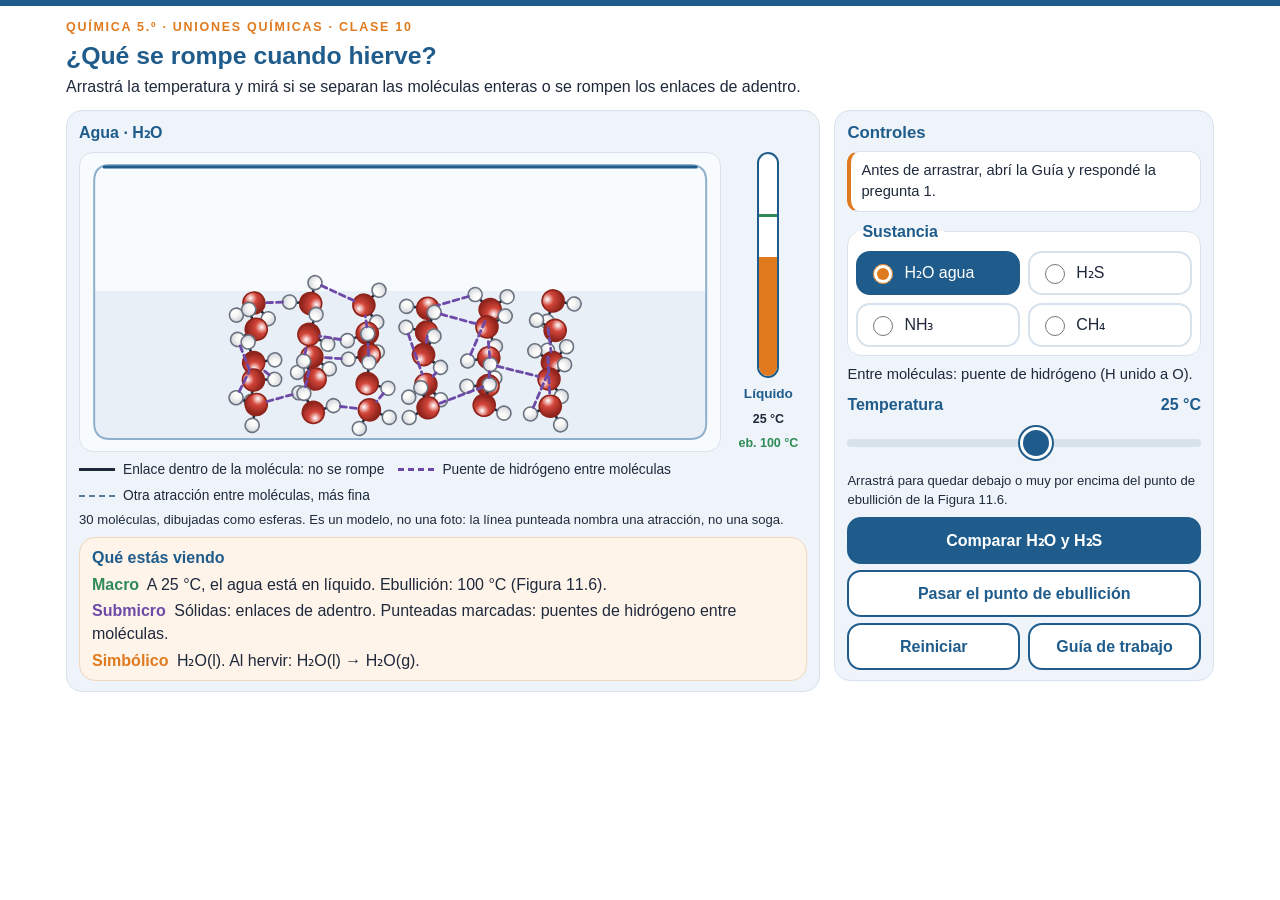
<file: simuladores/sim-c10-ebullicion/index.html>
<!DOCTYPE html>
<html lang="es-AR">
<head>
  <meta charset="utf-8">
  <meta name="viewport" content="width=device-width, initial-scale=1">
  <title>¿Qué se rompe cuando hierve?</title>
  <style>
    :root {
      --azul: #1F5C8B;
      --texto: #1E293B;
      --acento: #E07A1F;
      --ok: #2E8B57;
      --error: #C0392B;
      --panel: #EEF4F9;
      --borde: #D8E2EC;
      --viendo: #FFF4EA;
      --sub: #6D4AA8;
      --radio: 16px;
    }

    * { box-sizing: border-box; }

    html, body {
      margin: 0;
      background: #FFFFFF;
      color: var(--texto);
      font-family: Arial, Helvetica, sans-serif;
      font-size: 16px;
      line-height: 1.45;
    }

    .barra {
      height: 6px;
      background: var(--azul);
    }

    .pagina {
      max-width: 1180px;
      margin: 0 auto;
      padding: 12px 16px 20px;
    }

    .skip {
      position: absolute;
      left: 12px;
      top: -48px;
      background: #fff;
      color: var(--azul);
      padding: 8px 12px;
      border-radius: 12px;
      z-index: 5;
    }

    .skip:focus { top: 12px; }

    .kicker {
      margin: 0 0 6px;
      color: var(--acento);
      font-size: 0.78rem;
      font-weight: 700;
      letter-spacing: 0.14em;
      text-transform: uppercase;
    }

    h1 {
      margin: 0 0 4px;
      color: var(--azul);
      font-size: 1.55rem;
      line-height: 1.15;
      font-weight: 700;
    }

    .consigna {
      margin: 0;
      max-width: 46rem;
    }

    .layout {
      display: grid;
      grid-template-columns: minmax(0, 1.55fr) minmax(260px, 0.78fr);
      gap: 14px;
      margin-top: 12px;
      align-items: start;
    }

    .panel {
      background: var(--panel);
      border: 1px solid var(--borde);
      border-radius: var(--radio);
      padding: 10px 12px;
    }

    .escenarios {
      display: grid;
      grid-template-columns: 1fr;
      gap: 12px;
    }

    .escenarios.dos {
      grid-template-columns: 1fr 1fr;
    }

    .vaso[hidden] { display: none; }

    .vaso-titulo {
      margin: 0 0 8px;
      color: var(--azul);
      font-size: 1rem;
    }

    .vaso-cuerpo {
      display: flex;
      gap: 8px;
      align-items: stretch;
    }

    .lienzo {
      flex: 1 1 auto;
      min-width: 0;
      height: 300px;
      background: #F7FBFE;
      border-radius: 14px;
      border: 1px solid var(--borde);
    }

    .escenarios.dos .lienzo { height: 280px; }

    .lienzo svg {
      display: block;
      width: 100%;
      height: 100%;
    }

    .termo {
      width: 78px;
      flex: 0 0 78px;
      display: flex;
      flex-direction: column;
      align-items: center;
      gap: 6px;
    }

    .tubo-caja {
      flex: 1 1 auto;
      width: 22px;
      min-height: 120px;
      background: #fff;
      border: 2px solid var(--azul);
      border-radius: 12px;
      position: relative;
      overflow: hidden;
    }

    .nivel {
      position: absolute;
      left: 0;
      bottom: 0;
      width: 100%;
      height: 0;
      background: var(--acento);
      border-radius: 0 0 8px 8px;
    }

    .marca {
      position: absolute;
      left: -8px;
      right: -8px;
      height: 0;
      border-top: 3px solid var(--ok);
    }

    .termo-estado {
      margin: 0;
      font-weight: 700;
      font-size: 0.85rem;
      text-align: center;
    }

    .termo-estado.gas { color: var(--acento); }
    .termo-estado.liq { color: var(--azul); }

    .termo-num, .termo-eb {
      margin: 0;
      font-size: 0.78rem;
      text-align: center;
      font-weight: 700;
    }

    .termo-eb { color: var(--ok); font-weight: 700; }

    .leyenda {
      display: flex;
      flex-wrap: wrap;
      gap: 6px 14px;
      list-style: none;
      margin: 8px 0 0;
      padding: 0;
      font-size: 0.86rem;
    }

    .leyenda li { display: flex; align-items: center; gap: 8px; }

    .muestra {
      width: 36px;
      height: 0;
      border-top: 3px solid #1E293B;
      flex: 0 0 36px;
    }

    .muestra.puente { border-top: 3px dashed var(--sub); }
    .muestra.atra { border-top: 2px dashed #5B7C99; }

    .nota-modelo {
      margin: 4px 0 0;
      font-size: 0.82rem;
    }

    .viendo {
      margin-top: 8px;
      background: var(--viendo);
      border: 1px solid #F0D7BE;
      border-radius: var(--radio);
      padding: 8px 12px;
    }

    .viendo h2 {
      margin: 0 0 4px;
      font-size: 1rem;
      color: var(--azul);
    }

    .viendo p {
      margin: 0 0 3px;
    }

    .viendo p:last-child { margin-bottom: 0; }

    .tag {
      font-weight: 700;
      margin-right: 4px;
    }

    .tag-macro { color: var(--ok); }
    .tag-sub { color: var(--sub); }
    .tag-sim { color: var(--acento); }

    .controles h2 {
      margin: 0 0 6px;
      font-size: 1.05rem;
      color: var(--azul);
    }

    .aviso {
      margin: 0 0 8px;
      padding: 8px 10px;
      background: #fff;
      border: 1px solid var(--borde);
      border-left: 4px solid var(--acento);
      border-radius: 12px;
      font-size: 0.92rem;
    }

    fieldset {
      margin: 0 0 8px;
      padding: 8px;
      border: 1px solid var(--borde);
      border-radius: 14px;
      background: #fff;
    }

    legend {
      padding: 0 6px;
      font-weight: 700;
      color: var(--azul);
    }

    .sustancias {
      display: grid;
      grid-template-columns: 1fr 1fr;
      gap: 8px;
    }

    .chip {
      min-height: 44px;
      display: flex;
      align-items: center;
      gap: 8px;
      padding: 8px 10px;
      border: 2px solid var(--borde);
      border-radius: 14px;
      background: #fff;
      cursor: pointer;
    }

    .chip input {
      width: 20px;
      height: 20px;
      accent-color: var(--acento);
    }

    .chip:has(input:checked) {
      background: var(--azul);
      border-color: var(--azul);
      color: #fff;
    }

    fieldset:disabled .chip {
      cursor: default;
      opacity: 0.72;
    }

    .comparando .chip[data-id="H2O"],
    .comparando .chip[data-id="H2S"] {
      opacity: 1;
      background: #E7F0F8;
      border-color: var(--azul);
      color: var(--texto);
    }

    .fuerza-linea {
      margin: 0 0 8px;
      min-height: 1.3em;
      font-size: 0.92rem;
    }

    .temp-label {
      display: flex;
      justify-content: space-between;
      align-items: baseline;
      gap: 8px;
      font-weight: 700;
      color: var(--azul);
    }

    output { font-variant-numeric: tabular-nums; }

    input[type="range"] {
      -webkit-appearance: none;
      appearance: none;
      width: 100%;
      height: 44px;
      background: transparent;
      margin: 4px 0;
    }

    input[type="range"]:focus-visible {
      outline: 3px solid var(--acento);
      outline-offset: 2px;
      border-radius: 8px;
    }

    input[type="range"]::-webkit-slider-runnable-track {
      height: 8px;
      background: #D8E2EC;
      border-radius: 8px;
    }

    input[type="range"]::-webkit-slider-thumb {
      -webkit-appearance: none;
      appearance: none;
      width: 32px;
      height: 32px;
      margin-top: -12px;
      border-radius: 50%;
      background: var(--azul);
      border: 3px solid #fff;
      box-shadow: 0 0 0 2px var(--azul);
    }

    input[type="range"]::-moz-range-track {
      height: 8px;
      background: #D8E2EC;
      border-radius: 8px;
    }

    input[type="range"]::-moz-range-thumb {
      width: 32px;
      height: 32px;
      border-radius: 50%;
      background: var(--azul);
      border: 3px solid #fff;
      box-shadow: 0 0 0 2px var(--azul);
    }

    .ayuda {
      margin: 0 0 8px;
      font-size: 0.82rem;
    }

    .botones {
      display: flex;
      flex-direction: column;
      gap: 6px;
    }

    .btn {
      min-height: 44px;
      padding: 10px 14px;
      border-radius: 14px;
      font: inherit;
      font-weight: 700;
      cursor: pointer;
    }

    .btn-primary {
      background: var(--azul);
      color: #fff;
      border: 2px solid var(--azul);
    }

    .btn-secondary {
      background: #fff;
      color: var(--azul);
      border: 2px solid var(--azul);
    }

    .btn:hover { filter: brightness(1.05); }
    .btn:active { transform: translateY(1px); }

    .btn-fila {
      display: flex;
      gap: 8px;
    }

    .btn-fila .btn { flex: 1 1 0; }

    :focus-visible {
      outline: 3px solid var(--acento);
      outline-offset: 2px;
    }

    .sr-only {
      position: absolute;
      width: 1px;
      height: 1px;
      padding: 0;
      margin: -1px;
      overflow: hidden;
      clip: rect(0, 0, 0, 0);
      white-space: nowrap;
      border: 0;
    }

    dialog {
      width: min(640px, calc(100% - 24px));
      max-height: min(88vh, 900px);
      overflow: auto;
      border: 1px solid var(--borde);
      border-radius: 18px;
      padding: 18px 18px 16px;
      color: var(--texto);
      background: #fff;
    }

    dialog::backdrop { background: rgba(30, 41, 59, 0.45); }

    dialog h2 {
      margin: 0 0 6px;
      color: var(--azul);
    }

    .tipo {
      margin: 0 0 4px;
      font-size: 0.78rem;
      font-weight: 700;
      letter-spacing: 0.06em;
      text-transform: uppercase;
      color: var(--acento);
    }

    .preg { margin: 0 0 8px; }

    ol.guia { margin: 10px 0 0; padding-left: 1.2rem; }
    ol.guia li { margin: 0 0 14px; }

    .nombre-linea { margin: 8px 0 12px; }

    textarea {
      width: 100%;
      min-height: 68px;
      border: 1px solid var(--borde);
      border-radius: 12px;
      padding: 8px 10px;
      font: inherit;
      color: var(--texto);
      resize: vertical;
    }

    .fuente {
      margin: 12px 0 0;
      font-size: 0.82rem;
    }

    @media (max-width: 860px) {
      .layout { grid-template-columns: 1fr; }
      h1 { font-size: 1.4rem; }
      .lienzo, .escenarios.dos .lienzo { height: 300px; }
    }

    @media (max-width: 420px) {
      .pagina { padding: 14px 12px 28px; }
      .sustancias { grid-template-columns: 1fr; }
      .vaso-cuerpo { flex-direction: column; }
      .termo {
        width: 100%;
        flex-direction: row;
        flex-wrap: wrap;
        justify-content: center;
        gap: 8px 12px;
      }
      .tubo-caja {
        width: 100%;
        height: 22px;
        min-height: 22px;
        flex: 1 1 100%;
      }
      .nivel {
        top: 0;
        bottom: 0;
        height: 100% !important;
        width: 0;
        border-radius: 8px 0 0 8px;
      }
      .marca {
        top: -6px;
        bottom: -6px;
        left: 0;
        right: auto;
        width: 0;
        height: auto;
        border-top: 0;
        border-left: 3px solid var(--ok);
      }
    }

    @media (prefers-reduced-motion: reduce) {
      .btn:active { transform: none; }
      .btn:hover { filter: none; }
    }

    @media print {
      .barra, .skip, header, .layout, .no-print { display: none !important; }
      body { background: #fff; }
      dialog, #guia {
        display: block !important;
        position: static !important;
        width: 100% !important;
        max-height: none !important;
        overflow: visible !important;
        border: none !important;
        box-shadow: none !important;
      }
      dialog::backdrop { display: none !important; }
      textarea {
        border: none;
        border-bottom: 1px solid #1E293B;
        border-radius: 0;
        min-height: 52px;
      }
    }
  </style>
</head>
<body>
  <div class="barra"></div>
  <a class="skip" href="#controles">Ir a los controles</a>
  <div class="pagina">
    <header>
      <p class="kicker">Química 5.º · Uniones químicas · Clase 10</p>
      <h1>¿Qué se rompe cuando hierve?</h1>
      <p class="consigna">Arrastrá la temperatura y mirá si se separan las moléculas enteras o se rompen los enlaces de adentro.</p>
    </header>

    <div class="layout">
      <section class="panel" aria-label="Simulación">
        <div id="escenarios" class="escenarios">
          <article class="vaso" id="vaso-a">
            <h2 class="vaso-titulo" id="titulo-a">Agua · H₂O</h2>
            <div class="vaso-cuerpo">
              <div class="lienzo"><svg id="svg-a" role="img" aria-label="Modelo del agua: moléculas como esferas."></svg></div>
              <div class="termo" id="termo-a">
                <div class="tubo-caja" aria-hidden="true">
                  <div class="nivel" id="nivel-a"></div>
                  <div class="marca" id="marca-a"></div>
                </div>
                <p class="termo-estado liq" id="estado-a">Líquido</p>
                <p class="termo-num" id="num-a">25 °C</p>
                <p class="termo-eb" id="eb-a">eb. 100 °C</p>
              </div>
            </div>
          </article>
          <article class="vaso" id="vaso-b" hidden>
            <h2 class="vaso-titulo" id="titulo-b">Sulfuro de hidrógeno · H₂S</h2>
            <div class="vaso-cuerpo">
              <div class="lienzo"><svg id="svg-b" role="img" aria-label="Modelo del sulfuro de hidrógeno."></svg></div>
              <div class="termo" id="termo-b">
                <div class="tubo-caja" aria-hidden="true">
                  <div class="nivel" id="nivel-b"></div>
                  <div class="marca" id="marca-b"></div>
                </div>
                <p class="termo-estado" id="estado-b">Gas</p>
                <p class="termo-num" id="num-b">25 °C</p>
                <p class="termo-eb" id="eb-b">eb. −60 °C</p>
              </div>
            </div>
          </article>
        </div>
        <ul class="leyenda">
          <li><span class="muestra"></span> Enlace dentro de la molécula: no se rompe</li>
          <li><span class="muestra puente"></span> Puente de hidrógeno entre moléculas</li>
          <li><span class="muestra atra"></span> Otra atracción entre moléculas, más fina</li>
        </ul>
        <p class="nota-modelo">30 moléculas, dibujadas como esferas. Es un modelo, no una foto: la línea punteada nombra una atracción, no una soga.</p>
        <section class="viendo" id="viendo" aria-labelledby="viendo-titulo">
          <h2 id="viendo-titulo">Qué estás viendo</h2>
          <p><span class="tag tag-macro">Macro</span> <span id="t-macro"></span></p>
          <p><span class="tag tag-sub">Submicro</span> <span id="t-sub"></span></p>
          <p><span class="tag tag-sim">Simbólico</span> <span id="t-sim"></span></p>
        </section>
      </section>

      <aside class="panel controles" id="controles">
        <h2>Controles</h2>
        <p class="aviso" id="aviso-guia">Antes de arrastrar, abrí la Guía y respondé la pregunta 1.</p>
        <fieldset id="field-sust">
          <legend>Sustancia</legend>
          <div class="sustancias" id="sustancias">
            <label class="chip" data-id="H2O"><input type="radio" name="sust" value="H2O" checked> H₂O agua</label>
            <label class="chip" data-id="H2S"><input type="radio" name="sust" value="H2S"> H₂S</label>
            <label class="chip" data-id="NH3"><input type="radio" name="sust" value="NH3"> NH₃</label>
            <label class="chip" data-id="CH4"><input type="radio" name="sust" value="CH4"> CH₄</label>
          </div>
        </fieldset>
        <p class="fuerza-linea" id="fuerza-linea"></p>
        <label class="temp-label" for="temp">Temperatura <output id="temp-out" for="temp">25 °C</output></label>
        <input id="temp" type="range" min="-200" max="220" step="1" value="25" aria-describedby="temp-ayuda">
        <p class="ayuda" id="temp-ayuda">Arrastrá para quedar debajo o muy por encima del punto de ebullición de la Figura 11.6.</p>
        <div class="botones">
          <button type="button" class="btn btn-primary" id="btn-comparar" aria-pressed="false">Comparar H₂O y H₂S</button>
          <button type="button" class="btn btn-secondary" id="btn-pasar">Pasar el punto de ebullición</button>
          <div class="btn-fila">
            <button type="button" class="btn btn-secondary" id="btn-reiniciar">Reiniciar</button>
            <button type="button" class="btn btn-secondary" id="btn-guia">Guía de trabajo</button>
          </div>
        </div>
      </aside>
    </div>
  </div>

  <div class="sr-only" aria-live="polite" id="vivo"></div>

  <dialog id="guia" aria-labelledby="guia-titulo">
    <p class="kicker">Química 5.º · Uniones químicas · Clase 10</p>
    <h2 id="guia-titulo">Guía de trabajo</h2>
    <p class="nombre-linea">Nombre: _______________________ &nbsp; Curso: ___________</p>
    <p>Respondé la pregunta 1 antes de mover la temperatura.</p>
    <ol class="guia">
      <li>
        <p class="tipo">Predicción · antes de tocar</p>
        <p class="preg">¿Cuál hierve a mayor temperatura, H₂O o H₂S, si la molécula de H₂S es más pesada? Escribí tu idea y el porqué.</p>
        <label class="sr-only" for="r1">Respuesta de la predicción</label>
        <textarea id="r1"></textarea>
      </li>
      <li>
        <p class="tipo">Observación</p>
        <p class="preg">Elegí una misma temperatura y compará H₂O con H₂S. ¿Cuál sigue con las moléculas juntas abajo y cuál ya llenó el recipiente? Anotá la temperatura y los dos puntos de ebullición.</p>
        <label class="sr-only" for="r2">Respuesta de la observación de estados</label>
        <textarea id="r2"></textarea>
      </li>
      <li>
        <p class="tipo">Observación</p>
        <p class="preg">Cuando una sustancia pasa su punto de ebullición, ¿qué les pasa a las líneas sólidas y a las líneas punteadas?</p>
        <label class="sr-only" for="r3">Respuesta sobre las líneas</label>
        <textarea id="r3"></textarea>
      </li>
      <li>
        <p class="tipo">Explicación</p>
        <p class="preg">¿Qué se rompe al hervir: los enlaces de adentro de la molécula o las atracciones entre moléculas? Explicá con lo que viste.</p>
        <label class="sr-only" for="r4">Respuesta de la explicación</label>
        <textarea id="r4"></textarea>
      </li>
      <li>
        <p class="tipo">Transferencia</p>
        <p class="preg">El vapor de la pava, ¿sigue siendo agua? ¿Lo escribirías H₂O(l) → H₂O(g) o H₂O → H₂ + O₂? ¿Por qué?</p>
        <label class="sr-only" for="r5">Respuesta de transferencia</label>
        <textarea id="r5"></textarea>
      </li>
    </ol>
    <p class="fuente">Puntos de ebullición leídos de la Figura 11.6 de Chang y Goldsby, Química, 12.ª ed., p. 471 (precisión de la lectura: ±5 °C).</p>
    <div class="btn-fila no-print" style="margin-top: 12px;">
      <button type="button" class="btn btn-secondary" id="btn-imprimir">Imprimir guía</button>
      <button type="button" class="btn btn-primary" id="btn-cerrar">Cerrar</button>
    </div>
  </dialog>

  <noscript><p>Este simulador necesita JavaScript del navegador para mover las moléculas.</p></noscript>

  <script>
    (function () {
      "use strict";

      var TMIN = -200;
      var TMAX = 220;
      var N = 30;

      /* Únicos números de propiedad: t_eb de la Figura 11.6. */
      var DATA = {
        H2O: { eb: 100, formula: "H₂O", titulo: "Agua · H₂O", corto: "el agua", fuerza: "puente", fuerzaTxt: "Entre moléculas: puente de hidrógeno (H unido a O).", noEs: "No es H₂ + O₂" },
        H2S: { eb: -60, formula: "H₂S", titulo: "Sulfuro de hidrógeno · H₂S", corto: "el H₂S", fuerza: "dipolo", fuerzaTxt: "Entre moléculas: dipolo-dipolo. El H no está unido a N, O ni F: no hay puente como en el agua.", noEs: "No es H₂ + S" },
        NH3: { eb: -33, formula: "NH₃", titulo: "Amoníaco · NH₃", corto: "el amoníaco", fuerza: "puente", fuerzaTxt: "Entre moléculas: puente de hidrógeno (H unido a N).", noEs: "No es N₂ + H₂" },
        CH4: { eb: -161, formula: "CH₄", titulo: "Metano · CH₄", corto: "el metano", fuerza: "london", fuerzaTxt: "Molécula apolar. Entre moléculas: fuerzas de London.", noEs: "No es C + H₂" }
      };

      var RADIO = { H: 7, C: 11, N: 11, O: 11, S: 13 };
      var COLOR = { H: "#F7F7F5", C: "#2C2C2C", N: "#2F4DB5", O: "#D3453A", S: "#E1C43A" };
      var STROKE = { H: "#6B7380", C: "#1A1A1A", N: "#1E3380", O: "#8E241C", S: "#7A6A12" };
      var SHADE = { H: "#D5D8DE", C: "#111111", N: "#1A2C78", O: "#8E241C", S: "#A68E16" };

      var MODELOS = {
        H2O: {
          atoms: [{ el: "O", x: 0, y: -2 }, { el: "H", x: -16, y: 12 }, { el: "H", x: 16, y: 12 }],
          bonds: [[0, 1], [0, 2]], donor: [1, 2], acceptor: 0
        },
        H2S: {
          atoms: [{ el: "S", x: 0, y: -2 }, { el: "H", x: -18, y: 14 }, { el: "H", x: 18, y: 14 }],
          bonds: [[0, 1], [0, 2]], donor: [1, 2], acceptor: 0
        },
        NH3: {
          atoms: [{ el: "N", x: 0, y: 0 }, { el: "H", x: 0, y: -18 }, { el: "H", x: -16, y: 12 }, { el: "H", x: 16, y: 12 }],
          bonds: [[0, 1], [0, 2], [0, 3]], donor: [1, 2, 3], acceptor: 0
        },
        CH4: {
          atoms: [{ el: "C", x: 0, y: 0 }, { el: "H", x: 0, y: -20 }, { el: "H", x: -18, y: 2 }, { el: "H", x: 18, y: -2 }, { el: "H", x: 6, y: 18 }],
          bonds: [[0, 1], [0, 2], [0, 3], [0, 4]], donor: [], acceptor: 0
        }
      };

      var state = { T: 25, id: "H2O", comparar: false, guiaVista: false };
      var reduce = window.matchMedia("(prefers-reduced-motion: reduce)").matches;
      var mq = window.matchMedia("(prefers-reduced-motion: reduce)");
      if (mq.addEventListener) mq.addEventListener("change", function () { reduce = mq.matches; });

      var slider = document.getElementById("temp");
      var tempOut = document.getElementById("temp-out");
      var escenarios = document.getElementById("escenarios");
      var field = document.getElementById("field-sust");
      var fuerzaLinea = document.getElementById("fuerza-linea");
      var aviso = document.getElementById("aviso-guia");
      var btnComparar = document.getElementById("btn-comparar");
      var btnPasar = document.getElementById("btn-pasar");
      var vivo = document.getElementById("vivo");
      var guia = document.getElementById("guia");
      var firma = "";

      function fmt(n) {
        var v = Math.round(n);
        return (v < 0 ? "−" : "") + Math.abs(v) + " °C";
      }

      function pct(t) {
        return ((t - TMIN) / (TMAX - TMIN)) * 100;
      }

      function esGasId(id) {
        return state.T >= DATA[id].eb;
      }

      function roundRect(ctx, x, y, w, h, r) {
        ctx.beginPath();
        if (ctx.roundRect) ctx.roundRect(x, y, w, h, r);
        else {
          ctx.moveTo(x + r, y);
          ctx.arcTo(x + w, y, x + w, y + h, r);
          ctx.arcTo(x + w, y + h, x, y + h, r);
          ctx.arcTo(x, y + h, x, y, r);
          ctx.arcTo(x, y, x + w, y, r);
          ctx.closePath();
        }
      }

      function metrics(w, h) {
        var x = 14, y = 12, bw = w - 28, bh = h - 24;
        return {
          x: x, y: y, bw: bw, bh: bh, r: 16,
          x0: x + 12, y0: y + 12, x1: x + bw - 12, y1: y + bh - 12,
          liquidTop: y + bh * 0.46
        };
      }

      function molScale(inner) {
        var gw = (inner.x1 - inner.x0) / 6;
        return Math.max(0.52, Math.min(1, gw / 58));
      }

      function makeMols() {
        var arr = [];
        var i;
        for (i = 0; i < N; i++) arr.push({ i: i, x: 0, y: 0, vx: 0, vy: 0, hx: 0, hy: 0, baseAng: (i * 2.399) % 6.2832, ang: 0 });
        return arr;
      }

      function buildScene(key) {
        return {
          key: key,
          id: key === "b" ? "H2S" : "H2O",
          svg: document.getElementById("svg-" + key),
          wrap: document.getElementById("vaso-" + key),
          mols: makeMols(),
          w: 0, h: 0, inner: null, scale: 1, gw: 40, placed: false
        };
      }

      var scenes = [buildScene("a"), buildScene("b")];

      function homes(sc) {
        var inner = sc.inner;
        if (!inner) return;
        var gas = esGasId(sc.id);
        var scale = sc.scale;
        var cols = 6, rows = 5;
        var left, top, gw, gh;
        if (gas) {
          left = inner.x0 + 4;
          var right = inner.x1 - 4;
          var bot = inner.y1 - 4;
          top = inner.y0 + 6;
          gw = (right - left) / cols;
          gh = (bot - top) / rows;
        } else {
          var cell = 60 * scale;
          var packW = Math.min(inner.x1 - inner.x0 - 8, cols * cell);
          var packH = Math.min(inner.y1 - inner.liquidTop - 8, rows * cell * 0.9);
          var mid = (inner.x0 + inner.x1) / 2;
          left = mid - packW / 2;
          var bottom = inner.y1 - 6;
          top = bottom - packH;
          gw = packW / cols;
          gh = packH / rows;
        }
        sc.gw = gw;
        var i;
        for (i = 0; i < sc.mols.length; i++) {
          var c = i % cols;
          var r = Math.floor(i / cols);
          sc.mols[i].hx = left + gw * (c + 0.5);
          sc.mols[i].hy = top + gh * (r + 0.5);
        }
      }

      function resizeScene(sc) {
        if (sc.wrap.hidden) return;
        var box = sc.svg.parentElement;
        var w = box.clientWidth;
        var h = box.clientHeight;
        if (w < 8 || h < 8) return;
        sc.svg.setAttribute("viewBox", "0 0 " + w + " " + h);
        sc.w = w;
        sc.h = h;
        sc.inner = metrics(w, h);
        sc.scale = molScale(sc.inner);
        homes(sc);
        if (!sc.placed) {
          var i;
          for (i = 0; i < sc.mols.length; i++) {
            sc.mols[i].x = sc.mols[i].hx;
            sc.mols[i].y = sc.mols[i].hy;
          }
          sc.placed = true;
        }
      }

      function resizeAll() {
        var i;
        for (i = 0; i < scenes.length; i++) resizeScene(scenes[i]);
      }

      function snap(sc) {
        homes(sc);
        var i;
        for (i = 0; i < sc.mols.length; i++) {
          sc.mols[i].x = sc.mols[i].hx;
          sc.mols[i].y = sc.mols[i].hy;
          sc.mols[i].vx = 0;
          sc.mols[i].vy = 0;
        }
      }

      function atomWorld(m, modelo, idx, scale) {
        var a = modelo.atoms[idx];
        var c = Math.cos(m.ang);
        var s = Math.sin(m.ang);
        var lx = a.x * scale;
        var ly = a.y * scale;
        return { x: m.x + lx * c - ly * s, y: m.y + lx * s + ly * c };
      }

      function drawMol(ctx, m, modelo, scale) {
        var ang = m.ang;
        ctx.save();
        ctx.translate(m.x, m.y);
        ctx.rotate(ang);
        ctx.lineWidth = Math.max(1.6, 2.6 * scale);
        ctx.strokeStyle = "#1E293B";
        ctx.lineCap = "round";
        ctx.setLineDash([]);
        var b;
        for (b = 0; b < modelo.bonds.length; b++) {
          var p = modelo.bonds[b];
          ctx.beginPath();
          ctx.moveTo(modelo.atoms[p[0]].x * scale, modelo.atoms[p[0]].y * scale);
          ctx.lineTo(modelo.atoms[p[1]].x * scale, modelo.atoms[p[1]].y * scale);
          ctx.stroke();
        }
        var i;
        for (i = 0; i < modelo.atoms.length; i++) {
          var a = modelo.atoms[i];
          var r = RADIO[a.el] * scale;
          var ax = a.x * scale;
          var ay = a.y * scale;
          var g = ctx.createRadialGradient(ax - r * 0.35, ay - r * 0.4, r * 0.15, ax, ay, r);
          g.addColorStop(0, "#FFFFFF");
          g.addColorStop(0.42, COLOR[a.el]);
          g.addColorStop(1, SHADE[a.el]);
          ctx.fillStyle = g;
          ctx.beginPath();
          ctx.arc(ax, ay, r, 0, Math.PI * 2);
          ctx.fill();
          ctx.lineWidth = 1.6;
          ctx.strokeStyle = STROKE[a.el];
          ctx.stroke();
        }
        ctx.restore();
      }

      function trimLine(a, b, ra, rb) {
        var dx = b.x - a.x;
        var dy = b.y - a.y;
        var d = Math.sqrt(dx * dx + dy * dy) || 1;
        if (d < ra + rb + 3) return null;
        var ux = dx / d;
        var uy = dy / d;
        return { x1: a.x + ux * ra, y1: a.y + uy * ra, x2: b.x - ux * rb, y2: b.y - uy * rb };
      }

      function drawAttractions(ctx, sc, modelo) {
        if (esGasId(sc.id)) return;
        var fuerza = DATA[sc.id].fuerza;
        var cutoff = sc.gw * (fuerza === "puente" ? 1.5 : fuerza === "dipolo" ? 1.25 : 1.08);
        var maxPer = fuerza === "puente" ? 2 : 1;
        var pairs = [];
        var i, j;
        for (i = 0; i < sc.mols.length; i++) {
          for (j = i + 1; j < sc.mols.length; j++) {
            var dx = sc.mols[j].x - sc.mols[i].x;
            var dy = sc.mols[j].y - sc.mols[i].y;
            var d = Math.sqrt(dx * dx + dy * dy);
            if (d < cutoff && d > 4) pairs.push({ i: i, j: j, d: d });
          }
        }
        pairs.sort(function (a, b) { return a.d - b.d; });
        var used = {};
        var drawn = 0;
        for (i = 0; i < pairs.length; i++) {
          var p = pairs[i];
          if ((used[p.i] || 0) >= maxPer || (used[p.j] || 0) >= maxPer) continue;
          var a, b;
          if (fuerza === "puente") {
            var best = null;
            var accI = atomWorld(sc.mols[p.i], modelo, modelo.acceptor, sc.scale);
            var accJ = atomWorld(sc.mols[p.j], modelo, modelo.acceptor, sc.scale);
            var k;
            for (k = 0; k < modelo.donor.length; k++) {
              var H = atomWorld(sc.mols[p.i], modelo, modelo.donor[k], sc.scale);
              var dd = Math.hypot(H.x - accJ.x, H.y - accJ.y);
              if (!best || dd < best.d) best = { a: H, b: accJ, ra: RADIO.H * sc.scale, rb: RADIO[modelo.atoms[modelo.acceptor].el] * sc.scale, d: dd };
            }
            for (k = 0; k < modelo.donor.length; k++) {
              var H2 = atomWorld(sc.mols[p.j], modelo, modelo.donor[k], sc.scale);
              var dd2 = Math.hypot(H2.x - accI.x, H2.y - accI.y);
              if (!best || dd2 < best.d) best = { a: H2, b: accI, ra: RADIO.H * sc.scale, rb: RADIO[modelo.atoms[modelo.acceptor].el] * sc.scale, d: dd2 };
            }
            if (!best) continue;
            var seg = trimLine(best.a, best.b, best.ra, best.rb);
            if (!seg) continue;
            ctx.strokeStyle = "#6D4AA8";
            ctx.lineWidth = Math.max(2.2, 2.8 * sc.scale);
            ctx.setLineDash([6, 4]);
            ctx.beginPath();
            ctx.moveTo(seg.x1, seg.y1);
            ctx.lineTo(seg.x2, seg.y2);
            ctx.stroke();
          } else {
            var ra = 16 * sc.scale;
            var seg2 = trimLine(
              { x: sc.mols[p.i].x, y: sc.mols[p.i].y },
              { x: sc.mols[p.j].x, y: sc.mols[p.j].y },
              ra, ra
            );
            if (!seg2) continue;
            ctx.strokeStyle = fuerza === "dipolo" ? "#3E6280" : "#6E8BA3";
            ctx.lineWidth = fuerza === "dipolo" ? 1.8 : 1.4;
            ctx.setLineDash(fuerza === "dipolo" ? [4, 4] : [2, 6]);
            ctx.beginPath();
            ctx.moveTo(seg2.x1, seg2.y1);
            ctx.lineTo(seg2.x2, seg2.y2);
            ctx.stroke();
          }
          used[p.i] = (used[p.i] || 0) + 1;
          used[p.j] = (used[p.j] || 0) + 1;
          drawn++;
          if (drawn > 40) break;
        }
        ctx.setLineDash([]);
      }

      function beakerD(inner) {
        var x = inner.x, y = inner.y, w = inner.bw, h = inner.bh, r = inner.r;
        return "M " + (x + r) + " " + y + " H " + (x + w - r) +
          " Q " + (x + w) + " " + y + " " + (x + w) + " " + (y + r) +
          " V " + (y + h - r) + " Q " + (x + w) + " " + (y + h) + " " + (x + w - r) + " " + (y + h) +
          " H " + (x + r) + " Q " + x + " " + (y + h) + " " + x + " " + (y + h - r) +
          " V " + (y + r) + " Q " + x + " " + y + " " + (x + r) + " " + y + " Z";
      }

      function n1(v) { return Math.round(v * 10) / 10; }

      function attractionMarkup(sc, modelo) {
        if (esGasId(sc.id)) return "";
        var fuerza = DATA[sc.id].fuerza;
        var cutoff = sc.gw * (fuerza === "puente" ? 1.5 : fuerza === "dipolo" ? 1.25 : 1.08);
        var maxPer = fuerza === "puente" ? 2 : 1;
        var pairs = [];
        var i, j;
        for (i = 0; i < sc.mols.length; i++) {
          for (j = i + 1; j < sc.mols.length; j++) {
            var dx = sc.mols[j].x - sc.mols[i].x;
            var dy = sc.mols[j].y - sc.mols[i].y;
            var d = Math.sqrt(dx * dx + dy * dy);
            if (d < cutoff && d > 4) pairs.push({ i: i, j: j, d: d });
          }
        }
        pairs.sort(function (a, b) { return a.d - b.d; });
        var used = {};
        var out = [];
        var drawn = 0;
        for (i = 0; i < pairs.length; i++) {
          var p = pairs[i];
          if ((used[p.i] || 0) >= maxPer || (used[p.j] || 0) >= maxPer) continue;
          var seg = null;
          var color, width, dash;
          if (fuerza === "puente") {
            var best = null;
            var accI = atomWorld(sc.mols[p.i], modelo, modelo.acceptor, sc.scale);
            var accJ = atomWorld(sc.mols[p.j], modelo, modelo.acceptor, sc.scale);
            var k;
            for (k = 0; k < modelo.donor.length; k++) {
              var H = atomWorld(sc.mols[p.i], modelo, modelo.donor[k], sc.scale);
              var dd = Math.hypot(H.x - accJ.x, H.y - accJ.y);
              if (!best || dd < best.d) best = { a: H, b: accJ, ra: RADIO.H * sc.scale, rb: RADIO[modelo.atoms[modelo.acceptor].el] * sc.scale, d: dd };
            }
            for (k = 0; k < modelo.donor.length; k++) {
              var H2 = atomWorld(sc.mols[p.j], modelo, modelo.donor[k], sc.scale);
              var dd2 = Math.hypot(H2.x - accI.x, H2.y - accI.y);
              if (!best || dd2 < best.d) best = { a: H2, b: accI, ra: RADIO.H * sc.scale, rb: RADIO[modelo.atoms[modelo.acceptor].el] * sc.scale, d: dd2 };
            }
            if (!best) continue;
            seg = trimLine(best.a, best.b, best.ra, best.rb);
            color = "#6D4AA8";
            width = Math.max(2.2, 2.8 * sc.scale);
            dash = "6 4";
          } else {
            seg = trimLine(
              { x: sc.mols[p.i].x, y: sc.mols[p.i].y },
              { x: sc.mols[p.j].x, y: sc.mols[p.j].y },
              16 * sc.scale, 16 * sc.scale
            );
            color = fuerza === "dipolo" ? "#3E6280" : "#6E8BA3";
            width = fuerza === "dipolo" ? 1.8 : 1.4;
            dash = fuerza === "dipolo" ? "4 4" : "2 6";
          }
          if (!seg) continue;
          out.push('<line x1="' + n1(seg.x1) + '" y1="' + n1(seg.y1) + '" x2="' + n1(seg.x2) + '" y2="' + n1(seg.y2) + '" stroke="' + color + '" stroke-width="' + width + '" stroke-dasharray="' + dash + '" stroke-linecap="round"/>');
          used[p.i] = (used[p.i] || 0) + 1;
          used[p.j] = (used[p.j] || 0) + 1;
          drawn++;
          if (drawn > 40) break;
        }
        return out.join("");
      }

      function drawScene(sc) {
        if (sc.wrap.hidden || !sc.w) return;
        var inner = sc.inner;
        var modelo = MODELOS[sc.id];
        var gas = esGasId(sc.id);
        var scale = sc.scale;
        var d = beakerD(inner);
        var html = [];
        var el;
        html.push("<defs>");
        for (el in COLOR) {
          if (!Object.prototype.hasOwnProperty.call(COLOR, el)) continue;
          html.push('<radialGradient id="g' + sc.key + el + '" cx="32%" cy="30%" r="70%">');
          html.push('<stop offset="0%" stop-color="#ffffff"/>');
          html.push('<stop offset="42%" stop-color="' + COLOR[el] + '"/>');
          html.push('<stop offset="100%" stop-color="' + SHADE[el] + '"/>');
          html.push("</radialGradient>");
        }
        html.push('<clipPath id="clip' + sc.key + '"><path d="' + d + '"/></clipPath>');
        html.push("</defs>");
        html.push('<path d="' + d + '" fill="#F7FBFE"/>');
        html.push('<g clip-path="url(#clip' + sc.key + ')">');
        if (!gas) {
          html.push('<rect x="' + inner.x + '" y="' + inner.liquidTop + '" width="' + inner.bw + '" height="' + (inner.y + inner.bh - inner.liquidTop) + '" fill="rgba(31,92,139,0.07)"/>');
        }
        var i, b;
        for (i = 0; i < sc.mols.length; i++) {
          var m = sc.mols[i];
          var deg = (m.ang * 180 / Math.PI).toFixed(1);
          html.push('<g transform="translate(' + n1(m.x) + " " + n1(m.y) + ") rotate(" + deg + ')">');
          for (b = 0; b < modelo.bonds.length; b++) {
            var bond = modelo.bonds[b];
            var a1 = modelo.atoms[bond[0]];
            var a2 = modelo.atoms[bond[1]];
            html.push('<line x1="' + n1(a1.x * scale) + '" y1="' + n1(a1.y * scale) + '" x2="' + n1(a2.x * scale) + '" y2="' + n1(a2.y * scale) + '" stroke="#1E293B" stroke-width="' + n1(Math.max(1.6, 2.6 * scale)) + '" stroke-linecap="round"/>');
          }
          for (b = 0; b < modelo.atoms.length; b++) {
            var a = modelo.atoms[b];
            html.push('<circle cx="' + n1(a.x * scale) + '" cy="' + n1(a.y * scale) + '" r="' + n1(RADIO[a.el] * scale) + '" fill="url(#g' + sc.key + a.el + ')" stroke="' + STROKE[a.el] + '" stroke-width="1.6"/>');
          }
          html.push("</g>");
        }
        html.push(attractionMarkup(sc, modelo));
        html.push("</g>");
        html.push('<path d="' + d + '" fill="none" stroke="#8FB0CC" stroke-width="2"/>');
        html.push('<line x1="' + (inner.x + 10) + '" y1="' + (inner.y + 2) + '" x2="' + (inner.x + inner.bw - 10) + '" y2="' + (inner.y + 2) + '" stroke="#1F5C8B" stroke-width="3" stroke-linecap="round"/>');
        sc.svg.innerHTML = html.join("");
        sc.svg.setAttribute("aria-label", ariaLienzo(sc.id));
      }

      function step(sc, now) {
        if (sc.wrap.hidden || !sc.inner) return;
        var gas = esGasId(sc.id);
        var heat = (state.T - TMIN) / (TMAX - TMIN);
        var amp = reduce ? 0 : (gas ? 8 + heat * 18 : 2 + heat * 5);
        var inner = sc.inner;
        var t = now / 1000;
        var i;
        for (i = 0; i < sc.mols.length; i++) {
          var m = sc.mols[i];
          var tx = m.hx + Math.sin(t * 1.6 + m.i) * amp;
          var ty = m.hy + Math.cos(t * 1.25 + m.i * 1.4) * amp * 0.85;
          if (reduce) {
            m.x = m.hx;
            m.y = m.hy;
          } else {
            var pull = gas ? 0.08 : 0.16;
            m.vx = (m.vx + (tx - m.x) * pull) * 0.82;
            m.vy = (m.vy + (ty - m.y) * pull) * 0.82;
            m.x += m.vx;
            m.y += m.vy;
          }
          m.ang = m.baseAng + (reduce ? 0 : Math.sin(t * 0.85 + m.i) * (gas ? 0.4 : 0.12));
          var pad = 10;
          if (m.x < inner.x0 + pad) m.x = inner.x0 + pad;
          if (m.x > inner.x1 - pad) m.x = inner.x1 - pad;
          if (m.y < inner.y0 + pad) m.y = inner.y0 + pad;
          if (m.y > inner.y1 - pad) m.y = inner.y1 - pad;
        }
      }

      function ariaLienzo(id) {
        var d = DATA[id];
        var gas = esGasId(id);
        return "Modelo de " + d.formula + ". " + (gas
          ? "Gas: las moléculas llenan el recipiente y siguen enteras."
          : "Líquido: moléculas juntas, con atracciones punteadas entre ellas.");
      }

      function banda(id) {
        var d = DATA[id];
        if (state.T >= d.eb + 80) return "muy";
        if (state.T >= d.eb) return "gas";
        return "liq";
      }

      function textos() {
        var macro, sub, sim;
        if (state.comparar) {
          var aguaGas = esGasId("H2O");
          var sulGas = esGasId("H2S");
          macro = "A " + fmt(state.T) + " el agua está " + (aguaGas ? "en gas" : "en líquido") + " (eb. 100 °C) y el H₂S está " + (sulGas ? "en gas" : "en líquido") + " (eb. −60 °C).";
          if (!aguaGas && !sulGas) {
            sub = "Abajo se ven atracciones. En el agua son puentes de hidrógeno, más marcados que en el H₂S.";
          } else if (aguaGas && sulGas) {
            sub = state.T >= 180
              ? "Aunque subas mucho la temperatura, las dos moléculas siguen enteras: la línea sólida no se corta."
              : "Ya no hay punteadas. Las líneas sólidas siguen: hervir no parte la molécula.";
          } else {
            sub = "En el agua siguen los puentes de hidrógeno. En el H₂S esas atracciones ya se vencieron.";
          }
          sim = (aguaGas ? "H₂O(g)" : "H₂O(l)") + " y " + (sulGas ? "H₂S(g)" : "H₂S(l)") + ". No es H₂ + O₂ ni H₂ + S.";
        } else {
          var d = DATA[state.id];
          var gas = esGasId(state.id);
          var muy = state.T >= d.eb + 80;
          macro = gas
            ? "A " + fmt(state.T) + ", " + d.corto + " ya hirvió (eb. " + fmt(d.eb) + "): el gas llena el recipiente."
            : "A " + fmt(state.T) + ", " + d.corto + " está en líquido. Ebullición: " + fmt(d.eb) + " (Figura 11.6).";
          if (!gas) {
            if (d.fuerza === "puente") sub = "Sólidas: enlaces de adentro. Punteadas marcadas: puentes de hidrógeno entre moléculas.";
            else if (d.fuerza === "dipolo") sub = "Sólidas: enlaces de adentro. Punteadas finas: atracciones dipolo-dipolo entre moléculas.";
            else sub = "Sólidas: enlaces de adentro. Punteadas muy finas: fuerzas de London entre moléculas.";
          } else if (muy) {
            sub = "Aunque subas mucho la temperatura, cada molécula sigue entera: el enlace de adentro no se corta.";
          } else {
            sub = "Se vencieron las atracciones entre moléculas. Los enlaces de adentro no se rompieron.";
          }
          sim = gas
            ? d.formula + "(l) → " + d.formula + "(g). " + d.noEs + "."
            : d.formula + "(l). Al hervir: " + d.formula + "(l) → " + d.formula + "(g).";
        }
        document.getElementById("t-macro").textContent = macro;
        document.getElementById("t-sub").textContent = sub;
        document.getElementById("t-sim").textContent = sim;
        var firmaNueva = macro + "|" + sub + "|" + sim;
        if (firmaNueva !== firma) {
          firma = firmaNueva;
          vivo.textContent = "Macro. " + macro + " Submicro. " + sub + " Simbólico. " + sim;
        }
      }

      function pintaTermo(suffix, id) {
        var d = DATA[id];
        var gas = esGasId(id);
        var nivel = document.getElementById("nivel-" + suffix);
        var marca = document.getElementById("marca-" + suffix);
        var estrecho = window.matchMedia("(max-width: 420px)").matches;
        if (estrecho) {
          nivel.style.width = pct(state.T) + "%";
          nivel.style.height = "100%";
          marca.style.left = pct(d.eb) + "%";
          marca.style.bottom = "auto";
          marca.style.right = "auto";
        } else {
          nivel.style.width = "100%";
          nivel.style.height = pct(state.T) + "%";
          marca.style.bottom = pct(d.eb) + "%";
          marca.style.left = "-8px";
          marca.style.right = "-8px";
        }
        var est = document.getElementById("estado-" + suffix);
        est.textContent = gas ? "Gas" : "Líquido";
        est.className = "termo-estado " + (gas ? "gas" : "liq");
        document.getElementById("num-" + suffix).textContent = fmt(state.T);
        document.getElementById("eb-" + suffix).textContent = "eb. " + fmt(d.eb);
      }

      function syncUi() {
        var a = scenes[0];
        var b = scenes[1];
        if (state.comparar) {
          a.id = "H2O";
          b.id = "H2S";
          b.wrap.hidden = false;
          escenarios.classList.add("dos");
          field.disabled = true;
          field.classList.add("comparando");
          document.getElementById("titulo-a").textContent = DATA.H2O.titulo;
          document.getElementById("titulo-b").textContent = DATA.H2S.titulo;
          btnComparar.textContent = "Ver una sola sustancia";
          btnComparar.setAttribute("aria-pressed", "true");
          btnPasar.textContent = "Pasar el hervor del agua";
          fuerzaLinea.textContent = "Misma temperatura para las dos. Mirá quién sigue líquido.";
        } else {
          a.id = state.id;
          b.wrap.hidden = true;
          escenarios.classList.remove("dos");
          field.disabled = false;
          field.classList.remove("comparando");
          document.getElementById("titulo-a").textContent = DATA[state.id].titulo;
          btnComparar.textContent = "Comparar H₂O y H₂S";
          btnComparar.setAttribute("aria-pressed", "false");
          btnPasar.textContent = "Pasar el punto de ebullición";
          fuerzaLinea.textContent = DATA[state.id].fuerzaTxt;
        }
        tempOut.textContent = fmt(state.T);
        slider.value = String(state.T);
        var gasTxt = state.comparar
          ? "agua " + (esGasId("H2O") ? "gas" : "líquido") + ", H₂S " + (esGasId("H2S") ? "gas" : "líquido")
          : (esGasId(state.id) ? "gas" : "líquido");
        slider.setAttribute("aria-valuetext", fmt(state.T) + ", " + gasTxt);
        pintaTermo("a", a.id);
        if (state.comparar) pintaTermo("b", "H2S");
        textos();
        aviso.hidden = state.guiaVista;
      }

      function onTemp() {
        state.T = Number(slider.value);
        homes(scenes[0]);
        if (state.comparar) homes(scenes[1]);
        if (reduce) {
          snap(scenes[0]);
          if (state.comparar) snap(scenes[1]);
        }
        syncUi();
      }

      document.getElementById("sustancias").addEventListener("change", function (ev) {
        var t = ev.target;
        if (!t || t.name !== "sust") return;
        state.id = t.value;
        scenes[0].id = state.id;
        homes(scenes[0]);
        if (reduce) snap(scenes[0]);
        syncUi();
      });

      slider.addEventListener("input", onTemp);

      btnComparar.addEventListener("click", function () {
        state.comparar = !state.comparar;
        syncUi();
        resizeAll();
        homes(scenes[0]);
        homes(scenes[1]);
        if (reduce) {
          snap(scenes[0]);
          snap(scenes[1]);
        }
        syncUi();
      });

      btnPasar.addEventListener("click", function () {
        if (state.comparar) state.T = Math.min(TMAX, 100 + 40);
        else state.T = Math.min(TMAX, DATA[state.id].eb + 40);
        slider.value = String(state.T);
        onTemp();
      });

      document.getElementById("btn-reiniciar").addEventListener("click", function () {
        state.T = 25;
        state.id = "H2O";
        state.comparar = false;
        var radios = document.querySelectorAll('input[name="sust"]');
        var i;
        for (i = 0; i < radios.length; i++) radios[i].checked = radios[i].value === "H2O";
        syncUi();
        resizeAll();
        snap(scenes[0]);
        snap(scenes[1]);
        syncUi();
      });

      document.getElementById("btn-guia").addEventListener("click", function () {
        state.guiaVista = true;
        aviso.hidden = true;
        if (guia.showModal) guia.showModal();
      });

      document.getElementById("btn-cerrar").addEventListener("click", function () {
        guia.close();
      });

      document.getElementById("btn-imprimir").addEventListener("click", function () {
        window.print();
      });

      window.addEventListener("resize", function () {
        resizeAll();
        syncUi();
      });

      var ultimoGas = {};
      function loop(now) {
        var i;
        for (i = 0; i < scenes.length; i++) {
          var sc = scenes[i];
          if (sc.wrap.hidden) continue;
          var g = esGasId(sc.id);
          if (ultimoGas[sc.key] !== g) {
            ultimoGas[sc.key] = g;
            homes(sc);
            if (reduce) snap(sc);
          }
          step(sc, now);
          drawScene(sc);
        }
        requestAnimationFrame(loop);
      }

      resizeAll();
      snap(scenes[0]);
      snap(scenes[1]);
      syncUi();
      requestAnimationFrame(loop);
    })();
  </script>
</body>
</html>

<!--
Datos usados (únicos valores numéricos de propiedades; no se inventaron otros):
- H2O  t_eb = 100 °C   Figura 11.6, Chang y Goldsby, Química, 12.ª ed., p. 471
- H2S  t_eb = −60 °C   Figura 11.6, misma fuente
- NH3  t_eb = −33 °C   Figura 11.6, misma fuente
- CH4  t_eb = −161 °C  Figura 11.6, misma fuente
Lectura de la figura en el material de clase: precisión ±5 °C.
La escala del deslizador (−200 °C a 220 °C) es del simulador, no un dato del libro:
sirve para quedar debajo y muy por encima de esos puntos.
No se usaron masas molares, energías de enlace, ángulos ni electronegatividades.
No se usó ningún umbral de diferencia de electronegatividad.
Radios, posiciones y colores de las esferas son de dibujo (convención CPK), no tablas del libro.
Clasificación cualitativa de la fuerza (puente / dipolo-dipolo / London): recorte de la clase 10,
sin energías numéricas.
-->
</file>
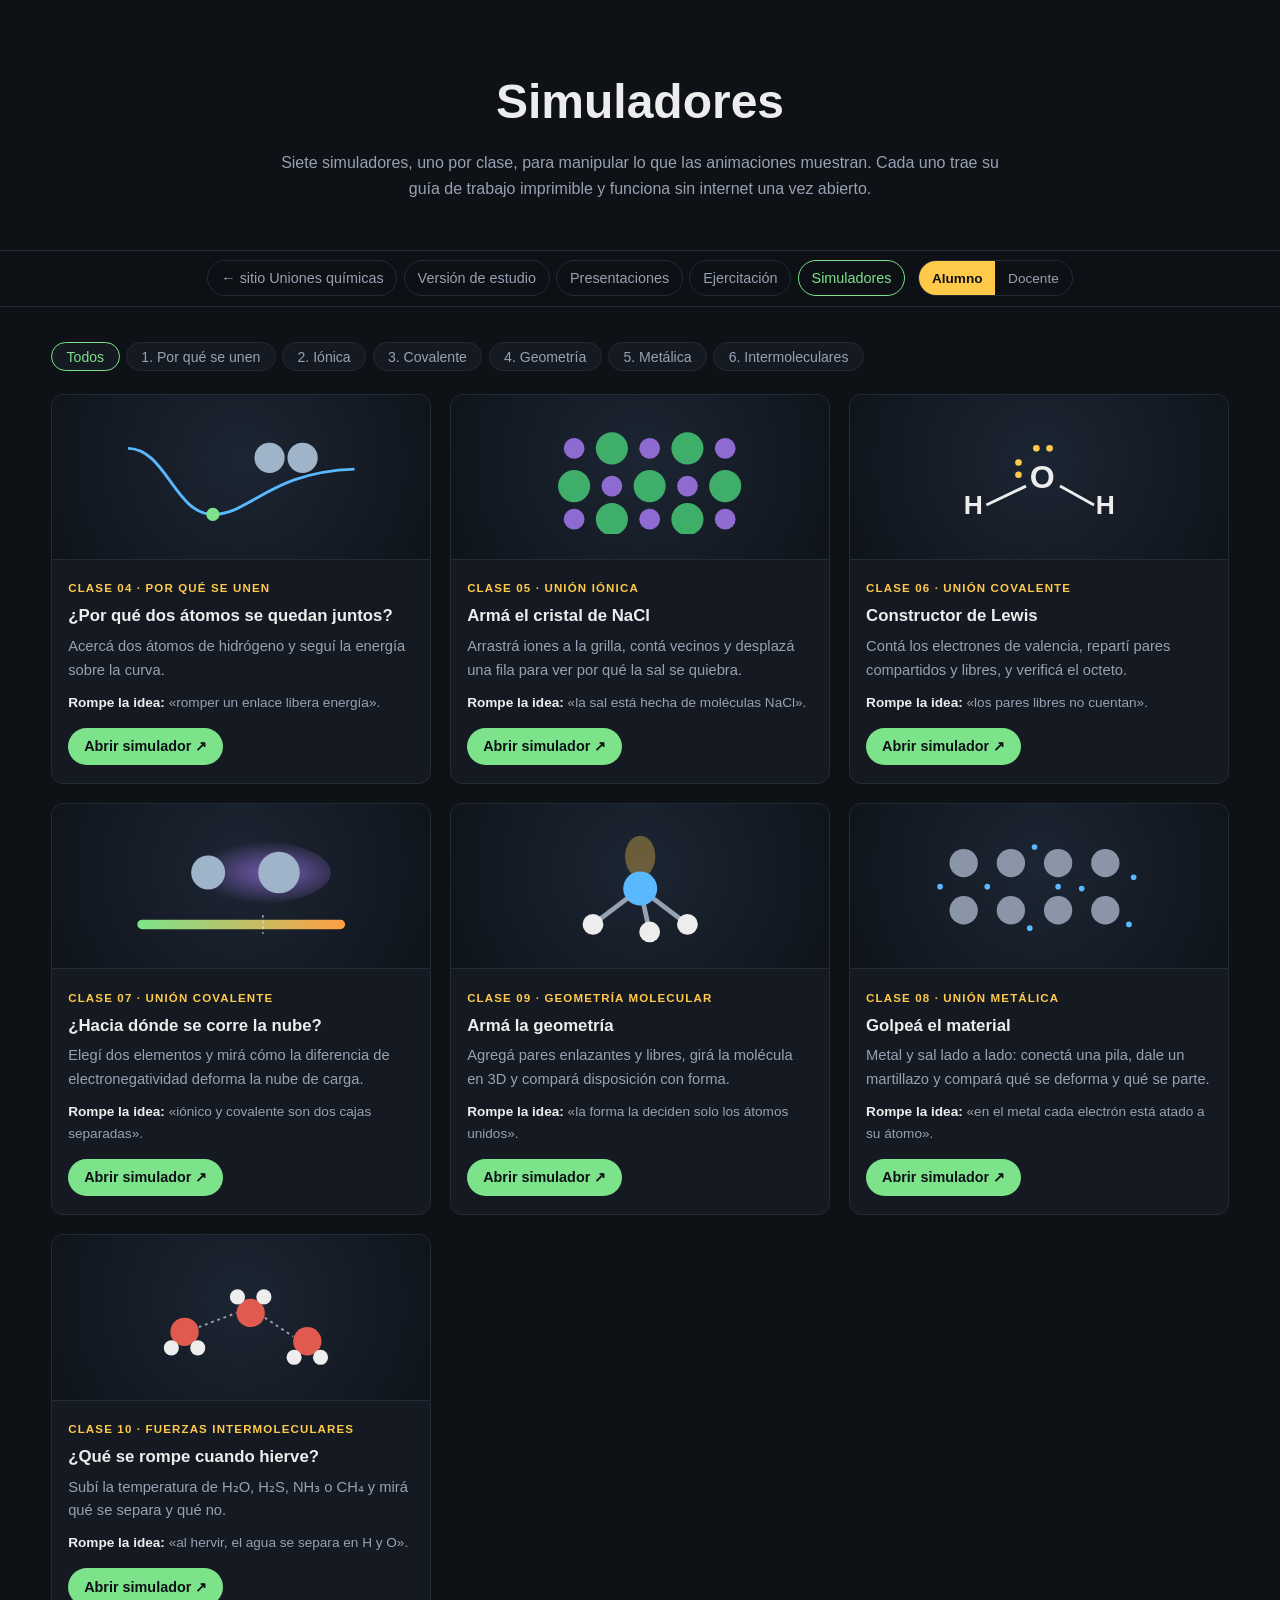
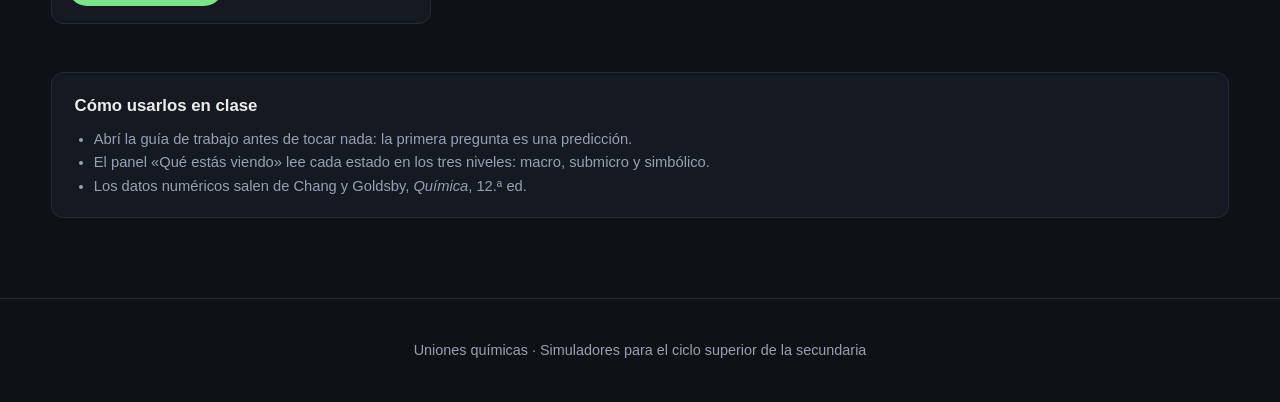
<file: simuladores.html>
<!doctype html>
<html lang="es">
<head>
<meta charset="utf-8">
<meta name="viewport" content="width=device-width, initial-scale=1">
<title>Simuladores - Uniones químicas</title>
<meta name="description" content="Siete simuladores interactivos de uniones químicas:
energía de enlace, red iónica, estructuras de Lewis, polaridad, enlace metálico,
geometría molecular y fuerzas intermoleculares.">
<link rel="stylesheet" href="estilos.css">
<script src="modo.js"></script>
<style>
.filtros { display: flex; gap: .4rem; flex-wrap: wrap; margin: 2.2rem 0 1.4rem; }
.filtros button {
  background: var(--fondo-2); color: var(--suave); border: 1px solid var(--borde);
  border-radius: 999px; padding: .35rem .9rem; cursor: pointer; font-size: .88rem;
}
.filtros button[aria-pressed="true"] { color: var(--acento); border-color: var(--acento); }
.sim .ilustra {
  aspect-ratio: 16 / 7; display: grid; place-items: center;
  background: radial-gradient(circle at 50% 40%, #1c2533, #0f141b);
  border-bottom: 1px solid var(--borde);
}
.sim .ilustra svg { width: 70%; height: auto; }
.sim .clase {
  display: inline-block; font-size: .72rem; font-weight: 700; letter-spacing: .1em;
  text-transform: uppercase; color: var(--aviso); margin-bottom: .35rem;
}
.sim .idea { margin-top: .6rem; font-size: .85rem; }
.sim .idea b { color: var(--texto); font-weight: 600; }
.sim .abrir {
  display: inline-block; margin-top: .9rem; padding: .45rem 1rem; border-radius: 999px;
  background: var(--acento); color: #0E1116; font-weight: 700; font-size: .9rem;
  text-decoration: none;
}
.sim .abrir:hover { filter: brightness(1.1); }
.sim .abrir:focus-visible, .filtros button:focus-visible { outline: 2px solid var(--azul); outline-offset: 2px; }
.nota-uso {
  margin-top: 3rem; padding: 1.2rem 1.4rem; border: 1px solid var(--borde);
  border-radius: 12px; background: var(--fondo-2); color: var(--suave); font-size: .92rem;
}
.nota-uso h2 { color: var(--texto); font-size: 1.05rem; margin: 0 0 .5rem; }
.nota-uso ul { margin: 0; padding-left: 1.2rem; }
[hidden] { display: none !important; }
</style>
</head>
<body>
<header class="portada">
  <h1>Simuladores</h1>
  <p>Siete simuladores, uno por clase, para manipular lo que las animaciones
  muestran. Cada uno trae su guía de trabajo imprimible y funciona sin
  internet una vez abierto.</p>
</header>

<nav class="indice">
  <a href="https://quimica-uniones-e8r.pages.dev/">&larr; sitio Uniones químicas</a>
  <a href="https://quimica-uniones-e8r.pages.dev/estudio/">Versión de estudio</a>
  <a href="https://quimica-uniones-e8r.pages.dev/presentaciones.html">Presentaciones</a>
  <a href="https://quimica-uniones-e8r.pages.dev/ejercicios.html">Ejercitación</a>
  <a href="index.html" class="destacado" aria-current="page">Simuladores</a>
</nav>

<main>
  <div class="filtros" role="group" aria-label="Filtrar por bloque">
    <button type="button" data-f="todos" aria-pressed="true">Todos</button>
    <button type="button" data-f="porque" aria-pressed="false">1. Por qué se unen</button>
    <button type="button" data-f="ionica" aria-pressed="false">2. Iónica</button>
    <button type="button" data-f="covalente" aria-pressed="false">3. Covalente</button>
    <button type="button" data-f="geometria" aria-pressed="false">4. Geometría</button>
    <button type="button" data-f="metalica" aria-pressed="false">5. Metálica</button>
    <button type="button" data-f="intermoleculares" aria-pressed="false">6. Intermoleculares</button>
  </div>

  <div class="grilla">
    <article class="tarjeta sim" data-b="porque">
      <div class="ilustra" aria-hidden="true">
        <svg viewBox="0 0 280 120"><path d="M20 30 C60 30 70 100 110 100 C150 100 170 55 260 52" fill="none" stroke="#5AB8FF" stroke-width="3"/><circle cx="110" cy="100" r="7" fill="#7CE38B"/><circle cx="170" cy="40" r="16" fill="#9fb4c9"/><circle cx="205" cy="40" r="16" fill="#9fb4c9"/></svg>
      </div>
      <div class="texto">
        <span class="clase">Clase 04 · Por qué se unen</span>
        <h3>¿Por qué dos átomos se quedan juntos?</h3>
        <p>Acercá dos átomos de hidrógeno y seguí la energía sobre la curva.</p>
        <p class="idea"><b>Rompe la idea:</b> «romper un enlace libera energía».</p>
        <a class="abrir" href="simuladores/sim-c04-energia-enlace/index.html" target="_blank" rel="noopener">Abrir simulador ↗</a>
      </div>
    </article>

    <article class="tarjeta sim" data-b="ionica">
      <div class="ilustra" aria-hidden="true">
        <svg viewBox="0 0 280 120"><g><circle cx="70" cy="30" r="11" fill="#8E6BD1"/><circle cx="110" cy="30" r="17" fill="#3FAE6A"/><circle cx="150" cy="30" r="11" fill="#8E6BD1"/><circle cx="190" cy="30" r="17" fill="#3FAE6A"/><circle cx="230" cy="30" r="11" fill="#8E6BD1"/></g><g><circle cx="70" cy="70" r="17" fill="#3FAE6A"/><circle cx="110" cy="70" r="11" fill="#8E6BD1"/><circle cx="150" cy="70" r="17" fill="#3FAE6A"/><circle cx="190" cy="70" r="11" fill="#8E6BD1"/><circle cx="230" cy="70" r="17" fill="#3FAE6A"/></g><g><circle cx="70" cy="105" r="11" fill="#8E6BD1"/><circle cx="110" cy="105" r="17" fill="#3FAE6A"/><circle cx="150" cy="105" r="11" fill="#8E6BD1"/><circle cx="190" cy="105" r="17" fill="#3FAE6A"/><circle cx="230" cy="105" r="11" fill="#8E6BD1"/></g></svg>
      </div>
      <div class="texto">
        <span class="clase">Clase 05 · Unión iónica</span>
        <h3>Armá el cristal de NaCl</h3>
        <p>Arrastrá iones a la grilla, contá vecinos y desplazá una fila para ver por qué la sal se quiebra.</p>
        <p class="idea"><b>Rompe la idea:</b> «la sal está hecha de moléculas NaCl».</p>
        <a class="abrir" href="simuladores/sim-c05-red-ionica/index.html" target="_blank" rel="noopener">Abrir simulador ↗</a>
      </div>
    </article>

    <article class="tarjeta sim" data-b="covalente">
      <div class="ilustra" aria-hidden="true">
        <svg viewBox="0 0 280 120" font-family="sans-serif" font-weight="700" fill="#EDEDED"><text x="130" y="72" font-size="34">O</text><text x="60" y="100" font-size="28">H</text><text x="200" y="100" font-size="28">H</text><line x1="84" y1="90" x2="126" y2="70" stroke="#EDEDED" stroke-width="3"/><line x1="162" y1="70" x2="198" y2="90" stroke="#EDEDED" stroke-width="3"/><circle cx="137" cy="30" r="3.5" fill="#FFC94A"/><circle cx="151" cy="30" r="3.5" fill="#FFC94A"/><circle cx="118" cy="45" r="3.5" fill="#FFC94A"/><circle cx="118" cy="58" r="3.5" fill="#FFC94A"/></svg>
      </div>
      <div class="texto">
        <span class="clase">Clase 06 · Unión covalente</span>
        <h3>Constructor de Lewis</h3>
        <p>Contá los electrones de valencia, repartí pares compartidos y libres, y verificá el octeto.</p>
        <p class="idea"><b>Rompe la idea:</b> «los pares libres no cuentan».</p>
        <a class="abrir" href="simuladores/sim-c06-lewis/index.html" target="_blank" rel="noopener">Abrir simulador ↗</a>
      </div>
    </article>

    <article class="tarjeta sim" data-b="covalente">
      <div class="ilustra" aria-hidden="true">
        <svg viewBox="0 0 280 120"><defs><linearGradient id="g7"><stop offset="0" stop-color="#7CE38B"/><stop offset="1" stop-color="#FF9F43"/></linearGradient><radialGradient id="n7" cx="65%"><stop offset="0" stop-color="#8E6BD1" stop-opacity=".8"/><stop offset="1" stop-color="#8E6BD1" stop-opacity="0"/></radialGradient></defs><ellipse cx="150" cy="45" rx="85" ry="34" fill="url(#n7)"/><circle cx="105" cy="45" r="18" fill="#9fb4c9"/><circle cx="180" cy="45" r="22" fill="#9fb4c9"/><rect x="30" y="95" width="220" height="10" rx="5" fill="url(#g7)"/><line x1="163" y1="90" x2="163" y2="110" stroke="#EDEDED" stroke-dasharray="3 3"/></svg>
      </div>
      <div class="texto">
        <span class="clase">Clase 07 · Unión covalente</span>
        <h3>¿Hacia dónde se corre la nube?</h3>
        <p>Elegí dos elementos y mirá cómo la diferencia de electronegatividad deforma la nube de carga.</p>
        <p class="idea"><b>Rompe la idea:</b> «iónico y covalente son dos cajas separadas».</p>
        <a class="abrir" href="simuladores/sim-c07-polaridad/index.html" target="_blank" rel="noopener">Abrir simulador ↗</a>
      </div>
    </article>

    <article class="tarjeta sim" data-b="geometria">
      <div class="ilustra" aria-hidden="true">
        <svg viewBox="0 0 280 120"><ellipse cx="140" cy="28" rx="16" ry="22" fill="#FFC94A" opacity=".35"/><line x1="140" y1="62" x2="90" y2="100" stroke="#98A1B3" stroke-width="5"/><line x1="140" y1="62" x2="190" y2="100" stroke="#98A1B3" stroke-width="5"/><line x1="140" y1="62" x2="150" y2="108" stroke="#98A1B3" stroke-width="5"/><circle cx="140" cy="62" r="18" fill="#5AB8FF"/><circle cx="90" cy="100" r="11" fill="#EDEDED"/><circle cx="190" cy="100" r="11" fill="#EDEDED"/><circle cx="150" cy="108" r="11" fill="#EDEDED"/></svg>
      </div>
      <div class="texto">
        <span class="clase">Clase 09 · Geometría molecular</span>
        <h3>Armá la geometría</h3>
        <p>Agregá pares enlazantes y libres, girá la molécula en 3D y compará disposición con forma.</p>
        <p class="idea"><b>Rompe la idea:</b> «la forma la deciden solo los átomos unidos».</p>
        <a class="abrir" href="simuladores/sim-c09-geometria-trepev/index.html" target="_blank" rel="noopener">Abrir simulador ↗</a>
      </div>
    </article>

    <article class="tarjeta sim" data-b="metalica">
      <div class="ilustra" aria-hidden="true">
        <svg viewBox="0 0 280 120"><g fill="#8a96a8"><circle cx="60" cy="35" r="15"/><circle cx="110" cy="35" r="15"/><circle cx="160" cy="35" r="15"/><circle cx="210" cy="35" r="15"/><circle cx="60" cy="85" r="15"/><circle cx="110" cy="85" r="15"/><circle cx="160" cy="85" r="15"/><circle cx="210" cy="85" r="15"/></g><g fill="#5AB8FF"><circle cx="85" cy="60" r="3"/><circle cx="135" cy="18" r="3"/><circle cx="185" cy="62" r="3"/><circle cx="240" cy="50" r="3"/><circle cx="35" cy="60" r="3"/><circle cx="130" cy="104" r="3"/><circle cx="235" cy="100" r="3"/><circle cx="160" cy="60" r="3"/></g></svg>
      </div>
      <div class="texto">
        <span class="clase">Clase 08 · Unión metálica</span>
        <h3>Golpeá el material</h3>
        <p>Metal y sal lado a lado: conectá una pila, dale un martillazo y compará qué se deforma y qué se parte.</p>
        <p class="idea"><b>Rompe la idea:</b> «en el metal cada electrón está atado a su átomo».</p>
        <a class="abrir" href="simuladores/sim-c08-mar-electrones/index.html" target="_blank" rel="noopener">Abrir simulador ↗</a>
      </div>
    </article>

    <article class="tarjeta sim" data-b="intermoleculares">
      <div class="ilustra" aria-hidden="true">
        <svg viewBox="0 0 280 120"><g stroke="#98A1B3" stroke-dasharray="3 4" stroke-width="2"><line x1="95" y1="70" x2="135" y2="55"/><line x1="165" y1="60" x2="195" y2="80"/></g><g><circle cx="80" cy="75" r="15" fill="#E05A4F"/><circle cx="66" cy="92" r="8" fill="#EDEDED"/><circle cx="94" cy="92" r="8" fill="#EDEDED"/><circle cx="150" cy="55" r="15" fill="#E05A4F"/><circle cx="136" cy="38" r="8" fill="#EDEDED"/><circle cx="164" cy="38" r="8" fill="#EDEDED"/><circle cx="210" cy="85" r="15" fill="#E05A4F"/><circle cx="196" cy="102" r="8" fill="#EDEDED"/><circle cx="224" cy="102" r="8" fill="#EDEDED"/></g></svg>
      </div>
      <div class="texto">
        <span class="clase">Clase 10 · Fuerzas intermoleculares</span>
        <h3>¿Qué se rompe cuando hierve?</h3>
        <p>Subí la temperatura de H₂O, H₂S, NH₃ o CH₄ y mirá qué se separa y qué no.</p>
        <p class="idea"><b>Rompe la idea:</b> «al hervir, el agua se separa en H y O».</p>
        <a class="abrir" href="simuladores/sim-c10-ebullicion/index.html" target="_blank" rel="noopener">Abrir simulador ↗</a>
      </div>
    </article>
  </div>

  <section class="nota-uso">
    <h2>Cómo usarlos en clase</h2>
    <ul>
      <li>Abrí la guía de trabajo antes de tocar nada: la primera pregunta es una predicción.</li>
      <li>El panel «Qué estás viendo» lee cada estado en los tres niveles: macro, submicro y simbólico.</li>
      <li>Los datos numéricos salen de Chang y Goldsby, <i>Química</i>, 12.ª ed.</li>
    </ul>
  </section>
  
</main>
<footer>
  Uniones químicas · Simuladores para el ciclo superior de la secundaria
</footer>

<script>
(function () {
  var botones = document.querySelectorAll('.filtros button');
  var tarjetas = document.querySelectorAll('.sim');
  botones.forEach(function (b) {
    b.addEventListener('click', function () {
      var f = b.dataset.f;
      botones.forEach(function (x) { x.setAttribute('aria-pressed', x === b ? 'true' : 'false'); });
      tarjetas.forEach(function (t) { t.hidden = f !== 'todos' && t.dataset.b !== f; });
    });
  });
})();
</script>
</body>
</html>
</file>
<file: estilos.css>
:root {
  --fondo: #0E1116;
  --fondo-2: #151A22;
  --borde: #232B37;
  --texto: #EDEDED;
  --suave: #98A1B3;
  --acento: #7CE38B;
  --aviso: #FFC94A;
  --azul: #5AB8FF;
}
* { box-sizing: border-box; }
body {
  margin: 0;
  background: var(--fondo);
  color: var(--texto);
  font-family: -apple-system, BlinkMacSystemFont, "Segoe UI", Roboto, sans-serif;
  line-height: 1.6;
}
a { color: var(--azul); }
header.portada {
  padding: 4rem 1.5rem 3rem;
  text-align: center;
  border-bottom: 1px solid var(--borde);
}
header.portada h1 { font-size: clamp(1.8rem, 5vw, 3rem); margin: 0 0 .6rem; }
header.portada p { color: var(--suave); max-width: 46rem; margin: 0 auto; }
header.portada p.previo { margin-top: 1.2rem; font-size: .95rem; }
nav.indice {
  position: sticky; top: 0; z-index: 10;
  background: rgba(14,17,22,.94);
  backdrop-filter: blur(8px);
  border-bottom: 1px solid var(--borde);
  padding: .6rem 1rem;
  display: flex; gap: .4rem; flex-wrap: wrap; justify-content: center;
}
nav.indice a {
  color: var(--suave); text-decoration: none;
  padding: .35rem .8rem; border-radius: 999px;
  border: 1px solid var(--borde); font-size: .9rem; white-space: nowrap;
}
nav.indice a:hover { color: var(--texto); border-color: var(--azul); }
nav.indice a.destacado { color: var(--acento); border-color: var(--acento); }
main { max-width: 76rem; margin: 0 auto; padding: 0 1.2rem 5rem; }
section.bloque { padding-top: 3.2rem; }
section.bloque > h2 {
  font-size: clamp(1.3rem, 3.2vw, 1.9rem); margin: 0 0 .3rem;
}
section.bloque > h2 .n {
  color: var(--acento); font-variant-numeric: tabular-nums; margin-right: .5rem;
}
section.bloque > p.resumen { color: var(--suave); margin: 0 0 1.6rem; max-width: 52rem; }
.grilla {
  display: grid; gap: 1.2rem;
  grid-template-columns: repeat(auto-fit, minmax(min(100%, 22rem), 1fr));
}
.tarjeta {
  background: var(--fondo-2); border: 1px solid var(--borde);
  border-radius: 12px; overflow: hidden; display: flex; flex-direction: column;
}
.tarjeta video, .tarjeta img { width: 100%; display: block; background: #000; }
.tarjeta .texto { padding: .9rem 1rem 1.1rem; }
.tarjeta h3 { margin: 0 0 .3rem; font-size: 1.05rem; }
.tarjeta p { margin: 0; color: var(--suave); font-size: .92rem; }
h3.subtitulo {
  margin: 2.2rem 0 1rem; font-size: 1rem; color: var(--suave);
  text-transform: uppercase; letter-spacing: .08em; font-weight: 600;
}
.laminas { grid-template-columns: repeat(auto-fit, minmax(min(100%, 17rem), 1fr)); }
.laminas .tarjeta img { border-bottom: 1px solid var(--borde); }
.descargas { display: flex; gap: .8rem; flex-wrap: wrap; margin-top: .6rem; }
.descargas a { font-size: .85rem; text-decoration: none; border-bottom: 1px dotted; }
footer {
  border-top: 1px solid var(--borde); padding: 2.5rem 1.5rem;
  text-align: center; color: var(--suave); font-size: .9rem;
}

/* ===== Modo alumno / docente ===== */
html[data-modo="alumno"] .solo-docente,
html[data-modo="docente"] .solo-alumno { display: none !important; }
.modo-switch {
  display: inline-flex; border: 1px solid var(--borde); border-radius: 999px;
  overflow: hidden; margin-left: .4rem;
}
.modo-switch button {
  background: transparent; color: var(--suave); border: 0; cursor: pointer;
  padding: .35rem .8rem; font-size: .85rem; font-family: inherit;
}
.modo-switch button[aria-pressed="true"] { background: var(--aviso); color: #0E1116; font-weight: 700; }
.modo-switch button:focus-visible { outline: 2px solid var(--azul); outline-offset: -2px; }
.caja-docente {
  border: 1px solid rgba(255, 201, 74, .45); background: rgba(255, 201, 74, .06);
  border-radius: 12px; padding: 1rem 1.2rem; margin: 1.4rem 0;
}
.caja-docente > summary, .caja-docente h3.docente-titulo {
  color: var(--aviso); font-weight: 700; cursor: pointer; margin: 0;
}
.caja-docente p, .caja-docente li { color: var(--texto); font-size: .93rem; }
.etiqueta-docente {
  display: inline-block; font-size: .7rem; font-weight: 700; letter-spacing: .08em;
  text-transform: uppercase; color: #0E1116; background: var(--aviso);
  border-radius: 999px; padding: .1rem .55rem; margin-right: .4rem; vertical-align: middle;
}

/* ===== Portada ===== */
.cifras { display: flex; gap: .5rem; flex-wrap: wrap; justify-content: center; margin: 1.4rem 0 0; }
.cifras a {
  color: var(--texto); text-decoration: none; border: 1px solid var(--borde);
  border-radius: 999px; padding: .3rem .8rem; font-size: .88rem; background: var(--fondo-2);
}
.cifras a:hover { border-color: var(--azul); }
.cta { display: flex; gap: .7rem; flex-wrap: wrap; justify-content: center; margin-top: 1.6rem; }
.boton {
  display: inline-block; padding: .6rem 1.2rem; border-radius: 999px; font-weight: 700;
  text-decoration: none; border: 1px solid var(--borde); color: var(--texto);
}
.boton.principal { background: var(--acento); color: #0E1116; border-color: var(--acento); }
.boton:hover { filter: brightness(1.1); border-color: var(--azul); }
.boton:focus-visible { outline: 2px solid var(--azul); outline-offset: 2px; }
.tarjeta .texto .boton { margin-top: .8rem; font-size: .88rem; padding: .4rem .9rem; }

/* ===== Lectura y repaso por bloque ===== */
details.lectura {
  background: var(--fondo-2); border: 1px solid var(--borde); border-radius: 12px;
  padding: .8rem 1.1rem; margin: 0 0 1.6rem;
}
details.lectura > summary { cursor: pointer; color: var(--acento); font-weight: 600; }
details.lectura h3 { font-size: 1rem; margin: 1.3rem 0 .4rem; color: var(--texto); }
details.lectura p, details.lectura li { color: var(--suave); max-width: 52rem; }
details.lectura strong { color: var(--texto); }
details.lectura .clave {
  color: var(--texto); border-left: 3px solid var(--acento); padding-left: .8rem;
}
.enlaces-bloque { display: flex; gap: .6rem; flex-wrap: wrap; margin: 0 0 1.6rem; }
.enlaces-bloque a {
  font-size: .88rem; text-decoration: none; border: 1px solid var(--borde);
  border-radius: 999px; padding: .35rem .85rem; color: var(--texto);
}
.enlaces-bloque a:hover { border-color: var(--azul); }
.repaso {
  margin-top: 2rem; border: 1px dashed var(--borde); border-radius: 12px; padding: 1rem 1.2rem;
}
.repaso h3 { margin: 0 0 .3rem; font-size: .95rem; text-transform: uppercase; letter-spacing: .08em; color: var(--suave); }
.repaso p { color: var(--suave); font-size: .9rem; margin: 0 0 .6rem; }
.repaso label { display: flex; gap: .6rem; align-items: flex-start; margin: .45rem 0; cursor: pointer; }
.repaso input { margin-top: .35rem; accent-color: var(--acento); width: 1.05rem; height: 1.05rem; }
.repaso-cuenta { float: right; color: var(--acento); font-size: .85rem; }
.solo-lector { position: absolute; width: 1px; height: 1px; overflow: hidden; clip: rect(0 0 0 0); }

/* ===== Tablas del panel docente ===== */
.tabla-docente { width: 100%; border-collapse: collapse; font-size: .9rem; margin-top: .8rem; }
.tabla-docente th, .tabla-docente td { border-bottom: 1px solid var(--borde); padding: .45rem .5rem; text-align: left; vertical-align: top; }
.tabla-docente th { color: var(--aviso); font-weight: 600; }
.tabla-docente td { color: var(--texto); }
.tabla-docente td.pend { color: var(--suave); font-style: italic; }
.tabla-scroll { overflow-x: auto; }

@media print {
  nav.indice, .modo-switch, .cta, .enlaces-bloque { display: none !important; }
  body { background: #fff; color: #000; }
}
</file>
